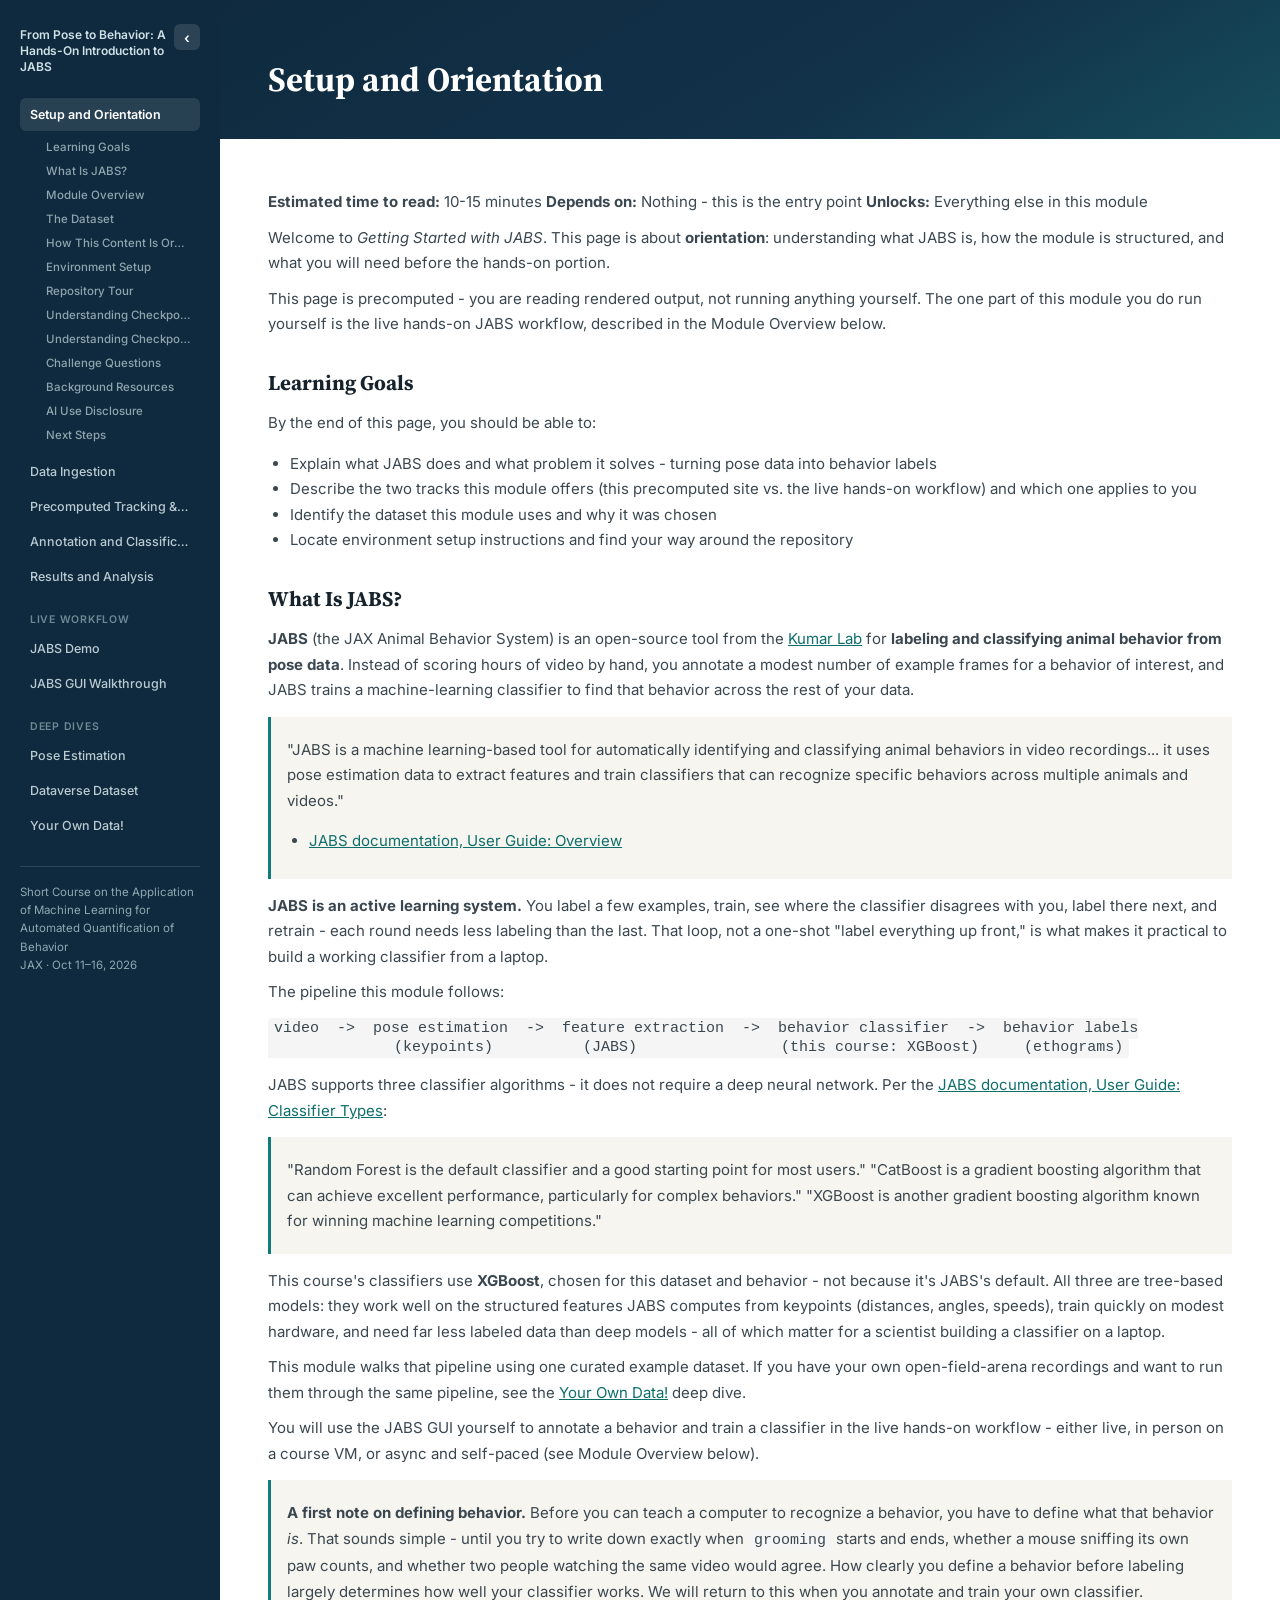
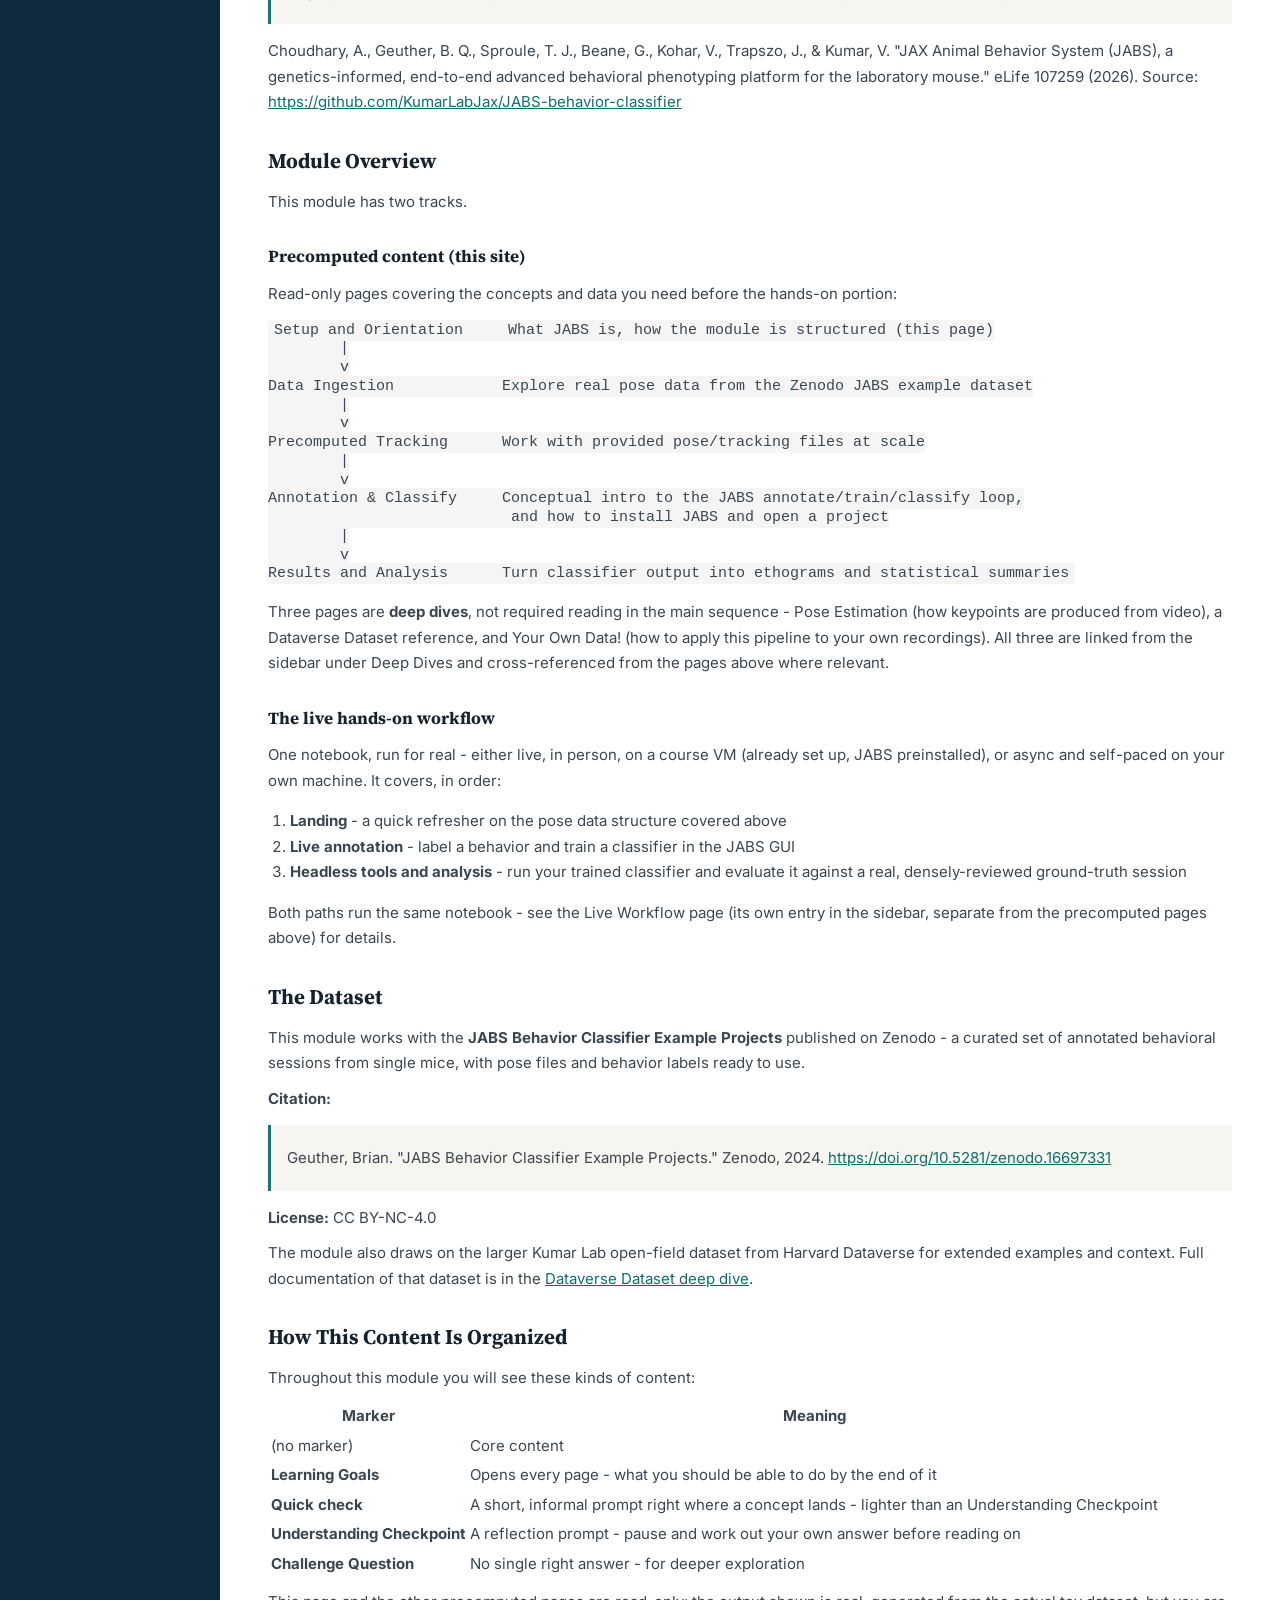
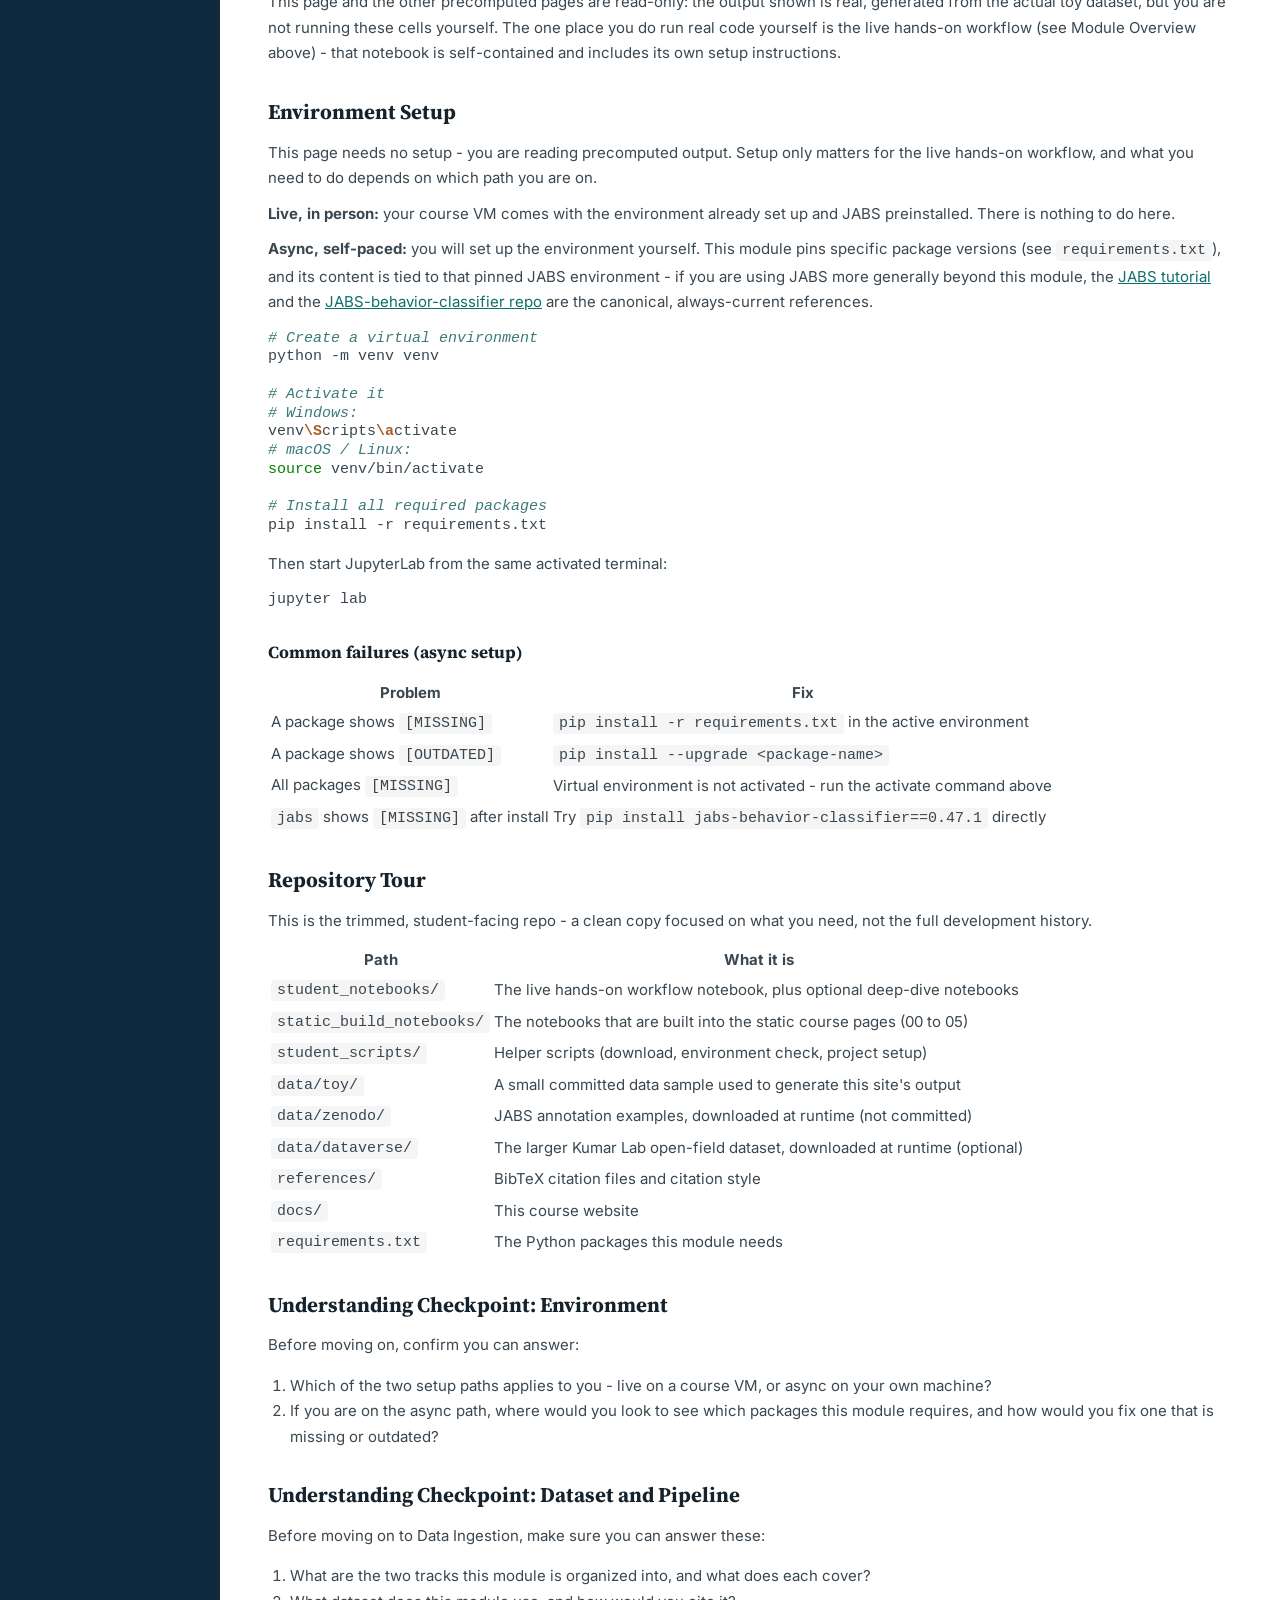
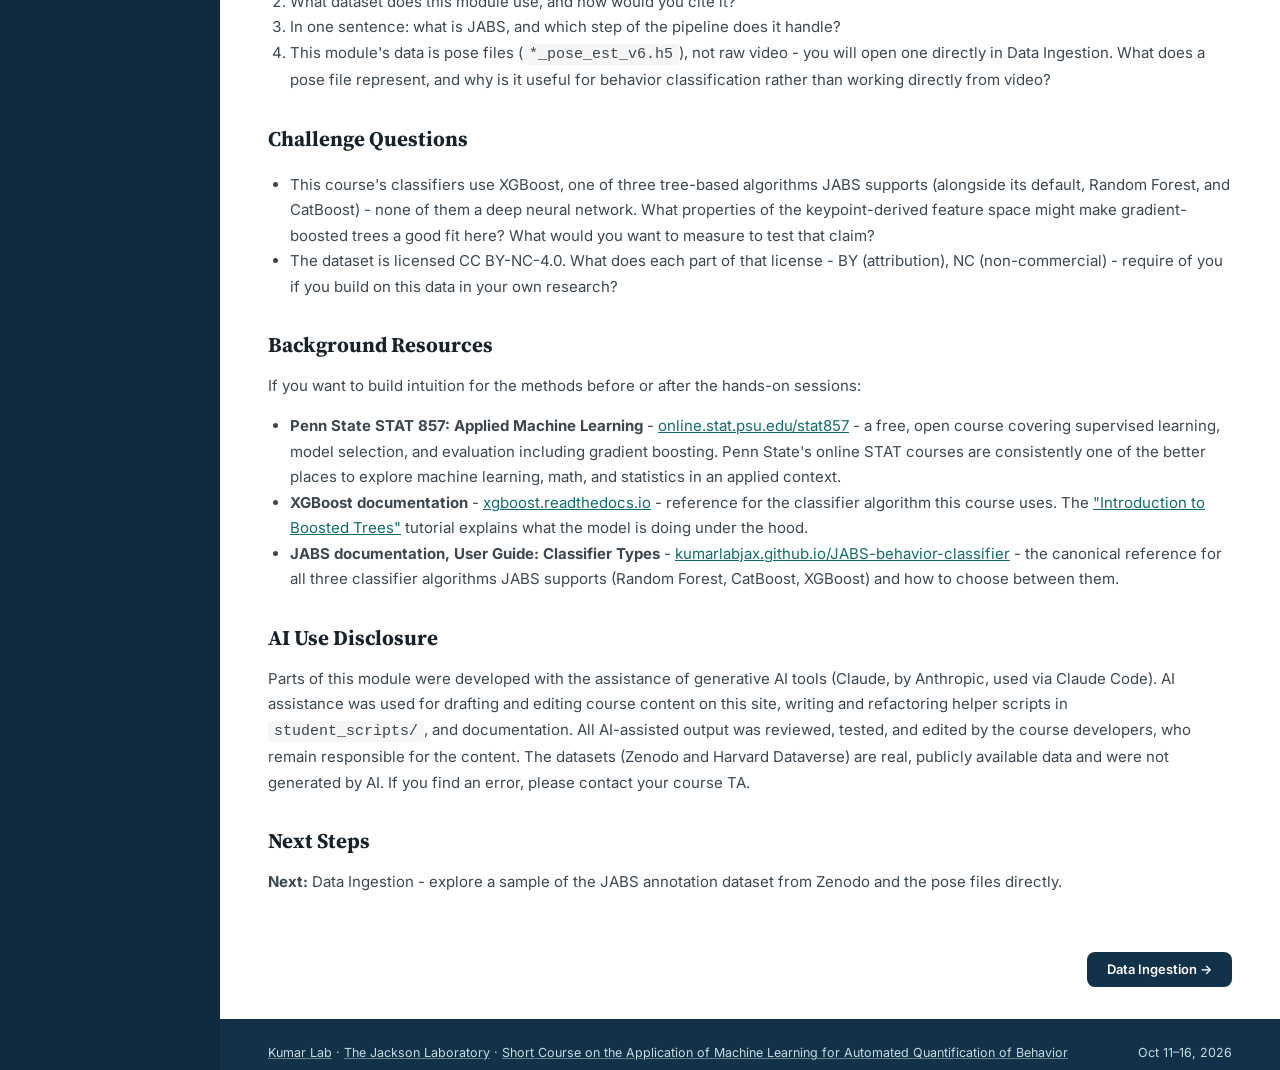
<file: docs/index.html>
<!DOCTYPE html>
<html lang="en">
<head>
<meta charset="UTF-8">
<meta http-equiv="refresh" content="0; url=00_setup_and_orientation.html">
<link rel="canonical" href="00_setup_and_orientation.html">
<title>Getting Started with JABS</title>
</head>
<body>
<p>Redirecting to <a href="00_setup_and_orientation.html">Setup and Orientation</a>...</p>
</body>
</html>
</file>
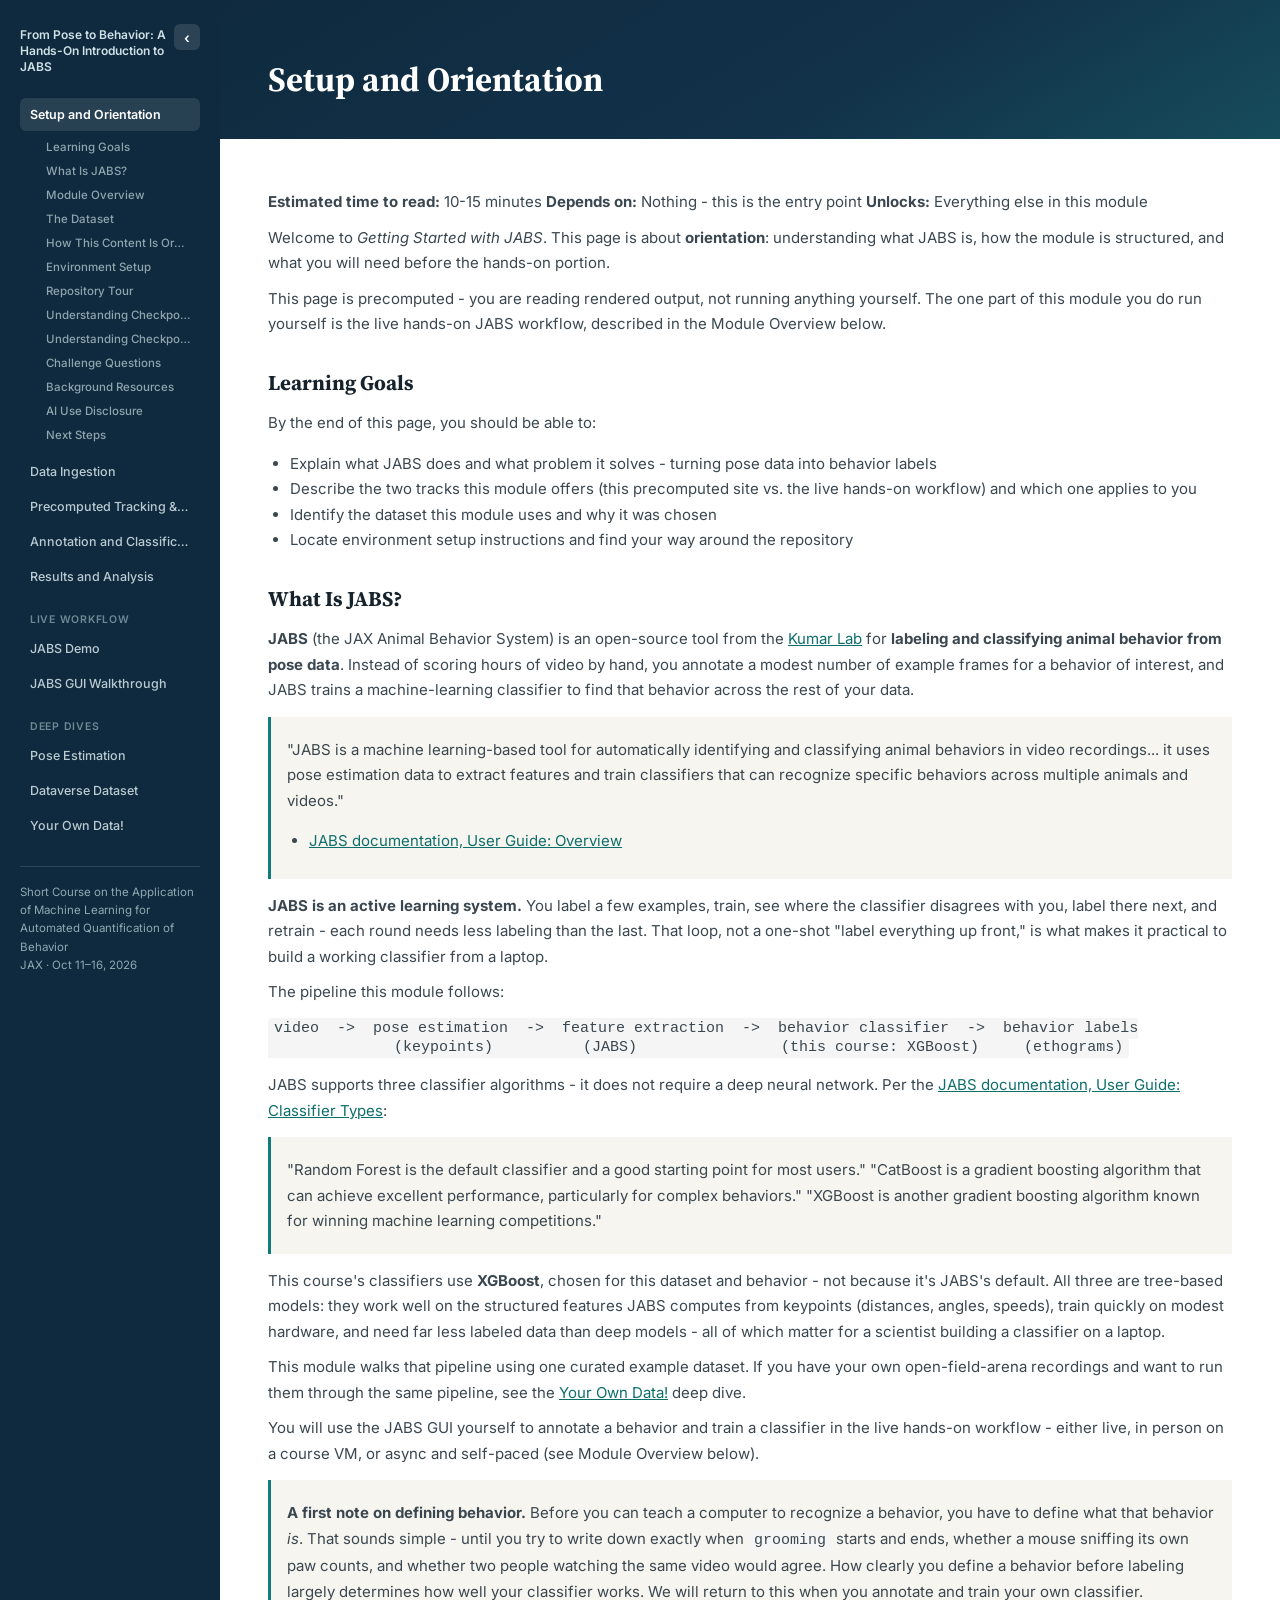
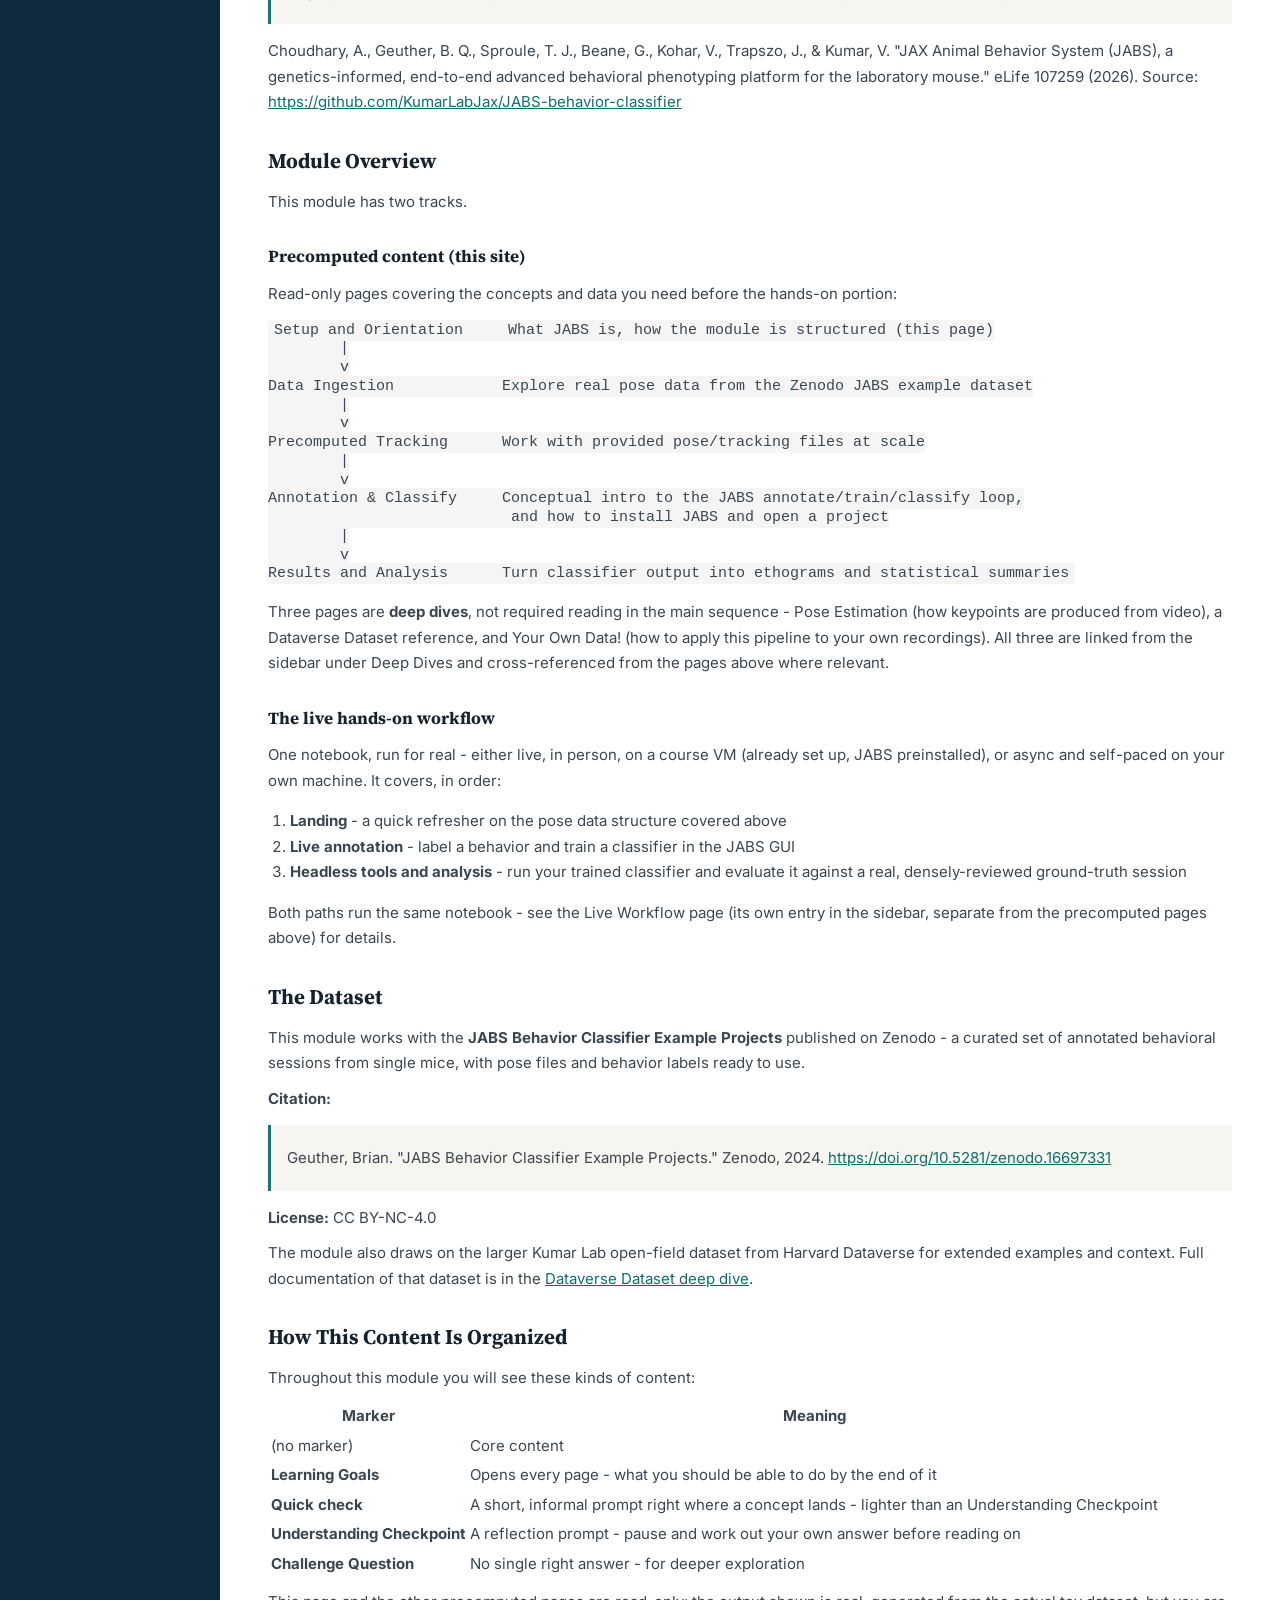
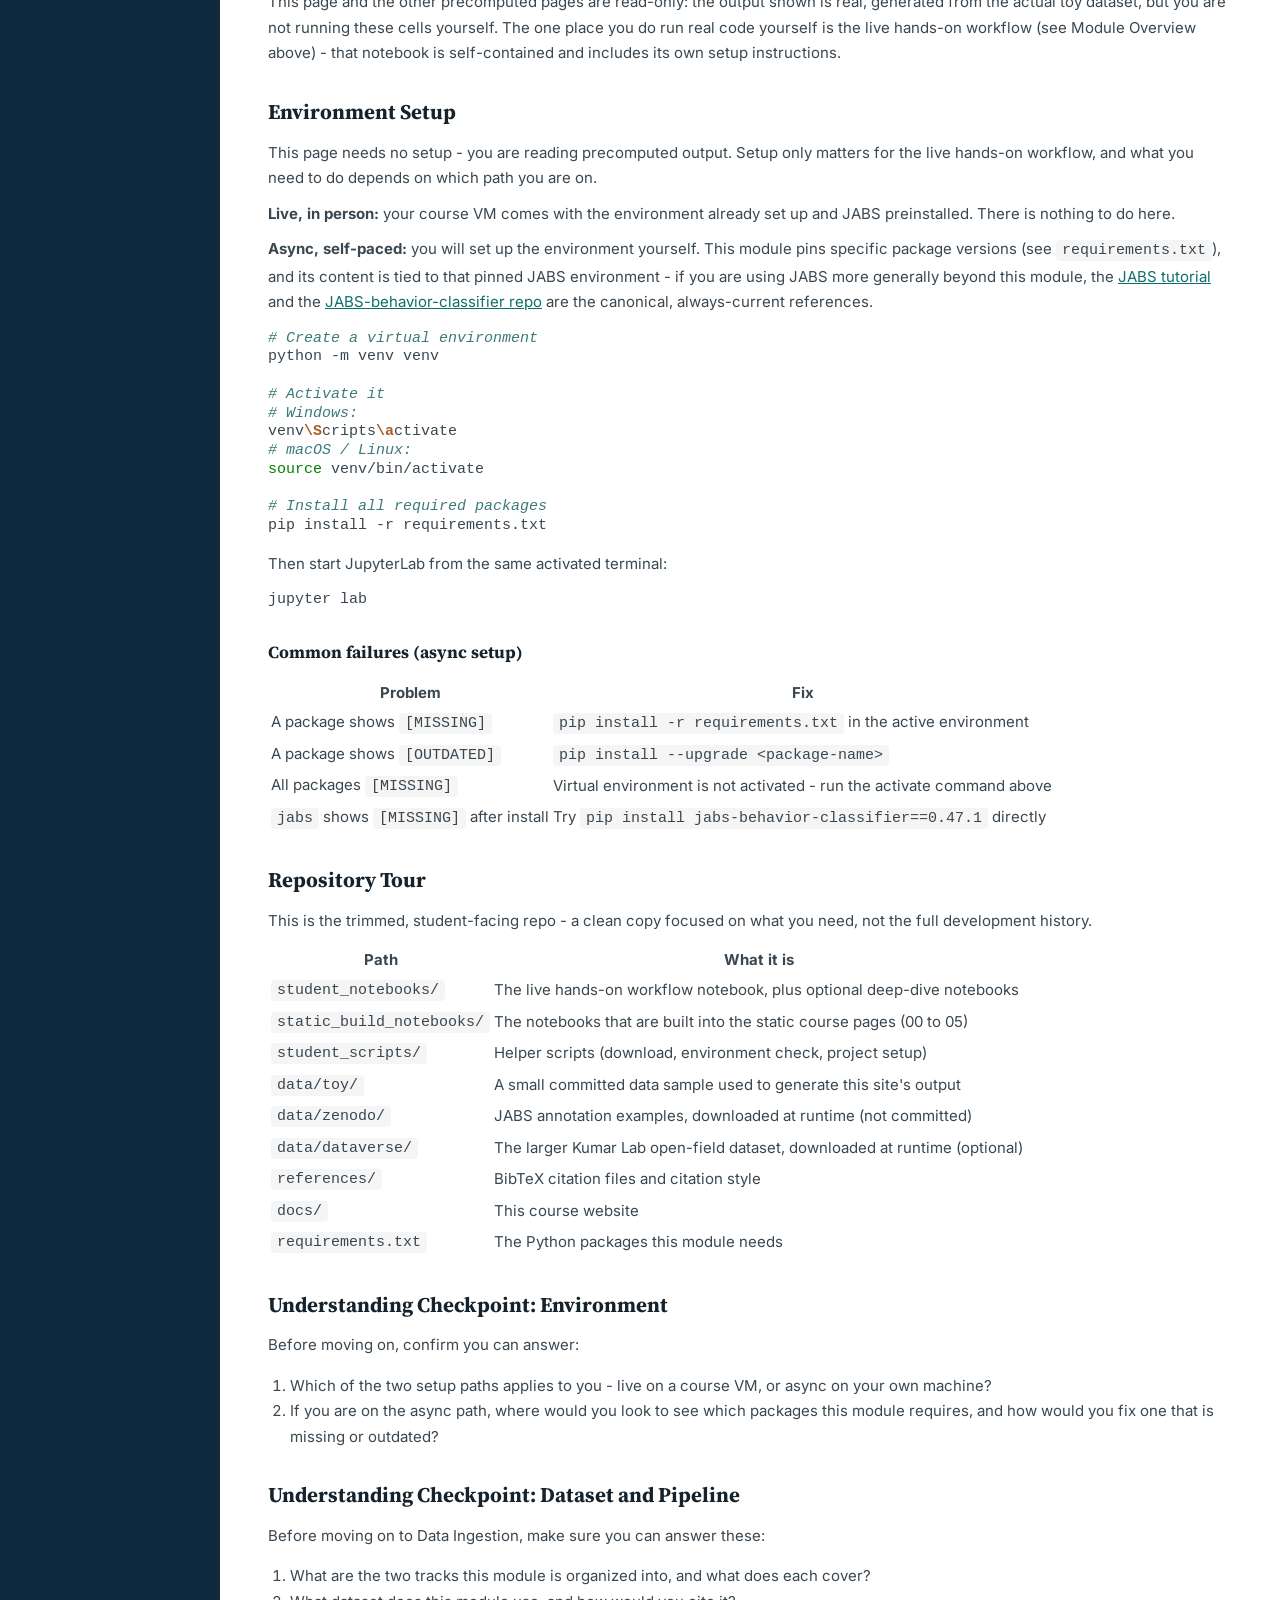
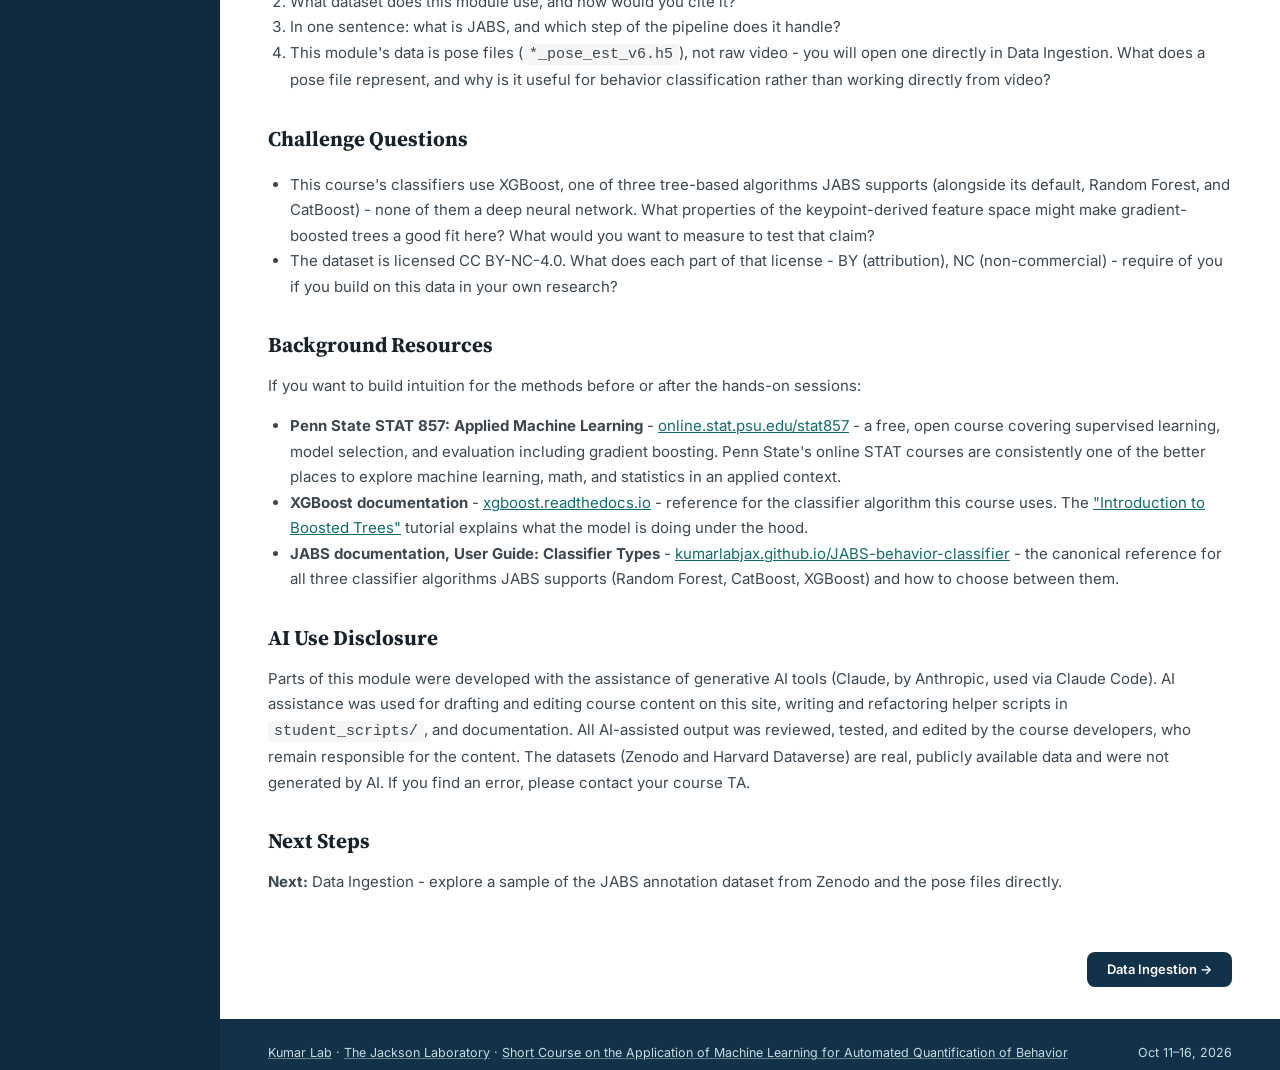
<file: docs/00_setup_and_orientation.html>
<!DOCTYPE html>
<html lang="en">
<head>
<meta charset="UTF-8">
<meta name="viewport" content="width=device-width, initial-scale=1">
<title>Setup and Orientation - Getting Started with JABS</title>
<link rel="preconnect" href="https://fonts.googleapis.com">
<link href="https://fonts.googleapis.com/css2?family=Inter:wght@400;500;600;700;800&family=Source+Serif+4:opsz,wght@8..60,600;8..60,700&display=swap" rel="stylesheet">
<link rel="stylesheet" href="_shared/design-system.css">
<link rel="stylesheet" href="_shared/pygments.css">
</head>
<body>

<div class="page">

  <aside class="sidebar" id="sidebar">
    <div class="sidebar-head">
      <span class="sidebar-brand sidebar-label">From Pose to Behavior: A Hands-On Introduction to JABS</span>
      <button class="sidebar-toggle" id="sidebarToggle" aria-label="Toggle sidebar">&lsaquo;</button>
    </div>
    <nav class="sidebar-nav">
      <a href="00_setup_and_orientation.html" class="active sidebar-label">Setup and Orientation</a>
      <ul class="sidebar-toc sidebar-label">
        <li><a href="#Learning-Goals">Learning Goals</a></li>
        <li><a href="#What-Is-JABS?">What Is JABS?</a></li>
        <li><a href="#Module-Overview">Module Overview</a></li>
        <li><a href="#The-Dataset">The Dataset</a></li>
        <li><a href="#How-This-Content-Is-Organized">How This Content Is Organized</a></li>
        <li><a href="#Environment-Setup">Environment Setup</a></li>
        <li><a href="#Repository-Tour">Repository Tour</a></li>
        <li><a href="#Understanding-Checkpoint:-Environment">Understanding Checkpoint: Environment</a></li>
        <li><a href="#Understanding-Checkpoint:-Dataset-and-Pipeline">Understanding Checkpoint: Dataset and Pipeline</a></li>
        <li><a href="#Challenge-Questions">Challenge Questions</a></li>
        <li><a href="#Background-Resources">Background Resources</a></li>
        <li><a href="#AI-Use-Disclosure">AI Use Disclosure</a></li>
        <li><a href="#Next-Steps">Next Steps</a></li>
      </ul>
      <a href="01_data_ingestion.html" class="sidebar-label">Data Ingestion</a>
      <a href="03_precomputed_tracking.html" class="sidebar-label">Precomputed Tracking & QC</a>
      <a href="04_jabs_classification.html" class="sidebar-label">Annotation and Classification with JABS</a>
      <a href="05_results_and_analysis.html" class="sidebar-label">Results and Analysis</a>
      <div class="sidebar-heading sidebar-label">Live Workflow</div>
      <a href="live_demo.html" class="sidebar-label">JABS Demo</a>
      <a href="live_demo_jabs_gui_walkthrough.html" class="sidebar-label">JABS GUI Walkthrough</a>
      <div class="sidebar-heading sidebar-label">Deep Dives</div>
      <a href="02_pose_estimation.html" class="sidebar-label">Pose Estimation</a>
      <a href="deep_dive_dataverse.html" class="sidebar-label">Dataverse Dataset</a>
      <a href="deep_dive_your_data.html" class="sidebar-label">Your Own Data!</a>
    </nav>
    <div class="sidebar-footer sidebar-label">Short Course on the Application of Machine Learning for Automated Quantification of Behavior<br>JAX &middot; Oct 11&ndash;16, 2026</div>
  </aside>

  <div class="main">

    <div class="hero">
      <h1>Setup and Orientation</h1>
    </div>

    <section>
      <div class="nb-body">
<div class="cell border-box-sizing text_cell rendered" id="cell-id=0"><div class="prompt input_prompt">
</div><div class="inner_cell">
<div class="text_cell_render border-box-sizing rendered_html">
<p><strong>Estimated time to read:</strong> 10-15 minutes
<strong>Depends on:</strong> Nothing - this is the entry point
<strong>Unlocks:</strong> Everything else in this module</p>
<p>Welcome to <em>Getting Started with JABS</em>. This page is about <strong>orientation</strong>: understanding what JABS is, how the module is structured, and what you will need before the hands-on portion.</p>
<p>This page is precomputed - you are reading rendered output, not running anything yourself. The one part of this module you do run yourself is the live hands-on JABS workflow, described in the Module Overview below.</p>
</div>
</div>
</div>
<div class="cell border-box-sizing text_cell rendered" id="cell-id=1"><div class="prompt input_prompt">
</div><div class="inner_cell">
<div class="text_cell_render border-box-sizing rendered_html">
<h2 id="Learning-Goals">Learning Goals<a class="anchor-link" href="#Learning-Goals">¶</a></h2><p>By the end of this page, you should be able to:</p>
<ul>
<li>Explain what JABS does and what problem it solves - turning pose data into behavior labels</li>
<li>Describe the two tracks this module offers (this precomputed site vs. the live hands-on workflow) and which one applies to you</li>
<li>Identify the dataset this module uses and why it was chosen</li>
<li>Locate environment setup instructions and find your way around the repository</li>
</ul>
</div>
</div>
</div>
<div class="cell border-box-sizing text_cell rendered" id="cell-id=2"><div class="prompt input_prompt">
</div><div class="inner_cell">
<div class="text_cell_render border-box-sizing rendered_html">
<h2 id="What-Is-JABS?">What Is JABS?<a class="anchor-link" href="#What-Is-JABS?">¶</a></h2><p><strong>JABS</strong> (the JAX Animal Behavior System) is an open-source tool from the <a href="https://www.kumarlab.org/">Kumar Lab</a> for <strong>labeling and classifying animal behavior from pose data</strong>. Instead of scoring hours of video by hand, you annotate a modest number of example frames for a behavior of interest, and JABS trains a machine-learning classifier to find that behavior across the rest of your data.</p>
<blockquote>
<p>"JABS is a machine learning-based tool for automatically identifying and classifying animal behaviors in video recordings... it uses pose estimation data to extract features and train classifiers that can recognize specific behaviors across multiple animals and videos."</p>
<ul>
<li><a href="https://kumarlabjax.github.io/JABS-behavior-classifier/user-guide/overview/">JABS documentation, User Guide: Overview</a></li>
</ul>
</blockquote>
<p><strong>JABS is an active learning system.</strong> You label a few examples, train, see where the classifier disagrees with you, label there next, and retrain - each round needs less labeling than the last. That loop, not a one-shot "label everything up front," is what makes it practical to build a working classifier from a laptop.</p>
<p>The pipeline this module follows:</p>
<pre><code>video  -&gt;  pose estimation  -&gt;  feature extraction  -&gt;  behavior classifier  -&gt;  behavior labels
              (keypoints)          (JABS)                (this course: XGBoost)     (ethograms)
</code></pre>
<p>JABS supports three classifier algorithms - it does not require a deep neural network. Per the <a href="https://kumarlabjax.github.io/JABS-behavior-classifier/user-guide/classifier-types/">JABS documentation, User Guide: Classifier Types</a>:</p>
<blockquote>
<p>"Random Forest is the default classifier and a good starting point for most users."
"CatBoost is a gradient boosting algorithm that can achieve excellent performance, particularly for complex behaviors."
"XGBoost is another gradient boosting algorithm known for winning machine learning competitions."</p>
</blockquote>
<p>This course's classifiers use <strong>XGBoost</strong>, chosen for this dataset and behavior - not because it's JABS's default. All three are tree-based models: they work well on the structured features JABS computes from keypoints (distances, angles, speeds), train quickly on modest hardware, and need far less labeled data than deep models - all of which matter for a scientist building a classifier on a laptop.</p>
<p>This module walks that pipeline using one curated example dataset. If you have your own open-field-arena recordings and want to run them through the same pipeline, see the <a href="deep_dive_your_data.html">Your Own Data!</a> deep dive.</p>
<p>You will use the JABS GUI yourself to annotate a behavior and train a classifier in the live hands-on workflow - either live, in person on a course VM, or async and self-paced (see Module Overview below).</p>
<blockquote>
<p><strong>A first note on defining behavior.</strong> Before you can teach a computer to recognize a behavior, you have to define what that behavior <em>is</em>. That sounds simple - until you try to write down exactly when <code>grooming</code> starts and ends, whether a mouse sniffing its own paw counts, and whether two people watching the same video would agree. How clearly you define a behavior before labeling largely determines how well your classifier works. We will return to this when you annotate and train your own classifier.</p>
</blockquote>
<p>Choudhary, A., Geuther, B. Q., Sproule, T. J., Beane, G., Kohar, V., Trapszo, J., &amp; Kumar, V. "JAX Animal Behavior System (JABS), a genetics-informed, end-to-end advanced behavioral phenotyping platform for the laboratory mouse." eLife 107259 (2026). Source: <a href="https://github.com/KumarLabJax/JABS-behavior-classifier">https://github.com/KumarLabJax/JABS-behavior-classifier</a></p>
</div>
</div>
</div>
<div class="cell border-box-sizing text_cell rendered" id="cell-id=3"><div class="prompt input_prompt">
</div><div class="inner_cell">
<div class="text_cell_render border-box-sizing rendered_html">
<h2 id="Module-Overview">Module Overview<a class="anchor-link" href="#Module-Overview">¶</a></h2><p>This module has two tracks.</p>
<h3 id="Precomputed-content-(this-site)">Precomputed content (this site)<a class="anchor-link" href="#Precomputed-content-(this-site)">¶</a></h3><p>Read-only pages covering the concepts and data you need before the hands-on portion:</p>
<pre><code>Setup and Orientation     What JABS is, how the module is structured (this page)
        |
        v
Data Ingestion            Explore real pose data from the Zenodo JABS example dataset
        |
        v
Precomputed Tracking      Work with provided pose/tracking files at scale
        |
        v
Annotation &amp; Classify     Conceptual intro to the JABS annotate/train/classify loop,
                           and how to install JABS and open a project
        |
        v
Results and Analysis      Turn classifier output into ethograms and statistical summaries
</code></pre>
<p>Three pages are <strong>deep dives</strong>, not required reading in the main sequence - Pose Estimation
(how keypoints are produced from video), a Dataverse Dataset reference, and Your Own Data! (how to
apply this pipeline to your own recordings). All three are linked from the sidebar under Deep
Dives and cross-referenced from the pages above where relevant.</p>
<h3 id="The-live-hands-on-workflow">The live hands-on workflow<a class="anchor-link" href="#The-live-hands-on-workflow">¶</a></h3><p>One notebook, run for real - either live, in person, on a course VM (already set up, JABS
preinstalled), or async and self-paced on your own machine. It covers, in order:</p>
<ol>
<li><strong>Landing</strong> - a quick refresher on the pose data structure covered above</li>
<li><strong>Live annotation</strong> - label a behavior and train a classifier in the JABS GUI</li>
<li><strong>Headless tools and analysis</strong> - run your trained classifier and evaluate it against a
real, densely-reviewed ground-truth session</li>
</ol>
<p>Both paths run the same notebook - see the Live Workflow page (its own entry in the
sidebar, separate from the precomputed pages above) for details.</p>
</div>
</div>
</div>
<div class="cell border-box-sizing text_cell rendered" id="cell-id=4"><div class="prompt input_prompt">
</div><div class="inner_cell">
<div class="text_cell_render border-box-sizing rendered_html">
<h2 id="The-Dataset">The Dataset<a class="anchor-link" href="#The-Dataset">¶</a></h2><p>This module works with the <strong>JABS Behavior Classifier Example Projects</strong> published on Zenodo - a curated set of annotated behavioral sessions from single mice, with pose files and behavior labels ready to use.</p>
<p><strong>Citation:</strong></p>
<blockquote>
<p>Geuther, Brian. "JABS Behavior Classifier Example Projects." Zenodo, 2024. <a href="https://doi.org/10.5281/zenodo.16697331">https://doi.org/10.5281/zenodo.16697331</a></p>
</blockquote>
<p><strong>License:</strong> CC BY-NC-4.0</p>
<p>The module also draws on the larger Kumar Lab open-field dataset from Harvard Dataverse for extended examples and context. Full documentation of that dataset is in the <a href="deep_dive_dataverse.html">Dataverse Dataset deep dive</a>.</p>
</div>
</div>
</div>
<div class="cell border-box-sizing text_cell rendered" id="cell-id=5"><div class="prompt input_prompt">
</div><div class="inner_cell">
<div class="text_cell_render border-box-sizing rendered_html">
<h2 id="How-This-Content-Is-Organized">How This Content Is Organized<a class="anchor-link" href="#How-This-Content-Is-Organized">¶</a></h2><p>Throughout this module you will see these kinds of content:</p>
<table>
<thead>
<tr>
<th>Marker</th>
<th>Meaning</th>
</tr>
</thead>
<tbody>
<tr>
<td>(no marker)</td>
<td>Core content</td>
</tr>
<tr>
<td><strong>Learning Goals</strong></td>
<td>Opens every page - what you should be able to do by the end of it</td>
</tr>
<tr>
<td><strong>Quick check</strong></td>
<td>A short, informal prompt right where a concept lands - lighter than an Understanding Checkpoint</td>
</tr>
<tr>
<td><strong>Understanding Checkpoint</strong></td>
<td>A reflection prompt - pause and work out your own answer before reading on</td>
</tr>
<tr>
<td><strong>Challenge Question</strong></td>
<td>No single right answer - for deeper exploration</td>
</tr>
</tbody>
</table>
<p>This page and the other precomputed pages are read-only: the output shown is real, generated
from the actual toy dataset, but you are not running these cells yourself. The one place you do
run real code yourself is the live hands-on workflow (see Module Overview above) - that notebook
is self-contained and includes its own setup instructions.</p>
</div>
</div>
</div>
<div class="cell border-box-sizing text_cell rendered" id="cell-id=6"><div class="prompt input_prompt">
</div><div class="inner_cell">
<div class="text_cell_render border-box-sizing rendered_html">
<h2 id="Environment-Setup">Environment Setup<a class="anchor-link" href="#Environment-Setup">¶</a></h2><p>This page needs no setup - you are reading precomputed output. Setup only matters for the live
hands-on workflow, and what you need to do depends on which path you are on.</p>
<p><strong>Live, in person:</strong> your course VM comes with the environment already set up and JABS
preinstalled. There is nothing to do here.</p>
<p><strong>Async, self-paced:</strong> you will set up the environment yourself. This module pins specific
package versions (see <code>requirements.txt</code>), and its content is tied to that pinned JABS
environment - if you are using JABS more generally beyond this module, the
<a href="https://jabs-tutorial.readthedocs.io/en/latest/">JABS tutorial</a> and the
<a href="https://github.com/KumarLabJax/JABS-behavior-classifier">JABS-behavior-classifier repo</a> are the
canonical, always-current references.</p>
<div class="highlight"><pre><span></span><span class="c1"># Create a virtual environment</span>
python<span class="w"> </span>-m<span class="w"> </span>venv<span class="w"> </span>venv

<span class="c1"># Activate it</span>
<span class="c1"># Windows:</span>
venv<span class="se">\S</span>cripts<span class="se">\a</span>ctivate
<span class="c1"># macOS / Linux:</span>
<span class="nb">source</span><span class="w"> </span>venv/bin/activate

<span class="c1"># Install all required packages</span>
pip<span class="w"> </span>install<span class="w"> </span>-r<span class="w"> </span>requirements.txt
</pre></div>
<p>Then start JupyterLab from the same activated terminal:</p>
<div class="highlight"><pre><span></span>jupyter<span class="w"> </span>lab
</pre></div>
<h3 id="Common-failures-(async-setup)">Common failures (async setup)<a class="anchor-link" href="#Common-failures-(async-setup)">¶</a></h3><table>
<thead>
<tr>
<th>Problem</th>
<th>Fix</th>
</tr>
</thead>
<tbody>
<tr>
<td>A package shows <code>[MISSING]</code></td>
<td><code>pip install -r requirements.txt</code> in the active environment</td>
</tr>
<tr>
<td>A package shows <code>[OUTDATED]</code></td>
<td><code>pip install --upgrade &lt;package-name&gt;</code></td>
</tr>
<tr>
<td>All packages <code>[MISSING]</code></td>
<td>Virtual environment is not activated - run the activate command above</td>
</tr>
<tr>
<td><code>jabs</code> shows <code>[MISSING]</code> after install</td>
<td>Try <code>pip install jabs-behavior-classifier==0.47.1</code> directly</td>
</tr>
</tbody>
</table>
</div>
</div>
</div>
<div class="cell border-box-sizing text_cell rendered" id="cell-id=7"><div class="prompt input_prompt">
</div><div class="inner_cell">
<div class="text_cell_render border-box-sizing rendered_html">
<h2 id="Repository-Tour">Repository Tour<a class="anchor-link" href="#Repository-Tour">¶</a></h2><p>This is the trimmed, student-facing repo - a clean copy focused on what you need, not the full
development history.</p>
<table>
<thead>
<tr>
<th>Path</th>
<th>What it is</th>
</tr>
</thead>
<tbody>
<tr>
<td><code>student_notebooks/</code></td>
<td>The live hands-on workflow notebook, plus optional deep-dive notebooks</td>
</tr>
<tr>
<td><code>static_build_notebooks/</code></td>
<td>The notebooks that are built into the static course pages (00 to 05)</td>
</tr>
<tr>
<td><code>student_scripts/</code></td>
<td>Helper scripts (download, environment check, project setup)</td>
</tr>
<tr>
<td><code>data/toy/</code></td>
<td>A small committed data sample used to generate this site's output</td>
</tr>
<tr>
<td><code>data/zenodo/</code></td>
<td>JABS annotation examples, downloaded at runtime (not committed)</td>
</tr>
<tr>
<td><code>data/dataverse/</code></td>
<td>The larger Kumar Lab open-field dataset, downloaded at runtime (optional)</td>
</tr>
<tr>
<td><code>references/</code></td>
<td>BibTeX citation files and citation style</td>
</tr>
<tr>
<td><code>docs/</code></td>
<td>This course website</td>
</tr>
<tr>
<td><code>requirements.txt</code></td>
<td>The Python packages this module needs</td>
</tr>
</tbody>
</table>
</div>
</div>
</div>
<div class="cell border-box-sizing text_cell rendered" id="cell-id=8"><div class="prompt input_prompt">
</div><div class="inner_cell">
<div class="text_cell_render border-box-sizing rendered_html">
<h2 id="Understanding-Checkpoint:-Environment">Understanding Checkpoint: Environment<a class="anchor-link" href="#Understanding-Checkpoint:-Environment">¶</a></h2><p>Before moving on, confirm you can answer:</p>
<ol>
<li>Which of the two setup paths applies to you - live on a course VM, or async on your own
machine?</li>
<li>If you are on the async path, where would you look to see which packages this module
requires, and how would you fix one that is missing or outdated?</li>
</ol>
</div>
</div>
</div>
<div class="cell border-box-sizing text_cell rendered" id="cell-id=9"><div class="prompt input_prompt">
</div><div class="inner_cell">
<div class="text_cell_render border-box-sizing rendered_html">
<h2 id="Understanding-Checkpoint:-Dataset-and-Pipeline">Understanding Checkpoint: Dataset and Pipeline<a class="anchor-link" href="#Understanding-Checkpoint:-Dataset-and-Pipeline">¶</a></h2><p>Before moving on to Data Ingestion, make sure you can answer these:</p>
<ol>
<li>What are the two tracks this module is organized into, and what does each cover?</li>
<li>What dataset does this module use, and how would you cite it?</li>
<li>In one sentence: what is JABS, and which step of the pipeline does it handle?</li>
<li>This module's data is pose files (<code>*_pose_est_v6.h5</code>), not raw video - you will open one
directly in Data Ingestion. What does a pose file represent, and why is it useful for
behavior classification rather than working directly from video?</li>
</ol>
</div>
</div>
</div>
<div class="cell border-box-sizing text_cell rendered" id="cell-id=10"><div class="prompt input_prompt">
</div><div class="inner_cell">
<div class="text_cell_render border-box-sizing rendered_html">
<h2 id="Challenge-Questions">Challenge Questions<a class="anchor-link" href="#Challenge-Questions">¶</a></h2><ul>
<li>This course's classifiers use XGBoost, one of three tree-based algorithms JABS supports (alongside its default, Random Forest, and CatBoost) - none of them a deep neural network. What properties of the keypoint-derived feature space might make gradient-boosted trees a good fit here? What would you want to measure to test that claim?</li>
<li>The dataset is licensed CC BY-NC-4.0. What does each part of that license - BY (attribution), NC (non-commercial) - require of you if you build on this data in your own research?</li>
</ul>
</div>
</div>
</div>
<div class="cell border-box-sizing text_cell rendered" id="cell-id=11"><div class="prompt input_prompt">
</div><div class="inner_cell">
<div class="text_cell_render border-box-sizing rendered_html">
<h2 id="Background-Resources">Background Resources<a class="anchor-link" href="#Background-Resources">¶</a></h2><p>If you want to build intuition for the methods before or after the hands-on sessions:</p>
<ul>
<li><strong>Penn State STAT 857: Applied Machine Learning</strong> - <a href="https://online.stat.psu.edu/stat857/intro/">online.stat.psu.edu/stat857</a> - a free, open course covering supervised learning, model selection, and evaluation including gradient boosting. Penn State's online STAT courses are consistently one of the better places to explore machine learning, math, and statistics in an applied context.</li>
<li><strong>XGBoost documentation</strong> - <a href="https://xgboost.readthedocs.io/en/stable/">xgboost.readthedocs.io</a> - reference for the classifier algorithm this course uses. The <a href="https://xgboost.readthedocs.io/en/stable/tutorials/model.html">"Introduction to Boosted Trees"</a> tutorial explains what the model is doing under the hood.</li>
<li><strong>JABS documentation, User Guide: Classifier Types</strong> - <a href="https://kumarlabjax.github.io/JABS-behavior-classifier/user-guide/classifier-types/">kumarlabjax.github.io/JABS-behavior-classifier</a> - the canonical reference for all three classifier algorithms JABS supports (Random Forest, CatBoost, XGBoost) and how to choose between them.</li>
</ul>
</div>
</div>
</div>
<div class="cell border-box-sizing text_cell rendered" id="cell-id=11b"><div class="prompt input_prompt">
</div><div class="inner_cell">
<div class="text_cell_render border-box-sizing rendered_html">
<h2 id="AI-Use-Disclosure">AI Use Disclosure<a class="anchor-link" href="#AI-Use-Disclosure">¶</a></h2><p>Parts of this module were developed with the assistance of generative AI tools (Claude, by Anthropic, used via Claude Code). AI assistance was used for drafting and editing course content on this site, writing and refactoring helper scripts in <code>student_scripts/</code>, and documentation. All AI-assisted output was reviewed, tested, and edited by the course developers, who remain responsible for the content. The datasets (Zenodo and Harvard Dataverse) are real, publicly available data and were not generated by AI. If you find an error, please contact your course TA.</p>
</div>
</div>
</div>
<div class="cell border-box-sizing text_cell rendered" id="cell-id=12"><div class="prompt input_prompt">
</div><div class="inner_cell">
<div class="text_cell_render border-box-sizing rendered_html">
<h2 id="Next-Steps">Next Steps<a class="anchor-link" href="#Next-Steps">¶</a></h2><p><strong>Next:</strong> Data Ingestion - explore a sample of the JABS annotation dataset from Zenodo and the
pose files directly.</p>
</div>
</div>
</div>

      </div>
    </section>
    <div class="page-next">
      <a class="btn-primary" href="01_data_ingestion.html">Data Ingestion &rarr;</a>
    </div>


    <div class="page-footer">
      <span><a href="https://www.kumarlab.org/">Kumar Lab</a> &middot; <a href="https://www.jax.org/">The Jackson Laboratory</a> &middot; <a href="https://www.jax.org/education-and-learning/education-calendar/2026/10-october/machine-learning-for-automated-quantification-of-behavior-short-course">Short Course on the Application of Machine Learning for Automated Quantification of Behavior</a></span>
      <span>Oct 11&ndash;16, 2026</span>
    </div>

  </div>
</div>

<script src="_shared/site.js"></script>
<script>
  JabsSite.initSidebarToggle();
  JabsSite.initScrollToTop();
</script>

</body>
</html>
</file>
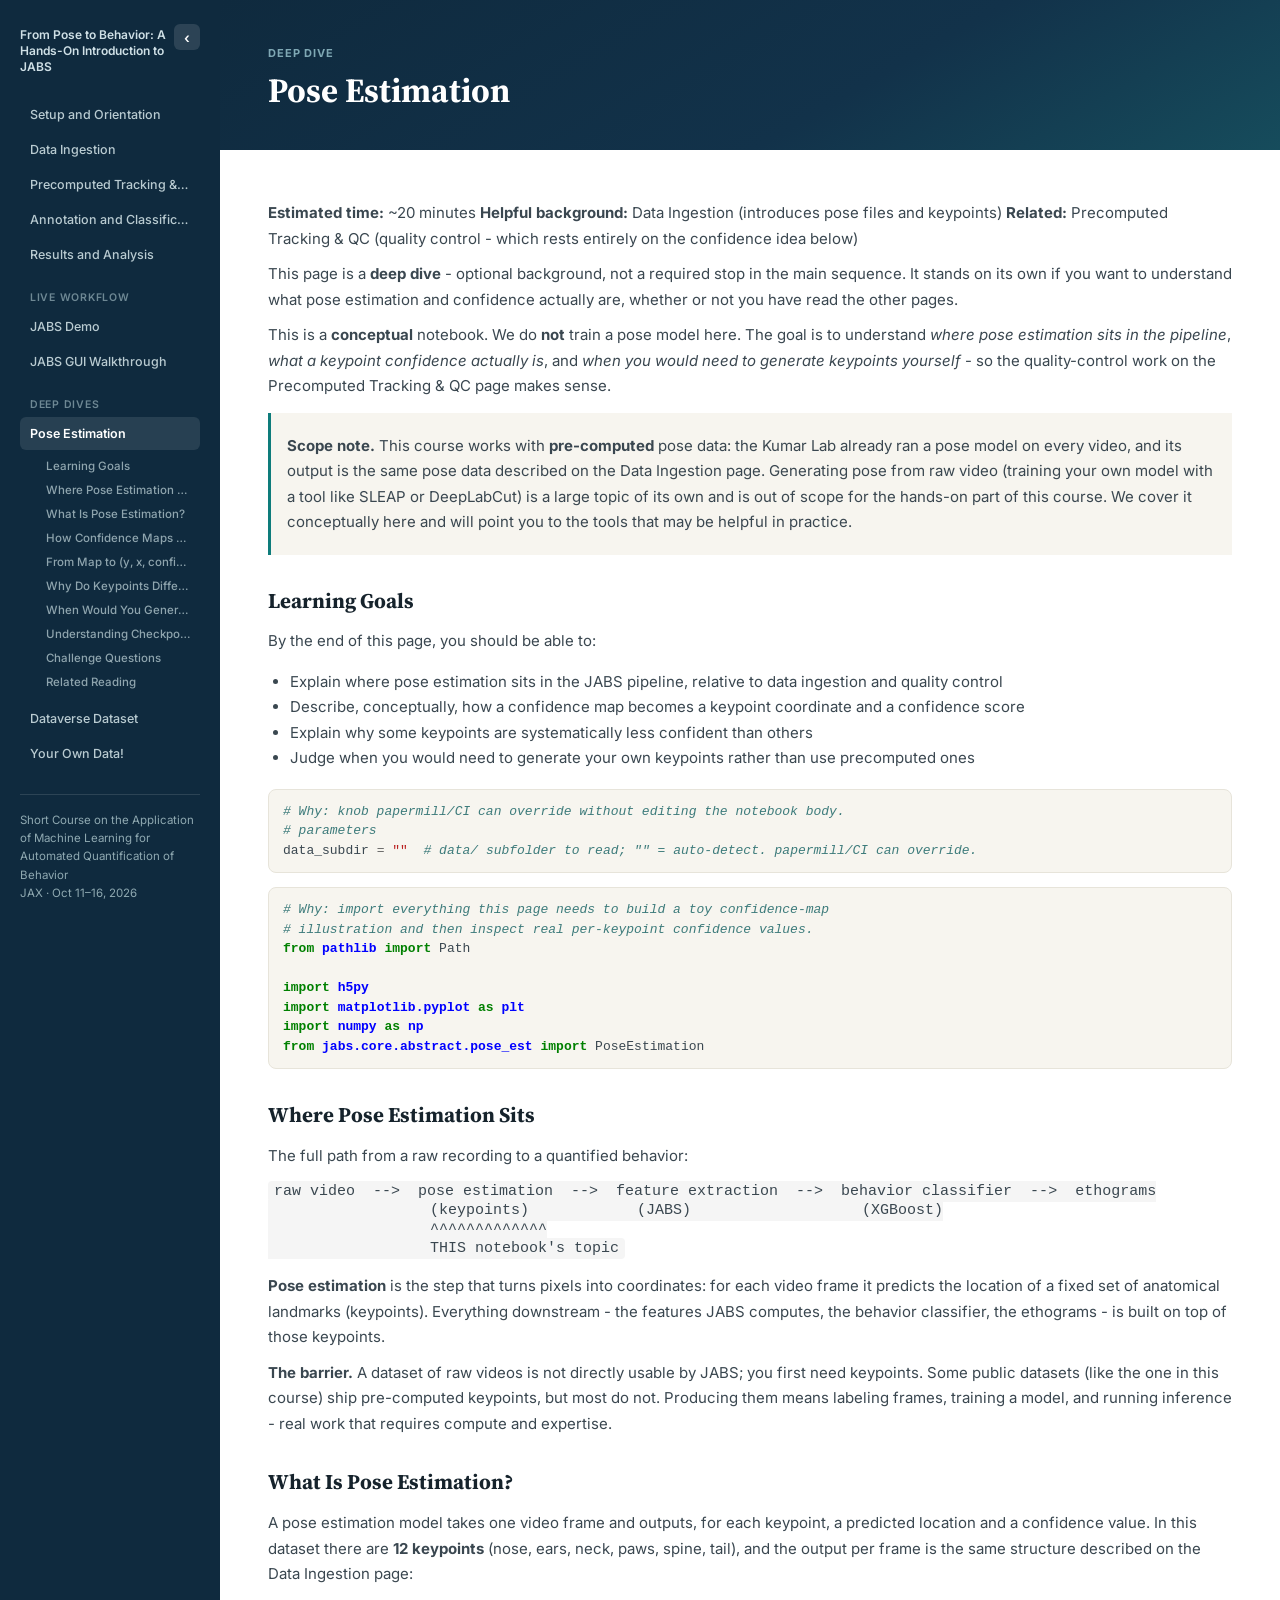
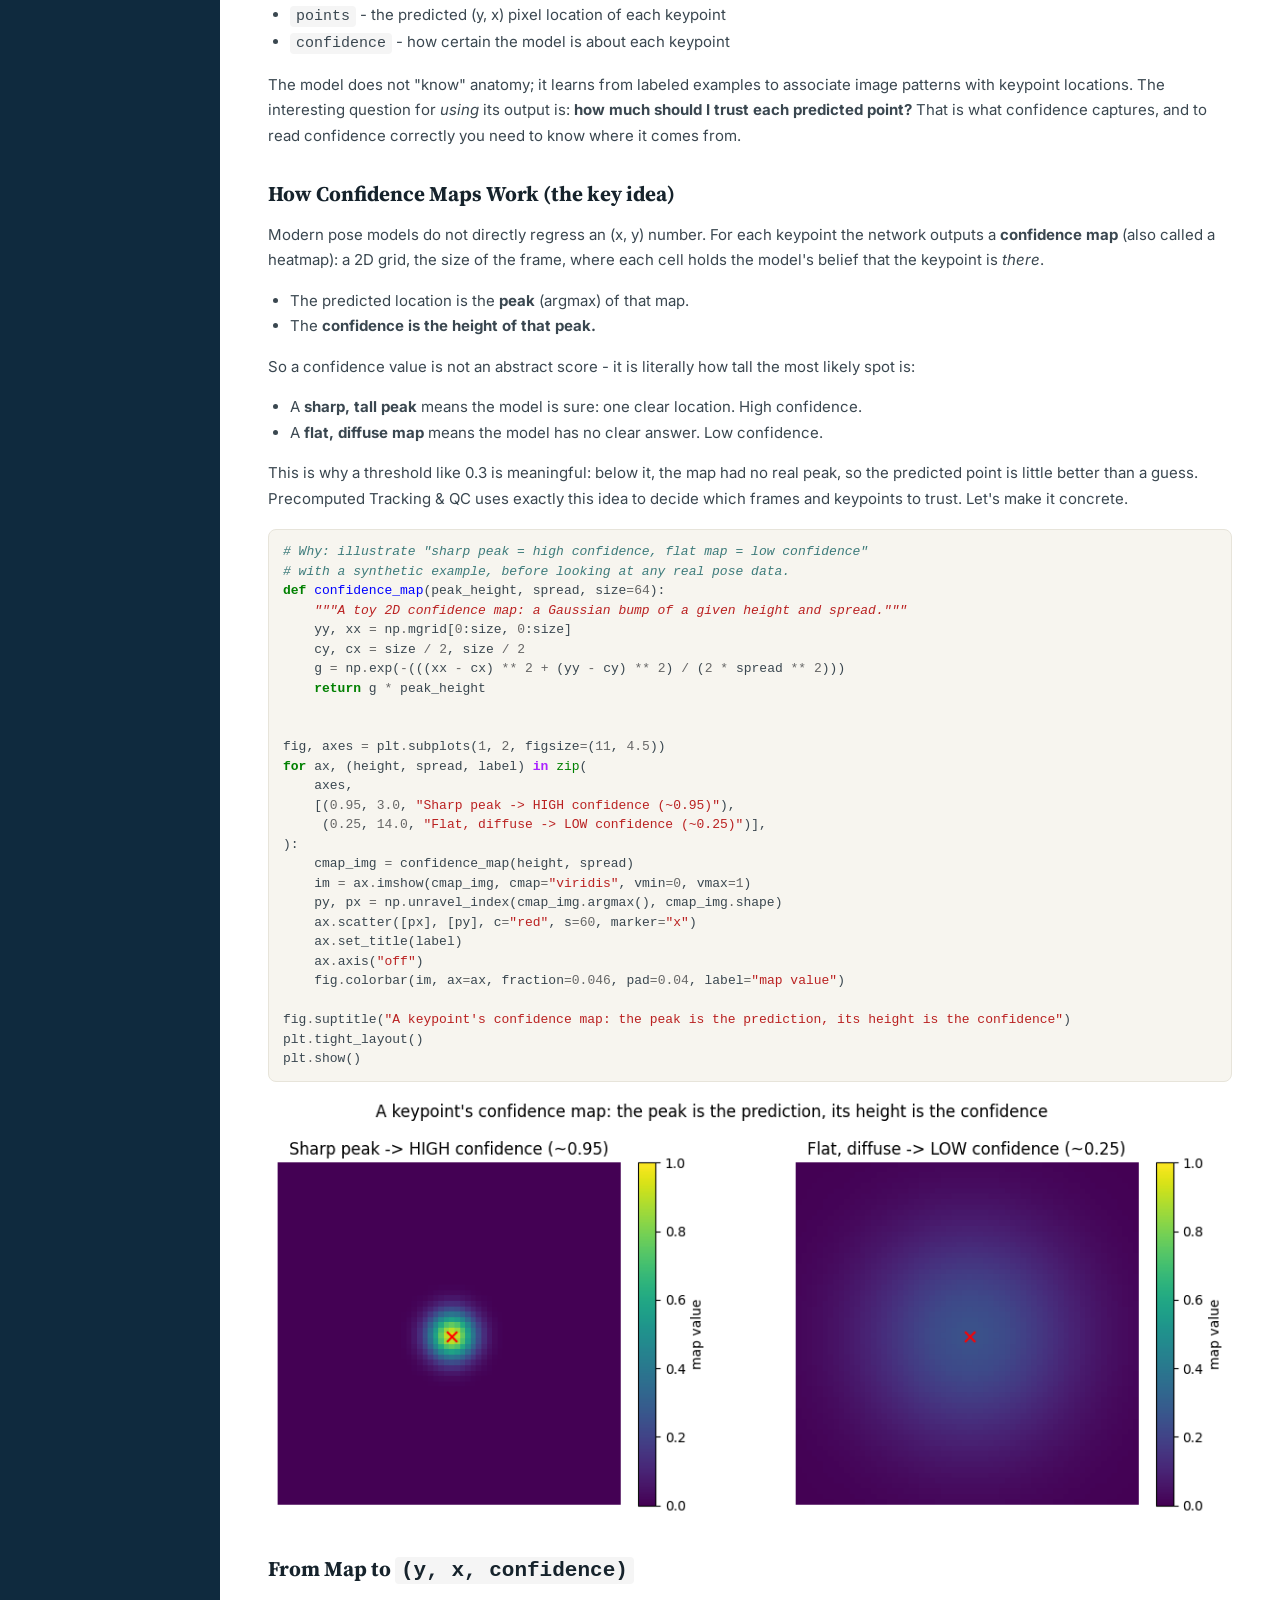
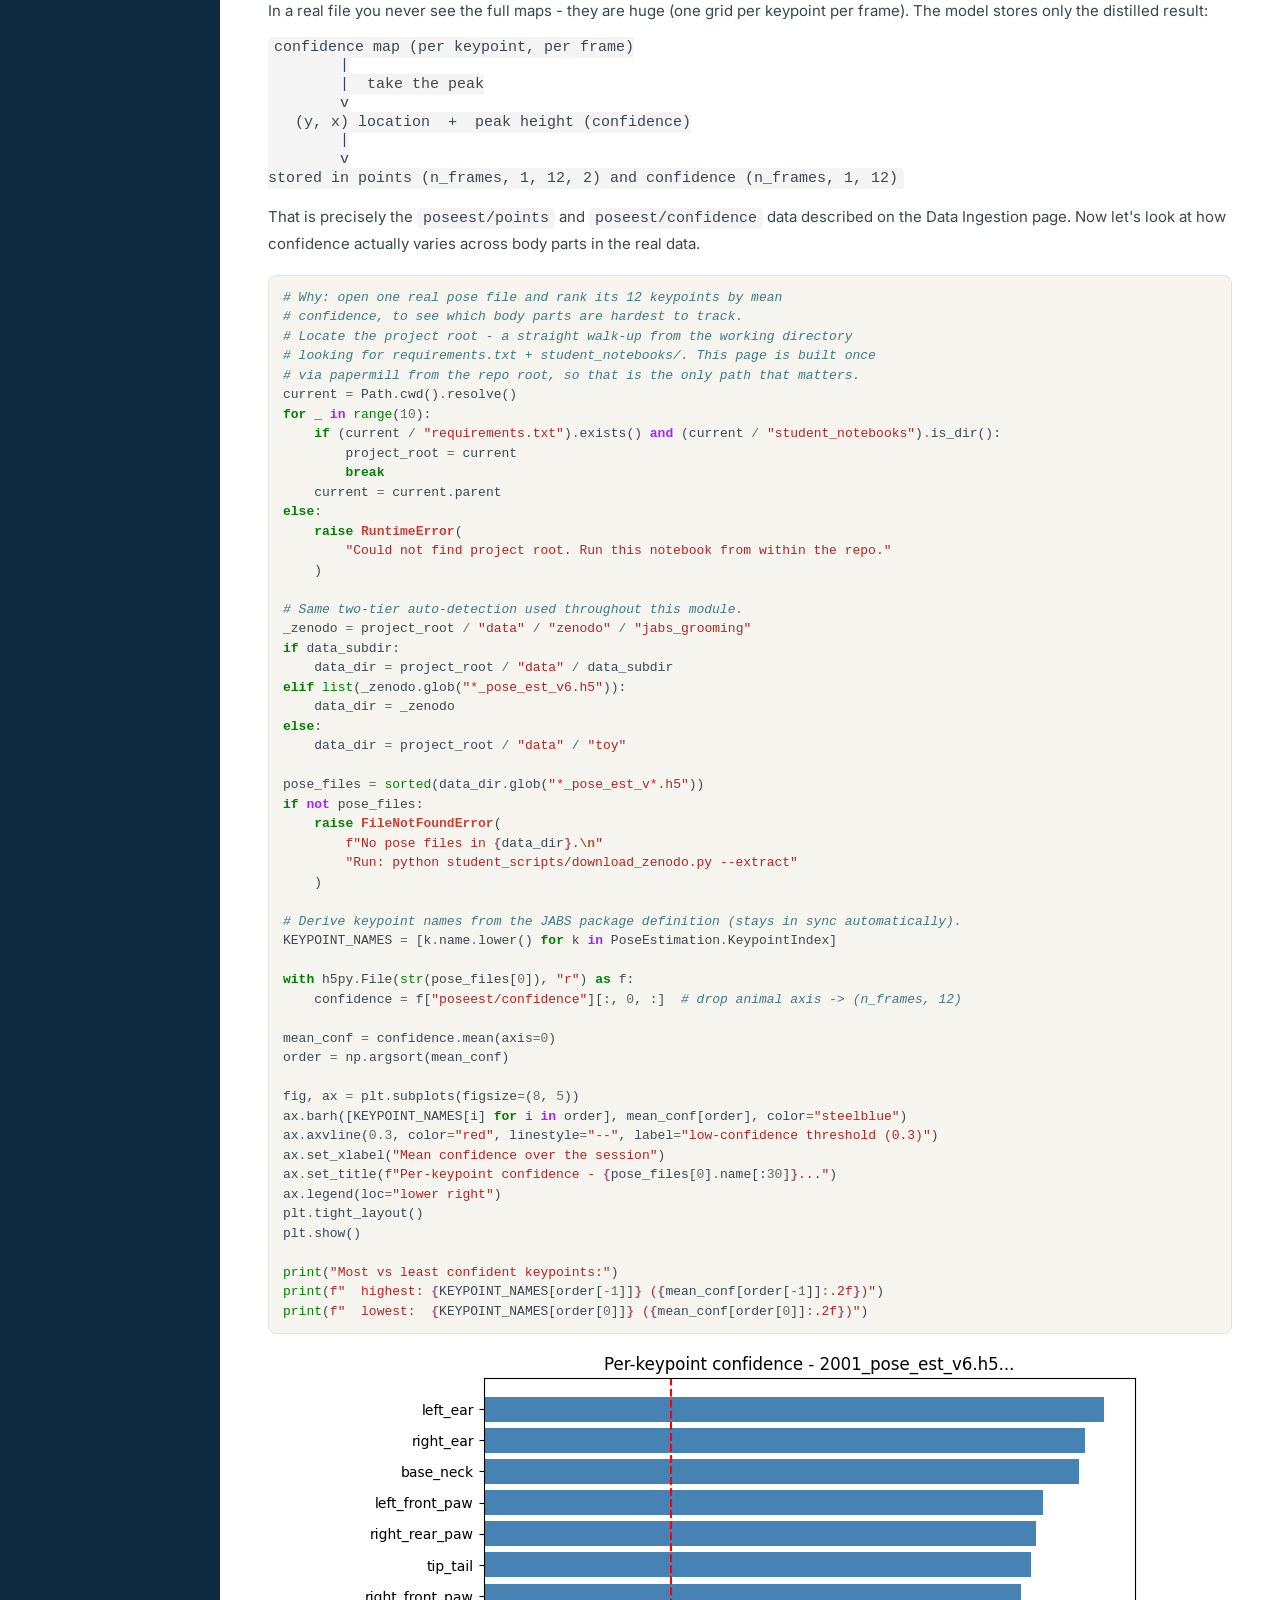
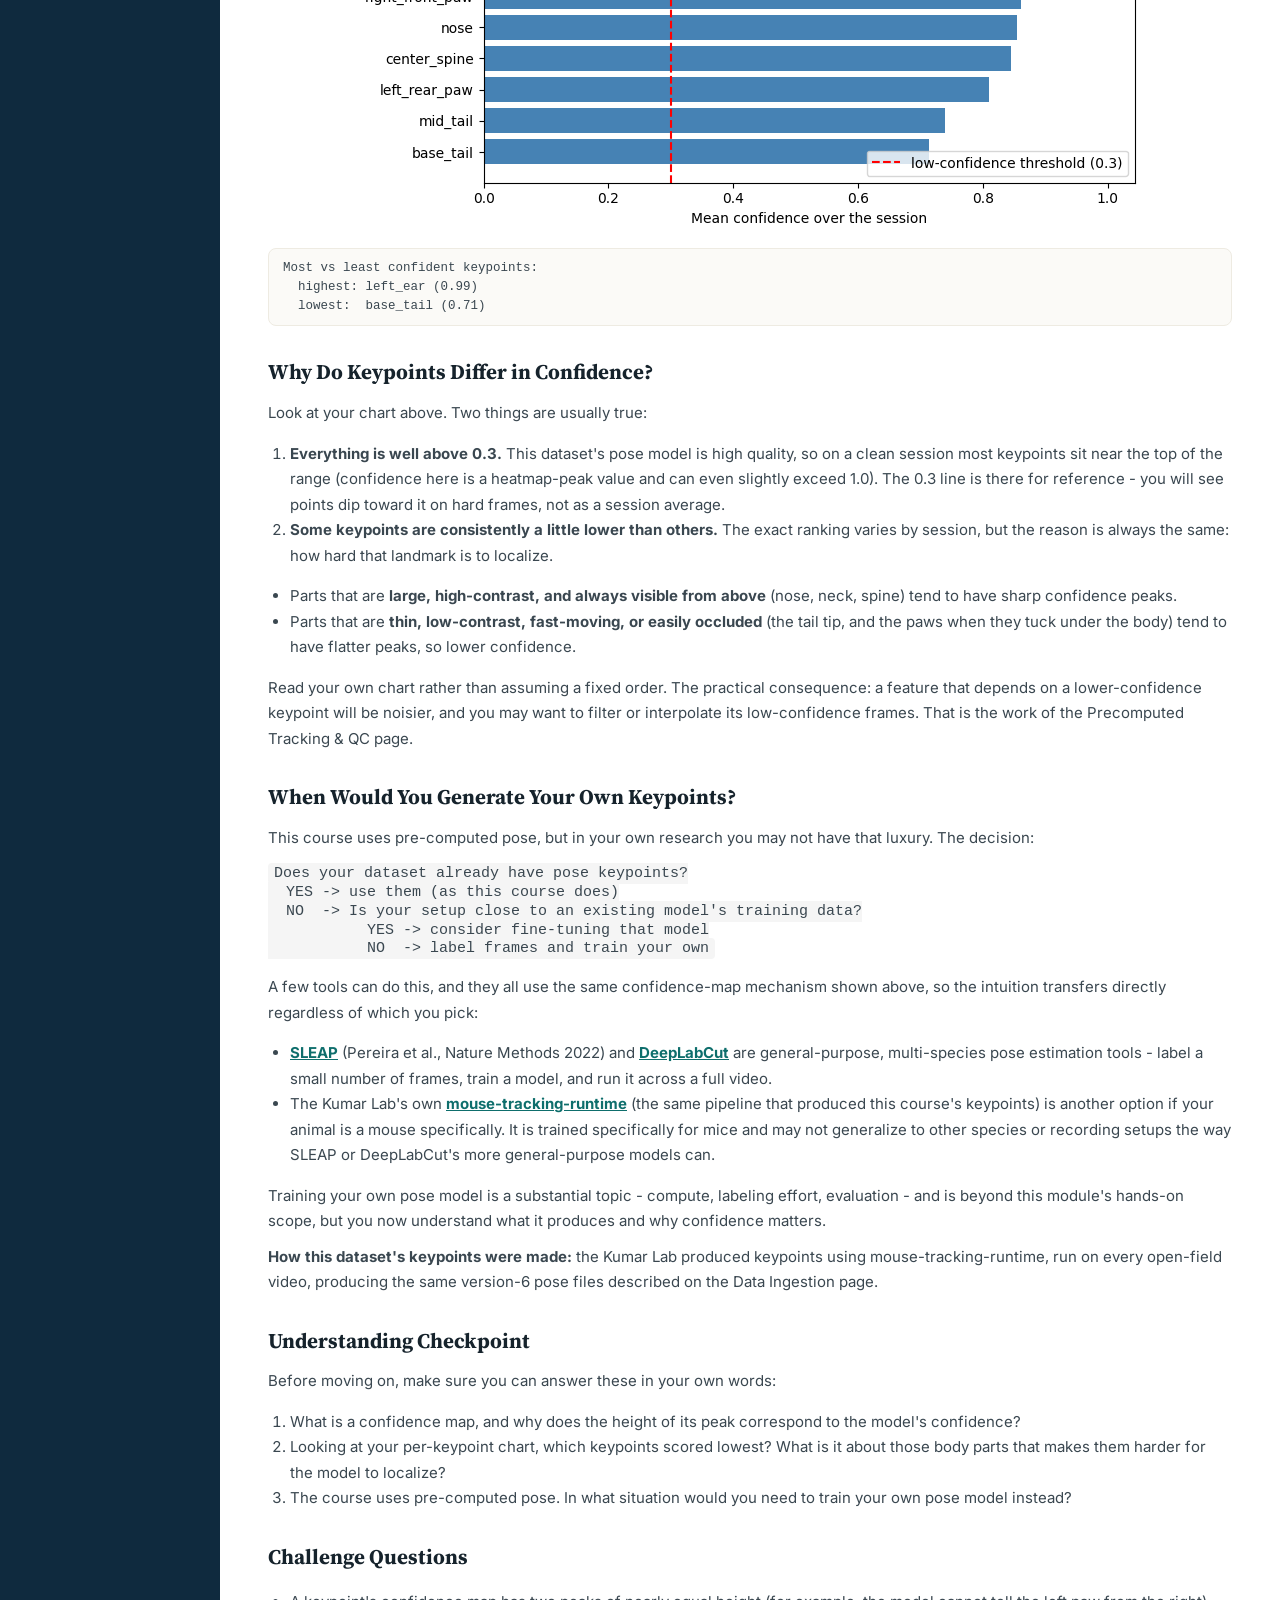
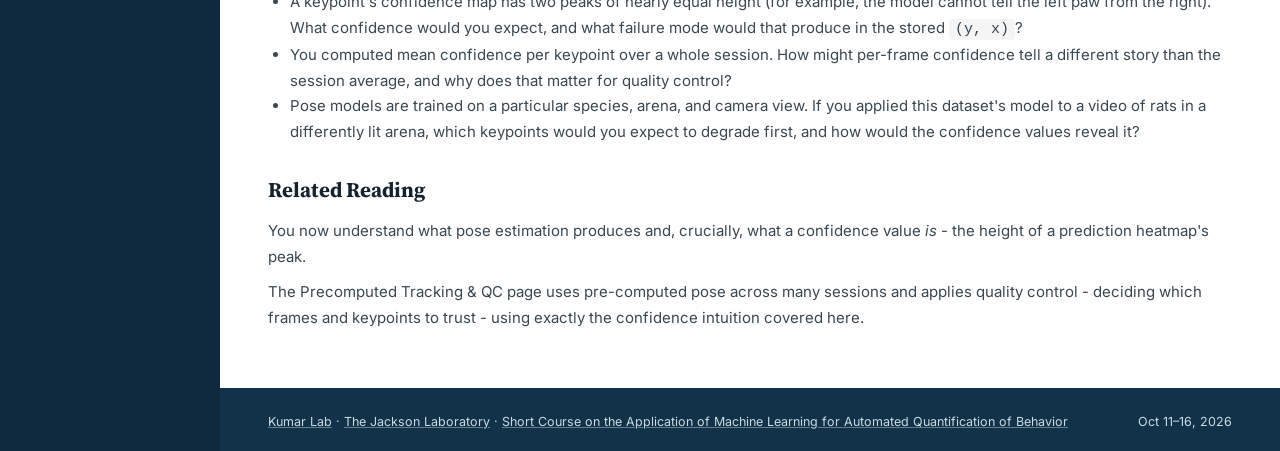
<file: docs/02_pose_estimation.html>
<!DOCTYPE html>
<html lang="en">
<head>
<meta charset="UTF-8">
<meta name="viewport" content="width=device-width, initial-scale=1">
<title>Pose Estimation - Getting Started with JABS</title>
<link rel="preconnect" href="https://fonts.googleapis.com">
<link href="https://fonts.googleapis.com/css2?family=Inter:wght@400;500;600;700;800&family=Source+Serif+4:opsz,wght@8..60,600;8..60,700&display=swap" rel="stylesheet">
<link rel="stylesheet" href="_shared/design-system.css">
<link rel="stylesheet" href="_shared/pygments.css">
</head>
<body>

<div class="page">

  <aside class="sidebar" id="sidebar">
    <div class="sidebar-head">
      <span class="sidebar-brand sidebar-label">From Pose to Behavior: A Hands-On Introduction to JABS</span>
      <button class="sidebar-toggle" id="sidebarToggle" aria-label="Toggle sidebar">&lsaquo;</button>
    </div>
    <nav class="sidebar-nav">
      <a href="00_setup_and_orientation.html" class="sidebar-label">Setup and Orientation</a>
      <a href="01_data_ingestion.html" class="sidebar-label">Data Ingestion</a>
      <a href="03_precomputed_tracking.html" class="sidebar-label">Precomputed Tracking & QC</a>
      <a href="04_jabs_classification.html" class="sidebar-label">Annotation and Classification with JABS</a>
      <a href="05_results_and_analysis.html" class="sidebar-label">Results and Analysis</a>
      <div class="sidebar-heading sidebar-label">Live Workflow</div>
      <a href="live_demo.html" class="sidebar-label">JABS Demo</a>
      <a href="live_demo_jabs_gui_walkthrough.html" class="sidebar-label">JABS GUI Walkthrough</a>
      <div class="sidebar-heading sidebar-label">Deep Dives</div>
      <a href="02_pose_estimation.html" class="active sidebar-label">Pose Estimation</a>
      <ul class="sidebar-toc sidebar-label">
        <li><a href="#Learning-Goals">Learning Goals</a></li>
        <li><a href="#Where-Pose-Estimation-Sits">Where Pose Estimation Sits</a></li>
        <li><a href="#What-Is-Pose-Estimation?">What Is Pose Estimation?</a></li>
        <li><a href="#How-Confidence-Maps-Work-(the-key-idea)">How Confidence Maps Work (the key idea)</a></li>
        <li><a href="#From-Map-to-(y,-x,-confidence)">From Map to (y, x, confidence)</a></li>
        <li><a href="#Why-Do-Keypoints-Differ-in-Confidence?">Why Do Keypoints Differ in Confidence?</a></li>
        <li><a href="#When-Would-You-Generate-Your-Own-Keypoints?">When Would You Generate Your Own Keypoints?</a></li>
        <li><a href="#Understanding-Checkpoint">Understanding Checkpoint</a></li>
        <li><a href="#Challenge-Questions">Challenge Questions</a></li>
        <li><a href="#Related-Reading">Related Reading</a></li>
      </ul>
      <a href="deep_dive_dataverse.html" class="sidebar-label">Dataverse Dataset</a>
      <a href="deep_dive_your_data.html" class="sidebar-label">Your Own Data!</a>
    </nav>
    <div class="sidebar-footer sidebar-label">Short Course on the Application of Machine Learning for Automated Quantification of Behavior<br>JAX &middot; Oct 11&ndash;16, 2026</div>
  </aside>

  <div class="main">

    <div class="hero">
      <div class="eyebrow">Deep Dive</div>
      <h1>Pose Estimation</h1>
    </div>

    <section>
      <div class="nb-body">
<div class="cell border-box-sizing text_cell rendered" id="cell-id=0"><div class="prompt input_prompt">
</div><div class="inner_cell">
<div class="text_cell_render border-box-sizing rendered_html">
<p><strong>Estimated time:</strong> ~20 minutes
<strong>Helpful background:</strong> Data Ingestion (introduces pose files and keypoints)
<strong>Related:</strong> Precomputed Tracking &amp; QC (quality control - which rests entirely on the confidence idea below)</p>
<p>This page is a <strong>deep dive</strong> - optional background, not a required stop in the main sequence. It stands on its own if you want to understand what pose estimation and confidence actually are, whether or not you have read the other pages.</p>
<p>This is a <strong>conceptual</strong> notebook. We do <strong>not</strong> train a pose model here. The goal is to understand <em>where pose estimation sits in the pipeline</em>, <em>what a keypoint confidence actually is</em>, and <em>when you would need to generate keypoints yourself</em> - so the quality-control work on the Precomputed Tracking &amp; QC page makes sense.</p>
<blockquote>
<p><strong>Scope note.</strong> This course works with <strong>pre-computed</strong> pose data: the Kumar Lab already ran a pose model on every video, and its output is the same pose data described on the Data Ingestion page. Generating pose from raw video (training your own model with a tool like SLEAP or DeepLabCut) is a large topic of its own and is out of scope for the hands-on part of this course. We cover it conceptually here and will point you to the tools that may be helpful in practice.</p>
</blockquote>
</div>
</div>
</div>
<div class="cell border-box-sizing text_cell rendered" id="cell-id=1"><div class="prompt input_prompt">
</div><div class="inner_cell">
<div class="text_cell_render border-box-sizing rendered_html">
<h2 id="Learning-Goals">Learning Goals<a class="anchor-link" href="#Learning-Goals">¶</a></h2><p>By the end of this page, you should be able to:</p>
<ul>
<li>Explain where pose estimation sits in the JABS pipeline, relative to data ingestion and quality control</li>
<li>Describe, conceptually, how a confidence map becomes a keypoint coordinate and a confidence score</li>
<li>Explain why some keypoints are systematically less confident than others</li>
<li>Judge when you would need to generate your own keypoints rather than use precomputed ones</li>
</ul>
</div>
</div>
</div>
<div class="cell border-box-sizing code_cell rendered" id="cell-id=2">
<div class="input">
<div class="prompt input_prompt">In [1]:</div>
<div class="inner_cell">
<div class="input_area">
<div class="highlight hl-ipython3"><pre><span></span><span class="c1"># Why: knob papermill/CI can override without editing the notebook body.</span>
<span class="c1"># parameters</span>
<span class="n">data_subdir</span> <span class="o">=</span> <span class="s2">""</span>  <span class="c1"># data/ subfolder to read; "" = auto-detect. papermill/CI can override.</span>
</pre></div>
</div>
</div>
</div>
</div>
<div class="cell border-box-sizing code_cell rendered" id="cell-id=3">
<div class="input">
<div class="prompt input_prompt">In [2]:</div>
<div class="inner_cell">
<div class="input_area">
<div class="highlight hl-ipython3"><pre><span></span><span class="c1"># Why: import everything this page needs to build a toy confidence-map</span>
<span class="c1"># illustration and then inspect real per-keypoint confidence values.</span>
<span class="kn">from</span><span class="w"> </span><span class="nn">pathlib</span><span class="w"> </span><span class="kn">import</span> <span class="n">Path</span>

<span class="kn">import</span><span class="w"> </span><span class="nn">h5py</span>
<span class="kn">import</span><span class="w"> </span><span class="nn">matplotlib.pyplot</span><span class="w"> </span><span class="k">as</span><span class="w"> </span><span class="nn">plt</span>
<span class="kn">import</span><span class="w"> </span><span class="nn">numpy</span><span class="w"> </span><span class="k">as</span><span class="w"> </span><span class="nn">np</span>
<span class="kn">from</span><span class="w"> </span><span class="nn">jabs.core.abstract.pose_est</span><span class="w"> </span><span class="kn">import</span> <span class="n">PoseEstimation</span>
</pre></div>
</div>
</div>
</div>
</div>
<div class="cell border-box-sizing text_cell rendered" id="cell-id=4"><div class="prompt input_prompt">
</div><div class="inner_cell">
<div class="text_cell_render border-box-sizing rendered_html">
<h2 id="Where-Pose-Estimation-Sits">Where Pose Estimation Sits<a class="anchor-link" href="#Where-Pose-Estimation-Sits">¶</a></h2><p>The full path from a raw recording to a quantified behavior:</p>
<pre><code>raw video  --&gt;  pose estimation  --&gt;  feature extraction  --&gt;  behavior classifier  --&gt;  ethograms
                  (keypoints)            (JABS)                   (XGBoost)
                  ^^^^^^^^^^^^^
                  THIS notebook's topic
</code></pre>
<p><strong>Pose estimation</strong> is the step that turns pixels into coordinates: for each video frame it predicts the location of a fixed set of anatomical landmarks (keypoints). Everything downstream - the features JABS computes, the behavior classifier, the ethograms - is built on top of those keypoints.</p>
<p><strong>The barrier.</strong> A dataset of raw videos is not directly usable by JABS; you first need keypoints. Some public datasets (like the one in this course) ship pre-computed keypoints, but most do not. Producing them means labeling frames, training a model, and running inference - real work that requires compute and expertise.</p>
</div>
</div>
</div>
<div class="cell border-box-sizing text_cell rendered" id="cell-id=5"><div class="prompt input_prompt">
</div><div class="inner_cell">
<div class="text_cell_render border-box-sizing rendered_html">
<h2 id="What-Is-Pose-Estimation?">What Is Pose Estimation?<a class="anchor-link" href="#What-Is-Pose-Estimation?">¶</a></h2><p>A pose estimation model takes one video frame and outputs, for each keypoint, a predicted location and a confidence value. In this dataset there are <strong>12 keypoints</strong> (nose, ears, neck, paws, spine, tail), and the output per frame is the same structure described on the Data Ingestion page:</p>
<ul>
<li><code>points</code> - the predicted (y, x) pixel location of each keypoint</li>
<li><code>confidence</code> - how certain the model is about each keypoint</li>
</ul>
<p>The model does not "know" anatomy; it learns from labeled examples to associate image patterns with keypoint locations. The interesting question for <em>using</em> its output is: <strong>how much should I trust each predicted point?</strong> That is what confidence captures, and to read confidence correctly you need to know where it comes from.</p>
</div>
</div>
</div>
<div class="cell border-box-sizing text_cell rendered" id="cell-id=6"><div class="prompt input_prompt">
</div><div class="inner_cell">
<div class="text_cell_render border-box-sizing rendered_html">
<h2 id="How-Confidence-Maps-Work-(the-key-idea)">How Confidence Maps Work (the key idea)<a class="anchor-link" href="#How-Confidence-Maps-Work-(the-key-idea)">¶</a></h2><p>Modern pose models do not directly regress an (x, y) number. For each keypoint the network outputs a <strong>confidence map</strong> (also called a heatmap): a 2D grid, the size of the frame, where each cell holds the model's belief that the keypoint is <em>there</em>.</p>
<ul>
<li>The predicted location is the <strong>peak</strong> (argmax) of that map.</li>
<li>The <strong>confidence is the height of that peak.</strong></li>
</ul>
<p>So a confidence value is not an abstract score - it is literally how tall the most likely spot is:</p>
<ul>
<li>A <strong>sharp, tall peak</strong> means the model is sure: one clear location. High confidence.</li>
<li>A <strong>flat, diffuse map</strong> means the model has no clear answer. Low confidence.</li>
</ul>
<p>This is why a threshold like 0.3 is meaningful: below it, the map had no real peak, so the predicted point is little better than a guess. Precomputed Tracking &amp; QC uses exactly this idea to decide which frames and keypoints to trust. Let's make it concrete.</p>
</div>
</div>
</div>
<div class="cell border-box-sizing code_cell rendered" id="cell-id=7">
<div class="input">
<div class="prompt input_prompt">In [3]:</div>
<div class="inner_cell">
<div class="input_area">
<div class="highlight hl-ipython3"><pre><span></span><span class="c1"># Why: illustrate "sharp peak = high confidence, flat map = low confidence"</span>
<span class="c1"># with a synthetic example, before looking at any real pose data.</span>
<span class="k">def</span><span class="w"> </span><span class="nf">confidence_map</span><span class="p">(</span><span class="n">peak_height</span><span class="p">,</span> <span class="n">spread</span><span class="p">,</span> <span class="n">size</span><span class="o">=</span><span class="mi">64</span><span class="p">):</span>
<span class="w">    </span><span class="sd">"""A toy 2D confidence map: a Gaussian bump of a given height and spread."""</span>
    <span class="n">yy</span><span class="p">,</span> <span class="n">xx</span> <span class="o">=</span> <span class="n">np</span><span class="o">.</span><span class="n">mgrid</span><span class="p">[</span><span class="mi">0</span><span class="p">:</span><span class="n">size</span><span class="p">,</span> <span class="mi">0</span><span class="p">:</span><span class="n">size</span><span class="p">]</span>
    <span class="n">cy</span><span class="p">,</span> <span class="n">cx</span> <span class="o">=</span> <span class="n">size</span> <span class="o">/</span> <span class="mi">2</span><span class="p">,</span> <span class="n">size</span> <span class="o">/</span> <span class="mi">2</span>
    <span class="n">g</span> <span class="o">=</span> <span class="n">np</span><span class="o">.</span><span class="n">exp</span><span class="p">(</span><span class="o">-</span><span class="p">(((</span><span class="n">xx</span> <span class="o">-</span> <span class="n">cx</span><span class="p">)</span> <span class="o">**</span> <span class="mi">2</span> <span class="o">+</span> <span class="p">(</span><span class="n">yy</span> <span class="o">-</span> <span class="n">cy</span><span class="p">)</span> <span class="o">**</span> <span class="mi">2</span><span class="p">)</span> <span class="o">/</span> <span class="p">(</span><span class="mi">2</span> <span class="o">*</span> <span class="n">spread</span> <span class="o">**</span> <span class="mi">2</span><span class="p">)))</span>
    <span class="k">return</span> <span class="n">g</span> <span class="o">*</span> <span class="n">peak_height</span>


<span class="n">fig</span><span class="p">,</span> <span class="n">axes</span> <span class="o">=</span> <span class="n">plt</span><span class="o">.</span><span class="n">subplots</span><span class="p">(</span><span class="mi">1</span><span class="p">,</span> <span class="mi">2</span><span class="p">,</span> <span class="n">figsize</span><span class="o">=</span><span class="p">(</span><span class="mi">11</span><span class="p">,</span> <span class="mf">4.5</span><span class="p">))</span>
<span class="k">for</span> <span class="n">ax</span><span class="p">,</span> <span class="p">(</span><span class="n">height</span><span class="p">,</span> <span class="n">spread</span><span class="p">,</span> <span class="n">label</span><span class="p">)</span> <span class="ow">in</span> <span class="nb">zip</span><span class="p">(</span>
    <span class="n">axes</span><span class="p">,</span>
    <span class="p">[(</span><span class="mf">0.95</span><span class="p">,</span> <span class="mf">3.0</span><span class="p">,</span> <span class="s2">"Sharp peak -&gt; HIGH confidence (~0.95)"</span><span class="p">),</span>
     <span class="p">(</span><span class="mf">0.25</span><span class="p">,</span> <span class="mf">14.0</span><span class="p">,</span> <span class="s2">"Flat, diffuse -&gt; LOW confidence (~0.25)"</span><span class="p">)],</span>
<span class="p">):</span>
    <span class="n">cmap_img</span> <span class="o">=</span> <span class="n">confidence_map</span><span class="p">(</span><span class="n">height</span><span class="p">,</span> <span class="n">spread</span><span class="p">)</span>
    <span class="n">im</span> <span class="o">=</span> <span class="n">ax</span><span class="o">.</span><span class="n">imshow</span><span class="p">(</span><span class="n">cmap_img</span><span class="p">,</span> <span class="n">cmap</span><span class="o">=</span><span class="s2">"viridis"</span><span class="p">,</span> <span class="n">vmin</span><span class="o">=</span><span class="mi">0</span><span class="p">,</span> <span class="n">vmax</span><span class="o">=</span><span class="mi">1</span><span class="p">)</span>
    <span class="n">py</span><span class="p">,</span> <span class="n">px</span> <span class="o">=</span> <span class="n">np</span><span class="o">.</span><span class="n">unravel_index</span><span class="p">(</span><span class="n">cmap_img</span><span class="o">.</span><span class="n">argmax</span><span class="p">(),</span> <span class="n">cmap_img</span><span class="o">.</span><span class="n">shape</span><span class="p">)</span>
    <span class="n">ax</span><span class="o">.</span><span class="n">scatter</span><span class="p">([</span><span class="n">px</span><span class="p">],</span> <span class="p">[</span><span class="n">py</span><span class="p">],</span> <span class="n">c</span><span class="o">=</span><span class="s2">"red"</span><span class="p">,</span> <span class="n">s</span><span class="o">=</span><span class="mi">60</span><span class="p">,</span> <span class="n">marker</span><span class="o">=</span><span class="s2">"x"</span><span class="p">)</span>
    <span class="n">ax</span><span class="o">.</span><span class="n">set_title</span><span class="p">(</span><span class="n">label</span><span class="p">)</span>
    <span class="n">ax</span><span class="o">.</span><span class="n">axis</span><span class="p">(</span><span class="s2">"off"</span><span class="p">)</span>
    <span class="n">fig</span><span class="o">.</span><span class="n">colorbar</span><span class="p">(</span><span class="n">im</span><span class="p">,</span> <span class="n">ax</span><span class="o">=</span><span class="n">ax</span><span class="p">,</span> <span class="n">fraction</span><span class="o">=</span><span class="mf">0.046</span><span class="p">,</span> <span class="n">pad</span><span class="o">=</span><span class="mf">0.04</span><span class="p">,</span> <span class="n">label</span><span class="o">=</span><span class="s2">"map value"</span><span class="p">)</span>

<span class="n">fig</span><span class="o">.</span><span class="n">suptitle</span><span class="p">(</span><span class="s2">"A keypoint's confidence map: the peak is the prediction, its height is the confidence"</span><span class="p">)</span>
<span class="n">plt</span><span class="o">.</span><span class="n">tight_layout</span><span class="p">()</span>
<span class="n">plt</span><span class="o">.</span><span class="n">show</span><span class="p">()</span>
</pre></div>
</div>
</div>
</div>
<div class="output_wrapper">
<div class="output">
<div class="output_area">
<div class="prompt"></div>
<div class="output_png output_subarea">
<img alt="No description has been provided for this image" src="[data-uri]"/>
</div>
</div>
</div>
</div>
</div>
<div class="cell border-box-sizing text_cell rendered" id="cell-id=8"><div class="prompt input_prompt">
</div><div class="inner_cell">
<div class="text_cell_render border-box-sizing rendered_html">
<h2 id="From-Map-to-(y,-x,-confidence)">From Map to <code>(y, x, confidence)</code><a class="anchor-link" href="#From-Map-to-(y,-x,-confidence)">¶</a></h2><p>In a real file you never see the full maps - they are huge (one grid per keypoint per frame). The model stores only the distilled result:</p>
<pre><code>confidence map (per keypoint, per frame)
        |
        |  take the peak
        v
   (y, x) location  +  peak height (confidence)
        |
        v
stored in points (n_frames, 1, 12, 2) and confidence (n_frames, 1, 12)
</code></pre>
<p>That is precisely the <code>poseest/points</code> and <code>poseest/confidence</code> data described on the Data Ingestion page. Now let's look at how confidence actually varies across body parts in the real data.</p>
</div>
</div>
</div>
<div class="cell border-box-sizing code_cell rendered" id="cell-id=9">
<div class="input">
<div class="prompt input_prompt">In [4]:</div>
<div class="inner_cell">
<div class="input_area">
<div class="highlight hl-ipython3"><pre><span></span><span class="c1"># Why: open one real pose file and rank its 12 keypoints by mean</span>
<span class="c1"># confidence, to see which body parts are hardest to track.</span>
<span class="c1"># Locate the project root - a straight walk-up from the working directory</span>
<span class="c1"># looking for requirements.txt + student_notebooks/. This page is built once</span>
<span class="c1"># via papermill from the repo root, so that is the only path that matters.</span>
<span class="n">current</span> <span class="o">=</span> <span class="n">Path</span><span class="o">.</span><span class="n">cwd</span><span class="p">()</span><span class="o">.</span><span class="n">resolve</span><span class="p">()</span>
<span class="k">for</span> <span class="n">_</span> <span class="ow">in</span> <span class="nb">range</span><span class="p">(</span><span class="mi">10</span><span class="p">):</span>
    <span class="k">if</span> <span class="p">(</span><span class="n">current</span> <span class="o">/</span> <span class="s2">"requirements.txt"</span><span class="p">)</span><span class="o">.</span><span class="n">exists</span><span class="p">()</span> <span class="ow">and</span> <span class="p">(</span><span class="n">current</span> <span class="o">/</span> <span class="s2">"student_notebooks"</span><span class="p">)</span><span class="o">.</span><span class="n">is_dir</span><span class="p">():</span>
        <span class="n">project_root</span> <span class="o">=</span> <span class="n">current</span>
        <span class="k">break</span>
    <span class="n">current</span> <span class="o">=</span> <span class="n">current</span><span class="o">.</span><span class="n">parent</span>
<span class="k">else</span><span class="p">:</span>
    <span class="k">raise</span> <span class="ne">RuntimeError</span><span class="p">(</span>
        <span class="s2">"Could not find project root. Run this notebook from within the repo."</span>
    <span class="p">)</span>

<span class="c1"># Same two-tier auto-detection used throughout this module.</span>
<span class="n">_zenodo</span> <span class="o">=</span> <span class="n">project_root</span> <span class="o">/</span> <span class="s2">"data"</span> <span class="o">/</span> <span class="s2">"zenodo"</span> <span class="o">/</span> <span class="s2">"jabs_grooming"</span>
<span class="k">if</span> <span class="n">data_subdir</span><span class="p">:</span>
    <span class="n">data_dir</span> <span class="o">=</span> <span class="n">project_root</span> <span class="o">/</span> <span class="s2">"data"</span> <span class="o">/</span> <span class="n">data_subdir</span>
<span class="k">elif</span> <span class="nb">list</span><span class="p">(</span><span class="n">_zenodo</span><span class="o">.</span><span class="n">glob</span><span class="p">(</span><span class="s2">"*_pose_est_v6.h5"</span><span class="p">)):</span>
    <span class="n">data_dir</span> <span class="o">=</span> <span class="n">_zenodo</span>
<span class="k">else</span><span class="p">:</span>
    <span class="n">data_dir</span> <span class="o">=</span> <span class="n">project_root</span> <span class="o">/</span> <span class="s2">"data"</span> <span class="o">/</span> <span class="s2">"toy"</span>

<span class="n">pose_files</span> <span class="o">=</span> <span class="nb">sorted</span><span class="p">(</span><span class="n">data_dir</span><span class="o">.</span><span class="n">glob</span><span class="p">(</span><span class="s2">"*_pose_est_v*.h5"</span><span class="p">))</span>
<span class="k">if</span> <span class="ow">not</span> <span class="n">pose_files</span><span class="p">:</span>
    <span class="k">raise</span> <span class="ne">FileNotFoundError</span><span class="p">(</span>
        <span class="sa">f</span><span class="s2">"No pose files in </span><span class="si">{</span><span class="n">data_dir</span><span class="si">}</span><span class="s2">.</span><span class="se">\n</span><span class="s2">"</span>
        <span class="s2">"Run: python student_scripts/download_zenodo.py --extract"</span>
    <span class="p">)</span>

<span class="c1"># Derive keypoint names from the JABS package definition (stays in sync automatically).</span>
<span class="n">KEYPOINT_NAMES</span> <span class="o">=</span> <span class="p">[</span><span class="n">k</span><span class="o">.</span><span class="n">name</span><span class="o">.</span><span class="n">lower</span><span class="p">()</span> <span class="k">for</span> <span class="n">k</span> <span class="ow">in</span> <span class="n">PoseEstimation</span><span class="o">.</span><span class="n">KeypointIndex</span><span class="p">]</span>

<span class="k">with</span> <span class="n">h5py</span><span class="o">.</span><span class="n">File</span><span class="p">(</span><span class="nb">str</span><span class="p">(</span><span class="n">pose_files</span><span class="p">[</span><span class="mi">0</span><span class="p">]),</span> <span class="s2">"r"</span><span class="p">)</span> <span class="k">as</span> <span class="n">f</span><span class="p">:</span>
    <span class="n">confidence</span> <span class="o">=</span> <span class="n">f</span><span class="p">[</span><span class="s2">"poseest/confidence"</span><span class="p">][:,</span> <span class="mi">0</span><span class="p">,</span> <span class="p">:]</span>  <span class="c1"># drop animal axis -&gt; (n_frames, 12)</span>

<span class="n">mean_conf</span> <span class="o">=</span> <span class="n">confidence</span><span class="o">.</span><span class="n">mean</span><span class="p">(</span><span class="n">axis</span><span class="o">=</span><span class="mi">0</span><span class="p">)</span>
<span class="n">order</span> <span class="o">=</span> <span class="n">np</span><span class="o">.</span><span class="n">argsort</span><span class="p">(</span><span class="n">mean_conf</span><span class="p">)</span>

<span class="n">fig</span><span class="p">,</span> <span class="n">ax</span> <span class="o">=</span> <span class="n">plt</span><span class="o">.</span><span class="n">subplots</span><span class="p">(</span><span class="n">figsize</span><span class="o">=</span><span class="p">(</span><span class="mi">8</span><span class="p">,</span> <span class="mi">5</span><span class="p">))</span>
<span class="n">ax</span><span class="o">.</span><span class="n">barh</span><span class="p">([</span><span class="n">KEYPOINT_NAMES</span><span class="p">[</span><span class="n">i</span><span class="p">]</span> <span class="k">for</span> <span class="n">i</span> <span class="ow">in</span> <span class="n">order</span><span class="p">],</span> <span class="n">mean_conf</span><span class="p">[</span><span class="n">order</span><span class="p">],</span> <span class="n">color</span><span class="o">=</span><span class="s2">"steelblue"</span><span class="p">)</span>
<span class="n">ax</span><span class="o">.</span><span class="n">axvline</span><span class="p">(</span><span class="mf">0.3</span><span class="p">,</span> <span class="n">color</span><span class="o">=</span><span class="s2">"red"</span><span class="p">,</span> <span class="n">linestyle</span><span class="o">=</span><span class="s2">"--"</span><span class="p">,</span> <span class="n">label</span><span class="o">=</span><span class="s2">"low-confidence threshold (0.3)"</span><span class="p">)</span>
<span class="n">ax</span><span class="o">.</span><span class="n">set_xlabel</span><span class="p">(</span><span class="s2">"Mean confidence over the session"</span><span class="p">)</span>
<span class="n">ax</span><span class="o">.</span><span class="n">set_title</span><span class="p">(</span><span class="sa">f</span><span class="s2">"Per-keypoint confidence - </span><span class="si">{</span><span class="n">pose_files</span><span class="p">[</span><span class="mi">0</span><span class="p">]</span><span class="o">.</span><span class="n">name</span><span class="p">[:</span><span class="mi">30</span><span class="p">]</span><span class="si">}</span><span class="s2">..."</span><span class="p">)</span>
<span class="n">ax</span><span class="o">.</span><span class="n">legend</span><span class="p">(</span><span class="n">loc</span><span class="o">=</span><span class="s2">"lower right"</span><span class="p">)</span>
<span class="n">plt</span><span class="o">.</span><span class="n">tight_layout</span><span class="p">()</span>
<span class="n">plt</span><span class="o">.</span><span class="n">show</span><span class="p">()</span>

<span class="nb">print</span><span class="p">(</span><span class="s2">"Most vs least confident keypoints:"</span><span class="p">)</span>
<span class="nb">print</span><span class="p">(</span><span class="sa">f</span><span class="s2">"  highest: </span><span class="si">{</span><span class="n">KEYPOINT_NAMES</span><span class="p">[</span><span class="n">order</span><span class="p">[</span><span class="o">-</span><span class="mi">1</span><span class="p">]]</span><span class="si">}</span><span class="s2"> (</span><span class="si">{</span><span class="n">mean_conf</span><span class="p">[</span><span class="n">order</span><span class="p">[</span><span class="o">-</span><span class="mi">1</span><span class="p">]]</span><span class="si">:</span><span class="s2">.2f</span><span class="si">}</span><span class="s2">)"</span><span class="p">)</span>
<span class="nb">print</span><span class="p">(</span><span class="sa">f</span><span class="s2">"  lowest:  </span><span class="si">{</span><span class="n">KEYPOINT_NAMES</span><span class="p">[</span><span class="n">order</span><span class="p">[</span><span class="mi">0</span><span class="p">]]</span><span class="si">}</span><span class="s2"> (</span><span class="si">{</span><span class="n">mean_conf</span><span class="p">[</span><span class="n">order</span><span class="p">[</span><span class="mi">0</span><span class="p">]]</span><span class="si">:</span><span class="s2">.2f</span><span class="si">}</span><span class="s2">)"</span><span class="p">)</span>
</pre></div>
</div>
</div>
</div>
<div class="output_wrapper">
<div class="output">
<div class="output_area">
<div class="prompt"></div>
<div class="output_png output_subarea">
<img alt="No description has been provided for this image" src="[data-uri]"/>
</div>
</div>
<div class="output_area">
<div class="prompt"></div>
<div class="output_subarea output_stream output_stdout output_text">
<pre>Most vs least confident keypoints:
  highest: left_ear (0.99)
  lowest:  base_tail (0.71)
</pre>
</div>
</div>
</div>
</div>
</div>
<div class="cell border-box-sizing text_cell rendered" id="cell-id=10"><div class="prompt input_prompt">
</div><div class="inner_cell">
<div class="text_cell_render border-box-sizing rendered_html">
<h2 id="Why-Do-Keypoints-Differ-in-Confidence?">Why Do Keypoints Differ in Confidence?<a class="anchor-link" href="#Why-Do-Keypoints-Differ-in-Confidence?">¶</a></h2><p>Look at your chart above. Two things are usually true:</p>
<ol>
<li><strong>Everything is well above 0.3.</strong> This dataset's pose model is high quality, so on a clean session most keypoints sit near the top of the range (confidence here is a heatmap-peak value and can even slightly exceed 1.0). The 0.3 line is there for reference - you will see points dip toward it on hard frames, not as a session average.</li>
<li><strong>Some keypoints are consistently a little lower than others.</strong> The exact ranking varies by session, but the reason is always the same: how hard that landmark is to localize.</li>
</ol>
<ul>
<li>Parts that are <strong>large, high-contrast, and always visible from above</strong> (nose, neck, spine) tend to have sharp confidence peaks.</li>
<li>Parts that are <strong>thin, low-contrast, fast-moving, or easily occluded</strong> (the tail tip, and the paws when they tuck under the body) tend to have flatter peaks, so lower confidence.</li>
</ul>
<p>Read your own chart rather than assuming a fixed order. The practical consequence: a feature that depends on a lower-confidence keypoint will be noisier, and you may want to filter or interpolate its low-confidence frames. That is the work of the Precomputed Tracking &amp; QC page.</p>
</div>
</div>
</div>
<div class="cell border-box-sizing text_cell rendered" id="cell-id=11"><div class="prompt input_prompt">
</div><div class="inner_cell">
<div class="text_cell_render border-box-sizing rendered_html">
<h2 id="When-Would-You-Generate-Your-Own-Keypoints?">When Would You Generate Your Own Keypoints?<a class="anchor-link" href="#When-Would-You-Generate-Your-Own-Keypoints?">¶</a></h2><p>This course uses pre-computed pose, but in your own research you may not have that luxury. The decision:</p>
<pre><code>Does your dataset already have pose keypoints?
  YES -&gt; use them (as this course does)
  NO  -&gt; Is your setup close to an existing model's training data?
           YES -&gt; consider fine-tuning that model
           NO  -&gt; label frames and train your own
</code></pre>
<p>A few tools can do this, and they all use the same confidence-map mechanism shown above, so the intuition transfers directly regardless of which you pick:</p>
<ul>
<li><strong><a href="https://sleap.ai/">SLEAP</a></strong> (Pereira et al., Nature Methods 2022) and <strong><a href="https://deeplabcut.github.io/DeepLabCut/README.html">DeepLabCut</a></strong> are general-purpose, multi-species pose estimation tools - label a small number of frames, train a model, and run it across a full video.</li>
<li>The Kumar Lab's own <strong><a href="https://github.com/KumarLabJax/mouse-tracking-runtime">mouse-tracking-runtime</a></strong> (the same pipeline that produced this course's keypoints) is another option if your animal is a mouse specifically. It is trained specifically for mice and may not generalize to other species or recording setups the way SLEAP or DeepLabCut's more general-purpose models can.</li>
</ul>
<p>Training your own pose model is a substantial topic - compute, labeling effort, evaluation - and is beyond this module's hands-on scope, but you now understand what it produces and why confidence matters.</p>
<p><strong>How this dataset's keypoints were made:</strong> the Kumar Lab produced keypoints using mouse-tracking-runtime, run on every open-field video, producing the same version-6 pose files described on the Data Ingestion page.</p>
</div>
</div>
</div>
<div class="cell border-box-sizing text_cell rendered" id="cell-id=12"><div class="prompt input_prompt">
</div><div class="inner_cell">
<div class="text_cell_render border-box-sizing rendered_html">
<h2 id="Understanding-Checkpoint">Understanding Checkpoint<a class="anchor-link" href="#Understanding-Checkpoint">¶</a></h2><p>Before moving on, make sure you can answer these in your own words:</p>
<ol>
<li>What is a confidence map, and why does the height of its peak correspond to the model's confidence?</li>
<li>Looking at your per-keypoint chart, which keypoints scored lowest? What is it about those body parts that makes them harder for the model to localize?</li>
<li>The course uses pre-computed pose. In what situation would you need to train your own pose model instead?</li>
</ol>
</div>
</div>
</div>
<div class="cell border-box-sizing text_cell rendered" id="cell-id=13"><div class="prompt input_prompt">
</div><div class="inner_cell">
<div class="text_cell_render border-box-sizing rendered_html">
<h2 id="Challenge-Questions">Challenge Questions<a class="anchor-link" href="#Challenge-Questions">¶</a></h2><ul>
<li>A keypoint's confidence map has two peaks of nearly equal height (for example, the model cannot tell the left paw from the right). What confidence would you expect, and what failure mode would that produce in the stored <code>(y, x)</code>?</li>
<li>You computed mean confidence per keypoint over a whole session. How might per-frame confidence tell a different story than the session average, and why does that matter for quality control?</li>
<li>Pose models are trained on a particular species, arena, and camera view. If you applied this dataset's model to a video of rats in a differently lit arena, which keypoints would you expect to degrade first, and how would the confidence values reveal it?</li>
</ul>
</div>
</div>
</div>
<div class="cell border-box-sizing text_cell rendered" id="cell-id=14"><div class="prompt input_prompt">
</div><div class="inner_cell">
<div class="text_cell_render border-box-sizing rendered_html">
<h2 id="Related-Reading">Related Reading<a class="anchor-link" href="#Related-Reading">¶</a></h2><p>You now understand what pose estimation produces and, crucially, what a confidence value <em>is</em> - the height of a prediction heatmap's peak.</p>
<p>The Precomputed Tracking &amp; QC page uses pre-computed pose across many sessions and applies quality control - deciding which frames and keypoints to trust - using exactly the confidence intuition covered here.</p>
</div>
</div>
</div>

      </div>
    </section>

    <div class="page-footer">
      <span><a href="https://www.kumarlab.org/">Kumar Lab</a> &middot; <a href="https://www.jax.org/">The Jackson Laboratory</a> &middot; <a href="https://www.jax.org/education-and-learning/education-calendar/2026/10-october/machine-learning-for-automated-quantification-of-behavior-short-course">Short Course on the Application of Machine Learning for Automated Quantification of Behavior</a></span>
      <span>Oct 11&ndash;16, 2026</span>
    </div>

  </div>
</div>

<script src="_shared/site.js"></script>
<script>
  JabsSite.initSidebarToggle();
  JabsSite.initScrollToTop();
</script>

</body>
</html>
</file>
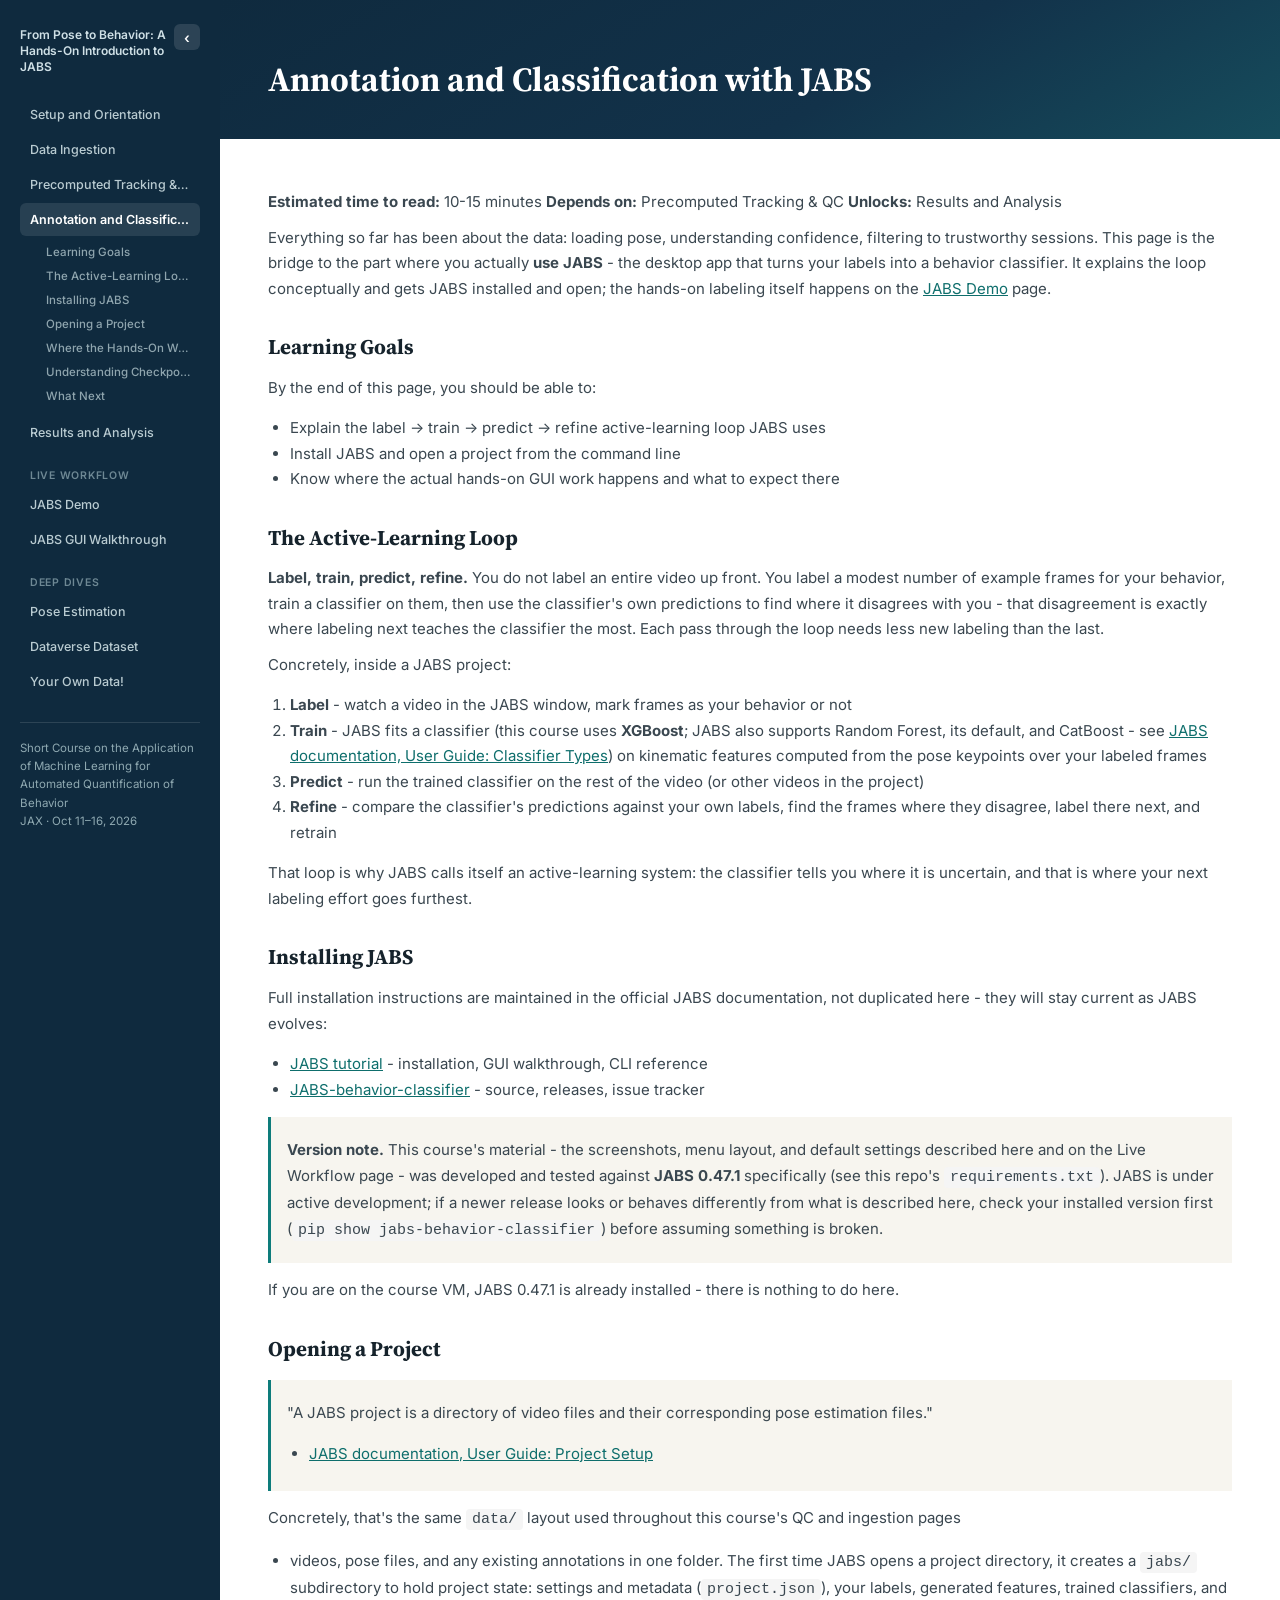
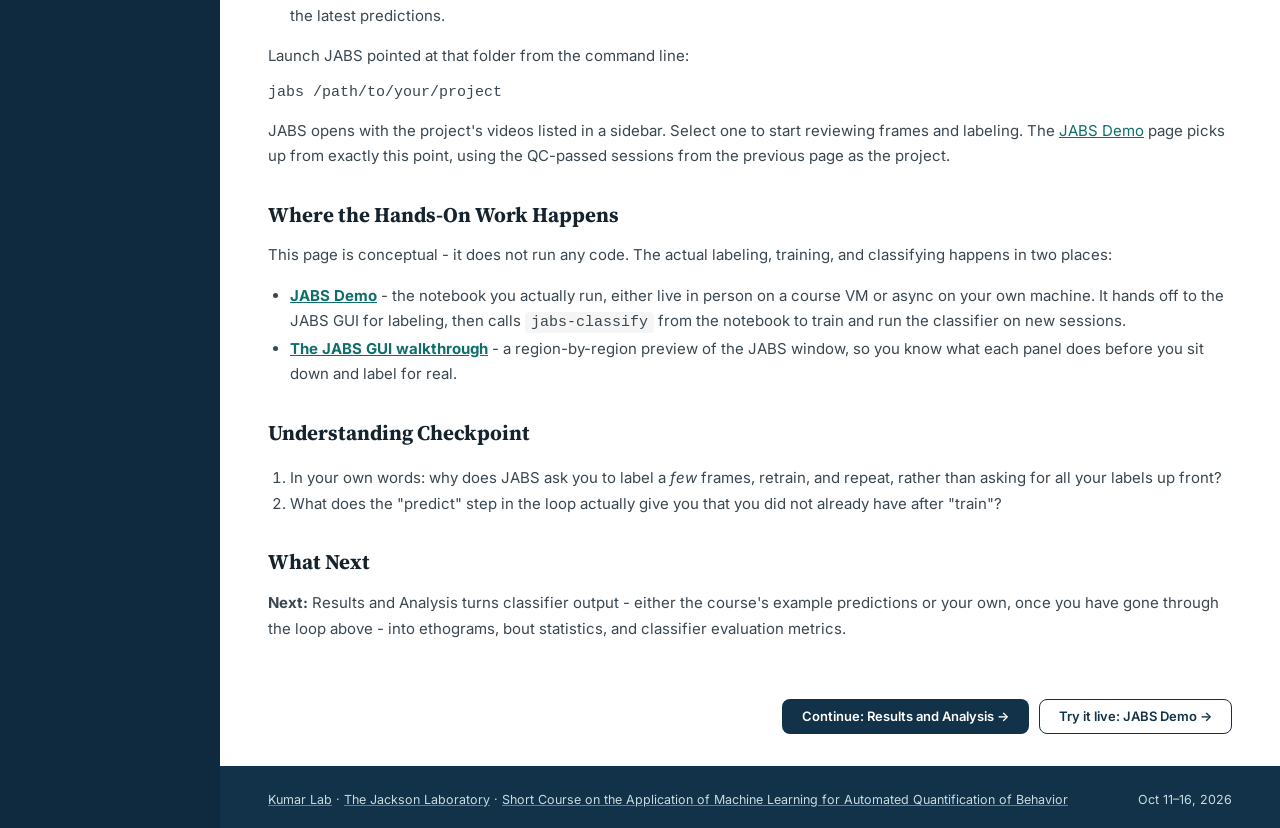
<file: docs/04_jabs_classification.html>
<!DOCTYPE html>
<html lang="en">
<head>
<meta charset="UTF-8">
<meta name="viewport" content="width=device-width, initial-scale=1">
<title>Annotation and Classification with JABS - Getting Started with JABS</title>
<link rel="preconnect" href="https://fonts.googleapis.com">
<link href="https://fonts.googleapis.com/css2?family=Inter:wght@400;500;600;700;800&family=Source+Serif+4:opsz,wght@8..60,600;8..60,700&display=swap" rel="stylesheet">
<link rel="stylesheet" href="_shared/design-system.css">
<link rel="stylesheet" href="_shared/pygments.css">
</head>
<body>

<div class="page">

  <aside class="sidebar" id="sidebar">
    <div class="sidebar-head">
      <span class="sidebar-brand sidebar-label">From Pose to Behavior: A Hands-On Introduction to JABS</span>
      <button class="sidebar-toggle" id="sidebarToggle" aria-label="Toggle sidebar">&lsaquo;</button>
    </div>
    <nav class="sidebar-nav">
      <a href="00_setup_and_orientation.html" class="sidebar-label">Setup and Orientation</a>
      <a href="01_data_ingestion.html" class="sidebar-label">Data Ingestion</a>
      <a href="03_precomputed_tracking.html" class="sidebar-label">Precomputed Tracking & QC</a>
      <a href="04_jabs_classification.html" class="active sidebar-label">Annotation and Classification with JABS</a>
      <ul class="sidebar-toc sidebar-label">
        <li><a href="#Learning-Goals">Learning Goals</a></li>
        <li><a href="#The-Active-Learning-Loop">The Active-Learning Loop</a></li>
        <li><a href="#Installing-JABS">Installing JABS</a></li>
        <li><a href="#Opening-a-Project">Opening a Project</a></li>
        <li><a href="#Where-the-Hands-On-Work-Happens">Where the Hands-On Work Happens</a></li>
        <li><a href="#Understanding-Checkpoint">Understanding Checkpoint</a></li>
        <li><a href="#What-Next">What Next</a></li>
      </ul>
      <a href="05_results_and_analysis.html" class="sidebar-label">Results and Analysis</a>
      <div class="sidebar-heading sidebar-label">Live Workflow</div>
      <a href="live_demo.html" class="sidebar-label">JABS Demo</a>
      <a href="live_demo_jabs_gui_walkthrough.html" class="sidebar-label">JABS GUI Walkthrough</a>
      <div class="sidebar-heading sidebar-label">Deep Dives</div>
      <a href="02_pose_estimation.html" class="sidebar-label">Pose Estimation</a>
      <a href="deep_dive_dataverse.html" class="sidebar-label">Dataverse Dataset</a>
      <a href="deep_dive_your_data.html" class="sidebar-label">Your Own Data!</a>
    </nav>
    <div class="sidebar-footer sidebar-label">Short Course on the Application of Machine Learning for Automated Quantification of Behavior<br>JAX &middot; Oct 11&ndash;16, 2026</div>
  </aside>

  <div class="main">

    <div class="hero">
      <h1>Annotation and Classification with JABS</h1>
    </div>

    <section>
      <div class="nb-body">
<div class="cell border-box-sizing text_cell rendered" id="cell-id=0"><div class="prompt input_prompt">
</div><div class="inner_cell">
<div class="text_cell_render border-box-sizing rendered_html">
<p><strong>Estimated time to read:</strong> 10-15 minutes
<strong>Depends on:</strong> Precomputed Tracking &amp; QC
<strong>Unlocks:</strong> Results and Analysis</p>
<p>Everything so far has been about the data: loading pose, understanding confidence, filtering to
trustworthy sessions. This page is the bridge to the part where you actually <strong>use JABS</strong> - the
desktop app that turns your labels into a behavior classifier. It explains the loop conceptually
and gets JABS installed and open; the hands-on labeling itself happens on the
<a href="live_demo.html">JABS Demo</a> page.</p>
</div>
</div>
</div>
<div class="cell border-box-sizing text_cell rendered" id="cell-id=1"><div class="prompt input_prompt">
</div><div class="inner_cell">
<div class="text_cell_render border-box-sizing rendered_html">
<h2 id="Learning-Goals">Learning Goals<a class="anchor-link" href="#Learning-Goals">¶</a></h2><p>By the end of this page, you should be able to:</p>
<ul>
<li>Explain the label -&gt; train -&gt; predict -&gt; refine active-learning loop JABS uses</li>
<li>Install JABS and open a project from the command line</li>
<li>Know where the actual hands-on GUI work happens and what to expect there</li>
</ul>
</div>
</div>
</div>
<div class="cell border-box-sizing text_cell rendered" id="cell-id=2"><div class="prompt input_prompt">
</div><div class="inner_cell">
<div class="text_cell_render border-box-sizing rendered_html">
<h2 id="The-Active-Learning-Loop">The Active-Learning Loop<a class="anchor-link" href="#The-Active-Learning-Loop">¶</a></h2><p><strong>Label, train, predict, refine.</strong> You do not label an entire video up front. You label a
modest number of example frames for your behavior, train a classifier on them, then use the
classifier's own predictions to find where it disagrees with you - that disagreement is exactly
where labeling next teaches the classifier the most. Each pass through the loop needs less new
labeling than the last.</p>
<p>Concretely, inside a JABS project:</p>
<ol>
<li><strong>Label</strong> - watch a video in the JABS window, mark frames as your behavior or not</li>
<li><strong>Train</strong> - JABS fits a classifier (this course uses <strong>XGBoost</strong>; JABS also supports Random
Forest, its default, and CatBoost - see <a href="https://kumarlabjax.github.io/JABS-behavior-classifier/user-guide/classifier-types/">JABS documentation, User Guide: Classifier
Types</a>)
on kinematic features computed from the pose keypoints over your labeled frames</li>
<li><strong>Predict</strong> - run the trained classifier on the rest of the video (or other videos in the
project)</li>
<li><strong>Refine</strong> - compare the classifier's predictions against your own labels, find the frames
where they disagree, label there next, and retrain</li>
</ol>
<p>That loop is why JABS calls itself an active-learning system: the classifier tells you where it
is uncertain, and that is where your next labeling effort goes furthest.</p>
</div>
</div>
</div>
<div class="cell border-box-sizing text_cell rendered" id="cell-id=3"><div class="prompt input_prompt">
</div><div class="inner_cell">
<div class="text_cell_render border-box-sizing rendered_html">
<h2 id="Installing-JABS">Installing JABS<a class="anchor-link" href="#Installing-JABS">¶</a></h2><p>Full installation instructions are maintained in the official JABS documentation, not
duplicated here - they will stay current as JABS evolves:</p>
<ul>
<li><a href="https://jabs-tutorial.readthedocs.io/en/latest/">JABS tutorial</a> - installation, GUI walkthrough, CLI reference</li>
<li><a href="https://github.com/KumarLabJax/JABS-behavior-classifier">JABS-behavior-classifier</a> - source, releases, issue tracker</li>
</ul>
<blockquote>
<p><strong>Version note.</strong> This course's material - the screenshots, menu layout, and default settings
described here and on the Live Workflow page - was developed and tested against
<strong>JABS 0.47.1</strong> specifically (see this repo's <code>requirements.txt</code>). JABS is under active
development; if a newer release looks or behaves differently from what is described here,
check your installed version first (<code>pip show jabs-behavior-classifier</code>) before assuming
something is broken.</p>
</blockquote>
<p>If you are on the course VM, JABS 0.47.1 is already installed - there is nothing to do here.</p>
</div>
</div>
</div>
<div class="cell border-box-sizing text_cell rendered" id="cell-id=4"><div class="prompt input_prompt">
</div><div class="inner_cell">
<div class="text_cell_render border-box-sizing rendered_html">
<h2 id="Opening-a-Project">Opening a Project<a class="anchor-link" href="#Opening-a-Project">¶</a></h2><blockquote>
<p>"A JABS project is a directory of video files and their corresponding pose estimation files."</p>
<ul>
<li><a href="https://kumarlabjax.github.io/JABS-behavior-classifier/user-guide/project-setup/">JABS documentation, User Guide: Project Setup</a></li>
</ul>
</blockquote>
<p>Concretely, that's the same <code>data/</code> layout used throughout this course's QC and ingestion pages</p>
<ul>
<li>videos, pose files, and any existing annotations in one folder. The first time JABS opens a
project directory, it creates a <code>jabs/</code> subdirectory to hold project state: settings and
metadata (<code>project.json</code>), your labels, generated features, trained classifiers, and the latest
predictions.</li>
</ul>
<p>Launch JABS pointed at that folder from the command line:</p>
<div class="highlight"><pre><span></span>jabs<span class="w"> </span>/path/to/your/project
</pre></div>
<p>JABS opens with the project's videos listed in a sidebar. Select one to start reviewing frames
and labeling. The <a href="live_demo.html">JABS Demo</a> page picks up from exactly this
point, using the QC-passed sessions from the previous page as the project.</p>
</div>
</div>
</div>
<div class="cell border-box-sizing text_cell rendered" id="cell-id=5"><div class="prompt input_prompt">
</div><div class="inner_cell">
<div class="text_cell_render border-box-sizing rendered_html">
<h2 id="Where-the-Hands-On-Work-Happens">Where the Hands-On Work Happens<a class="anchor-link" href="#Where-the-Hands-On-Work-Happens">¶</a></h2><p>This page is conceptual - it does not run any code. The actual labeling, training, and
classifying happens in two places:</p>
<ul>
<li><strong><a href="live_demo.html">JABS Demo</a></strong> - the notebook you actually run, either live
in person on a course VM or async on your own machine. It hands off to the JABS GUI for
labeling, then calls <code>jabs-classify</code> from the notebook to train and run the classifier on new
sessions.</li>
<li><strong><a href="live_demo_jabs_gui_walkthrough.html">The JABS GUI walkthrough</a></strong> - a region-by-region
preview of the JABS window, so you know what each panel does before you sit down and label
for real.</li>
</ul>
</div>
</div>
</div>
<div class="cell border-box-sizing text_cell rendered" id="cell-id=6"><div class="prompt input_prompt">
</div><div class="inner_cell">
<div class="text_cell_render border-box-sizing rendered_html">
<h2 id="Understanding-Checkpoint">Understanding Checkpoint<a class="anchor-link" href="#Understanding-Checkpoint">¶</a></h2><ol>
<li>In your own words: why does JABS ask you to label a <em>few</em> frames, retrain, and repeat, rather
than asking for all your labels up front?</li>
<li>What does the "predict" step in the loop actually give you that you did not already have
after "train"?</li>
</ol>
</div>
</div>
</div>
<div class="cell border-box-sizing text_cell rendered" id="cell-id=7"><div class="prompt input_prompt">
</div><div class="inner_cell">
<div class="text_cell_render border-box-sizing rendered_html">
<h2 id="What-Next">What Next<a class="anchor-link" href="#What-Next">¶</a></h2><p><strong>Next:</strong> Results and Analysis turns classifier output - either the course's example
predictions or your own, once you have gone through the loop above - into ethograms, bout
statistics, and classifier evaluation metrics.</p>
</div>
</div>
</div>

      </div>
    </section>
    <div class="page-next">
      <a class="btn-primary" href="05_results_and_analysis.html">Continue: Results and Analysis &rarr;</a>
      <a class="btn-secondary" href="live_demo.html">Try it live: JABS Demo &rarr;</a>
    </div>


    <div class="page-footer">
      <span><a href="https://www.kumarlab.org/">Kumar Lab</a> &middot; <a href="https://www.jax.org/">The Jackson Laboratory</a> &middot; <a href="https://www.jax.org/education-and-learning/education-calendar/2026/10-october/machine-learning-for-automated-quantification-of-behavior-short-course">Short Course on the Application of Machine Learning for Automated Quantification of Behavior</a></span>
      <span>Oct 11&ndash;16, 2026</span>
    </div>

  </div>
</div>

<script src="_shared/site.js"></script>
<script>
  JabsSite.initSidebarToggle();
  JabsSite.initScrollToTop();
</script>

</body>
</html>
</file>
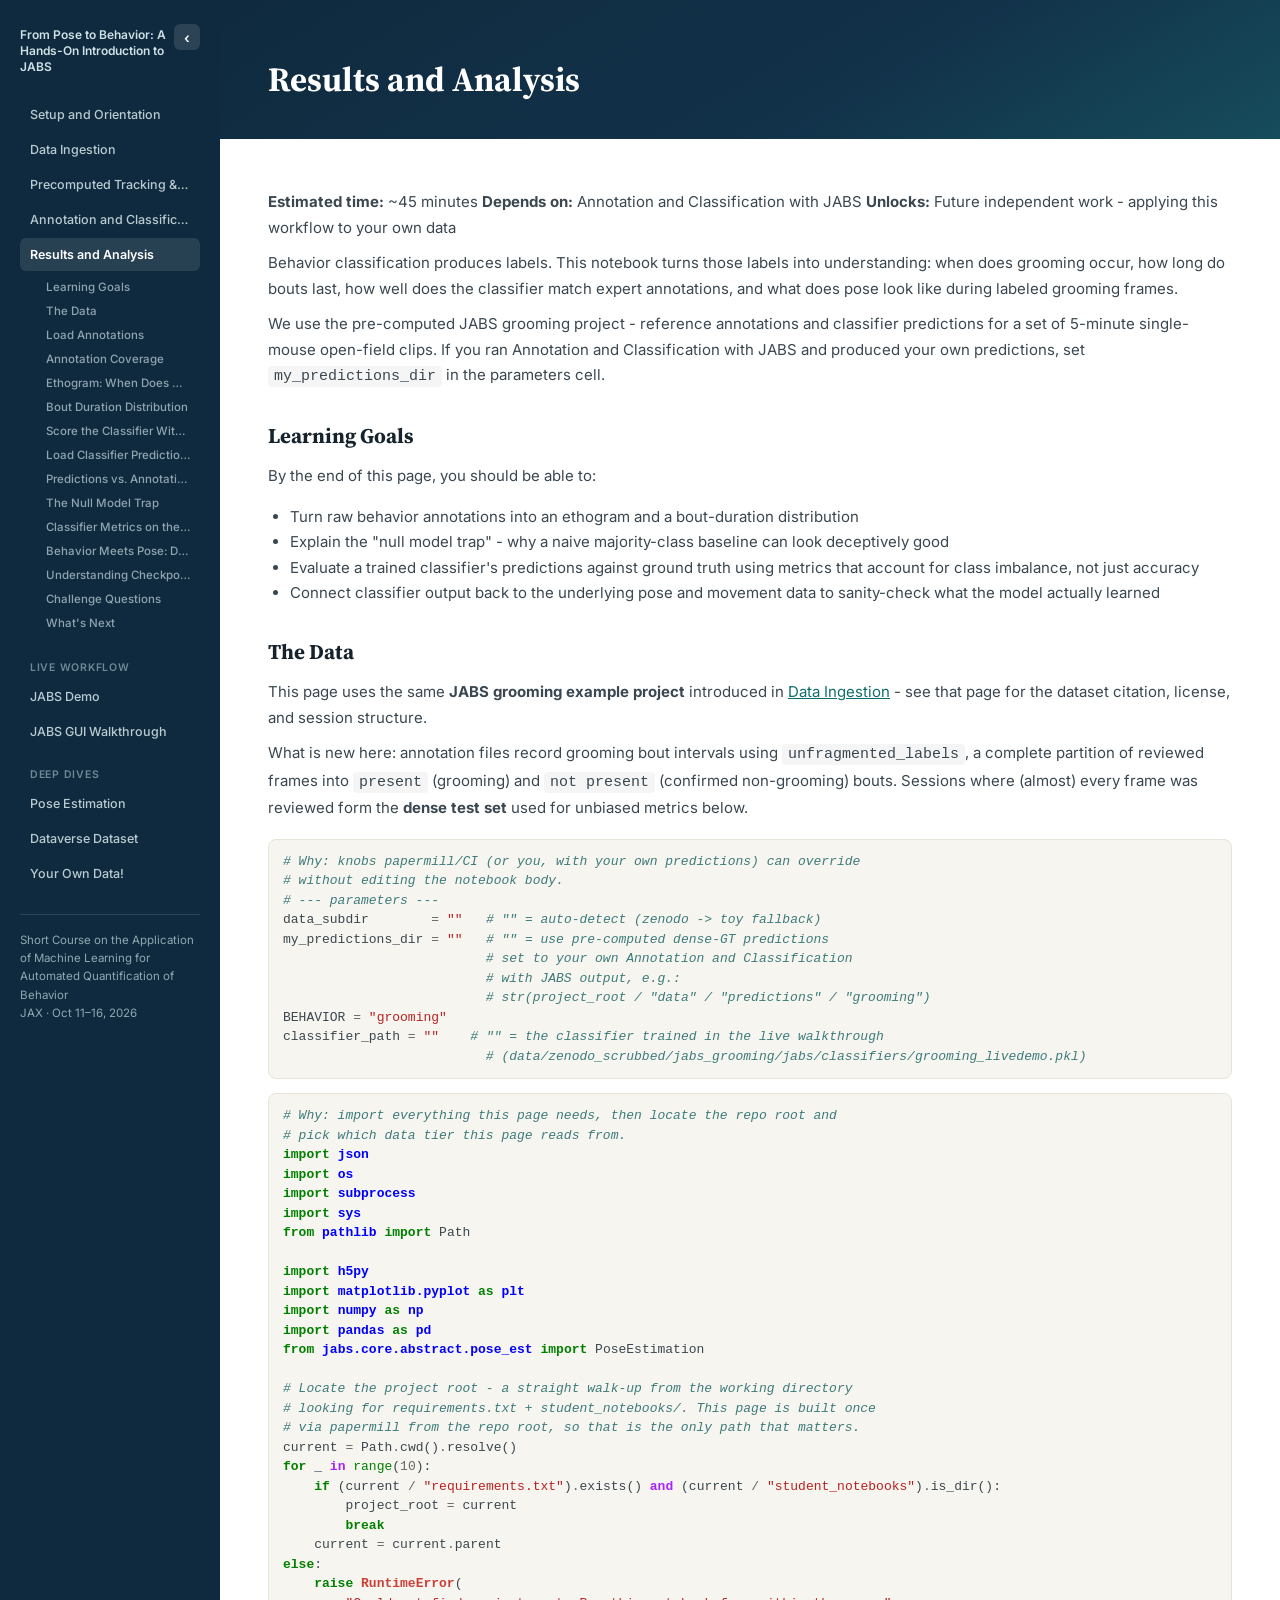
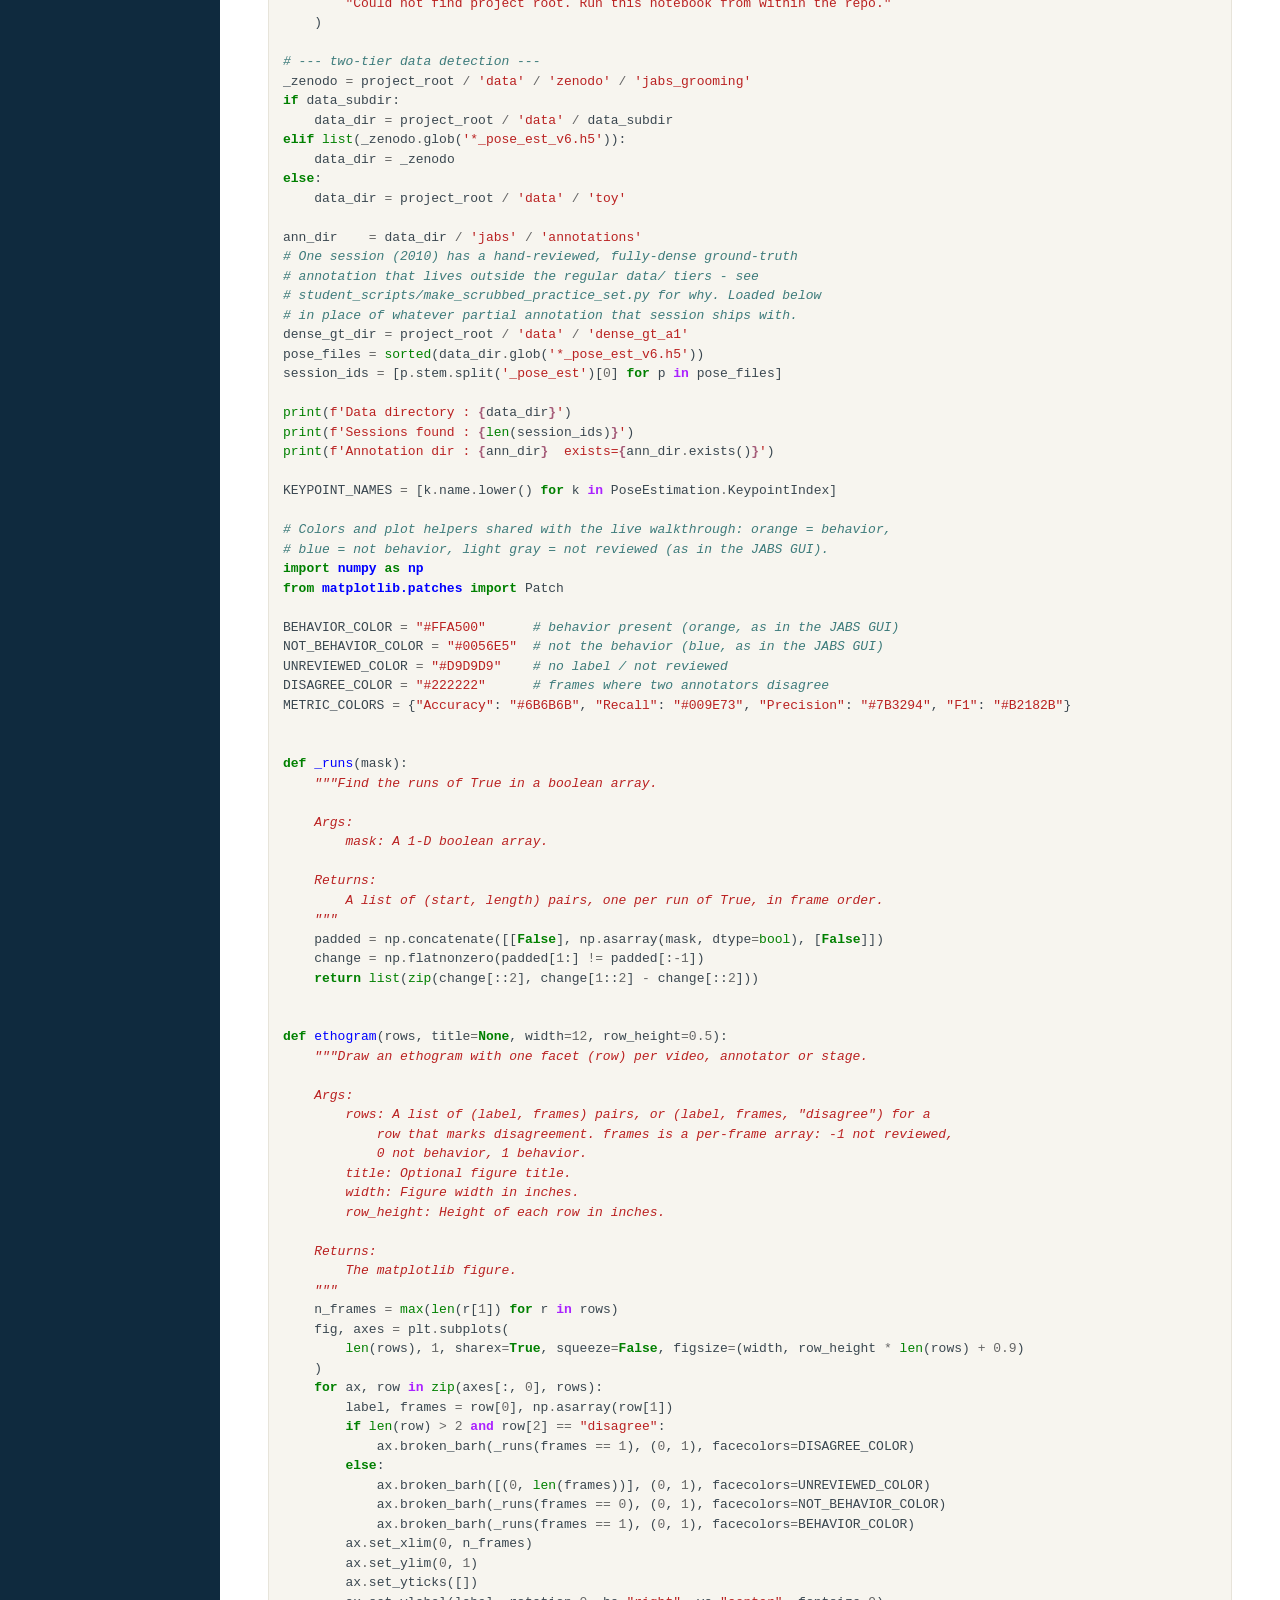
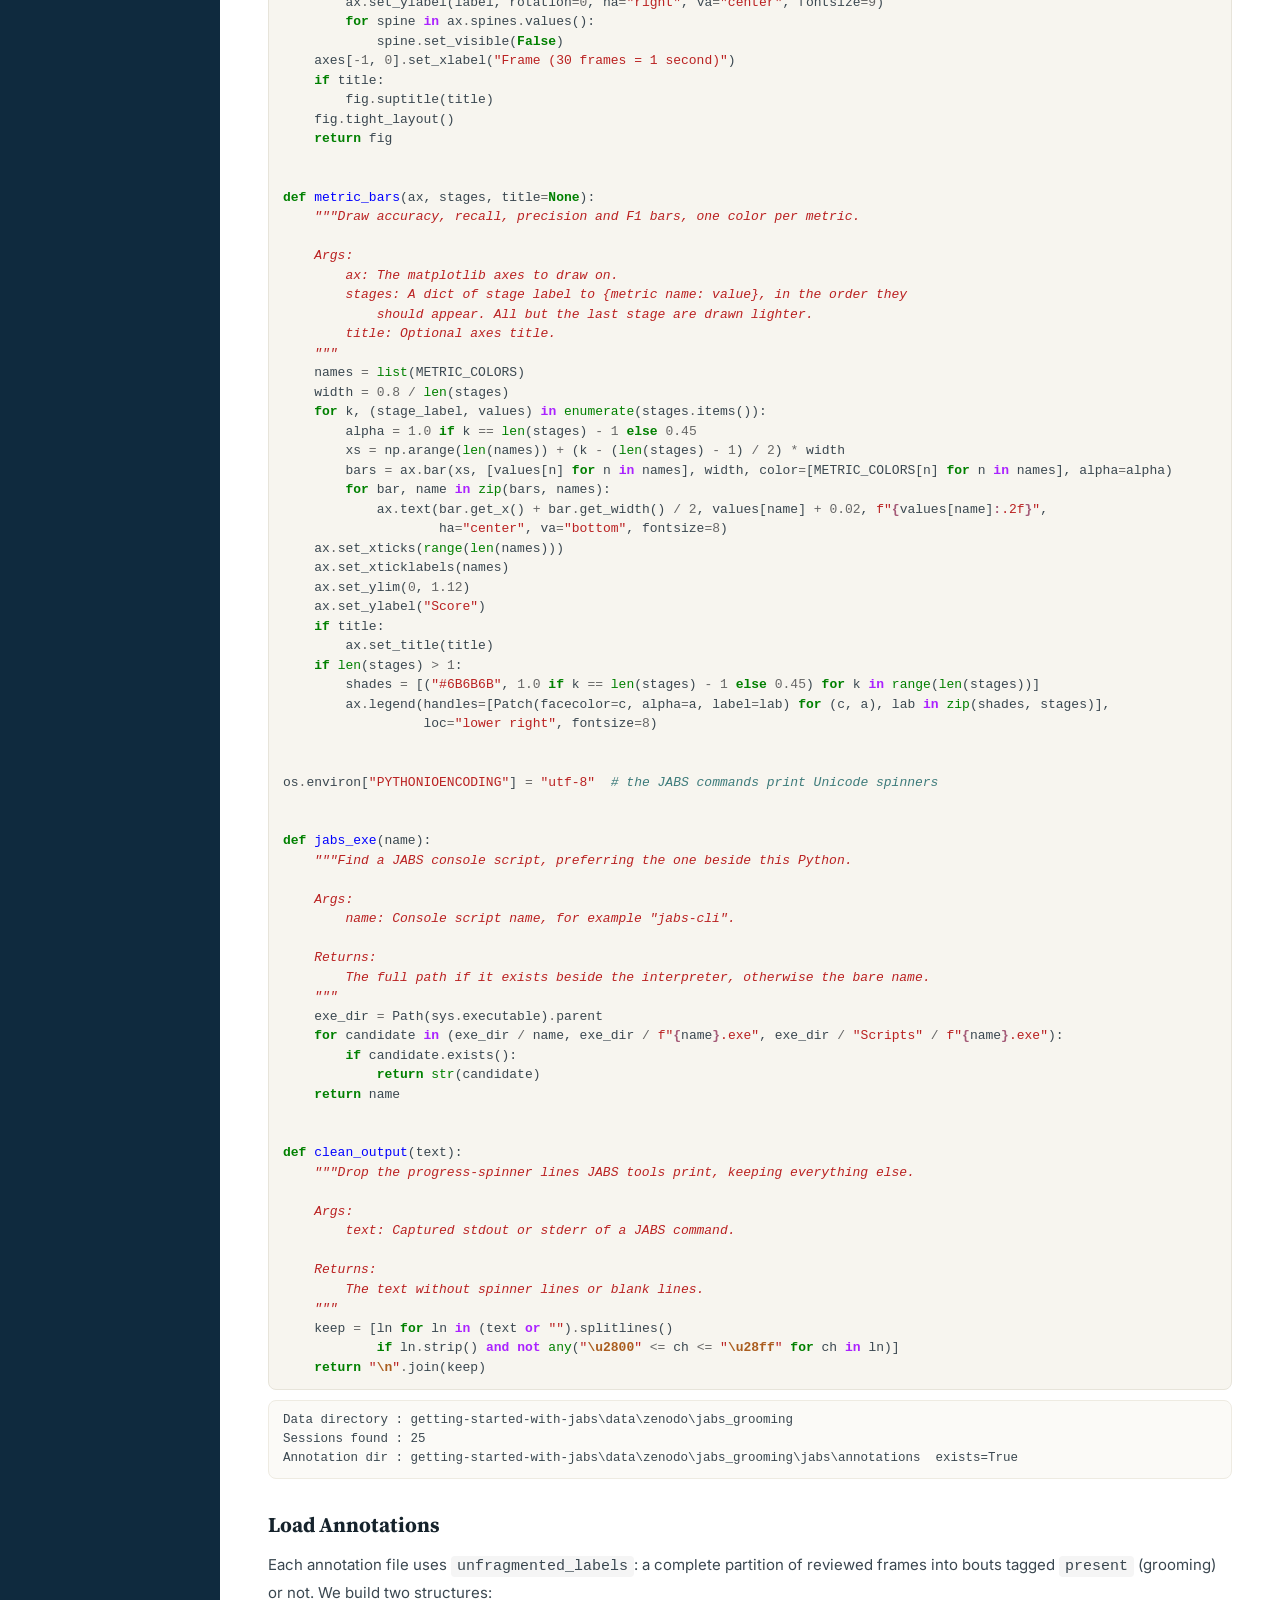
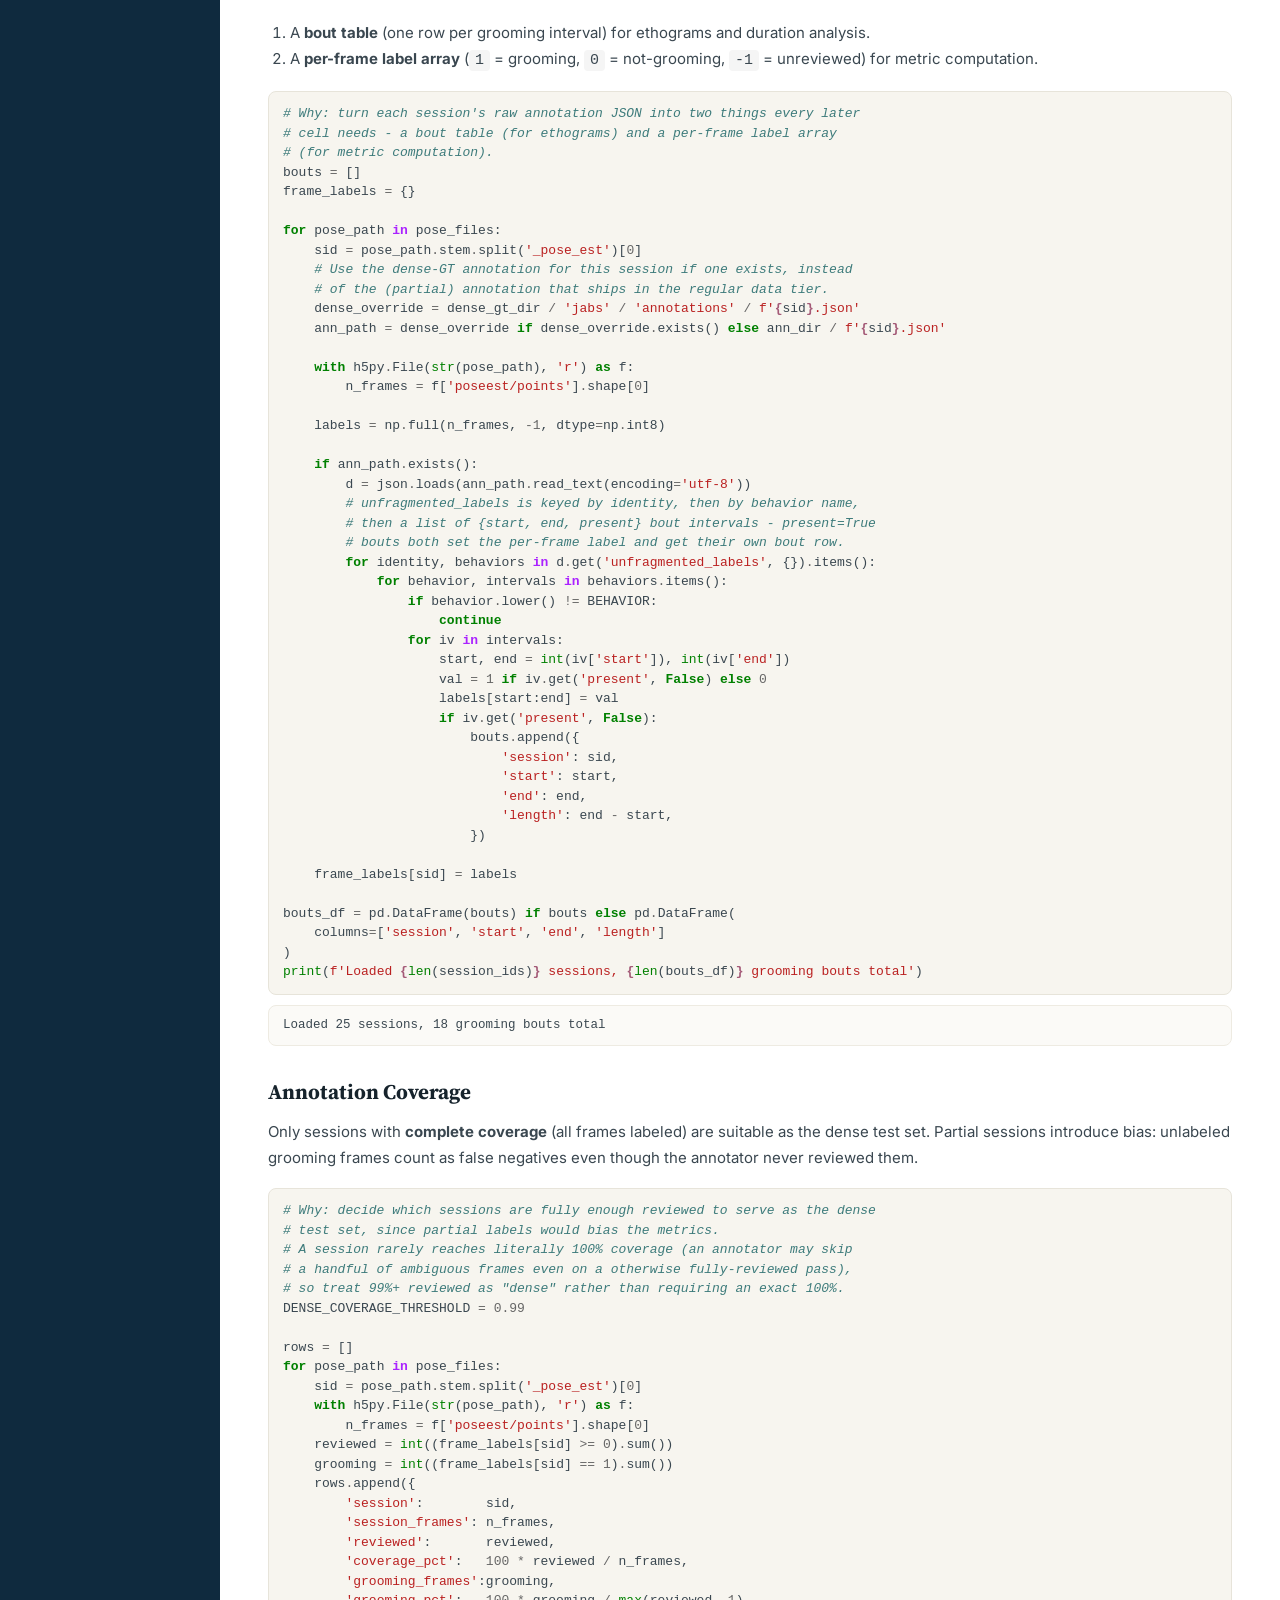
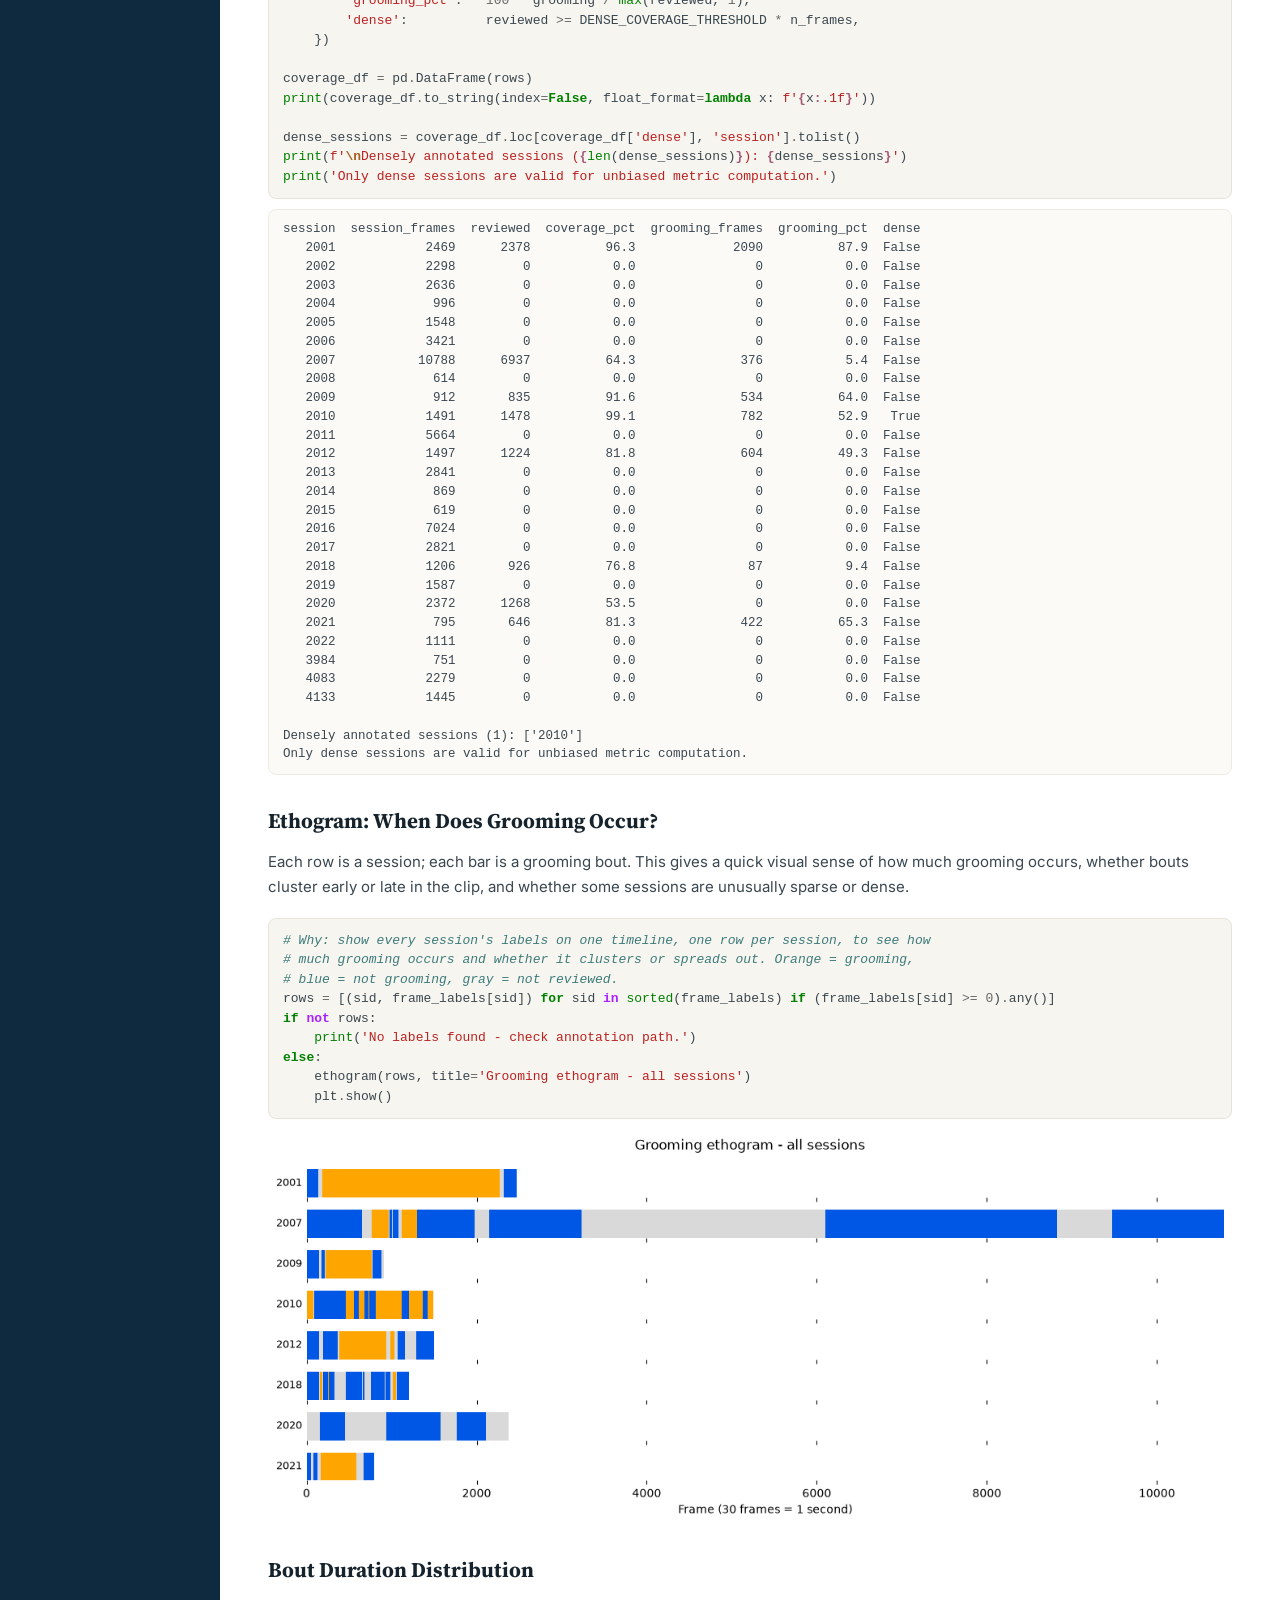
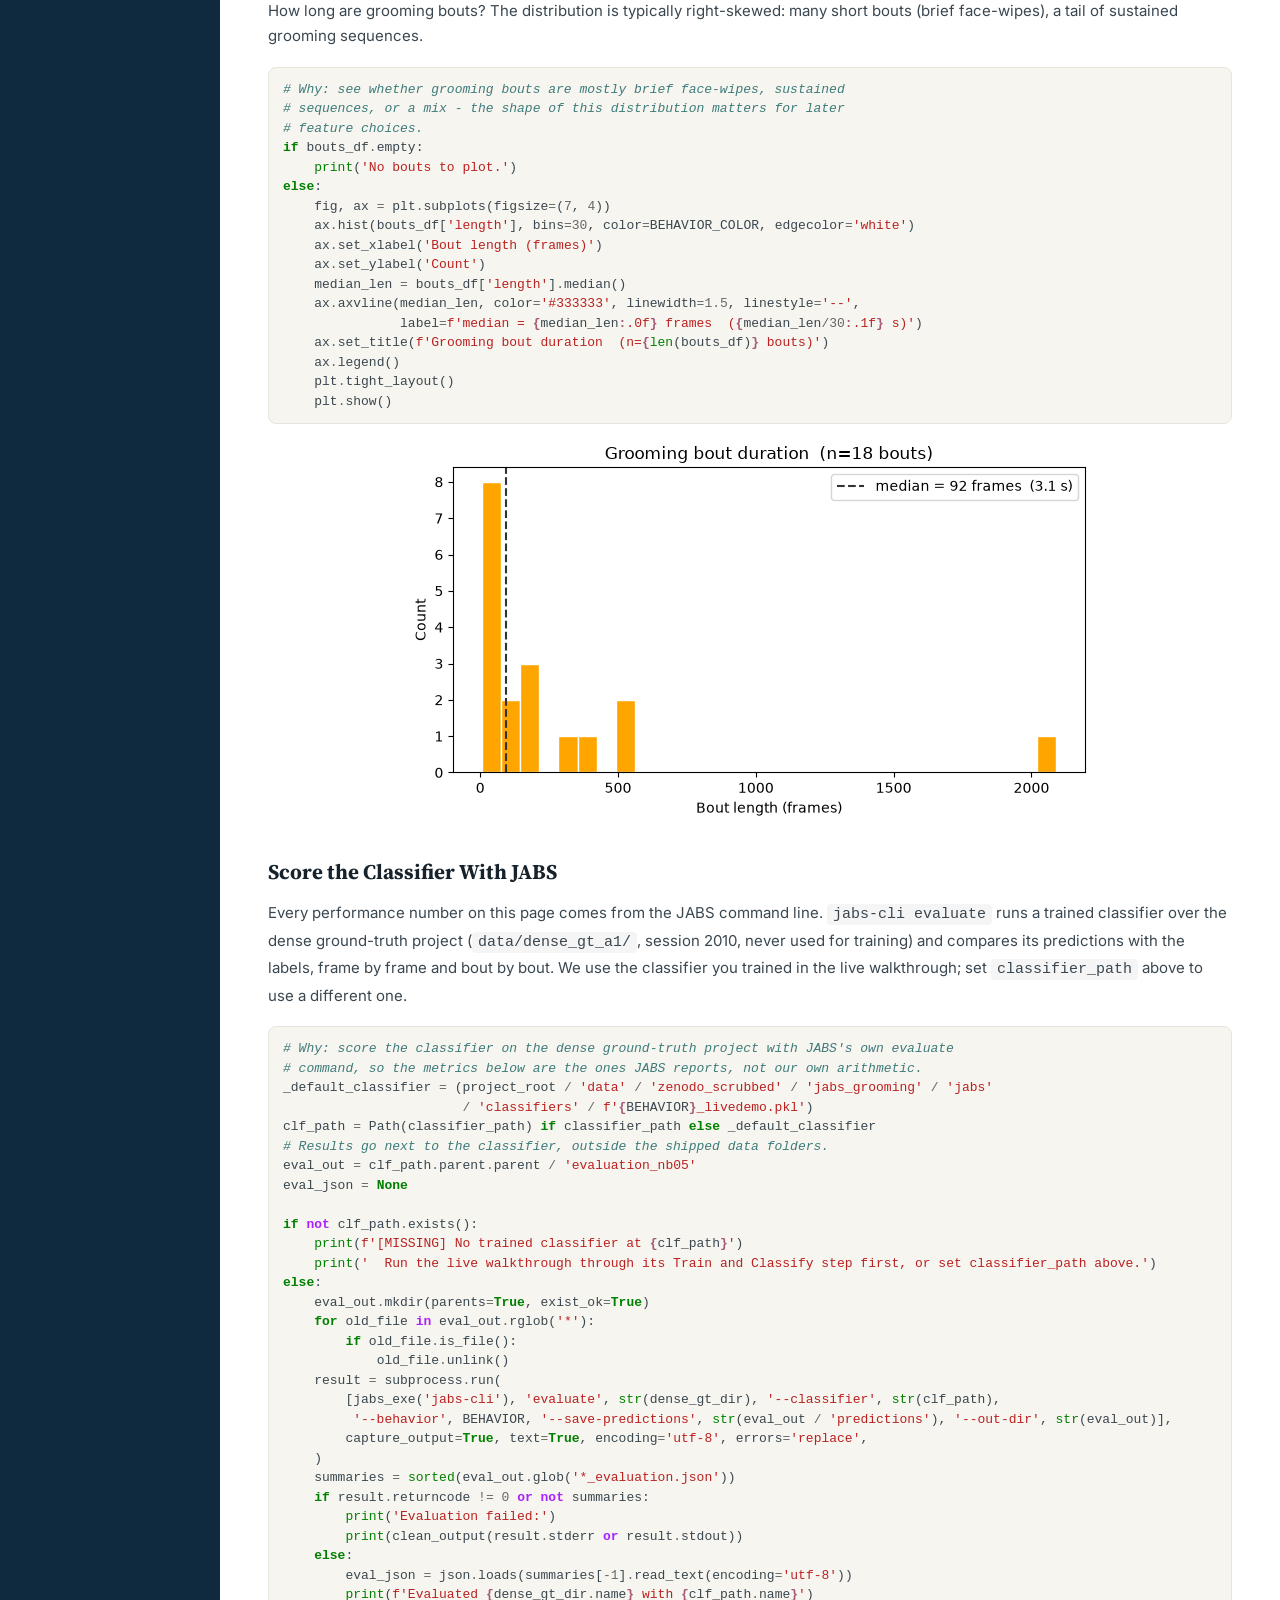
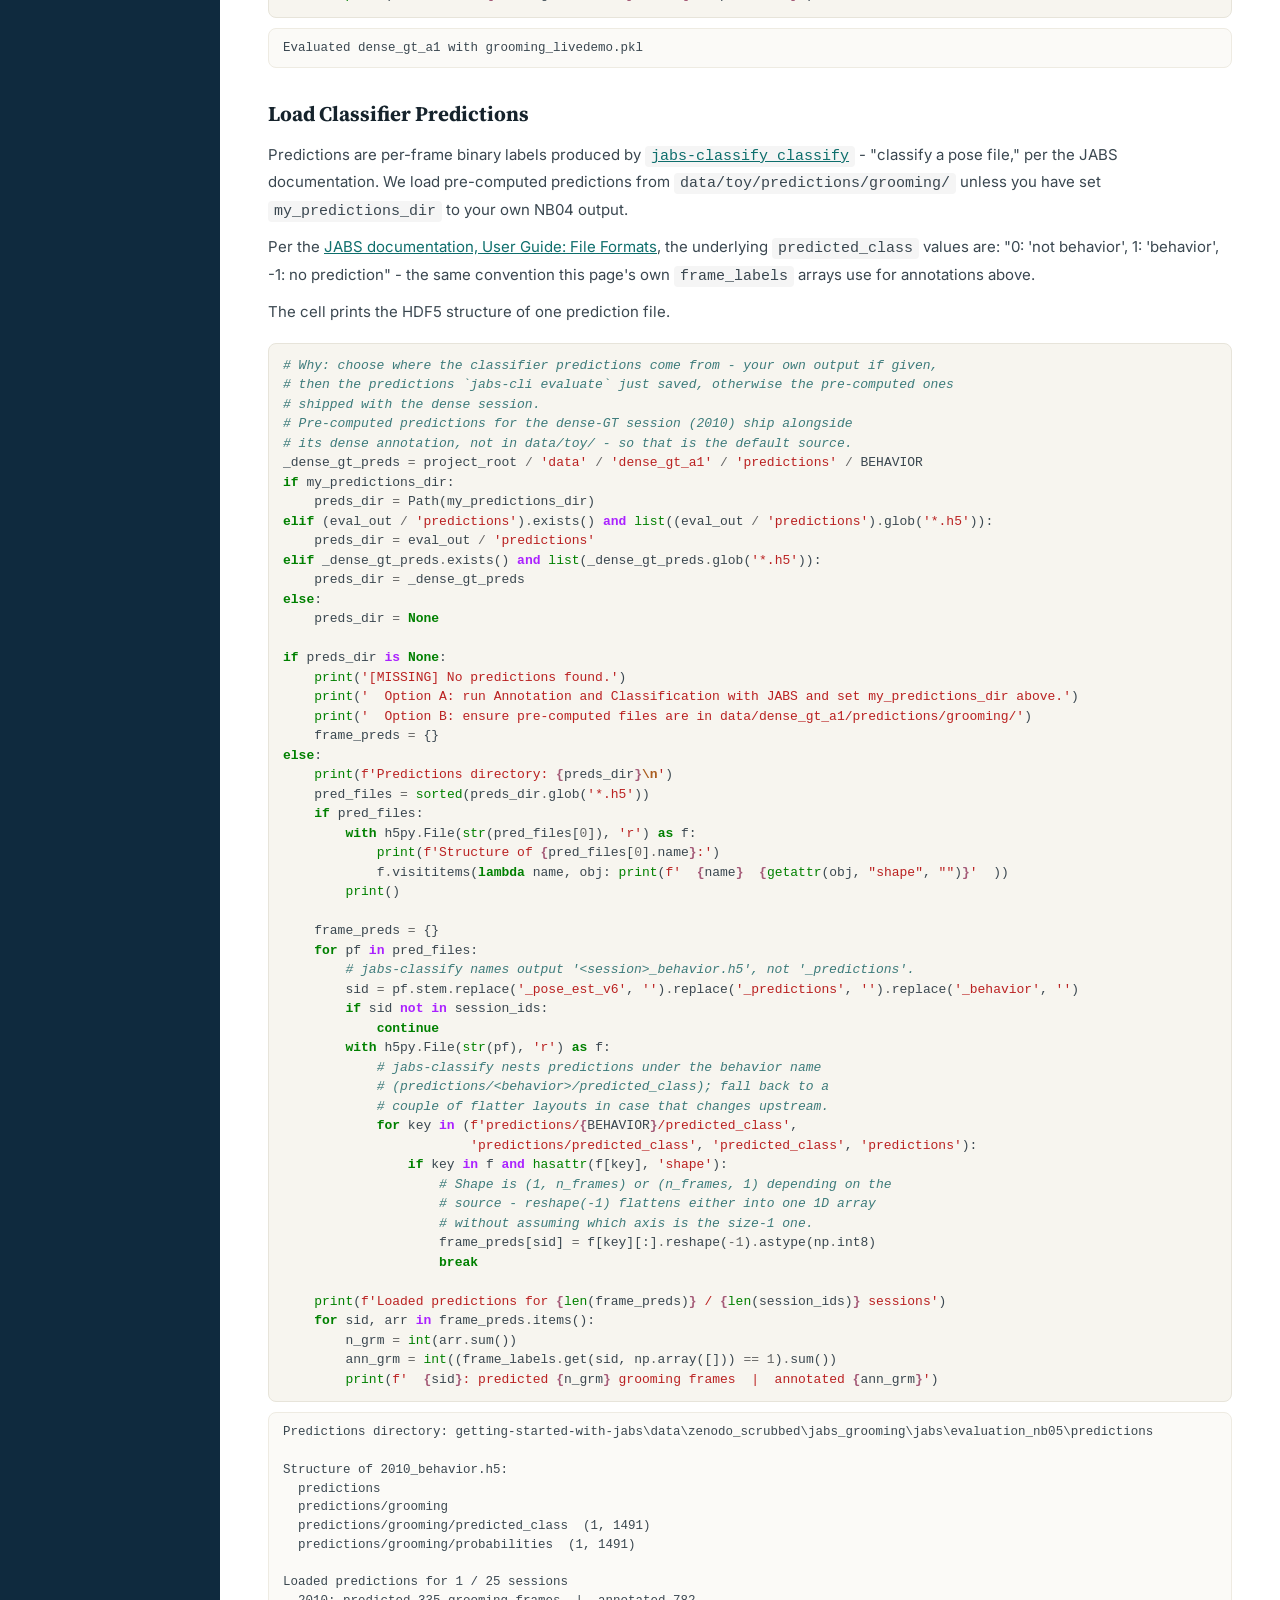
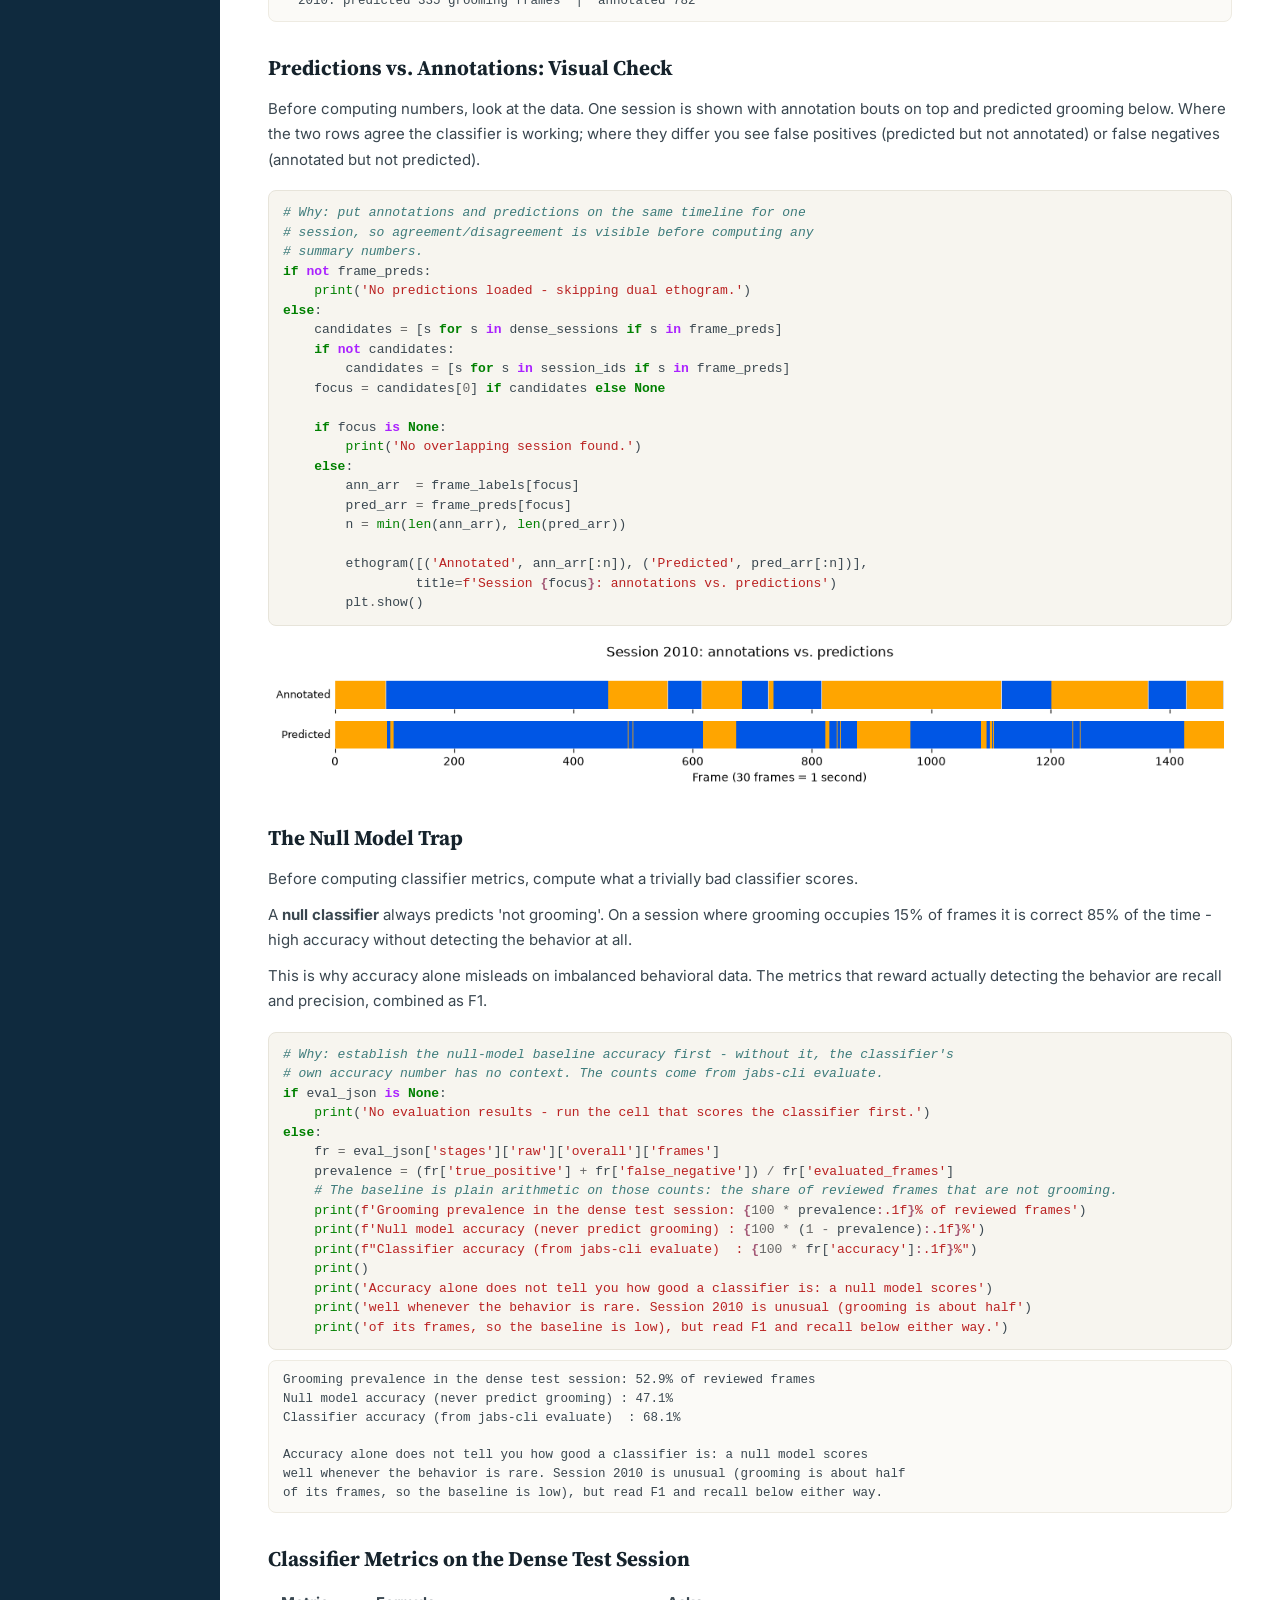
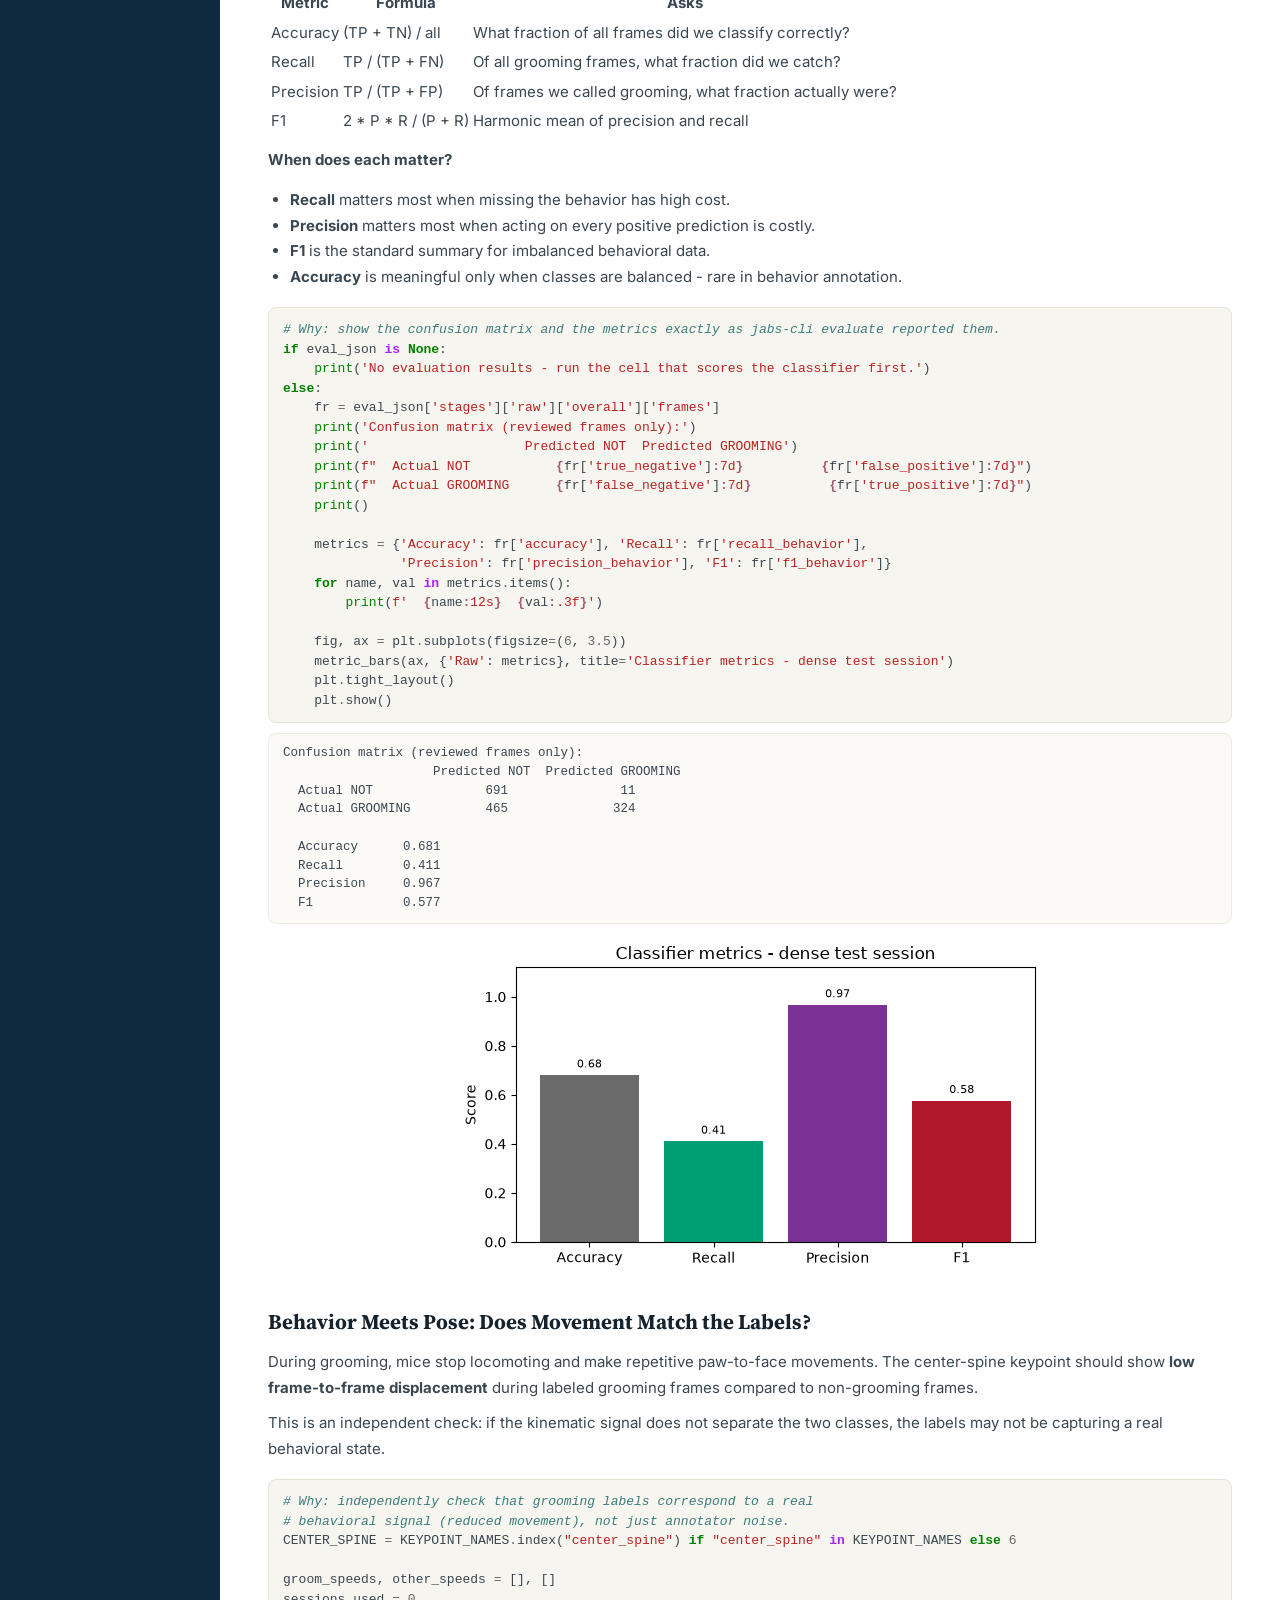
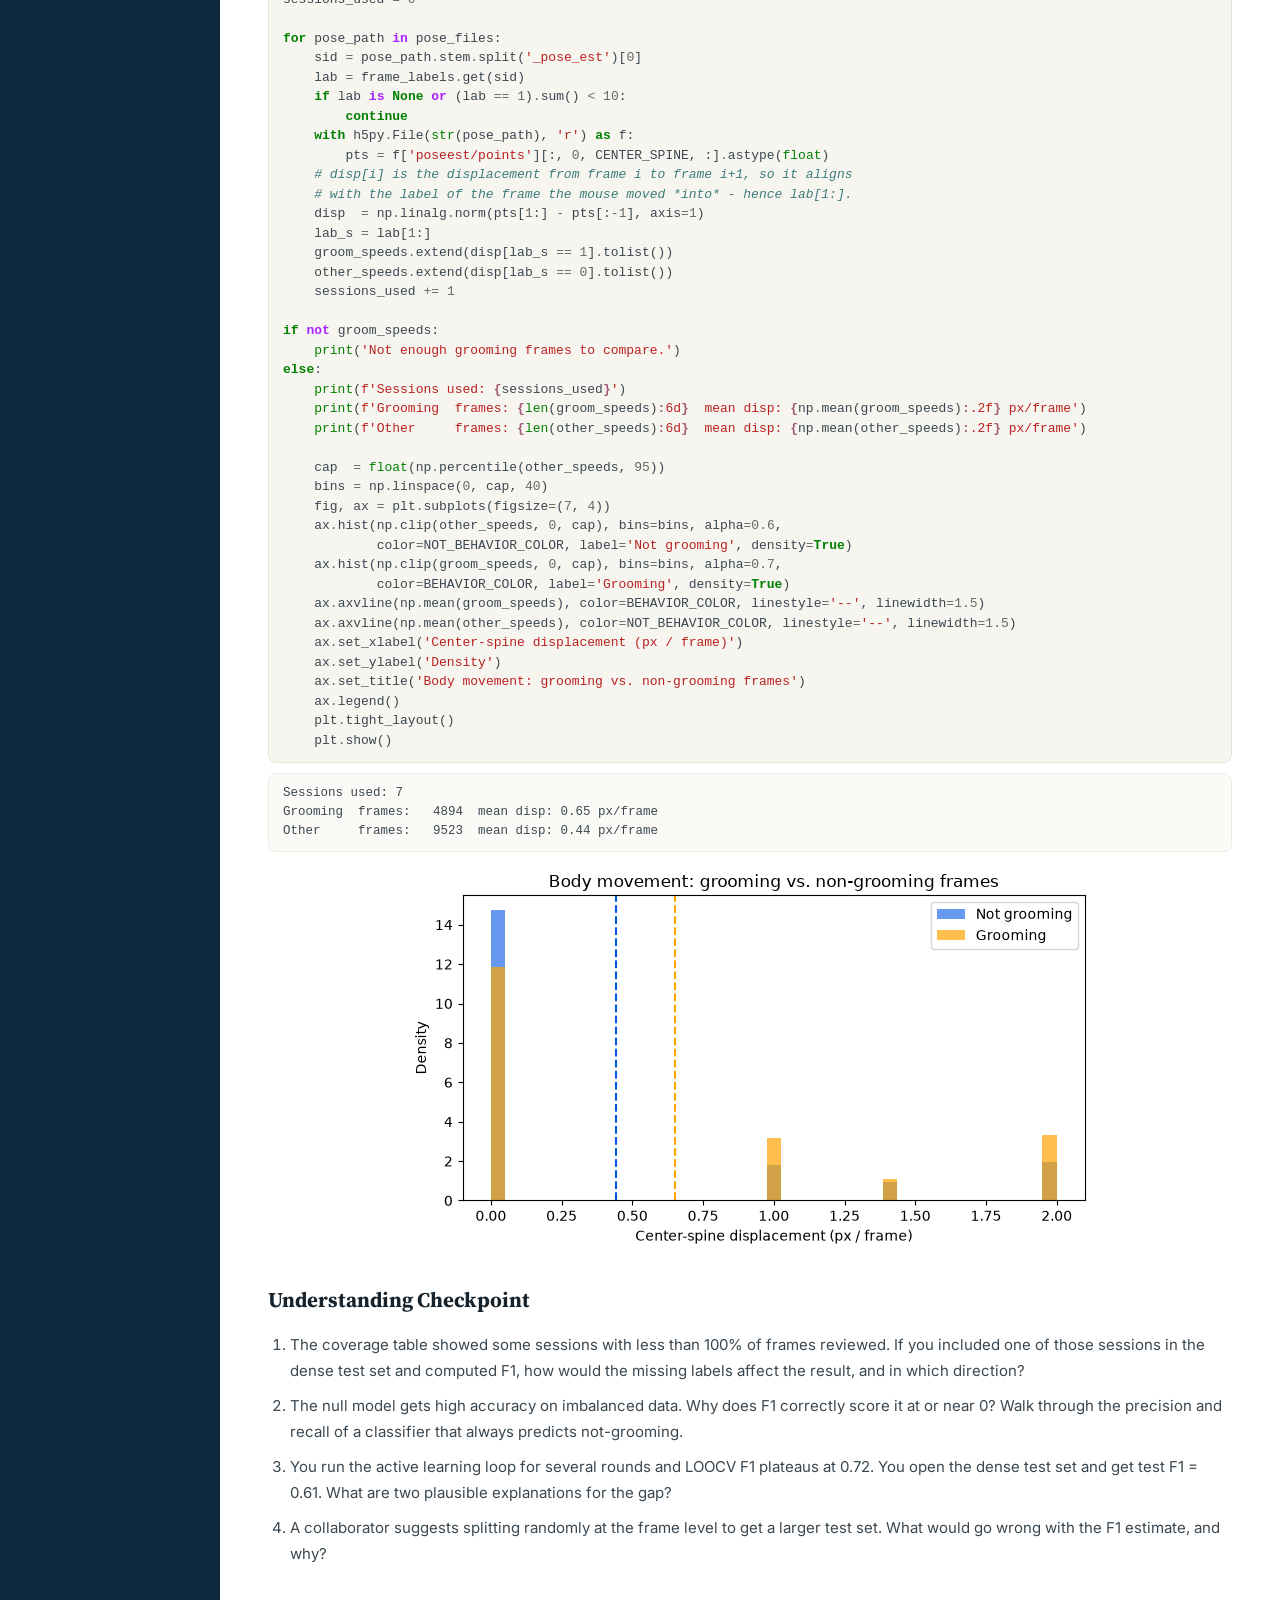
<file: docs/05_results_and_analysis.html>
<!DOCTYPE html>
<html lang="en">
<head>
<meta charset="UTF-8">
<meta name="viewport" content="width=device-width, initial-scale=1">
<title>Results and Analysis - Getting Started with JABS</title>
<link rel="preconnect" href="https://fonts.googleapis.com">
<link href="https://fonts.googleapis.com/css2?family=Inter:wght@400;500;600;700;800&family=Source+Serif+4:opsz,wght@8..60,600;8..60,700&display=swap" rel="stylesheet">
<link rel="stylesheet" href="_shared/design-system.css">
<link rel="stylesheet" href="_shared/pygments.css">
</head>
<body>

<div class="page">

  <aside class="sidebar" id="sidebar">
    <div class="sidebar-head">
      <span class="sidebar-brand sidebar-label">From Pose to Behavior: A Hands-On Introduction to JABS</span>
      <button class="sidebar-toggle" id="sidebarToggle" aria-label="Toggle sidebar">&lsaquo;</button>
    </div>
    <nav class="sidebar-nav">
      <a href="00_setup_and_orientation.html" class="sidebar-label">Setup and Orientation</a>
      <a href="01_data_ingestion.html" class="sidebar-label">Data Ingestion</a>
      <a href="03_precomputed_tracking.html" class="sidebar-label">Precomputed Tracking & QC</a>
      <a href="04_jabs_classification.html" class="sidebar-label">Annotation and Classification with JABS</a>
      <a href="05_results_and_analysis.html" class="active sidebar-label">Results and Analysis</a>
      <ul class="sidebar-toc sidebar-label">
        <li><a href="#Learning-Goals">Learning Goals</a></li>
        <li><a href="#The-Data">The Data</a></li>
        <li><a href="#Load-Annotations">Load Annotations</a></li>
        <li><a href="#Annotation-Coverage">Annotation Coverage</a></li>
        <li><a href="#Ethogram:-When-Does-Grooming-Occur?">Ethogram: When Does Grooming Occur?</a></li>
        <li><a href="#Bout-Duration-Distribution">Bout Duration Distribution</a></li>
        <li><a href="#Score-the-Classifier-With-JABS">Score the Classifier With JABS</a></li>
        <li><a href="#Load-Classifier-Predictions">Load Classifier Predictions</a></li>
        <li><a href="#Predictions-vs.-Annotations:-Visual-Check">Predictions vs. Annotations: Visual Check</a></li>
        <li><a href="#The-Null-Model-Trap">The Null Model Trap</a></li>
        <li><a href="#Classifier-Metrics-on-the-Dense-Test-Session">Classifier Metrics on the Dense Test Session</a></li>
        <li><a href="#Behavior-Meets-Pose:-Does-Movement-Match-the-Labels?">Behavior Meets Pose: Does Movement Match the Labels?</a></li>
        <li><a href="#Understanding-Checkpoint">Understanding Checkpoint</a></li>
        <li><a href="#Challenge-Questions">Challenge Questions</a></li>
        <li><a href="#What's-Next">What's Next</a></li>
      </ul>
      <div class="sidebar-heading sidebar-label">Live Workflow</div>
      <a href="live_demo.html" class="sidebar-label">JABS Demo</a>
      <a href="live_demo_jabs_gui_walkthrough.html" class="sidebar-label">JABS GUI Walkthrough</a>
      <div class="sidebar-heading sidebar-label">Deep Dives</div>
      <a href="02_pose_estimation.html" class="sidebar-label">Pose Estimation</a>
      <a href="deep_dive_dataverse.html" class="sidebar-label">Dataverse Dataset</a>
      <a href="deep_dive_your_data.html" class="sidebar-label">Your Own Data!</a>
    </nav>
    <div class="sidebar-footer sidebar-label">Short Course on the Application of Machine Learning for Automated Quantification of Behavior<br>JAX &middot; Oct 11&ndash;16, 2026</div>
  </aside>

  <div class="main">

    <div class="hero">
      <h1>Results and Analysis</h1>
    </div>

    <section>
      <div class="nb-body">
<div class="cell border-box-sizing text_cell rendered" id="cell-id=0"><div class="prompt input_prompt">
</div><div class="inner_cell">
<div class="text_cell_render border-box-sizing rendered_html">
<p><strong>Estimated time:</strong> ~45 minutes
<strong>Depends on:</strong> Annotation and Classification with JABS
<strong>Unlocks:</strong> Future independent work - applying this workflow to your own data</p>
<p>Behavior classification produces labels. This notebook turns those labels into understanding: when does grooming occur, how long do bouts last, how well does the classifier match expert annotations, and what does pose look like during labeled grooming frames.</p>
<p>We use the pre-computed JABS grooming project - reference annotations and classifier predictions for a set of 5-minute single-mouse open-field clips. If you ran Annotation and Classification with JABS and produced your own predictions, set <code>my_predictions_dir</code> in the parameters cell.</p>
</div>
</div>
</div>
<div class="cell border-box-sizing text_cell rendered" id="cell-id=1"><div class="prompt input_prompt">
</div><div class="inner_cell">
<div class="text_cell_render border-box-sizing rendered_html">
<h2 id="Learning-Goals">Learning Goals<a class="anchor-link" href="#Learning-Goals">¶</a></h2><p>By the end of this page, you should be able to:</p>
<ul>
<li>Turn raw behavior annotations into an ethogram and a bout-duration distribution</li>
<li>Explain the "null model trap" - why a naive majority-class baseline can look deceptively good</li>
<li>Evaluate a trained classifier's predictions against ground truth using metrics that account for class imbalance, not just accuracy</li>
<li>Connect classifier output back to the underlying pose and movement data to sanity-check what the model actually learned</li>
</ul>
</div>
</div>
</div>
<div class="cell border-box-sizing text_cell rendered" id="cell-id=2"><div class="prompt input_prompt">
</div><div class="inner_cell">
<div class="text_cell_render border-box-sizing rendered_html">
<h2 id="The-Data">The Data<a class="anchor-link" href="#The-Data">¶</a></h2><p>This page uses the same <strong>JABS grooming example project</strong> introduced in <a href="01_data_ingestion.html">Data Ingestion</a> - see that page for the dataset citation, license, and session structure.</p>
<p>What is new here: annotation files record grooming bout intervals using <code>unfragmented_labels</code>, a complete partition of reviewed frames into <code>present</code> (grooming) and <code>not present</code> (confirmed non-grooming) bouts. Sessions where (almost) every frame was reviewed form the <strong>dense test set</strong> used for unbiased metrics below.</p>
</div>
</div>
</div>
<div class="cell border-box-sizing code_cell rendered" id="cell-id=3">
<div class="input">
<div class="prompt input_prompt">In [1]:</div>
<div class="inner_cell">
<div class="input_area">
<div class="highlight hl-ipython3"><pre><span></span><span class="c1"># Why: knobs papermill/CI (or you, with your own predictions) can override</span>
<span class="c1"># without editing the notebook body.</span>
<span class="c1"># --- parameters ---</span>
<span class="n">data_subdir</span>        <span class="o">=</span> <span class="s2">""</span>   <span class="c1"># "" = auto-detect (zenodo -&gt; toy fallback)</span>
<span class="n">my_predictions_dir</span> <span class="o">=</span> <span class="s2">""</span>   <span class="c1"># "" = use pre-computed dense-GT predictions</span>
                          <span class="c1"># set to your own Annotation and Classification</span>
                          <span class="c1"># with JABS output, e.g.:</span>
                          <span class="c1"># str(project_root / "data" / "predictions" / "grooming")</span>
<span class="n">BEHAVIOR</span> <span class="o">=</span> <span class="s2">"grooming"</span>
<span class="n">classifier_path</span> <span class="o">=</span> <span class="s2">""</span>    <span class="c1"># "" = the classifier trained in the live walkthrough</span>
                          <span class="c1"># (data/zenodo_scrubbed/jabs_grooming/jabs/classifiers/grooming_livedemo.pkl)</span>
</pre></div>
</div>
</div>
</div>
</div>
<div class="cell border-box-sizing code_cell rendered" id="cell-id=4">
<div class="input">
<div class="prompt input_prompt">In [2]:</div>
<div class="inner_cell">
<div class="input_area">
<div class="highlight hl-ipython3"><pre><span></span><span class="c1"># Why: import everything this page needs, then locate the repo root and</span>
<span class="c1"># pick which data tier this page reads from.</span>
<span class="kn">import</span><span class="w"> </span><span class="nn">json</span>
<span class="kn">import</span><span class="w"> </span><span class="nn">os</span>
<span class="kn">import</span><span class="w"> </span><span class="nn">subprocess</span>
<span class="kn">import</span><span class="w"> </span><span class="nn">sys</span>
<span class="kn">from</span><span class="w"> </span><span class="nn">pathlib</span><span class="w"> </span><span class="kn">import</span> <span class="n">Path</span>

<span class="kn">import</span><span class="w"> </span><span class="nn">h5py</span>
<span class="kn">import</span><span class="w"> </span><span class="nn">matplotlib.pyplot</span><span class="w"> </span><span class="k">as</span><span class="w"> </span><span class="nn">plt</span>
<span class="kn">import</span><span class="w"> </span><span class="nn">numpy</span><span class="w"> </span><span class="k">as</span><span class="w"> </span><span class="nn">np</span>
<span class="kn">import</span><span class="w"> </span><span class="nn">pandas</span><span class="w"> </span><span class="k">as</span><span class="w"> </span><span class="nn">pd</span>
<span class="kn">from</span><span class="w"> </span><span class="nn">jabs.core.abstract.pose_est</span><span class="w"> </span><span class="kn">import</span> <span class="n">PoseEstimation</span>

<span class="c1"># Locate the project root - a straight walk-up from the working directory</span>
<span class="c1"># looking for requirements.txt + student_notebooks/. This page is built once</span>
<span class="c1"># via papermill from the repo root, so that is the only path that matters.</span>
<span class="n">current</span> <span class="o">=</span> <span class="n">Path</span><span class="o">.</span><span class="n">cwd</span><span class="p">()</span><span class="o">.</span><span class="n">resolve</span><span class="p">()</span>
<span class="k">for</span> <span class="n">_</span> <span class="ow">in</span> <span class="nb">range</span><span class="p">(</span><span class="mi">10</span><span class="p">):</span>
    <span class="k">if</span> <span class="p">(</span><span class="n">current</span> <span class="o">/</span> <span class="s2">"requirements.txt"</span><span class="p">)</span><span class="o">.</span><span class="n">exists</span><span class="p">()</span> <span class="ow">and</span> <span class="p">(</span><span class="n">current</span> <span class="o">/</span> <span class="s2">"student_notebooks"</span><span class="p">)</span><span class="o">.</span><span class="n">is_dir</span><span class="p">():</span>
        <span class="n">project_root</span> <span class="o">=</span> <span class="n">current</span>
        <span class="k">break</span>
    <span class="n">current</span> <span class="o">=</span> <span class="n">current</span><span class="o">.</span><span class="n">parent</span>
<span class="k">else</span><span class="p">:</span>
    <span class="k">raise</span> <span class="ne">RuntimeError</span><span class="p">(</span>
        <span class="s2">"Could not find project root. Run this notebook from within the repo."</span>
    <span class="p">)</span>

<span class="c1"># --- two-tier data detection ---</span>
<span class="n">_zenodo</span> <span class="o">=</span> <span class="n">project_root</span> <span class="o">/</span> <span class="s1">'data'</span> <span class="o">/</span> <span class="s1">'zenodo'</span> <span class="o">/</span> <span class="s1">'jabs_grooming'</span>
<span class="k">if</span> <span class="n">data_subdir</span><span class="p">:</span>
    <span class="n">data_dir</span> <span class="o">=</span> <span class="n">project_root</span> <span class="o">/</span> <span class="s1">'data'</span> <span class="o">/</span> <span class="n">data_subdir</span>
<span class="k">elif</span> <span class="nb">list</span><span class="p">(</span><span class="n">_zenodo</span><span class="o">.</span><span class="n">glob</span><span class="p">(</span><span class="s1">'*_pose_est_v6.h5'</span><span class="p">)):</span>
    <span class="n">data_dir</span> <span class="o">=</span> <span class="n">_zenodo</span>
<span class="k">else</span><span class="p">:</span>
    <span class="n">data_dir</span> <span class="o">=</span> <span class="n">project_root</span> <span class="o">/</span> <span class="s1">'data'</span> <span class="o">/</span> <span class="s1">'toy'</span>

<span class="n">ann_dir</span>    <span class="o">=</span> <span class="n">data_dir</span> <span class="o">/</span> <span class="s1">'jabs'</span> <span class="o">/</span> <span class="s1">'annotations'</span>
<span class="c1"># One session (2010) has a hand-reviewed, fully-dense ground-truth</span>
<span class="c1"># annotation that lives outside the regular data/ tiers - see</span>
<span class="c1"># student_scripts/make_scrubbed_practice_set.py for why. Loaded below</span>
<span class="c1"># in place of whatever partial annotation that session ships with.</span>
<span class="n">dense_gt_dir</span> <span class="o">=</span> <span class="n">project_root</span> <span class="o">/</span> <span class="s1">'data'</span> <span class="o">/</span> <span class="s1">'dense_gt_a1'</span>
<span class="n">pose_files</span> <span class="o">=</span> <span class="nb">sorted</span><span class="p">(</span><span class="n">data_dir</span><span class="o">.</span><span class="n">glob</span><span class="p">(</span><span class="s1">'*_pose_est_v6.h5'</span><span class="p">))</span>
<span class="n">session_ids</span> <span class="o">=</span> <span class="p">[</span><span class="n">p</span><span class="o">.</span><span class="n">stem</span><span class="o">.</span><span class="n">split</span><span class="p">(</span><span class="s1">'_pose_est'</span><span class="p">)[</span><span class="mi">0</span><span class="p">]</span> <span class="k">for</span> <span class="n">p</span> <span class="ow">in</span> <span class="n">pose_files</span><span class="p">]</span>

<span class="nb">print</span><span class="p">(</span><span class="sa">f</span><span class="s1">'Data directory : </span><span class="si">{</span><span class="n">data_dir</span><span class="si">}</span><span class="s1">'</span><span class="p">)</span>
<span class="nb">print</span><span class="p">(</span><span class="sa">f</span><span class="s1">'Sessions found : </span><span class="si">{</span><span class="nb">len</span><span class="p">(</span><span class="n">session_ids</span><span class="p">)</span><span class="si">}</span><span class="s1">'</span><span class="p">)</span>
<span class="nb">print</span><span class="p">(</span><span class="sa">f</span><span class="s1">'Annotation dir : </span><span class="si">{</span><span class="n">ann_dir</span><span class="si">}</span><span class="s1">  exists=</span><span class="si">{</span><span class="n">ann_dir</span><span class="o">.</span><span class="n">exists</span><span class="p">()</span><span class="si">}</span><span class="s1">'</span><span class="p">)</span>

<span class="n">KEYPOINT_NAMES</span> <span class="o">=</span> <span class="p">[</span><span class="n">k</span><span class="o">.</span><span class="n">name</span><span class="o">.</span><span class="n">lower</span><span class="p">()</span> <span class="k">for</span> <span class="n">k</span> <span class="ow">in</span> <span class="n">PoseEstimation</span><span class="o">.</span><span class="n">KeypointIndex</span><span class="p">]</span>

<span class="c1"># Colors and plot helpers shared with the live walkthrough: orange = behavior,</span>
<span class="c1"># blue = not behavior, light gray = not reviewed (as in the JABS GUI).</span>
<span class="kn">import</span><span class="w"> </span><span class="nn">numpy</span><span class="w"> </span><span class="k">as</span><span class="w"> </span><span class="nn">np</span>
<span class="kn">from</span><span class="w"> </span><span class="nn">matplotlib.patches</span><span class="w"> </span><span class="kn">import</span> <span class="n">Patch</span>

<span class="n">BEHAVIOR_COLOR</span> <span class="o">=</span> <span class="s2">"#FFA500"</span>      <span class="c1"># behavior present (orange, as in the JABS GUI)</span>
<span class="n">NOT_BEHAVIOR_COLOR</span> <span class="o">=</span> <span class="s2">"#0056E5"</span>  <span class="c1"># not the behavior (blue, as in the JABS GUI)</span>
<span class="n">UNREVIEWED_COLOR</span> <span class="o">=</span> <span class="s2">"#D9D9D9"</span>    <span class="c1"># no label / not reviewed</span>
<span class="n">DISAGREE_COLOR</span> <span class="o">=</span> <span class="s2">"#222222"</span>      <span class="c1"># frames where two annotators disagree</span>
<span class="n">METRIC_COLORS</span> <span class="o">=</span> <span class="p">{</span><span class="s2">"Accuracy"</span><span class="p">:</span> <span class="s2">"#6B6B6B"</span><span class="p">,</span> <span class="s2">"Recall"</span><span class="p">:</span> <span class="s2">"#009E73"</span><span class="p">,</span> <span class="s2">"Precision"</span><span class="p">:</span> <span class="s2">"#7B3294"</span><span class="p">,</span> <span class="s2">"F1"</span><span class="p">:</span> <span class="s2">"#B2182B"</span><span class="p">}</span>


<span class="k">def</span><span class="w"> </span><span class="nf">_runs</span><span class="p">(</span><span class="n">mask</span><span class="p">):</span>
<span class="w">    </span><span class="sd">"""Find the runs of True in a boolean array.</span>

<span class="sd">    Args:</span>
<span class="sd">        mask: A 1-D boolean array.</span>

<span class="sd">    Returns:</span>
<span class="sd">        A list of (start, length) pairs, one per run of True, in frame order.</span>
<span class="sd">    """</span>
    <span class="n">padded</span> <span class="o">=</span> <span class="n">np</span><span class="o">.</span><span class="n">concatenate</span><span class="p">([[</span><span class="kc">False</span><span class="p">],</span> <span class="n">np</span><span class="o">.</span><span class="n">asarray</span><span class="p">(</span><span class="n">mask</span><span class="p">,</span> <span class="n">dtype</span><span class="o">=</span><span class="nb">bool</span><span class="p">),</span> <span class="p">[</span><span class="kc">False</span><span class="p">]])</span>
    <span class="n">change</span> <span class="o">=</span> <span class="n">np</span><span class="o">.</span><span class="n">flatnonzero</span><span class="p">(</span><span class="n">padded</span><span class="p">[</span><span class="mi">1</span><span class="p">:]</span> <span class="o">!=</span> <span class="n">padded</span><span class="p">[:</span><span class="o">-</span><span class="mi">1</span><span class="p">])</span>
    <span class="k">return</span> <span class="nb">list</span><span class="p">(</span><span class="nb">zip</span><span class="p">(</span><span class="n">change</span><span class="p">[::</span><span class="mi">2</span><span class="p">],</span> <span class="n">change</span><span class="p">[</span><span class="mi">1</span><span class="p">::</span><span class="mi">2</span><span class="p">]</span> <span class="o">-</span> <span class="n">change</span><span class="p">[::</span><span class="mi">2</span><span class="p">]))</span>


<span class="k">def</span><span class="w"> </span><span class="nf">ethogram</span><span class="p">(</span><span class="n">rows</span><span class="p">,</span> <span class="n">title</span><span class="o">=</span><span class="kc">None</span><span class="p">,</span> <span class="n">width</span><span class="o">=</span><span class="mi">12</span><span class="p">,</span> <span class="n">row_height</span><span class="o">=</span><span class="mf">0.5</span><span class="p">):</span>
<span class="w">    </span><span class="sd">"""Draw an ethogram with one facet (row) per video, annotator or stage.</span>

<span class="sd">    Args:</span>
<span class="sd">        rows: A list of (label, frames) pairs, or (label, frames, "disagree") for a</span>
<span class="sd">            row that marks disagreement. frames is a per-frame array: -1 not reviewed,</span>
<span class="sd">            0 not behavior, 1 behavior.</span>
<span class="sd">        title: Optional figure title.</span>
<span class="sd">        width: Figure width in inches.</span>
<span class="sd">        row_height: Height of each row in inches.</span>

<span class="sd">    Returns:</span>
<span class="sd">        The matplotlib figure.</span>
<span class="sd">    """</span>
    <span class="n">n_frames</span> <span class="o">=</span> <span class="nb">max</span><span class="p">(</span><span class="nb">len</span><span class="p">(</span><span class="n">r</span><span class="p">[</span><span class="mi">1</span><span class="p">])</span> <span class="k">for</span> <span class="n">r</span> <span class="ow">in</span> <span class="n">rows</span><span class="p">)</span>
    <span class="n">fig</span><span class="p">,</span> <span class="n">axes</span> <span class="o">=</span> <span class="n">plt</span><span class="o">.</span><span class="n">subplots</span><span class="p">(</span>
        <span class="nb">len</span><span class="p">(</span><span class="n">rows</span><span class="p">),</span> <span class="mi">1</span><span class="p">,</span> <span class="n">sharex</span><span class="o">=</span><span class="kc">True</span><span class="p">,</span> <span class="n">squeeze</span><span class="o">=</span><span class="kc">False</span><span class="p">,</span> <span class="n">figsize</span><span class="o">=</span><span class="p">(</span><span class="n">width</span><span class="p">,</span> <span class="n">row_height</span> <span class="o">*</span> <span class="nb">len</span><span class="p">(</span><span class="n">rows</span><span class="p">)</span> <span class="o">+</span> <span class="mf">0.9</span><span class="p">)</span>
    <span class="p">)</span>
    <span class="k">for</span> <span class="n">ax</span><span class="p">,</span> <span class="n">row</span> <span class="ow">in</span> <span class="nb">zip</span><span class="p">(</span><span class="n">axes</span><span class="p">[:,</span> <span class="mi">0</span><span class="p">],</span> <span class="n">rows</span><span class="p">):</span>
        <span class="n">label</span><span class="p">,</span> <span class="n">frames</span> <span class="o">=</span> <span class="n">row</span><span class="p">[</span><span class="mi">0</span><span class="p">],</span> <span class="n">np</span><span class="o">.</span><span class="n">asarray</span><span class="p">(</span><span class="n">row</span><span class="p">[</span><span class="mi">1</span><span class="p">])</span>
        <span class="k">if</span> <span class="nb">len</span><span class="p">(</span><span class="n">row</span><span class="p">)</span> <span class="o">&gt;</span> <span class="mi">2</span> <span class="ow">and</span> <span class="n">row</span><span class="p">[</span><span class="mi">2</span><span class="p">]</span> <span class="o">==</span> <span class="s2">"disagree"</span><span class="p">:</span>
            <span class="n">ax</span><span class="o">.</span><span class="n">broken_barh</span><span class="p">(</span><span class="n">_runs</span><span class="p">(</span><span class="n">frames</span> <span class="o">==</span> <span class="mi">1</span><span class="p">),</span> <span class="p">(</span><span class="mi">0</span><span class="p">,</span> <span class="mi">1</span><span class="p">),</span> <span class="n">facecolors</span><span class="o">=</span><span class="n">DISAGREE_COLOR</span><span class="p">)</span>
        <span class="k">else</span><span class="p">:</span>
            <span class="n">ax</span><span class="o">.</span><span class="n">broken_barh</span><span class="p">([(</span><span class="mi">0</span><span class="p">,</span> <span class="nb">len</span><span class="p">(</span><span class="n">frames</span><span class="p">))],</span> <span class="p">(</span><span class="mi">0</span><span class="p">,</span> <span class="mi">1</span><span class="p">),</span> <span class="n">facecolors</span><span class="o">=</span><span class="n">UNREVIEWED_COLOR</span><span class="p">)</span>
            <span class="n">ax</span><span class="o">.</span><span class="n">broken_barh</span><span class="p">(</span><span class="n">_runs</span><span class="p">(</span><span class="n">frames</span> <span class="o">==</span> <span class="mi">0</span><span class="p">),</span> <span class="p">(</span><span class="mi">0</span><span class="p">,</span> <span class="mi">1</span><span class="p">),</span> <span class="n">facecolors</span><span class="o">=</span><span class="n">NOT_BEHAVIOR_COLOR</span><span class="p">)</span>
            <span class="n">ax</span><span class="o">.</span><span class="n">broken_barh</span><span class="p">(</span><span class="n">_runs</span><span class="p">(</span><span class="n">frames</span> <span class="o">==</span> <span class="mi">1</span><span class="p">),</span> <span class="p">(</span><span class="mi">0</span><span class="p">,</span> <span class="mi">1</span><span class="p">),</span> <span class="n">facecolors</span><span class="o">=</span><span class="n">BEHAVIOR_COLOR</span><span class="p">)</span>
        <span class="n">ax</span><span class="o">.</span><span class="n">set_xlim</span><span class="p">(</span><span class="mi">0</span><span class="p">,</span> <span class="n">n_frames</span><span class="p">)</span>
        <span class="n">ax</span><span class="o">.</span><span class="n">set_ylim</span><span class="p">(</span><span class="mi">0</span><span class="p">,</span> <span class="mi">1</span><span class="p">)</span>
        <span class="n">ax</span><span class="o">.</span><span class="n">set_yticks</span><span class="p">([])</span>
        <span class="n">ax</span><span class="o">.</span><span class="n">set_ylabel</span><span class="p">(</span><span class="n">label</span><span class="p">,</span> <span class="n">rotation</span><span class="o">=</span><span class="mi">0</span><span class="p">,</span> <span class="n">ha</span><span class="o">=</span><span class="s2">"right"</span><span class="p">,</span> <span class="n">va</span><span class="o">=</span><span class="s2">"center"</span><span class="p">,</span> <span class="n">fontsize</span><span class="o">=</span><span class="mi">9</span><span class="p">)</span>
        <span class="k">for</span> <span class="n">spine</span> <span class="ow">in</span> <span class="n">ax</span><span class="o">.</span><span class="n">spines</span><span class="o">.</span><span class="n">values</span><span class="p">():</span>
            <span class="n">spine</span><span class="o">.</span><span class="n">set_visible</span><span class="p">(</span><span class="kc">False</span><span class="p">)</span>
    <span class="n">axes</span><span class="p">[</span><span class="o">-</span><span class="mi">1</span><span class="p">,</span> <span class="mi">0</span><span class="p">]</span><span class="o">.</span><span class="n">set_xlabel</span><span class="p">(</span><span class="s2">"Frame (30 frames = 1 second)"</span><span class="p">)</span>
    <span class="k">if</span> <span class="n">title</span><span class="p">:</span>
        <span class="n">fig</span><span class="o">.</span><span class="n">suptitle</span><span class="p">(</span><span class="n">title</span><span class="p">)</span>
    <span class="n">fig</span><span class="o">.</span><span class="n">tight_layout</span><span class="p">()</span>
    <span class="k">return</span> <span class="n">fig</span>


<span class="k">def</span><span class="w"> </span><span class="nf">metric_bars</span><span class="p">(</span><span class="n">ax</span><span class="p">,</span> <span class="n">stages</span><span class="p">,</span> <span class="n">title</span><span class="o">=</span><span class="kc">None</span><span class="p">):</span>
<span class="w">    </span><span class="sd">"""Draw accuracy, recall, precision and F1 bars, one color per metric.</span>

<span class="sd">    Args:</span>
<span class="sd">        ax: The matplotlib axes to draw on.</span>
<span class="sd">        stages: A dict of stage label to {metric name: value}, in the order they</span>
<span class="sd">            should appear. All but the last stage are drawn lighter.</span>
<span class="sd">        title: Optional axes title.</span>
<span class="sd">    """</span>
    <span class="n">names</span> <span class="o">=</span> <span class="nb">list</span><span class="p">(</span><span class="n">METRIC_COLORS</span><span class="p">)</span>
    <span class="n">width</span> <span class="o">=</span> <span class="mf">0.8</span> <span class="o">/</span> <span class="nb">len</span><span class="p">(</span><span class="n">stages</span><span class="p">)</span>
    <span class="k">for</span> <span class="n">k</span><span class="p">,</span> <span class="p">(</span><span class="n">stage_label</span><span class="p">,</span> <span class="n">values</span><span class="p">)</span> <span class="ow">in</span> <span class="nb">enumerate</span><span class="p">(</span><span class="n">stages</span><span class="o">.</span><span class="n">items</span><span class="p">()):</span>
        <span class="n">alpha</span> <span class="o">=</span> <span class="mf">1.0</span> <span class="k">if</span> <span class="n">k</span> <span class="o">==</span> <span class="nb">len</span><span class="p">(</span><span class="n">stages</span><span class="p">)</span> <span class="o">-</span> <span class="mi">1</span> <span class="k">else</span> <span class="mf">0.45</span>
        <span class="n">xs</span> <span class="o">=</span> <span class="n">np</span><span class="o">.</span><span class="n">arange</span><span class="p">(</span><span class="nb">len</span><span class="p">(</span><span class="n">names</span><span class="p">))</span> <span class="o">+</span> <span class="p">(</span><span class="n">k</span> <span class="o">-</span> <span class="p">(</span><span class="nb">len</span><span class="p">(</span><span class="n">stages</span><span class="p">)</span> <span class="o">-</span> <span class="mi">1</span><span class="p">)</span> <span class="o">/</span> <span class="mi">2</span><span class="p">)</span> <span class="o">*</span> <span class="n">width</span>
        <span class="n">bars</span> <span class="o">=</span> <span class="n">ax</span><span class="o">.</span><span class="n">bar</span><span class="p">(</span><span class="n">xs</span><span class="p">,</span> <span class="p">[</span><span class="n">values</span><span class="p">[</span><span class="n">n</span><span class="p">]</span> <span class="k">for</span> <span class="n">n</span> <span class="ow">in</span> <span class="n">names</span><span class="p">],</span> <span class="n">width</span><span class="p">,</span> <span class="n">color</span><span class="o">=</span><span class="p">[</span><span class="n">METRIC_COLORS</span><span class="p">[</span><span class="n">n</span><span class="p">]</span> <span class="k">for</span> <span class="n">n</span> <span class="ow">in</span> <span class="n">names</span><span class="p">],</span> <span class="n">alpha</span><span class="o">=</span><span class="n">alpha</span><span class="p">)</span>
        <span class="k">for</span> <span class="n">bar</span><span class="p">,</span> <span class="n">name</span> <span class="ow">in</span> <span class="nb">zip</span><span class="p">(</span><span class="n">bars</span><span class="p">,</span> <span class="n">names</span><span class="p">):</span>
            <span class="n">ax</span><span class="o">.</span><span class="n">text</span><span class="p">(</span><span class="n">bar</span><span class="o">.</span><span class="n">get_x</span><span class="p">()</span> <span class="o">+</span> <span class="n">bar</span><span class="o">.</span><span class="n">get_width</span><span class="p">()</span> <span class="o">/</span> <span class="mi">2</span><span class="p">,</span> <span class="n">values</span><span class="p">[</span><span class="n">name</span><span class="p">]</span> <span class="o">+</span> <span class="mf">0.02</span><span class="p">,</span> <span class="sa">f</span><span class="s2">"</span><span class="si">{</span><span class="n">values</span><span class="p">[</span><span class="n">name</span><span class="p">]</span><span class="si">:</span><span class="s2">.2f</span><span class="si">}</span><span class="s2">"</span><span class="p">,</span>
                    <span class="n">ha</span><span class="o">=</span><span class="s2">"center"</span><span class="p">,</span> <span class="n">va</span><span class="o">=</span><span class="s2">"bottom"</span><span class="p">,</span> <span class="n">fontsize</span><span class="o">=</span><span class="mi">8</span><span class="p">)</span>
    <span class="n">ax</span><span class="o">.</span><span class="n">set_xticks</span><span class="p">(</span><span class="nb">range</span><span class="p">(</span><span class="nb">len</span><span class="p">(</span><span class="n">names</span><span class="p">)))</span>
    <span class="n">ax</span><span class="o">.</span><span class="n">set_xticklabels</span><span class="p">(</span><span class="n">names</span><span class="p">)</span>
    <span class="n">ax</span><span class="o">.</span><span class="n">set_ylim</span><span class="p">(</span><span class="mi">0</span><span class="p">,</span> <span class="mf">1.12</span><span class="p">)</span>
    <span class="n">ax</span><span class="o">.</span><span class="n">set_ylabel</span><span class="p">(</span><span class="s2">"Score"</span><span class="p">)</span>
    <span class="k">if</span> <span class="n">title</span><span class="p">:</span>
        <span class="n">ax</span><span class="o">.</span><span class="n">set_title</span><span class="p">(</span><span class="n">title</span><span class="p">)</span>
    <span class="k">if</span> <span class="nb">len</span><span class="p">(</span><span class="n">stages</span><span class="p">)</span> <span class="o">&gt;</span> <span class="mi">1</span><span class="p">:</span>
        <span class="n">shades</span> <span class="o">=</span> <span class="p">[(</span><span class="s2">"#6B6B6B"</span><span class="p">,</span> <span class="mf">1.0</span> <span class="k">if</span> <span class="n">k</span> <span class="o">==</span> <span class="nb">len</span><span class="p">(</span><span class="n">stages</span><span class="p">)</span> <span class="o">-</span> <span class="mi">1</span> <span class="k">else</span> <span class="mf">0.45</span><span class="p">)</span> <span class="k">for</span> <span class="n">k</span> <span class="ow">in</span> <span class="nb">range</span><span class="p">(</span><span class="nb">len</span><span class="p">(</span><span class="n">stages</span><span class="p">))]</span>
        <span class="n">ax</span><span class="o">.</span><span class="n">legend</span><span class="p">(</span><span class="n">handles</span><span class="o">=</span><span class="p">[</span><span class="n">Patch</span><span class="p">(</span><span class="n">facecolor</span><span class="o">=</span><span class="n">c</span><span class="p">,</span> <span class="n">alpha</span><span class="o">=</span><span class="n">a</span><span class="p">,</span> <span class="n">label</span><span class="o">=</span><span class="n">lab</span><span class="p">)</span> <span class="k">for</span> <span class="p">(</span><span class="n">c</span><span class="p">,</span> <span class="n">a</span><span class="p">),</span> <span class="n">lab</span> <span class="ow">in</span> <span class="nb">zip</span><span class="p">(</span><span class="n">shades</span><span class="p">,</span> <span class="n">stages</span><span class="p">)],</span>
                  <span class="n">loc</span><span class="o">=</span><span class="s2">"lower right"</span><span class="p">,</span> <span class="n">fontsize</span><span class="o">=</span><span class="mi">8</span><span class="p">)</span>


<span class="n">os</span><span class="o">.</span><span class="n">environ</span><span class="p">[</span><span class="s2">"PYTHONIOENCODING"</span><span class="p">]</span> <span class="o">=</span> <span class="s2">"utf-8"</span>  <span class="c1"># the JABS commands print Unicode spinners</span>


<span class="k">def</span><span class="w"> </span><span class="nf">jabs_exe</span><span class="p">(</span><span class="n">name</span><span class="p">):</span>
<span class="w">    </span><span class="sd">"""Find a JABS console script, preferring the one beside this Python.</span>

<span class="sd">    Args:</span>
<span class="sd">        name: Console script name, for example "jabs-cli".</span>

<span class="sd">    Returns:</span>
<span class="sd">        The full path if it exists beside the interpreter, otherwise the bare name.</span>
<span class="sd">    """</span>
    <span class="n">exe_dir</span> <span class="o">=</span> <span class="n">Path</span><span class="p">(</span><span class="n">sys</span><span class="o">.</span><span class="n">executable</span><span class="p">)</span><span class="o">.</span><span class="n">parent</span>
    <span class="k">for</span> <span class="n">candidate</span> <span class="ow">in</span> <span class="p">(</span><span class="n">exe_dir</span> <span class="o">/</span> <span class="n">name</span><span class="p">,</span> <span class="n">exe_dir</span> <span class="o">/</span> <span class="sa">f</span><span class="s2">"</span><span class="si">{</span><span class="n">name</span><span class="si">}</span><span class="s2">.exe"</span><span class="p">,</span> <span class="n">exe_dir</span> <span class="o">/</span> <span class="s2">"Scripts"</span> <span class="o">/</span> <span class="sa">f</span><span class="s2">"</span><span class="si">{</span><span class="n">name</span><span class="si">}</span><span class="s2">.exe"</span><span class="p">):</span>
        <span class="k">if</span> <span class="n">candidate</span><span class="o">.</span><span class="n">exists</span><span class="p">():</span>
            <span class="k">return</span> <span class="nb">str</span><span class="p">(</span><span class="n">candidate</span><span class="p">)</span>
    <span class="k">return</span> <span class="n">name</span>


<span class="k">def</span><span class="w"> </span><span class="nf">clean_output</span><span class="p">(</span><span class="n">text</span><span class="p">):</span>
<span class="w">    </span><span class="sd">"""Drop the progress-spinner lines JABS tools print, keeping everything else.</span>

<span class="sd">    Args:</span>
<span class="sd">        text: Captured stdout or stderr of a JABS command.</span>

<span class="sd">    Returns:</span>
<span class="sd">        The text without spinner lines or blank lines.</span>
<span class="sd">    """</span>
    <span class="n">keep</span> <span class="o">=</span> <span class="p">[</span><span class="n">ln</span> <span class="k">for</span> <span class="n">ln</span> <span class="ow">in</span> <span class="p">(</span><span class="n">text</span> <span class="ow">or</span> <span class="s2">""</span><span class="p">)</span><span class="o">.</span><span class="n">splitlines</span><span class="p">()</span>
            <span class="k">if</span> <span class="n">ln</span><span class="o">.</span><span class="n">strip</span><span class="p">()</span> <span class="ow">and</span> <span class="ow">not</span> <span class="nb">any</span><span class="p">(</span><span class="s2">"</span><span class="se">\u2800</span><span class="s2">"</span> <span class="o">&lt;=</span> <span class="n">ch</span> <span class="o">&lt;=</span> <span class="s2">"</span><span class="se">\u28ff</span><span class="s2">"</span> <span class="k">for</span> <span class="n">ch</span> <span class="ow">in</span> <span class="n">ln</span><span class="p">)]</span>
    <span class="k">return</span> <span class="s2">"</span><span class="se">\n</span><span class="s2">"</span><span class="o">.</span><span class="n">join</span><span class="p">(</span><span class="n">keep</span><span class="p">)</span>
</pre></div>
</div>
</div>
</div>
<div class="output_wrapper">
<div class="output">
<div class="output_area">
<div class="prompt"></div>
<div class="output_subarea output_stream output_stdout output_text">
<pre>Data directory : getting-started-with-jabs\data\zenodo\jabs_grooming
Sessions found : 25
Annotation dir : getting-started-with-jabs\data\zenodo\jabs_grooming\jabs\annotations  exists=True
</pre>
</div>
</div>
</div>
</div>
</div>
<div class="cell border-box-sizing text_cell rendered" id="cell-id=5"><div class="prompt input_prompt">
</div><div class="inner_cell">
<div class="text_cell_render border-box-sizing rendered_html">
<h2 id="Load-Annotations">Load Annotations<a class="anchor-link" href="#Load-Annotations">¶</a></h2><p>Each annotation file uses <code>unfragmented_labels</code>: a complete partition of reviewed frames into bouts tagged <code>present</code> (grooming) or not. We build two structures:</p>
<ol>
<li>A <strong>bout table</strong> (one row per grooming interval) for ethograms and duration analysis.</li>
<li>A <strong>per-frame label array</strong> (<code>1</code> = grooming, <code>0</code> = not-grooming, <code>-1</code> = unreviewed) for metric computation.</li>
</ol>
</div>
</div>
</div>
<div class="cell border-box-sizing code_cell rendered" id="cell-id=6">
<div class="input">
<div class="prompt input_prompt">In [3]:</div>
<div class="inner_cell">
<div class="input_area">
<div class="highlight hl-ipython3"><pre><span></span><span class="c1"># Why: turn each session's raw annotation JSON into two things every later</span>
<span class="c1"># cell needs - a bout table (for ethograms) and a per-frame label array</span>
<span class="c1"># (for metric computation).</span>
<span class="n">bouts</span> <span class="o">=</span> <span class="p">[]</span>
<span class="n">frame_labels</span> <span class="o">=</span> <span class="p">{}</span>

<span class="k">for</span> <span class="n">pose_path</span> <span class="ow">in</span> <span class="n">pose_files</span><span class="p">:</span>
    <span class="n">sid</span> <span class="o">=</span> <span class="n">pose_path</span><span class="o">.</span><span class="n">stem</span><span class="o">.</span><span class="n">split</span><span class="p">(</span><span class="s1">'_pose_est'</span><span class="p">)[</span><span class="mi">0</span><span class="p">]</span>
    <span class="c1"># Use the dense-GT annotation for this session if one exists, instead</span>
    <span class="c1"># of the (partial) annotation that ships in the regular data tier.</span>
    <span class="n">dense_override</span> <span class="o">=</span> <span class="n">dense_gt_dir</span> <span class="o">/</span> <span class="s1">'jabs'</span> <span class="o">/</span> <span class="s1">'annotations'</span> <span class="o">/</span> <span class="sa">f</span><span class="s1">'</span><span class="si">{</span><span class="n">sid</span><span class="si">}</span><span class="s1">.json'</span>
    <span class="n">ann_path</span> <span class="o">=</span> <span class="n">dense_override</span> <span class="k">if</span> <span class="n">dense_override</span><span class="o">.</span><span class="n">exists</span><span class="p">()</span> <span class="k">else</span> <span class="n">ann_dir</span> <span class="o">/</span> <span class="sa">f</span><span class="s1">'</span><span class="si">{</span><span class="n">sid</span><span class="si">}</span><span class="s1">.json'</span>

    <span class="k">with</span> <span class="n">h5py</span><span class="o">.</span><span class="n">File</span><span class="p">(</span><span class="nb">str</span><span class="p">(</span><span class="n">pose_path</span><span class="p">),</span> <span class="s1">'r'</span><span class="p">)</span> <span class="k">as</span> <span class="n">f</span><span class="p">:</span>
        <span class="n">n_frames</span> <span class="o">=</span> <span class="n">f</span><span class="p">[</span><span class="s1">'poseest/points'</span><span class="p">]</span><span class="o">.</span><span class="n">shape</span><span class="p">[</span><span class="mi">0</span><span class="p">]</span>

    <span class="n">labels</span> <span class="o">=</span> <span class="n">np</span><span class="o">.</span><span class="n">full</span><span class="p">(</span><span class="n">n_frames</span><span class="p">,</span> <span class="o">-</span><span class="mi">1</span><span class="p">,</span> <span class="n">dtype</span><span class="o">=</span><span class="n">np</span><span class="o">.</span><span class="n">int8</span><span class="p">)</span>

    <span class="k">if</span> <span class="n">ann_path</span><span class="o">.</span><span class="n">exists</span><span class="p">():</span>
        <span class="n">d</span> <span class="o">=</span> <span class="n">json</span><span class="o">.</span><span class="n">loads</span><span class="p">(</span><span class="n">ann_path</span><span class="o">.</span><span class="n">read_text</span><span class="p">(</span><span class="n">encoding</span><span class="o">=</span><span class="s1">'utf-8'</span><span class="p">))</span>
        <span class="c1"># unfragmented_labels is keyed by identity, then by behavior name,</span>
        <span class="c1"># then a list of {start, end, present} bout intervals - present=True</span>
        <span class="c1"># bouts both set the per-frame label and get their own bout row.</span>
        <span class="k">for</span> <span class="n">identity</span><span class="p">,</span> <span class="n">behaviors</span> <span class="ow">in</span> <span class="n">d</span><span class="o">.</span><span class="n">get</span><span class="p">(</span><span class="s1">'unfragmented_labels'</span><span class="p">,</span> <span class="p">{})</span><span class="o">.</span><span class="n">items</span><span class="p">():</span>
            <span class="k">for</span> <span class="n">behavior</span><span class="p">,</span> <span class="n">intervals</span> <span class="ow">in</span> <span class="n">behaviors</span><span class="o">.</span><span class="n">items</span><span class="p">():</span>
                <span class="k">if</span> <span class="n">behavior</span><span class="o">.</span><span class="n">lower</span><span class="p">()</span> <span class="o">!=</span> <span class="n">BEHAVIOR</span><span class="p">:</span>
                    <span class="k">continue</span>
                <span class="k">for</span> <span class="n">iv</span> <span class="ow">in</span> <span class="n">intervals</span><span class="p">:</span>
                    <span class="n">start</span><span class="p">,</span> <span class="n">end</span> <span class="o">=</span> <span class="nb">int</span><span class="p">(</span><span class="n">iv</span><span class="p">[</span><span class="s1">'start'</span><span class="p">]),</span> <span class="nb">int</span><span class="p">(</span><span class="n">iv</span><span class="p">[</span><span class="s1">'end'</span><span class="p">])</span>
                    <span class="n">val</span> <span class="o">=</span> <span class="mi">1</span> <span class="k">if</span> <span class="n">iv</span><span class="o">.</span><span class="n">get</span><span class="p">(</span><span class="s1">'present'</span><span class="p">,</span> <span class="kc">False</span><span class="p">)</span> <span class="k">else</span> <span class="mi">0</span>
                    <span class="n">labels</span><span class="p">[</span><span class="n">start</span><span class="p">:</span><span class="n">end</span><span class="p">]</span> <span class="o">=</span> <span class="n">val</span>
                    <span class="k">if</span> <span class="n">iv</span><span class="o">.</span><span class="n">get</span><span class="p">(</span><span class="s1">'present'</span><span class="p">,</span> <span class="kc">False</span><span class="p">):</span>
                        <span class="n">bouts</span><span class="o">.</span><span class="n">append</span><span class="p">({</span>
                            <span class="s1">'session'</span><span class="p">:</span> <span class="n">sid</span><span class="p">,</span>
                            <span class="s1">'start'</span><span class="p">:</span> <span class="n">start</span><span class="p">,</span>
                            <span class="s1">'end'</span><span class="p">:</span> <span class="n">end</span><span class="p">,</span>
                            <span class="s1">'length'</span><span class="p">:</span> <span class="n">end</span> <span class="o">-</span> <span class="n">start</span><span class="p">,</span>
                        <span class="p">})</span>

    <span class="n">frame_labels</span><span class="p">[</span><span class="n">sid</span><span class="p">]</span> <span class="o">=</span> <span class="n">labels</span>

<span class="n">bouts_df</span> <span class="o">=</span> <span class="n">pd</span><span class="o">.</span><span class="n">DataFrame</span><span class="p">(</span><span class="n">bouts</span><span class="p">)</span> <span class="k">if</span> <span class="n">bouts</span> <span class="k">else</span> <span class="n">pd</span><span class="o">.</span><span class="n">DataFrame</span><span class="p">(</span>
    <span class="n">columns</span><span class="o">=</span><span class="p">[</span><span class="s1">'session'</span><span class="p">,</span> <span class="s1">'start'</span><span class="p">,</span> <span class="s1">'end'</span><span class="p">,</span> <span class="s1">'length'</span><span class="p">]</span>
<span class="p">)</span>
<span class="nb">print</span><span class="p">(</span><span class="sa">f</span><span class="s1">'Loaded </span><span class="si">{</span><span class="nb">len</span><span class="p">(</span><span class="n">session_ids</span><span class="p">)</span><span class="si">}</span><span class="s1"> sessions, </span><span class="si">{</span><span class="nb">len</span><span class="p">(</span><span class="n">bouts_df</span><span class="p">)</span><span class="si">}</span><span class="s1"> grooming bouts total'</span><span class="p">)</span>
</pre></div>
</div>
</div>
</div>
<div class="output_wrapper">
<div class="output">
<div class="output_area">
<div class="prompt"></div>
<div class="output_subarea output_stream output_stdout output_text">
<pre>Loaded 25 sessions, 18 grooming bouts total
</pre>
</div>
</div>
</div>
</div>
</div>
<div class="cell border-box-sizing text_cell rendered" id="cell-id=7"><div class="prompt input_prompt">
</div><div class="inner_cell">
<div class="text_cell_render border-box-sizing rendered_html">
<h2 id="Annotation-Coverage">Annotation Coverage<a class="anchor-link" href="#Annotation-Coverage">¶</a></h2><p>Only sessions with <strong>complete coverage</strong> (all frames labeled) are suitable as the dense test set. Partial sessions introduce bias: unlabeled grooming frames count as false negatives even though the annotator never reviewed them.</p>
</div>
</div>
</div>
<div class="cell border-box-sizing code_cell rendered" id="cell-id=8">
<div class="input">
<div class="prompt input_prompt">In [4]:</div>
<div class="inner_cell">
<div class="input_area">
<div class="highlight hl-ipython3"><pre><span></span><span class="c1"># Why: decide which sessions are fully enough reviewed to serve as the dense</span>
<span class="c1"># test set, since partial labels would bias the metrics.</span>
<span class="c1"># A session rarely reaches literally 100% coverage (an annotator may skip</span>
<span class="c1"># a handful of ambiguous frames even on a otherwise fully-reviewed pass),</span>
<span class="c1"># so treat 99%+ reviewed as "dense" rather than requiring an exact 100%.</span>
<span class="n">DENSE_COVERAGE_THRESHOLD</span> <span class="o">=</span> <span class="mf">0.99</span>

<span class="n">rows</span> <span class="o">=</span> <span class="p">[]</span>
<span class="k">for</span> <span class="n">pose_path</span> <span class="ow">in</span> <span class="n">pose_files</span><span class="p">:</span>
    <span class="n">sid</span> <span class="o">=</span> <span class="n">pose_path</span><span class="o">.</span><span class="n">stem</span><span class="o">.</span><span class="n">split</span><span class="p">(</span><span class="s1">'_pose_est'</span><span class="p">)[</span><span class="mi">0</span><span class="p">]</span>
    <span class="k">with</span> <span class="n">h5py</span><span class="o">.</span><span class="n">File</span><span class="p">(</span><span class="nb">str</span><span class="p">(</span><span class="n">pose_path</span><span class="p">),</span> <span class="s1">'r'</span><span class="p">)</span> <span class="k">as</span> <span class="n">f</span><span class="p">:</span>
        <span class="n">n_frames</span> <span class="o">=</span> <span class="n">f</span><span class="p">[</span><span class="s1">'poseest/points'</span><span class="p">]</span><span class="o">.</span><span class="n">shape</span><span class="p">[</span><span class="mi">0</span><span class="p">]</span>
    <span class="n">reviewed</span> <span class="o">=</span> <span class="nb">int</span><span class="p">((</span><span class="n">frame_labels</span><span class="p">[</span><span class="n">sid</span><span class="p">]</span> <span class="o">&gt;=</span> <span class="mi">0</span><span class="p">)</span><span class="o">.</span><span class="n">sum</span><span class="p">())</span>
    <span class="n">grooming</span> <span class="o">=</span> <span class="nb">int</span><span class="p">((</span><span class="n">frame_labels</span><span class="p">[</span><span class="n">sid</span><span class="p">]</span> <span class="o">==</span> <span class="mi">1</span><span class="p">)</span><span class="o">.</span><span class="n">sum</span><span class="p">())</span>
    <span class="n">rows</span><span class="o">.</span><span class="n">append</span><span class="p">({</span>
        <span class="s1">'session'</span><span class="p">:</span>        <span class="n">sid</span><span class="p">,</span>
        <span class="s1">'session_frames'</span><span class="p">:</span> <span class="n">n_frames</span><span class="p">,</span>
        <span class="s1">'reviewed'</span><span class="p">:</span>       <span class="n">reviewed</span><span class="p">,</span>
        <span class="s1">'coverage_pct'</span><span class="p">:</span>   <span class="mi">100</span> <span class="o">*</span> <span class="n">reviewed</span> <span class="o">/</span> <span class="n">n_frames</span><span class="p">,</span>
        <span class="s1">'grooming_frames'</span><span class="p">:</span><span class="n">grooming</span><span class="p">,</span>
        <span class="s1">'grooming_pct'</span><span class="p">:</span>   <span class="mi">100</span> <span class="o">*</span> <span class="n">grooming</span> <span class="o">/</span> <span class="nb">max</span><span class="p">(</span><span class="n">reviewed</span><span class="p">,</span> <span class="mi">1</span><span class="p">),</span>
        <span class="s1">'dense'</span><span class="p">:</span>          <span class="n">reviewed</span> <span class="o">&gt;=</span> <span class="n">DENSE_COVERAGE_THRESHOLD</span> <span class="o">*</span> <span class="n">n_frames</span><span class="p">,</span>
    <span class="p">})</span>

<span class="n">coverage_df</span> <span class="o">=</span> <span class="n">pd</span><span class="o">.</span><span class="n">DataFrame</span><span class="p">(</span><span class="n">rows</span><span class="p">)</span>
<span class="nb">print</span><span class="p">(</span><span class="n">coverage_df</span><span class="o">.</span><span class="n">to_string</span><span class="p">(</span><span class="n">index</span><span class="o">=</span><span class="kc">False</span><span class="p">,</span> <span class="n">float_format</span><span class="o">=</span><span class="k">lambda</span> <span class="n">x</span><span class="p">:</span> <span class="sa">f</span><span class="s1">'</span><span class="si">{</span><span class="n">x</span><span class="si">:</span><span class="s1">.1f</span><span class="si">}</span><span class="s1">'</span><span class="p">))</span>

<span class="n">dense_sessions</span> <span class="o">=</span> <span class="n">coverage_df</span><span class="o">.</span><span class="n">loc</span><span class="p">[</span><span class="n">coverage_df</span><span class="p">[</span><span class="s1">'dense'</span><span class="p">],</span> <span class="s1">'session'</span><span class="p">]</span><span class="o">.</span><span class="n">tolist</span><span class="p">()</span>
<span class="nb">print</span><span class="p">(</span><span class="sa">f</span><span class="s1">'</span><span class="se">\n</span><span class="s1">Densely annotated sessions (</span><span class="si">{</span><span class="nb">len</span><span class="p">(</span><span class="n">dense_sessions</span><span class="p">)</span><span class="si">}</span><span class="s1">): </span><span class="si">{</span><span class="n">dense_sessions</span><span class="si">}</span><span class="s1">'</span><span class="p">)</span>
<span class="nb">print</span><span class="p">(</span><span class="s1">'Only dense sessions are valid for unbiased metric computation.'</span><span class="p">)</span>
</pre></div>
</div>
</div>
</div>
<div class="output_wrapper">
<div class="output">
<div class="output_area">
<div class="prompt"></div>
<div class="output_subarea output_stream output_stdout output_text">
<pre>session  session_frames  reviewed  coverage_pct  grooming_frames  grooming_pct  dense
   2001            2469      2378          96.3             2090          87.9  False
   2002            2298         0           0.0                0           0.0  False
   2003            2636         0           0.0                0           0.0  False
   2004             996         0           0.0                0           0.0  False
   2005            1548         0           0.0                0           0.0  False
   2006            3421         0           0.0                0           0.0  False
   2007           10788      6937          64.3              376           5.4  False
   2008             614         0           0.0                0           0.0  False
   2009             912       835          91.6              534          64.0  False
   2010            1491      1478          99.1              782          52.9   True
   2011            5664         0           0.0                0           0.0  False
   2012            1497      1224          81.8              604          49.3  False
   2013            2841         0           0.0                0           0.0  False
   2014             869         0           0.0                0           0.0  False
   2015             619         0           0.0                0           0.0  False
   2016            7024         0           0.0                0           0.0  False
   2017            2821         0           0.0                0           0.0  False
   2018            1206       926          76.8               87           9.4  False
   2019            1587         0           0.0                0           0.0  False
   2020            2372      1268          53.5                0           0.0  False
   2021             795       646          81.3              422          65.3  False
   2022            1111         0           0.0                0           0.0  False
   3984             751         0           0.0                0           0.0  False
   4083            2279         0           0.0                0           0.0  False
   4133            1445         0           0.0                0           0.0  False

Densely annotated sessions (1): ['2010']
Only dense sessions are valid for unbiased metric computation.
</pre>
</div>
</div>
</div>
</div>
</div>
<div class="cell border-box-sizing text_cell rendered" id="cell-id=9"><div class="prompt input_prompt">
</div><div class="inner_cell">
<div class="text_cell_render border-box-sizing rendered_html">
<h2 id="Ethogram:-When-Does-Grooming-Occur?">Ethogram: When Does Grooming Occur?<a class="anchor-link" href="#Ethogram:-When-Does-Grooming-Occur?">¶</a></h2><p>Each row is a session; each bar is a grooming bout. This gives a quick visual sense of how much grooming occurs, whether bouts cluster early or late in the clip, and whether some sessions are unusually sparse or dense.</p>
</div>
</div>
</div>
<div class="cell border-box-sizing code_cell rendered" id="cell-id=10">
<div class="input">
<div class="prompt input_prompt">In [5]:</div>
<div class="inner_cell">
<div class="input_area">
<div class="highlight hl-ipython3"><pre><span></span><span class="c1"># Why: show every session's labels on one timeline, one row per session, to see how</span>
<span class="c1"># much grooming occurs and whether it clusters or spreads out. Orange = grooming,</span>
<span class="c1"># blue = not grooming, gray = not reviewed.</span>
<span class="n">rows</span> <span class="o">=</span> <span class="p">[(</span><span class="n">sid</span><span class="p">,</span> <span class="n">frame_labels</span><span class="p">[</span><span class="n">sid</span><span class="p">])</span> <span class="k">for</span> <span class="n">sid</span> <span class="ow">in</span> <span class="nb">sorted</span><span class="p">(</span><span class="n">frame_labels</span><span class="p">)</span> <span class="k">if</span> <span class="p">(</span><span class="n">frame_labels</span><span class="p">[</span><span class="n">sid</span><span class="p">]</span> <span class="o">&gt;=</span> <span class="mi">0</span><span class="p">)</span><span class="o">.</span><span class="n">any</span><span class="p">()]</span>
<span class="k">if</span> <span class="ow">not</span> <span class="n">rows</span><span class="p">:</span>
    <span class="nb">print</span><span class="p">(</span><span class="s1">'No labels found - check annotation path.'</span><span class="p">)</span>
<span class="k">else</span><span class="p">:</span>
    <span class="n">ethogram</span><span class="p">(</span><span class="n">rows</span><span class="p">,</span> <span class="n">title</span><span class="o">=</span><span class="s1">'Grooming ethogram - all sessions'</span><span class="p">)</span>
    <span class="n">plt</span><span class="o">.</span><span class="n">show</span><span class="p">()</span>
</pre></div>
</div>
</div>
</div>
<div class="output_wrapper">
<div class="output">
<div class="output_area">
<div class="prompt"></div>
<div class="output_png output_subarea">
<img alt="No description has been provided for this image" src="[data-uri]"/>
</div>
</div>
</div>
</div>
</div>
<div class="cell border-box-sizing text_cell rendered" id="cell-id=11"><div class="prompt input_prompt">
</div><div class="inner_cell">
<div class="text_cell_render border-box-sizing rendered_html">
<h2 id="Bout-Duration-Distribution">Bout Duration Distribution<a class="anchor-link" href="#Bout-Duration-Distribution">¶</a></h2><p>How long are grooming bouts? The distribution is typically right-skewed: many short bouts (brief face-wipes), a tail of sustained grooming sequences.</p>
</div>
</div>
</div>
<div class="cell border-box-sizing code_cell rendered" id="cell-id=12">
<div class="input">
<div class="prompt input_prompt">In [6]:</div>
<div class="inner_cell">
<div class="input_area">
<div class="highlight hl-ipython3"><pre><span></span><span class="c1"># Why: see whether grooming bouts are mostly brief face-wipes, sustained</span>
<span class="c1"># sequences, or a mix - the shape of this distribution matters for later</span>
<span class="c1"># feature choices.</span>
<span class="k">if</span> <span class="n">bouts_df</span><span class="o">.</span><span class="n">empty</span><span class="p">:</span>
    <span class="nb">print</span><span class="p">(</span><span class="s1">'No bouts to plot.'</span><span class="p">)</span>
<span class="k">else</span><span class="p">:</span>
    <span class="n">fig</span><span class="p">,</span> <span class="n">ax</span> <span class="o">=</span> <span class="n">plt</span><span class="o">.</span><span class="n">subplots</span><span class="p">(</span><span class="n">figsize</span><span class="o">=</span><span class="p">(</span><span class="mi">7</span><span class="p">,</span> <span class="mi">4</span><span class="p">))</span>
    <span class="n">ax</span><span class="o">.</span><span class="n">hist</span><span class="p">(</span><span class="n">bouts_df</span><span class="p">[</span><span class="s1">'length'</span><span class="p">],</span> <span class="n">bins</span><span class="o">=</span><span class="mi">30</span><span class="p">,</span> <span class="n">color</span><span class="o">=</span><span class="n">BEHAVIOR_COLOR</span><span class="p">,</span> <span class="n">edgecolor</span><span class="o">=</span><span class="s1">'white'</span><span class="p">)</span>
    <span class="n">ax</span><span class="o">.</span><span class="n">set_xlabel</span><span class="p">(</span><span class="s1">'Bout length (frames)'</span><span class="p">)</span>
    <span class="n">ax</span><span class="o">.</span><span class="n">set_ylabel</span><span class="p">(</span><span class="s1">'Count'</span><span class="p">)</span>
    <span class="n">median_len</span> <span class="o">=</span> <span class="n">bouts_df</span><span class="p">[</span><span class="s1">'length'</span><span class="p">]</span><span class="o">.</span><span class="n">median</span><span class="p">()</span>
    <span class="n">ax</span><span class="o">.</span><span class="n">axvline</span><span class="p">(</span><span class="n">median_len</span><span class="p">,</span> <span class="n">color</span><span class="o">=</span><span class="s1">'#333333'</span><span class="p">,</span> <span class="n">linewidth</span><span class="o">=</span><span class="mf">1.5</span><span class="p">,</span> <span class="n">linestyle</span><span class="o">=</span><span class="s1">'--'</span><span class="p">,</span>
               <span class="n">label</span><span class="o">=</span><span class="sa">f</span><span class="s1">'median = </span><span class="si">{</span><span class="n">median_len</span><span class="si">:</span><span class="s1">.0f</span><span class="si">}</span><span class="s1"> frames  (</span><span class="si">{</span><span class="n">median_len</span><span class="o">/</span><span class="mi">30</span><span class="si">:</span><span class="s1">.1f</span><span class="si">}</span><span class="s1"> s)'</span><span class="p">)</span>
    <span class="n">ax</span><span class="o">.</span><span class="n">set_title</span><span class="p">(</span><span class="sa">f</span><span class="s1">'Grooming bout duration  (n=</span><span class="si">{</span><span class="nb">len</span><span class="p">(</span><span class="n">bouts_df</span><span class="p">)</span><span class="si">}</span><span class="s1"> bouts)'</span><span class="p">)</span>
    <span class="n">ax</span><span class="o">.</span><span class="n">legend</span><span class="p">()</span>
    <span class="n">plt</span><span class="o">.</span><span class="n">tight_layout</span><span class="p">()</span>
    <span class="n">plt</span><span class="o">.</span><span class="n">show</span><span class="p">()</span>
</pre></div>
</div>
</div>
</div>
<div class="output_wrapper">
<div class="output">
<div class="output_area">
<div class="prompt"></div>
<div class="output_png output_subarea">
<img alt="No description has been provided for this image" src="[data-uri]"/>
</div>
</div>
</div>
</div>
</div>
<div class="cell border-box-sizing text_cell rendered" id="cell-id=b0a26e06"><div class="prompt input_prompt">
</div><div class="inner_cell">
<div class="text_cell_render border-box-sizing rendered_html">
<h2 id="Score-the-Classifier-With-JABS">Score the Classifier With JABS<a class="anchor-link" href="#Score-the-Classifier-With-JABS">¶</a></h2><p>Every performance number on this page comes from the JABS command line. <code>jabs-cli evaluate</code> runs a trained classifier over the dense ground-truth project (<code>data/dense_gt_a1/</code>, session 2010, never used for training) and compares its predictions with the labels, frame by frame and bout by bout. We use the classifier you trained in the live walkthrough; set <code>classifier_path</code> above to use a different one.</p>
</div>
</div>
</div>
<div class="cell border-box-sizing code_cell rendered" id="cell-id=1f51c35c">
<div class="input">
<div class="prompt input_prompt">In [7]:</div>
<div class="inner_cell">
<div class="input_area">
<div class="highlight hl-ipython3"><pre><span></span><span class="c1"># Why: score the classifier on the dense ground-truth project with JABS's own evaluate</span>
<span class="c1"># command, so the metrics below are the ones JABS reports, not our own arithmetic.</span>
<span class="n">_default_classifier</span> <span class="o">=</span> <span class="p">(</span><span class="n">project_root</span> <span class="o">/</span> <span class="s1">'data'</span> <span class="o">/</span> <span class="s1">'zenodo_scrubbed'</span> <span class="o">/</span> <span class="s1">'jabs_grooming'</span> <span class="o">/</span> <span class="s1">'jabs'</span>
                       <span class="o">/</span> <span class="s1">'classifiers'</span> <span class="o">/</span> <span class="sa">f</span><span class="s1">'</span><span class="si">{</span><span class="n">BEHAVIOR</span><span class="si">}</span><span class="s1">_livedemo.pkl'</span><span class="p">)</span>
<span class="n">clf_path</span> <span class="o">=</span> <span class="n">Path</span><span class="p">(</span><span class="n">classifier_path</span><span class="p">)</span> <span class="k">if</span> <span class="n">classifier_path</span> <span class="k">else</span> <span class="n">_default_classifier</span>
<span class="c1"># Results go next to the classifier, outside the shipped data folders.</span>
<span class="n">eval_out</span> <span class="o">=</span> <span class="n">clf_path</span><span class="o">.</span><span class="n">parent</span><span class="o">.</span><span class="n">parent</span> <span class="o">/</span> <span class="s1">'evaluation_nb05'</span>
<span class="n">eval_json</span> <span class="o">=</span> <span class="kc">None</span>

<span class="k">if</span> <span class="ow">not</span> <span class="n">clf_path</span><span class="o">.</span><span class="n">exists</span><span class="p">():</span>
    <span class="nb">print</span><span class="p">(</span><span class="sa">f</span><span class="s1">'[MISSING] No trained classifier at </span><span class="si">{</span><span class="n">clf_path</span><span class="si">}</span><span class="s1">'</span><span class="p">)</span>
    <span class="nb">print</span><span class="p">(</span><span class="s1">'  Run the live walkthrough through its Train and Classify step first, or set classifier_path above.'</span><span class="p">)</span>
<span class="k">else</span><span class="p">:</span>
    <span class="n">eval_out</span><span class="o">.</span><span class="n">mkdir</span><span class="p">(</span><span class="n">parents</span><span class="o">=</span><span class="kc">True</span><span class="p">,</span> <span class="n">exist_ok</span><span class="o">=</span><span class="kc">True</span><span class="p">)</span>
    <span class="k">for</span> <span class="n">old_file</span> <span class="ow">in</span> <span class="n">eval_out</span><span class="o">.</span><span class="n">rglob</span><span class="p">(</span><span class="s1">'*'</span><span class="p">):</span>
        <span class="k">if</span> <span class="n">old_file</span><span class="o">.</span><span class="n">is_file</span><span class="p">():</span>
            <span class="n">old_file</span><span class="o">.</span><span class="n">unlink</span><span class="p">()</span>
    <span class="n">result</span> <span class="o">=</span> <span class="n">subprocess</span><span class="o">.</span><span class="n">run</span><span class="p">(</span>
        <span class="p">[</span><span class="n">jabs_exe</span><span class="p">(</span><span class="s1">'jabs-cli'</span><span class="p">),</span> <span class="s1">'evaluate'</span><span class="p">,</span> <span class="nb">str</span><span class="p">(</span><span class="n">dense_gt_dir</span><span class="p">),</span> <span class="s1">'--classifier'</span><span class="p">,</span> <span class="nb">str</span><span class="p">(</span><span class="n">clf_path</span><span class="p">),</span>
         <span class="s1">'--behavior'</span><span class="p">,</span> <span class="n">BEHAVIOR</span><span class="p">,</span> <span class="s1">'--save-predictions'</span><span class="p">,</span> <span class="nb">str</span><span class="p">(</span><span class="n">eval_out</span> <span class="o">/</span> <span class="s1">'predictions'</span><span class="p">),</span> <span class="s1">'--out-dir'</span><span class="p">,</span> <span class="nb">str</span><span class="p">(</span><span class="n">eval_out</span><span class="p">)],</span>
        <span class="n">capture_output</span><span class="o">=</span><span class="kc">True</span><span class="p">,</span> <span class="n">text</span><span class="o">=</span><span class="kc">True</span><span class="p">,</span> <span class="n">encoding</span><span class="o">=</span><span class="s1">'utf-8'</span><span class="p">,</span> <span class="n">errors</span><span class="o">=</span><span class="s1">'replace'</span><span class="p">,</span>
    <span class="p">)</span>
    <span class="n">summaries</span> <span class="o">=</span> <span class="nb">sorted</span><span class="p">(</span><span class="n">eval_out</span><span class="o">.</span><span class="n">glob</span><span class="p">(</span><span class="s1">'*_evaluation.json'</span><span class="p">))</span>
    <span class="k">if</span> <span class="n">result</span><span class="o">.</span><span class="n">returncode</span> <span class="o">!=</span> <span class="mi">0</span> <span class="ow">or</span> <span class="ow">not</span> <span class="n">summaries</span><span class="p">:</span>
        <span class="nb">print</span><span class="p">(</span><span class="s1">'Evaluation failed:'</span><span class="p">)</span>
        <span class="nb">print</span><span class="p">(</span><span class="n">clean_output</span><span class="p">(</span><span class="n">result</span><span class="o">.</span><span class="n">stderr</span> <span class="ow">or</span> <span class="n">result</span><span class="o">.</span><span class="n">stdout</span><span class="p">))</span>
    <span class="k">else</span><span class="p">:</span>
        <span class="n">eval_json</span> <span class="o">=</span> <span class="n">json</span><span class="o">.</span><span class="n">loads</span><span class="p">(</span><span class="n">summaries</span><span class="p">[</span><span class="o">-</span><span class="mi">1</span><span class="p">]</span><span class="o">.</span><span class="n">read_text</span><span class="p">(</span><span class="n">encoding</span><span class="o">=</span><span class="s1">'utf-8'</span><span class="p">))</span>
        <span class="nb">print</span><span class="p">(</span><span class="sa">f</span><span class="s1">'Evaluated </span><span class="si">{</span><span class="n">dense_gt_dir</span><span class="o">.</span><span class="n">name</span><span class="si">}</span><span class="s1"> with </span><span class="si">{</span><span class="n">clf_path</span><span class="o">.</span><span class="n">name</span><span class="si">}</span><span class="s1">'</span><span class="p">)</span>
</pre></div>
</div>
</div>
</div>
<div class="output_wrapper">
<div class="output">
<div class="output_area">
<div class="prompt"></div>
<div class="output_subarea output_stream output_stdout output_text">
<pre>Evaluated dense_gt_a1 with grooming_livedemo.pkl
</pre>
</div>
</div>
</div>
</div>
</div>
<div class="cell border-box-sizing text_cell rendered" id="cell-id=13"><div class="prompt input_prompt">
</div><div class="inner_cell">
<div class="text_cell_render border-box-sizing rendered_html">
<h2 id="Load-Classifier-Predictions">Load Classifier Predictions<a class="anchor-link" href="#Load-Classifier-Predictions">¶</a></h2><p>Predictions are per-frame binary labels produced by <a href="https://kumarlabjax.github.io/JABS-behavior-classifier/user-guide/cli-tools/"><code>jabs-classify classify</code></a> - "classify a pose file," per the JABS documentation. We load pre-computed predictions from <code>data/toy/predictions/grooming/</code> unless you have set <code>my_predictions_dir</code> to your own NB04 output.</p>
<p>Per the <a href="https://kumarlabjax.github.io/JABS-behavior-classifier/user-guide/file-formats/">JABS documentation, User Guide: File Formats</a>, the underlying <code>predicted_class</code> values are: "0: 'not behavior', 1: 'behavior', -1: no prediction" - the same convention this page's own <code>frame_labels</code> arrays use for annotations above.</p>
<p>The cell prints the HDF5 structure of one prediction file.</p>
</div>
</div>
</div>
<div class="cell border-box-sizing code_cell rendered" id="cell-id=14">
<div class="input">
<div class="prompt input_prompt">In [8]:</div>
<div class="inner_cell">
<div class="input_area">
<div class="highlight hl-ipython3"><pre><span></span><span class="c1"># Why: choose where the classifier predictions come from - your own output if given,</span>
<span class="c1"># then the predictions `jabs-cli evaluate` just saved, otherwise the pre-computed ones</span>
<span class="c1"># shipped with the dense session.</span>
<span class="c1"># Pre-computed predictions for the dense-GT session (2010) ship alongside</span>
<span class="c1"># its dense annotation, not in data/toy/ - so that is the default source.</span>
<span class="n">_dense_gt_preds</span> <span class="o">=</span> <span class="n">project_root</span> <span class="o">/</span> <span class="s1">'data'</span> <span class="o">/</span> <span class="s1">'dense_gt_a1'</span> <span class="o">/</span> <span class="s1">'predictions'</span> <span class="o">/</span> <span class="n">BEHAVIOR</span>
<span class="k">if</span> <span class="n">my_predictions_dir</span><span class="p">:</span>
    <span class="n">preds_dir</span> <span class="o">=</span> <span class="n">Path</span><span class="p">(</span><span class="n">my_predictions_dir</span><span class="p">)</span>
<span class="k">elif</span> <span class="p">(</span><span class="n">eval_out</span> <span class="o">/</span> <span class="s1">'predictions'</span><span class="p">)</span><span class="o">.</span><span class="n">exists</span><span class="p">()</span> <span class="ow">and</span> <span class="nb">list</span><span class="p">((</span><span class="n">eval_out</span> <span class="o">/</span> <span class="s1">'predictions'</span><span class="p">)</span><span class="o">.</span><span class="n">glob</span><span class="p">(</span><span class="s1">'*.h5'</span><span class="p">)):</span>
    <span class="n">preds_dir</span> <span class="o">=</span> <span class="n">eval_out</span> <span class="o">/</span> <span class="s1">'predictions'</span>
<span class="k">elif</span> <span class="n">_dense_gt_preds</span><span class="o">.</span><span class="n">exists</span><span class="p">()</span> <span class="ow">and</span> <span class="nb">list</span><span class="p">(</span><span class="n">_dense_gt_preds</span><span class="o">.</span><span class="n">glob</span><span class="p">(</span><span class="s1">'*.h5'</span><span class="p">)):</span>
    <span class="n">preds_dir</span> <span class="o">=</span> <span class="n">_dense_gt_preds</span>
<span class="k">else</span><span class="p">:</span>
    <span class="n">preds_dir</span> <span class="o">=</span> <span class="kc">None</span>

<span class="k">if</span> <span class="n">preds_dir</span> <span class="ow">is</span> <span class="kc">None</span><span class="p">:</span>
    <span class="nb">print</span><span class="p">(</span><span class="s1">'[MISSING] No predictions found.'</span><span class="p">)</span>
    <span class="nb">print</span><span class="p">(</span><span class="s1">'  Option A: run Annotation and Classification with JABS and set my_predictions_dir above.'</span><span class="p">)</span>
    <span class="nb">print</span><span class="p">(</span><span class="s1">'  Option B: ensure pre-computed files are in data/dense_gt_a1/predictions/grooming/'</span><span class="p">)</span>
    <span class="n">frame_preds</span> <span class="o">=</span> <span class="p">{}</span>
<span class="k">else</span><span class="p">:</span>
    <span class="nb">print</span><span class="p">(</span><span class="sa">f</span><span class="s1">'Predictions directory: </span><span class="si">{</span><span class="n">preds_dir</span><span class="si">}</span><span class="se">\n</span><span class="s1">'</span><span class="p">)</span>
    <span class="n">pred_files</span> <span class="o">=</span> <span class="nb">sorted</span><span class="p">(</span><span class="n">preds_dir</span><span class="o">.</span><span class="n">glob</span><span class="p">(</span><span class="s1">'*.h5'</span><span class="p">))</span>
    <span class="k">if</span> <span class="n">pred_files</span><span class="p">:</span>
        <span class="k">with</span> <span class="n">h5py</span><span class="o">.</span><span class="n">File</span><span class="p">(</span><span class="nb">str</span><span class="p">(</span><span class="n">pred_files</span><span class="p">[</span><span class="mi">0</span><span class="p">]),</span> <span class="s1">'r'</span><span class="p">)</span> <span class="k">as</span> <span class="n">f</span><span class="p">:</span>
            <span class="nb">print</span><span class="p">(</span><span class="sa">f</span><span class="s1">'Structure of </span><span class="si">{</span><span class="n">pred_files</span><span class="p">[</span><span class="mi">0</span><span class="p">]</span><span class="o">.</span><span class="n">name</span><span class="si">}</span><span class="s1">:'</span><span class="p">)</span>
            <span class="n">f</span><span class="o">.</span><span class="n">visititems</span><span class="p">(</span><span class="k">lambda</span> <span class="n">name</span><span class="p">,</span> <span class="n">obj</span><span class="p">:</span> <span class="nb">print</span><span class="p">(</span><span class="sa">f</span><span class="s1">'  </span><span class="si">{</span><span class="n">name</span><span class="si">}</span><span class="s1">  </span><span class="si">{</span><span class="nb">getattr</span><span class="p">(</span><span class="n">obj</span><span class="p">,</span><span class="w"> </span><span class="s2">"shape"</span><span class="p">,</span><span class="w"> </span><span class="s2">""</span><span class="p">)</span><span class="si">}</span><span class="s1">'</span>  <span class="p">))</span>
        <span class="nb">print</span><span class="p">()</span>

    <span class="n">frame_preds</span> <span class="o">=</span> <span class="p">{}</span>
    <span class="k">for</span> <span class="n">pf</span> <span class="ow">in</span> <span class="n">pred_files</span><span class="p">:</span>
        <span class="c1"># jabs-classify names output '&lt;session&gt;_behavior.h5', not '_predictions'.</span>
        <span class="n">sid</span> <span class="o">=</span> <span class="n">pf</span><span class="o">.</span><span class="n">stem</span><span class="o">.</span><span class="n">replace</span><span class="p">(</span><span class="s1">'_pose_est_v6'</span><span class="p">,</span> <span class="s1">''</span><span class="p">)</span><span class="o">.</span><span class="n">replace</span><span class="p">(</span><span class="s1">'_predictions'</span><span class="p">,</span> <span class="s1">''</span><span class="p">)</span><span class="o">.</span><span class="n">replace</span><span class="p">(</span><span class="s1">'_behavior'</span><span class="p">,</span> <span class="s1">''</span><span class="p">)</span>
        <span class="k">if</span> <span class="n">sid</span> <span class="ow">not</span> <span class="ow">in</span> <span class="n">session_ids</span><span class="p">:</span>
            <span class="k">continue</span>
        <span class="k">with</span> <span class="n">h5py</span><span class="o">.</span><span class="n">File</span><span class="p">(</span><span class="nb">str</span><span class="p">(</span><span class="n">pf</span><span class="p">),</span> <span class="s1">'r'</span><span class="p">)</span> <span class="k">as</span> <span class="n">f</span><span class="p">:</span>
            <span class="c1"># jabs-classify nests predictions under the behavior name</span>
            <span class="c1"># (predictions/&lt;behavior&gt;/predicted_class); fall back to a</span>
            <span class="c1"># couple of flatter layouts in case that changes upstream.</span>
            <span class="k">for</span> <span class="n">key</span> <span class="ow">in</span> <span class="p">(</span><span class="sa">f</span><span class="s1">'predictions/</span><span class="si">{</span><span class="n">BEHAVIOR</span><span class="si">}</span><span class="s1">/predicted_class'</span><span class="p">,</span>
                        <span class="s1">'predictions/predicted_class'</span><span class="p">,</span> <span class="s1">'predicted_class'</span><span class="p">,</span> <span class="s1">'predictions'</span><span class="p">):</span>
                <span class="k">if</span> <span class="n">key</span> <span class="ow">in</span> <span class="n">f</span> <span class="ow">and</span> <span class="nb">hasattr</span><span class="p">(</span><span class="n">f</span><span class="p">[</span><span class="n">key</span><span class="p">],</span> <span class="s1">'shape'</span><span class="p">):</span>
                    <span class="c1"># Shape is (1, n_frames) or (n_frames, 1) depending on the</span>
                    <span class="c1"># source - reshape(-1) flattens either into one 1D array</span>
                    <span class="c1"># without assuming which axis is the size-1 one.</span>
                    <span class="n">frame_preds</span><span class="p">[</span><span class="n">sid</span><span class="p">]</span> <span class="o">=</span> <span class="n">f</span><span class="p">[</span><span class="n">key</span><span class="p">][:]</span><span class="o">.</span><span class="n">reshape</span><span class="p">(</span><span class="o">-</span><span class="mi">1</span><span class="p">)</span><span class="o">.</span><span class="n">astype</span><span class="p">(</span><span class="n">np</span><span class="o">.</span><span class="n">int8</span><span class="p">)</span>
                    <span class="k">break</span>

    <span class="nb">print</span><span class="p">(</span><span class="sa">f</span><span class="s1">'Loaded predictions for </span><span class="si">{</span><span class="nb">len</span><span class="p">(</span><span class="n">frame_preds</span><span class="p">)</span><span class="si">}</span><span class="s1"> / </span><span class="si">{</span><span class="nb">len</span><span class="p">(</span><span class="n">session_ids</span><span class="p">)</span><span class="si">}</span><span class="s1"> sessions'</span><span class="p">)</span>
    <span class="k">for</span> <span class="n">sid</span><span class="p">,</span> <span class="n">arr</span> <span class="ow">in</span> <span class="n">frame_preds</span><span class="o">.</span><span class="n">items</span><span class="p">():</span>
        <span class="n">n_grm</span> <span class="o">=</span> <span class="nb">int</span><span class="p">(</span><span class="n">arr</span><span class="o">.</span><span class="n">sum</span><span class="p">())</span>
        <span class="n">ann_grm</span> <span class="o">=</span> <span class="nb">int</span><span class="p">((</span><span class="n">frame_labels</span><span class="o">.</span><span class="n">get</span><span class="p">(</span><span class="n">sid</span><span class="p">,</span> <span class="n">np</span><span class="o">.</span><span class="n">array</span><span class="p">([]))</span> <span class="o">==</span> <span class="mi">1</span><span class="p">)</span><span class="o">.</span><span class="n">sum</span><span class="p">())</span>
        <span class="nb">print</span><span class="p">(</span><span class="sa">f</span><span class="s1">'  </span><span class="si">{</span><span class="n">sid</span><span class="si">}</span><span class="s1">: predicted </span><span class="si">{</span><span class="n">n_grm</span><span class="si">}</span><span class="s1"> grooming frames  |  annotated </span><span class="si">{</span><span class="n">ann_grm</span><span class="si">}</span><span class="s1">'</span><span class="p">)</span>
</pre></div>
</div>
</div>
</div>
<div class="output_wrapper">
<div class="output">
<div class="output_area">
<div class="prompt"></div>
<div class="output_subarea output_stream output_stdout output_text">
<pre>Predictions directory: getting-started-with-jabs\data\zenodo_scrubbed\jabs_grooming\jabs\evaluation_nb05\predictions

Structure of 2010_behavior.h5:
  predictions  
  predictions/grooming  
  predictions/grooming/predicted_class  (1, 1491)
  predictions/grooming/probabilities  (1, 1491)

Loaded predictions for 1 / 25 sessions
  2010: predicted 335 grooming frames  |  annotated 782
</pre>
</div>
</div>
</div>
</div>
</div>
<div class="cell border-box-sizing text_cell rendered" id="cell-id=15"><div class="prompt input_prompt">
</div><div class="inner_cell">
<div class="text_cell_render border-box-sizing rendered_html">
<h2 id="Predictions-vs.-Annotations:-Visual-Check">Predictions vs. Annotations: Visual Check<a class="anchor-link" href="#Predictions-vs.-Annotations:-Visual-Check">¶</a></h2><p>Before computing numbers, look at the data. One session is shown with annotation bouts on top and predicted grooming below. Where the two rows agree the classifier is working; where they differ you see false positives (predicted but not annotated) or false negatives (annotated but not predicted).</p>
</div>
</div>
</div>
<div class="cell border-box-sizing code_cell rendered" id="cell-id=16">
<div class="input">
<div class="prompt input_prompt">In [9]:</div>
<div class="inner_cell">
<div class="input_area">
<div class="highlight hl-ipython3"><pre><span></span><span class="c1"># Why: put annotations and predictions on the same timeline for one</span>
<span class="c1"># session, so agreement/disagreement is visible before computing any</span>
<span class="c1"># summary numbers.</span>
<span class="k">if</span> <span class="ow">not</span> <span class="n">frame_preds</span><span class="p">:</span>
    <span class="nb">print</span><span class="p">(</span><span class="s1">'No predictions loaded - skipping dual ethogram.'</span><span class="p">)</span>
<span class="k">else</span><span class="p">:</span>
    <span class="n">candidates</span> <span class="o">=</span> <span class="p">[</span><span class="n">s</span> <span class="k">for</span> <span class="n">s</span> <span class="ow">in</span> <span class="n">dense_sessions</span> <span class="k">if</span> <span class="n">s</span> <span class="ow">in</span> <span class="n">frame_preds</span><span class="p">]</span>
    <span class="k">if</span> <span class="ow">not</span> <span class="n">candidates</span><span class="p">:</span>
        <span class="n">candidates</span> <span class="o">=</span> <span class="p">[</span><span class="n">s</span> <span class="k">for</span> <span class="n">s</span> <span class="ow">in</span> <span class="n">session_ids</span> <span class="k">if</span> <span class="n">s</span> <span class="ow">in</span> <span class="n">frame_preds</span><span class="p">]</span>
    <span class="n">focus</span> <span class="o">=</span> <span class="n">candidates</span><span class="p">[</span><span class="mi">0</span><span class="p">]</span> <span class="k">if</span> <span class="n">candidates</span> <span class="k">else</span> <span class="kc">None</span>

    <span class="k">if</span> <span class="n">focus</span> <span class="ow">is</span> <span class="kc">None</span><span class="p">:</span>
        <span class="nb">print</span><span class="p">(</span><span class="s1">'No overlapping session found.'</span><span class="p">)</span>
    <span class="k">else</span><span class="p">:</span>
        <span class="n">ann_arr</span>  <span class="o">=</span> <span class="n">frame_labels</span><span class="p">[</span><span class="n">focus</span><span class="p">]</span>
        <span class="n">pred_arr</span> <span class="o">=</span> <span class="n">frame_preds</span><span class="p">[</span><span class="n">focus</span><span class="p">]</span>
        <span class="n">n</span> <span class="o">=</span> <span class="nb">min</span><span class="p">(</span><span class="nb">len</span><span class="p">(</span><span class="n">ann_arr</span><span class="p">),</span> <span class="nb">len</span><span class="p">(</span><span class="n">pred_arr</span><span class="p">))</span>

        <span class="n">ethogram</span><span class="p">([(</span><span class="s1">'Annotated'</span><span class="p">,</span> <span class="n">ann_arr</span><span class="p">[:</span><span class="n">n</span><span class="p">]),</span> <span class="p">(</span><span class="s1">'Predicted'</span><span class="p">,</span> <span class="n">pred_arr</span><span class="p">[:</span><span class="n">n</span><span class="p">])],</span>
                 <span class="n">title</span><span class="o">=</span><span class="sa">f</span><span class="s1">'Session </span><span class="si">{</span><span class="n">focus</span><span class="si">}</span><span class="s1">: annotations vs. predictions'</span><span class="p">)</span>
        <span class="n">plt</span><span class="o">.</span><span class="n">show</span><span class="p">()</span>
</pre></div>
</div>
</div>
</div>
<div class="output_wrapper">
<div class="output">
<div class="output_area">
<div class="prompt"></div>
<div class="output_png output_subarea">
<img alt="No description has been provided for this image" src="[data-uri]"/>
</div>
</div>
</div>
</div>
</div>
<div class="cell border-box-sizing text_cell rendered" id="cell-id=17"><div class="prompt input_prompt">
</div><div class="inner_cell">
<div class="text_cell_render border-box-sizing rendered_html">
<h2 id="The-Null-Model-Trap">The Null Model Trap<a class="anchor-link" href="#The-Null-Model-Trap">¶</a></h2><p>Before computing classifier metrics, compute what a trivially bad classifier scores.</p>
<p>A <strong>null classifier</strong> always predicts 'not grooming'. On a session where grooming occupies 15% of frames it is correct 85% of the time - high accuracy without detecting the behavior at all.</p>
<p>This is why accuracy alone misleads on imbalanced behavioral data. The metrics that reward actually detecting the behavior are recall and precision, combined as F1.</p>
</div>
</div>
</div>
<div class="cell border-box-sizing code_cell rendered" id="cell-id=18">
<div class="input">
<div class="prompt input_prompt">In [10]:</div>
<div class="inner_cell">
<div class="input_area">
<div class="highlight hl-ipython3"><pre><span></span><span class="c1"># Why: establish the null-model baseline accuracy first - without it, the classifier's</span>
<span class="c1"># own accuracy number has no context. The counts come from jabs-cli evaluate.</span>
<span class="k">if</span> <span class="n">eval_json</span> <span class="ow">is</span> <span class="kc">None</span><span class="p">:</span>
    <span class="nb">print</span><span class="p">(</span><span class="s1">'No evaluation results - run the cell that scores the classifier first.'</span><span class="p">)</span>
<span class="k">else</span><span class="p">:</span>
    <span class="n">fr</span> <span class="o">=</span> <span class="n">eval_json</span><span class="p">[</span><span class="s1">'stages'</span><span class="p">][</span><span class="s1">'raw'</span><span class="p">][</span><span class="s1">'overall'</span><span class="p">][</span><span class="s1">'frames'</span><span class="p">]</span>
    <span class="n">prevalence</span> <span class="o">=</span> <span class="p">(</span><span class="n">fr</span><span class="p">[</span><span class="s1">'true_positive'</span><span class="p">]</span> <span class="o">+</span> <span class="n">fr</span><span class="p">[</span><span class="s1">'false_negative'</span><span class="p">])</span> <span class="o">/</span> <span class="n">fr</span><span class="p">[</span><span class="s1">'evaluated_frames'</span><span class="p">]</span>
    <span class="c1"># The baseline is plain arithmetic on those counts: the share of reviewed frames that are not grooming.</span>
    <span class="nb">print</span><span class="p">(</span><span class="sa">f</span><span class="s1">'Grooming prevalence in the dense test session: </span><span class="si">{</span><span class="mi">100</span><span class="w"> </span><span class="o">*</span><span class="w"> </span><span class="n">prevalence</span><span class="si">:</span><span class="s1">.1f</span><span class="si">}</span><span class="s1">% of reviewed frames'</span><span class="p">)</span>
    <span class="nb">print</span><span class="p">(</span><span class="sa">f</span><span class="s1">'Null model accuracy (never predict grooming) : </span><span class="si">{</span><span class="mi">100</span><span class="w"> </span><span class="o">*</span><span class="w"> </span><span class="p">(</span><span class="mi">1</span><span class="w"> </span><span class="o">-</span><span class="w"> </span><span class="n">prevalence</span><span class="p">)</span><span class="si">:</span><span class="s1">.1f</span><span class="si">}</span><span class="s1">%'</span><span class="p">)</span>
    <span class="nb">print</span><span class="p">(</span><span class="sa">f</span><span class="s2">"Classifier accuracy (from jabs-cli evaluate)  : </span><span class="si">{</span><span class="mi">100</span><span class="w"> </span><span class="o">*</span><span class="w"> </span><span class="n">fr</span><span class="p">[</span><span class="s1">'accuracy'</span><span class="p">]</span><span class="si">:</span><span class="s2">.1f</span><span class="si">}</span><span class="s2">%"</span><span class="p">)</span>
    <span class="nb">print</span><span class="p">()</span>
    <span class="nb">print</span><span class="p">(</span><span class="s1">'Accuracy alone does not tell you how good a classifier is: a null model scores'</span><span class="p">)</span>
    <span class="nb">print</span><span class="p">(</span><span class="s1">'well whenever the behavior is rare. Session 2010 is unusual (grooming is about half'</span><span class="p">)</span>
    <span class="nb">print</span><span class="p">(</span><span class="s1">'of its frames, so the baseline is low), but read F1 and recall below either way.'</span><span class="p">)</span>
</pre></div>
</div>
</div>
</div>
<div class="output_wrapper">
<div class="output">
<div class="output_area">
<div class="prompt"></div>
<div class="output_subarea output_stream output_stdout output_text">
<pre>Grooming prevalence in the dense test session: 52.9% of reviewed frames
Null model accuracy (never predict grooming) : 47.1%
Classifier accuracy (from jabs-cli evaluate)  : 68.1%

Accuracy alone does not tell you how good a classifier is: a null model scores
well whenever the behavior is rare. Session 2010 is unusual (grooming is about half
of its frames, so the baseline is low), but read F1 and recall below either way.
</pre>
</div>
</div>
</div>
</div>
</div>
<div class="cell border-box-sizing text_cell rendered" id="cell-id=19"><div class="prompt input_prompt">
</div><div class="inner_cell">
<div class="text_cell_render border-box-sizing rendered_html">
<h2 id="Classifier-Metrics-on-the-Dense-Test-Session">Classifier Metrics on the Dense Test Session<a class="anchor-link" href="#Classifier-Metrics-on-the-Dense-Test-Session">¶</a></h2><table>
<thead>
<tr>
<th>Metric</th>
<th>Formula</th>
<th>Asks</th>
</tr>
</thead>
<tbody>
<tr>
<td>Accuracy</td>
<td>(TP + TN) / all</td>
<td>What fraction of all frames did we classify correctly?</td>
</tr>
<tr>
<td>Recall</td>
<td>TP / (TP + FN)</td>
<td>Of all grooming frames, what fraction did we catch?</td>
</tr>
<tr>
<td>Precision</td>
<td>TP / (TP + FP)</td>
<td>Of frames we called grooming, what fraction actually were?</td>
</tr>
<tr>
<td>F1</td>
<td>2 * P * R / (P + R)</td>
<td>Harmonic mean of precision and recall</td>
</tr>
</tbody>
</table>
<p><strong>When does each matter?</strong></p>
<ul>
<li><strong>Recall</strong> matters most when missing the behavior has high cost.</li>
<li><strong>Precision</strong> matters most when acting on every positive prediction is costly.</li>
<li><strong>F1</strong> is the standard summary for imbalanced behavioral data.</li>
<li><strong>Accuracy</strong> is meaningful only when classes are balanced - rare in behavior annotation.</li>
</ul>
</div>
</div>
</div>
<div class="cell border-box-sizing code_cell rendered" id="cell-id=20">
<div class="input">
<div class="prompt input_prompt">In [11]:</div>
<div class="inner_cell">
<div class="input_area">
<div class="highlight hl-ipython3"><pre><span></span><span class="c1"># Why: show the confusion matrix and the metrics exactly as jabs-cli evaluate reported them.</span>
<span class="k">if</span> <span class="n">eval_json</span> <span class="ow">is</span> <span class="kc">None</span><span class="p">:</span>
    <span class="nb">print</span><span class="p">(</span><span class="s1">'No evaluation results - run the cell that scores the classifier first.'</span><span class="p">)</span>
<span class="k">else</span><span class="p">:</span>
    <span class="n">fr</span> <span class="o">=</span> <span class="n">eval_json</span><span class="p">[</span><span class="s1">'stages'</span><span class="p">][</span><span class="s1">'raw'</span><span class="p">][</span><span class="s1">'overall'</span><span class="p">][</span><span class="s1">'frames'</span><span class="p">]</span>
    <span class="nb">print</span><span class="p">(</span><span class="s1">'Confusion matrix (reviewed frames only):'</span><span class="p">)</span>
    <span class="nb">print</span><span class="p">(</span><span class="s1">'                    Predicted NOT  Predicted GROOMING'</span><span class="p">)</span>
    <span class="nb">print</span><span class="p">(</span><span class="sa">f</span><span class="s2">"  Actual NOT           </span><span class="si">{</span><span class="n">fr</span><span class="p">[</span><span class="s1">'true_negative'</span><span class="p">]</span><span class="si">:</span><span class="s2">7d</span><span class="si">}</span><span class="s2">          </span><span class="si">{</span><span class="n">fr</span><span class="p">[</span><span class="s1">'false_positive'</span><span class="p">]</span><span class="si">:</span><span class="s2">7d</span><span class="si">}</span><span class="s2">"</span><span class="p">)</span>
    <span class="nb">print</span><span class="p">(</span><span class="sa">f</span><span class="s2">"  Actual GROOMING      </span><span class="si">{</span><span class="n">fr</span><span class="p">[</span><span class="s1">'false_negative'</span><span class="p">]</span><span class="si">:</span><span class="s2">7d</span><span class="si">}</span><span class="s2">          </span><span class="si">{</span><span class="n">fr</span><span class="p">[</span><span class="s1">'true_positive'</span><span class="p">]</span><span class="si">:</span><span class="s2">7d</span><span class="si">}</span><span class="s2">"</span><span class="p">)</span>
    <span class="nb">print</span><span class="p">()</span>

    <span class="n">metrics</span> <span class="o">=</span> <span class="p">{</span><span class="s1">'Accuracy'</span><span class="p">:</span> <span class="n">fr</span><span class="p">[</span><span class="s1">'accuracy'</span><span class="p">],</span> <span class="s1">'Recall'</span><span class="p">:</span> <span class="n">fr</span><span class="p">[</span><span class="s1">'recall_behavior'</span><span class="p">],</span>
               <span class="s1">'Precision'</span><span class="p">:</span> <span class="n">fr</span><span class="p">[</span><span class="s1">'precision_behavior'</span><span class="p">],</span> <span class="s1">'F1'</span><span class="p">:</span> <span class="n">fr</span><span class="p">[</span><span class="s1">'f1_behavior'</span><span class="p">]}</span>
    <span class="k">for</span> <span class="n">name</span><span class="p">,</span> <span class="n">val</span> <span class="ow">in</span> <span class="n">metrics</span><span class="o">.</span><span class="n">items</span><span class="p">():</span>
        <span class="nb">print</span><span class="p">(</span><span class="sa">f</span><span class="s1">'  </span><span class="si">{</span><span class="n">name</span><span class="si">:</span><span class="s1">12s</span><span class="si">}</span><span class="s1">  </span><span class="si">{</span><span class="n">val</span><span class="si">:</span><span class="s1">.3f</span><span class="si">}</span><span class="s1">'</span><span class="p">)</span>

    <span class="n">fig</span><span class="p">,</span> <span class="n">ax</span> <span class="o">=</span> <span class="n">plt</span><span class="o">.</span><span class="n">subplots</span><span class="p">(</span><span class="n">figsize</span><span class="o">=</span><span class="p">(</span><span class="mi">6</span><span class="p">,</span> <span class="mf">3.5</span><span class="p">))</span>
    <span class="n">metric_bars</span><span class="p">(</span><span class="n">ax</span><span class="p">,</span> <span class="p">{</span><span class="s1">'Raw'</span><span class="p">:</span> <span class="n">metrics</span><span class="p">},</span> <span class="n">title</span><span class="o">=</span><span class="s1">'Classifier metrics - dense test session'</span><span class="p">)</span>
    <span class="n">plt</span><span class="o">.</span><span class="n">tight_layout</span><span class="p">()</span>
    <span class="n">plt</span><span class="o">.</span><span class="n">show</span><span class="p">()</span>
</pre></div>
</div>
</div>
</div>
<div class="output_wrapper">
<div class="output">
<div class="output_area">
<div class="prompt"></div>
<div class="output_subarea output_stream output_stdout output_text">
<pre>Confusion matrix (reviewed frames only):
                    Predicted NOT  Predicted GROOMING
  Actual NOT               691               11
  Actual GROOMING          465              324

  Accuracy      0.681
  Recall        0.411
  Precision     0.967
  F1            0.577
</pre>
</div>
</div>
<div class="output_area">
<div class="prompt"></div>
<div class="output_png output_subarea">
<img alt="No description has been provided for this image" src="[data-uri]"/>
</div>
</div>
</div>
</div>
</div>
<div class="cell border-box-sizing text_cell rendered" id="cell-id=21"><div class="prompt input_prompt">
</div><div class="inner_cell">
<div class="text_cell_render border-box-sizing rendered_html">
<h2 id="Behavior-Meets-Pose:-Does-Movement-Match-the-Labels?">Behavior Meets Pose: Does Movement Match the Labels?<a class="anchor-link" href="#Behavior-Meets-Pose:-Does-Movement-Match-the-Labels?">¶</a></h2><p>During grooming, mice stop locomoting and make repetitive paw-to-face movements. The center-spine keypoint should show <strong>low frame-to-frame displacement</strong> during labeled grooming frames compared to non-grooming frames.</p>
<p>This is an independent check: if the kinematic signal does not separate the two classes, the labels may not be capturing a real behavioral state.</p>
</div>
</div>
</div>
<div class="cell border-box-sizing code_cell rendered" id="cell-id=22">
<div class="input">
<div class="prompt input_prompt">In [12]:</div>
<div class="inner_cell">
<div class="input_area">
<div class="highlight hl-ipython3"><pre><span></span><span class="c1"># Why: independently check that grooming labels correspond to a real</span>
<span class="c1"># behavioral signal (reduced movement), not just annotator noise.</span>
<span class="n">CENTER_SPINE</span> <span class="o">=</span> <span class="n">KEYPOINT_NAMES</span><span class="o">.</span><span class="n">index</span><span class="p">(</span><span class="s2">"center_spine"</span><span class="p">)</span> <span class="k">if</span> <span class="s2">"center_spine"</span> <span class="ow">in</span> <span class="n">KEYPOINT_NAMES</span> <span class="k">else</span> <span class="mi">6</span>

<span class="n">groom_speeds</span><span class="p">,</span> <span class="n">other_speeds</span> <span class="o">=</span> <span class="p">[],</span> <span class="p">[]</span>
<span class="n">sessions_used</span> <span class="o">=</span> <span class="mi">0</span>

<span class="k">for</span> <span class="n">pose_path</span> <span class="ow">in</span> <span class="n">pose_files</span><span class="p">:</span>
    <span class="n">sid</span> <span class="o">=</span> <span class="n">pose_path</span><span class="o">.</span><span class="n">stem</span><span class="o">.</span><span class="n">split</span><span class="p">(</span><span class="s1">'_pose_est'</span><span class="p">)[</span><span class="mi">0</span><span class="p">]</span>
    <span class="n">lab</span> <span class="o">=</span> <span class="n">frame_labels</span><span class="o">.</span><span class="n">get</span><span class="p">(</span><span class="n">sid</span><span class="p">)</span>
    <span class="k">if</span> <span class="n">lab</span> <span class="ow">is</span> <span class="kc">None</span> <span class="ow">or</span> <span class="p">(</span><span class="n">lab</span> <span class="o">==</span> <span class="mi">1</span><span class="p">)</span><span class="o">.</span><span class="n">sum</span><span class="p">()</span> <span class="o">&lt;</span> <span class="mi">10</span><span class="p">:</span>
        <span class="k">continue</span>
    <span class="k">with</span> <span class="n">h5py</span><span class="o">.</span><span class="n">File</span><span class="p">(</span><span class="nb">str</span><span class="p">(</span><span class="n">pose_path</span><span class="p">),</span> <span class="s1">'r'</span><span class="p">)</span> <span class="k">as</span> <span class="n">f</span><span class="p">:</span>
        <span class="n">pts</span> <span class="o">=</span> <span class="n">f</span><span class="p">[</span><span class="s1">'poseest/points'</span><span class="p">][:,</span> <span class="mi">0</span><span class="p">,</span> <span class="n">CENTER_SPINE</span><span class="p">,</span> <span class="p">:]</span><span class="o">.</span><span class="n">astype</span><span class="p">(</span><span class="nb">float</span><span class="p">)</span>
    <span class="c1"># disp[i] is the displacement from frame i to frame i+1, so it aligns</span>
    <span class="c1"># with the label of the frame the mouse moved *into* - hence lab[1:].</span>
    <span class="n">disp</span>  <span class="o">=</span> <span class="n">np</span><span class="o">.</span><span class="n">linalg</span><span class="o">.</span><span class="n">norm</span><span class="p">(</span><span class="n">pts</span><span class="p">[</span><span class="mi">1</span><span class="p">:]</span> <span class="o">-</span> <span class="n">pts</span><span class="p">[:</span><span class="o">-</span><span class="mi">1</span><span class="p">],</span> <span class="n">axis</span><span class="o">=</span><span class="mi">1</span><span class="p">)</span>
    <span class="n">lab_s</span> <span class="o">=</span> <span class="n">lab</span><span class="p">[</span><span class="mi">1</span><span class="p">:]</span>
    <span class="n">groom_speeds</span><span class="o">.</span><span class="n">extend</span><span class="p">(</span><span class="n">disp</span><span class="p">[</span><span class="n">lab_s</span> <span class="o">==</span> <span class="mi">1</span><span class="p">]</span><span class="o">.</span><span class="n">tolist</span><span class="p">())</span>
    <span class="n">other_speeds</span><span class="o">.</span><span class="n">extend</span><span class="p">(</span><span class="n">disp</span><span class="p">[</span><span class="n">lab_s</span> <span class="o">==</span> <span class="mi">0</span><span class="p">]</span><span class="o">.</span><span class="n">tolist</span><span class="p">())</span>
    <span class="n">sessions_used</span> <span class="o">+=</span> <span class="mi">1</span>

<span class="k">if</span> <span class="ow">not</span> <span class="n">groom_speeds</span><span class="p">:</span>
    <span class="nb">print</span><span class="p">(</span><span class="s1">'Not enough grooming frames to compare.'</span><span class="p">)</span>
<span class="k">else</span><span class="p">:</span>
    <span class="nb">print</span><span class="p">(</span><span class="sa">f</span><span class="s1">'Sessions used: </span><span class="si">{</span><span class="n">sessions_used</span><span class="si">}</span><span class="s1">'</span><span class="p">)</span>
    <span class="nb">print</span><span class="p">(</span><span class="sa">f</span><span class="s1">'Grooming  frames: </span><span class="si">{</span><span class="nb">len</span><span class="p">(</span><span class="n">groom_speeds</span><span class="p">)</span><span class="si">:</span><span class="s1">6d</span><span class="si">}</span><span class="s1">  mean disp: </span><span class="si">{</span><span class="n">np</span><span class="o">.</span><span class="n">mean</span><span class="p">(</span><span class="n">groom_speeds</span><span class="p">)</span><span class="si">:</span><span class="s1">.2f</span><span class="si">}</span><span class="s1"> px/frame'</span><span class="p">)</span>
    <span class="nb">print</span><span class="p">(</span><span class="sa">f</span><span class="s1">'Other     frames: </span><span class="si">{</span><span class="nb">len</span><span class="p">(</span><span class="n">other_speeds</span><span class="p">)</span><span class="si">:</span><span class="s1">6d</span><span class="si">}</span><span class="s1">  mean disp: </span><span class="si">{</span><span class="n">np</span><span class="o">.</span><span class="n">mean</span><span class="p">(</span><span class="n">other_speeds</span><span class="p">)</span><span class="si">:</span><span class="s1">.2f</span><span class="si">}</span><span class="s1"> px/frame'</span><span class="p">)</span>

    <span class="n">cap</span>  <span class="o">=</span> <span class="nb">float</span><span class="p">(</span><span class="n">np</span><span class="o">.</span><span class="n">percentile</span><span class="p">(</span><span class="n">other_speeds</span><span class="p">,</span> <span class="mi">95</span><span class="p">))</span>
    <span class="n">bins</span> <span class="o">=</span> <span class="n">np</span><span class="o">.</span><span class="n">linspace</span><span class="p">(</span><span class="mi">0</span><span class="p">,</span> <span class="n">cap</span><span class="p">,</span> <span class="mi">40</span><span class="p">)</span>
    <span class="n">fig</span><span class="p">,</span> <span class="n">ax</span> <span class="o">=</span> <span class="n">plt</span><span class="o">.</span><span class="n">subplots</span><span class="p">(</span><span class="n">figsize</span><span class="o">=</span><span class="p">(</span><span class="mi">7</span><span class="p">,</span> <span class="mi">4</span><span class="p">))</span>
    <span class="n">ax</span><span class="o">.</span><span class="n">hist</span><span class="p">(</span><span class="n">np</span><span class="o">.</span><span class="n">clip</span><span class="p">(</span><span class="n">other_speeds</span><span class="p">,</span> <span class="mi">0</span><span class="p">,</span> <span class="n">cap</span><span class="p">),</span> <span class="n">bins</span><span class="o">=</span><span class="n">bins</span><span class="p">,</span> <span class="n">alpha</span><span class="o">=</span><span class="mf">0.6</span><span class="p">,</span>
            <span class="n">color</span><span class="o">=</span><span class="n">NOT_BEHAVIOR_COLOR</span><span class="p">,</span> <span class="n">label</span><span class="o">=</span><span class="s1">'Not grooming'</span><span class="p">,</span> <span class="n">density</span><span class="o">=</span><span class="kc">True</span><span class="p">)</span>
    <span class="n">ax</span><span class="o">.</span><span class="n">hist</span><span class="p">(</span><span class="n">np</span><span class="o">.</span><span class="n">clip</span><span class="p">(</span><span class="n">groom_speeds</span><span class="p">,</span> <span class="mi">0</span><span class="p">,</span> <span class="n">cap</span><span class="p">),</span> <span class="n">bins</span><span class="o">=</span><span class="n">bins</span><span class="p">,</span> <span class="n">alpha</span><span class="o">=</span><span class="mf">0.7</span><span class="p">,</span>
            <span class="n">color</span><span class="o">=</span><span class="n">BEHAVIOR_COLOR</span><span class="p">,</span> <span class="n">label</span><span class="o">=</span><span class="s1">'Grooming'</span><span class="p">,</span> <span class="n">density</span><span class="o">=</span><span class="kc">True</span><span class="p">)</span>
    <span class="n">ax</span><span class="o">.</span><span class="n">axvline</span><span class="p">(</span><span class="n">np</span><span class="o">.</span><span class="n">mean</span><span class="p">(</span><span class="n">groom_speeds</span><span class="p">),</span> <span class="n">color</span><span class="o">=</span><span class="n">BEHAVIOR_COLOR</span><span class="p">,</span> <span class="n">linestyle</span><span class="o">=</span><span class="s1">'--'</span><span class="p">,</span> <span class="n">linewidth</span><span class="o">=</span><span class="mf">1.5</span><span class="p">)</span>
    <span class="n">ax</span><span class="o">.</span><span class="n">axvline</span><span class="p">(</span><span class="n">np</span><span class="o">.</span><span class="n">mean</span><span class="p">(</span><span class="n">other_speeds</span><span class="p">),</span> <span class="n">color</span><span class="o">=</span><span class="n">NOT_BEHAVIOR_COLOR</span><span class="p">,</span> <span class="n">linestyle</span><span class="o">=</span><span class="s1">'--'</span><span class="p">,</span> <span class="n">linewidth</span><span class="o">=</span><span class="mf">1.5</span><span class="p">)</span>
    <span class="n">ax</span><span class="o">.</span><span class="n">set_xlabel</span><span class="p">(</span><span class="s1">'Center-spine displacement (px / frame)'</span><span class="p">)</span>
    <span class="n">ax</span><span class="o">.</span><span class="n">set_ylabel</span><span class="p">(</span><span class="s1">'Density'</span><span class="p">)</span>
    <span class="n">ax</span><span class="o">.</span><span class="n">set_title</span><span class="p">(</span><span class="s1">'Body movement: grooming vs. non-grooming frames'</span><span class="p">)</span>
    <span class="n">ax</span><span class="o">.</span><span class="n">legend</span><span class="p">()</span>
    <span class="n">plt</span><span class="o">.</span><span class="n">tight_layout</span><span class="p">()</span>
    <span class="n">plt</span><span class="o">.</span><span class="n">show</span><span class="p">()</span>
</pre></div>
</div>
</div>
</div>
<div class="output_wrapper">
<div class="output">
<div class="output_area">
<div class="prompt"></div>
<div class="output_subarea output_stream output_stdout output_text">
<pre>Sessions used: 7
Grooming  frames:   4894  mean disp: 0.65 px/frame
Other     frames:   9523  mean disp: 0.44 px/frame
</pre>
</div>
</div>
<div class="output_area">
<div class="prompt"></div>
<div class="output_png output_subarea">
<img alt="No description has been provided for this image" src="[data-uri]"/>
</div>
</div>
</div>
</div>
</div>
<div class="cell border-box-sizing text_cell rendered" id="cell-id=23"><div class="prompt input_prompt">
</div><div class="inner_cell">
<div class="text_cell_render border-box-sizing rendered_html">
<h2 id="Understanding-Checkpoint">Understanding Checkpoint<a class="anchor-link" href="#Understanding-Checkpoint">¶</a></h2><ol>
<li><p>The coverage table showed some sessions with less than 100% of frames reviewed. If you included one of those sessions in the dense test set and computed F1, how would the missing labels affect the result, and in which direction?</p>
</li>
<li><p>The null model gets high accuracy on imbalanced data. Why does F1 correctly score it at or near 0? Walk through the precision and recall of a classifier that always predicts not-grooming.</p>
</li>
<li><p>You run the active learning loop for several rounds and LOOCV F1 plateaus at 0.72. You open the dense test set and get test F1 = 0.61. What are two plausible explanations for the gap?</p>
</li>
<li><p>A collaborator suggests splitting randomly at the frame level to get a larger test set. What would go wrong with the F1 estimate, and why?</p>
</li>
</ol>
</div>
</div>
</div>
<div class="cell border-box-sizing text_cell rendered" id="cell-id=24"><div class="prompt input_prompt">
</div><div class="inner_cell">
<div class="text_cell_render border-box-sizing rendered_html">
<h2 id="Challenge-Questions">Challenge Questions<a class="anchor-link" href="#Challenge-Questions">¶</a></h2><ul>
<li>Annotate the same 30-second clip independently with a partner. What fraction of frames do you agree on? How does inter-annotator disagreement set a ceiling on classifier F1?</li>
<li>Compute a second pose feature during grooming (e.g., nose-to-center-spine distance). Does it separate grooming from non-grooming? Do the two features carry the same information?</li>
<li>Inspect the session with the lowest per-session F1. Does it have fewer annotations, unusual grooming prevalence, or lower coverage? What does that suggest?</li>
</ul>
</div>
</div>
</div>
<div class="cell border-box-sizing text_cell rendered" id="cell-id=25"><div class="prompt input_prompt">
</div><div class="inner_cell">
<div class="text_cell_render border-box-sizing rendered_html">
<h2 id="What's-Next">What's Next<a class="anchor-link" href="#What's-Next">¶</a></h2><p>You have completed the full JABS workflow: loading and quality-checking pose data, annotating a behavior, training a classifier with LOOCV, and evaluating it against dense ground truth on a held-out test set.</p>
<p>Natural extensions:</p>
<ul>
<li><strong>Scale:</strong> apply the classifier to the full Harvard Dataverse dataset for cross-strain behavioral comparison.</li>
<li><strong>Multi-behavior:</strong> extend the annotation project with additional behaviors (rearing, social interaction) to build a behavioral fingerprint.</li>
<li><strong>Inter-annotator reliability:</strong> have two annotators label the same sessions and compute Cohen's kappa - this sets an upper bound on classifier performance.</li>
<li><strong>Feature importance:</strong> examine XGBoost feature importances to understand which kinematic features drive grooming classification.</li>
</ul>
</div>
</div>
</div>

      </div>
    </section>
    <div class="page-next">
      <a class="btn-primary" href="live_demo.html">Explore: JABS Demo (Live Workflow) &rarr;</a>
      <a class="btn-secondary" href="02_pose_estimation.html">Explore: Deep Dives &rarr;</a>
    </div>


    <div class="page-footer">
      <span><a href="https://www.kumarlab.org/">Kumar Lab</a> &middot; <a href="https://www.jax.org/">The Jackson Laboratory</a> &middot; <a href="https://www.jax.org/education-and-learning/education-calendar/2026/10-october/machine-learning-for-automated-quantification-of-behavior-short-course">Short Course on the Application of Machine Learning for Automated Quantification of Behavior</a></span>
      <span>Oct 11&ndash;16, 2026</span>
    </div>

  </div>
</div>

<script src="_shared/site.js"></script>
<script>
  JabsSite.initSidebarToggle();
  JabsSite.initScrollToTop();
</script>

</body>
</html>
</file>
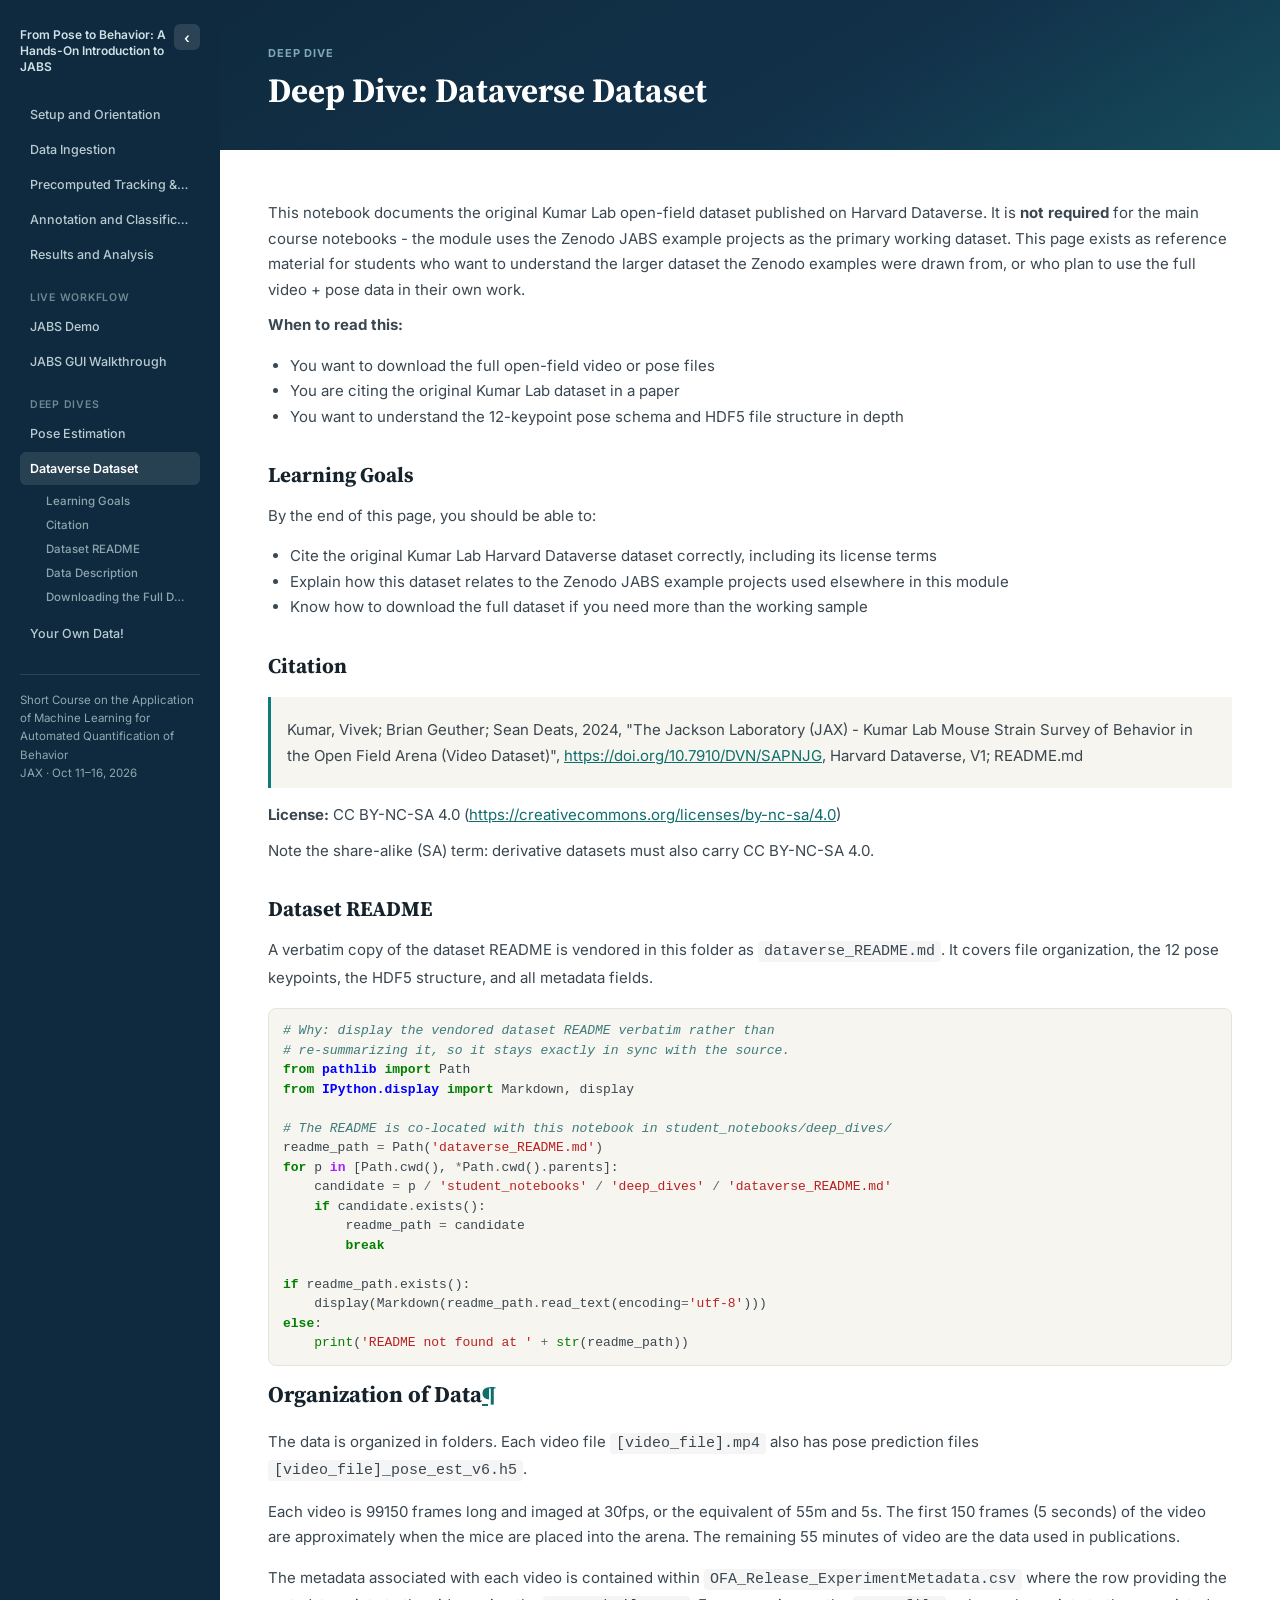
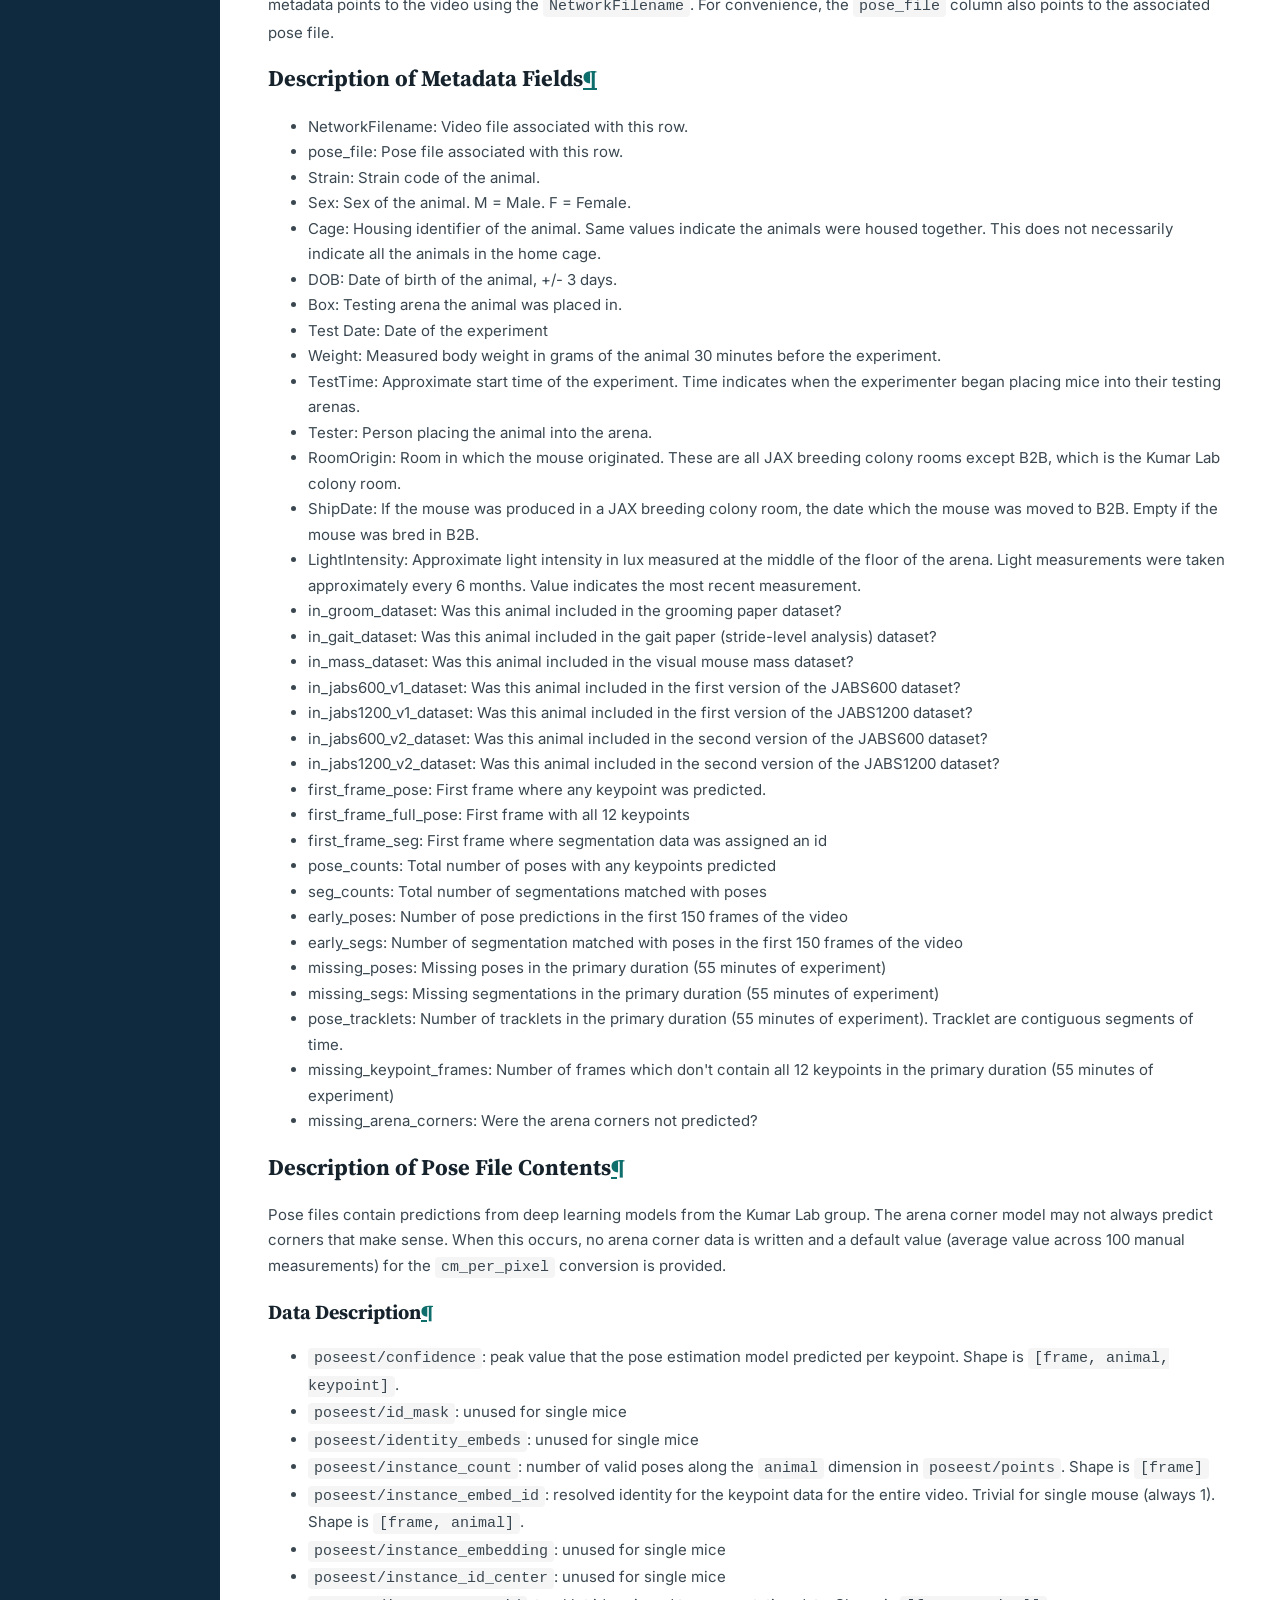
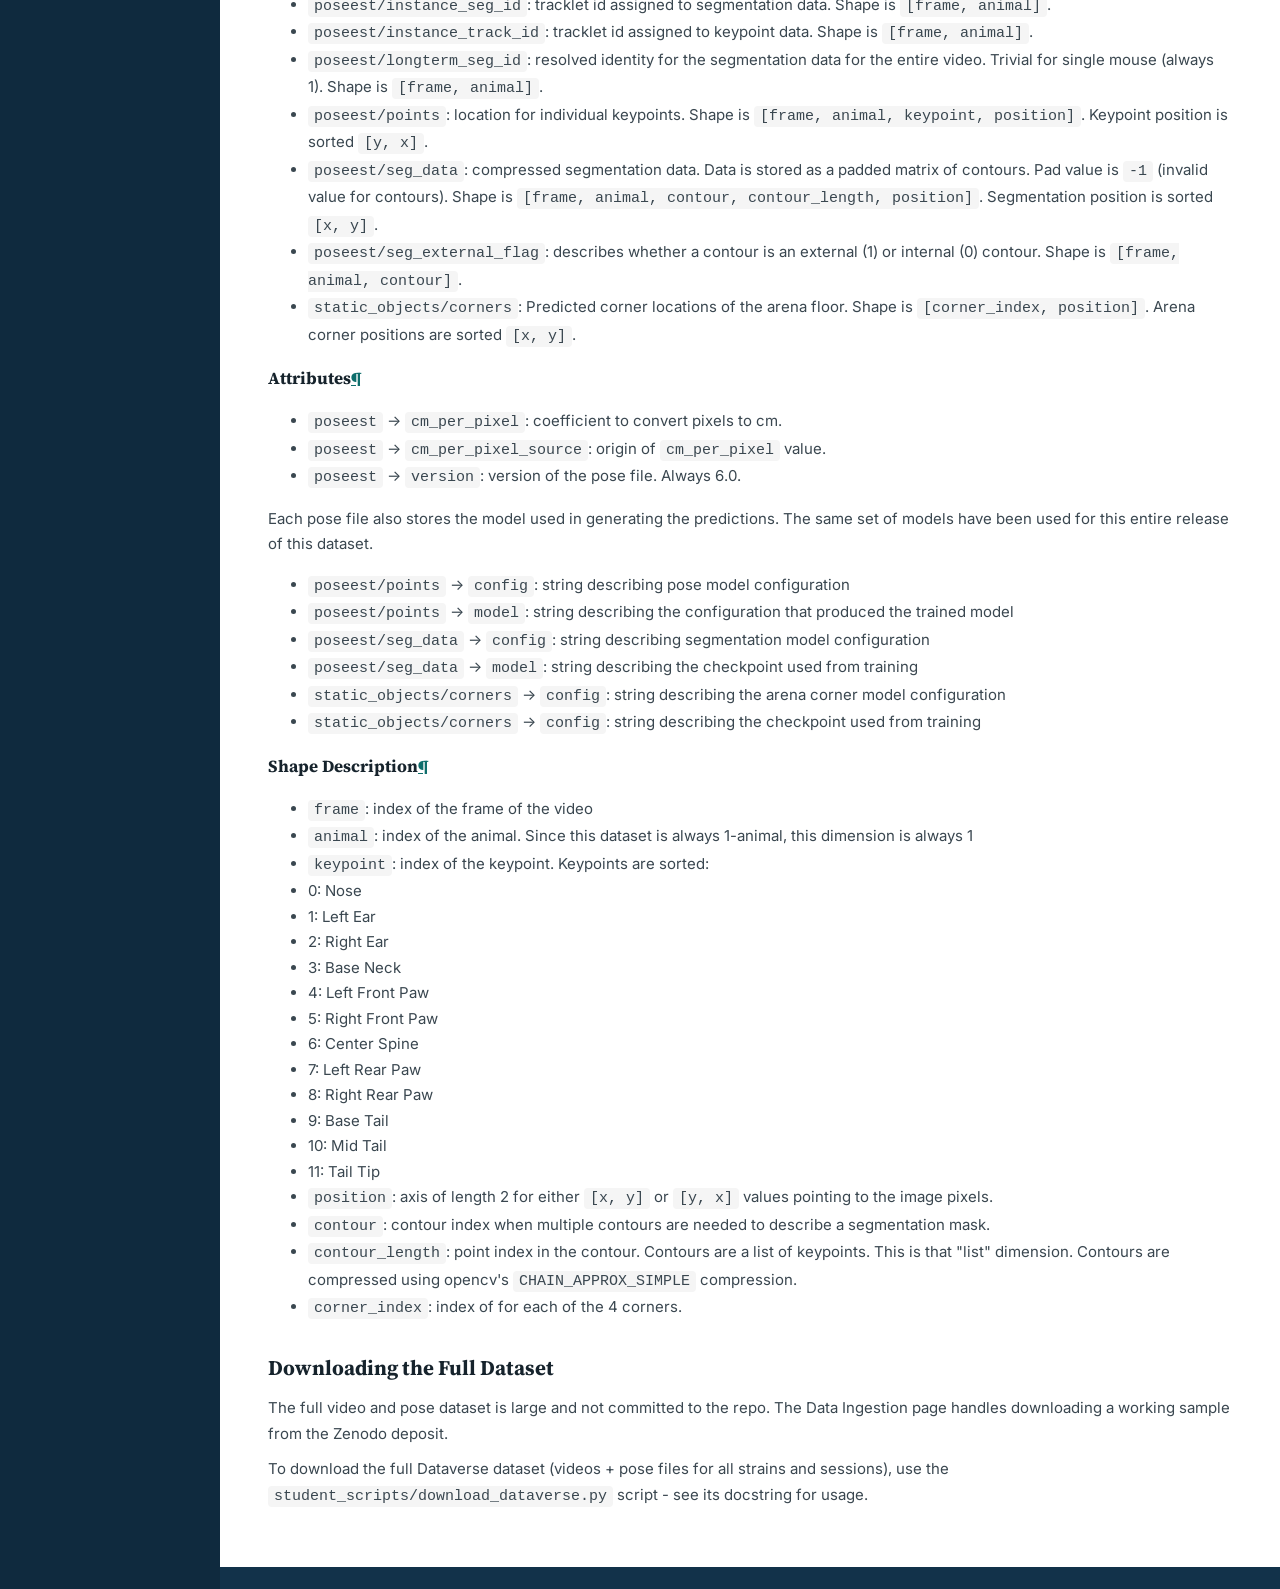
<file: docs/deep_dive_dataverse.html>
<!DOCTYPE html>
<html lang="en">
<head>
<meta charset="UTF-8">
<meta name="viewport" content="width=device-width, initial-scale=1">
<title>Deep Dive: Dataverse Dataset - Getting Started with JABS</title>
<link rel="preconnect" href="https://fonts.googleapis.com">
<link href="https://fonts.googleapis.com/css2?family=Inter:wght@400;500;600;700;800&family=Source+Serif+4:opsz,wght@8..60,600;8..60,700&display=swap" rel="stylesheet">
<link rel="stylesheet" href="_shared/design-system.css">
<link rel="stylesheet" href="_shared/pygments.css">
</head>
<body>

<div class="page">

  <aside class="sidebar" id="sidebar">
    <div class="sidebar-head">
      <span class="sidebar-brand sidebar-label">From Pose to Behavior: A Hands-On Introduction to JABS</span>
      <button class="sidebar-toggle" id="sidebarToggle" aria-label="Toggle sidebar">&lsaquo;</button>
    </div>
    <nav class="sidebar-nav">
      <a href="00_setup_and_orientation.html" class="sidebar-label">Setup and Orientation</a>
      <a href="01_data_ingestion.html" class="sidebar-label">Data Ingestion</a>
      <a href="03_precomputed_tracking.html" class="sidebar-label">Precomputed Tracking & QC</a>
      <a href="04_jabs_classification.html" class="sidebar-label">Annotation and Classification with JABS</a>
      <a href="05_results_and_analysis.html" class="sidebar-label">Results and Analysis</a>
      <div class="sidebar-heading sidebar-label">Live Workflow</div>
      <a href="live_demo.html" class="sidebar-label">JABS Demo</a>
      <a href="live_demo_jabs_gui_walkthrough.html" class="sidebar-label">JABS GUI Walkthrough</a>
      <div class="sidebar-heading sidebar-label">Deep Dives</div>
      <a href="02_pose_estimation.html" class="sidebar-label">Pose Estimation</a>
      <a href="deep_dive_dataverse.html" class="active sidebar-label">Dataverse Dataset</a>
      <ul class="sidebar-toc sidebar-label">
        <li><a href="#Learning-Goals">Learning Goals</a></li>
        <li><a href="#Citation">Citation</a></li>
        <li><a href="#Dataset-README">Dataset README</a></li>
        <li><a href="#Data-Description">Data Description</a></li>
        <li><a href="#Downloading-the-Full-Dataset">Downloading the Full Dataset</a></li>
      </ul>
      <a href="deep_dive_your_data.html" class="sidebar-label">Your Own Data!</a>
    </nav>
    <div class="sidebar-footer sidebar-label">Short Course on the Application of Machine Learning for Automated Quantification of Behavior<br>JAX &middot; Oct 11&ndash;16, 2026</div>
  </aside>

  <div class="main">

    <div class="hero">
      <div class="eyebrow">Deep Dive</div>
      <h1>Deep Dive: Dataverse Dataset</h1>
    </div>

    <section>
      <div class="nb-body">
<div class="cell border-box-sizing text_cell rendered" id="cell-id=0"><div class="prompt input_prompt">
</div><div class="inner_cell">
<div class="text_cell_render border-box-sizing rendered_html">
<p>This notebook documents the original Kumar Lab open-field dataset published on Harvard Dataverse. It is <strong>not required</strong> for the main course notebooks - the module uses the Zenodo JABS example projects as the primary working dataset. This page exists as reference material for students who want to understand the larger dataset the Zenodo examples were drawn from, or who plan to use the full video + pose data in their own work.</p>
<p><strong>When to read this:</strong></p>
<ul>
<li>You want to download the full open-field video or pose files</li>
<li>You are citing the original Kumar Lab dataset in a paper</li>
<li>You want to understand the 12-keypoint pose schema and HDF5 file structure in depth</li>
</ul>
</div>
</div>
</div>
<div class="cell border-box-sizing text_cell rendered" id="cell-id=1"><div class="prompt input_prompt">
</div><div class="inner_cell">
<div class="text_cell_render border-box-sizing rendered_html">
<h2 id="Learning-Goals">Learning Goals<a class="anchor-link" href="#Learning-Goals">¶</a></h2><p>By the end of this page, you should be able to:</p>
<ul>
<li>Cite the original Kumar Lab Harvard Dataverse dataset correctly, including its license terms</li>
<li>Explain how this dataset relates to the Zenodo JABS example projects used elsewhere in this module</li>
<li>Know how to download the full dataset if you need more than the working sample</li>
</ul>
</div>
</div>
</div>
<div class="cell border-box-sizing text_cell rendered" id="cell-id=2"><div class="prompt input_prompt">
</div><div class="inner_cell">
<div class="text_cell_render border-box-sizing rendered_html">
<h2 id="Citation">Citation<a class="anchor-link" href="#Citation">¶</a></h2><blockquote>
<p>Kumar, Vivek; Brian Geuther; Sean Deats, 2024, "The Jackson Laboratory (JAX) - Kumar Lab Mouse Strain Survey of Behavior in the Open Field Arena (Video Dataset)", <a href="https://doi.org/10.7910/DVN/SAPNJG">https://doi.org/10.7910/DVN/SAPNJG</a>, Harvard Dataverse, V1; README.md</p>
</blockquote>
<p><strong>License:</strong> CC BY-NC-SA 4.0 (<a href="https://creativecommons.org/licenses/by-nc-sa/4.0">https://creativecommons.org/licenses/by-nc-sa/4.0</a>)</p>
<p>Note the share-alike (SA) term: derivative datasets must also carry CC BY-NC-SA 4.0.</p>
</div>
</div>
</div>
<div class="cell border-box-sizing text_cell rendered" id="cell-id=3"><div class="prompt input_prompt">
</div><div class="inner_cell">
<div class="text_cell_render border-box-sizing rendered_html">
<h2 id="Dataset-README">Dataset README<a class="anchor-link" href="#Dataset-README">¶</a></h2><p>A verbatim copy of the dataset README is vendored in this folder as <code>dataverse_README.md</code>. It covers file organization, the 12 pose keypoints, the HDF5 structure, and all metadata fields.</p>
</div>
</div>
</div>
<div class="cell border-box-sizing code_cell rendered" id="cell-id=4">
<div class="input">
<div class="prompt input_prompt">In [1]:</div>
<div class="inner_cell">
<div class="input_area">
<div class="highlight hl-ipython3"><pre><span></span><span class="c1"># Why: display the vendored dataset README verbatim rather than</span>
<span class="c1"># re-summarizing it, so it stays exactly in sync with the source.</span>
<span class="kn">from</span><span class="w"> </span><span class="nn">pathlib</span><span class="w"> </span><span class="kn">import</span> <span class="n">Path</span>
<span class="kn">from</span><span class="w"> </span><span class="nn">IPython.display</span><span class="w"> </span><span class="kn">import</span> <span class="n">Markdown</span><span class="p">,</span> <span class="n">display</span>

<span class="c1"># The README is co-located with this notebook in student_notebooks/deep_dives/</span>
<span class="n">readme_path</span> <span class="o">=</span> <span class="n">Path</span><span class="p">(</span><span class="s1">'dataverse_README.md'</span><span class="p">)</span>
<span class="k">for</span> <span class="n">p</span> <span class="ow">in</span> <span class="p">[</span><span class="n">Path</span><span class="o">.</span><span class="n">cwd</span><span class="p">(),</span> <span class="o">*</span><span class="n">Path</span><span class="o">.</span><span class="n">cwd</span><span class="p">()</span><span class="o">.</span><span class="n">parents</span><span class="p">]:</span>
    <span class="n">candidate</span> <span class="o">=</span> <span class="n">p</span> <span class="o">/</span> <span class="s1">'student_notebooks'</span> <span class="o">/</span> <span class="s1">'deep_dives'</span> <span class="o">/</span> <span class="s1">'dataverse_README.md'</span>
    <span class="k">if</span> <span class="n">candidate</span><span class="o">.</span><span class="n">exists</span><span class="p">():</span>
        <span class="n">readme_path</span> <span class="o">=</span> <span class="n">candidate</span>
        <span class="k">break</span>

<span class="k">if</span> <span class="n">readme_path</span><span class="o">.</span><span class="n">exists</span><span class="p">():</span>
    <span class="n">display</span><span class="p">(</span><span class="n">Markdown</span><span class="p">(</span><span class="n">readme_path</span><span class="o">.</span><span class="n">read_text</span><span class="p">(</span><span class="n">encoding</span><span class="o">=</span><span class="s1">'utf-8'</span><span class="p">)))</span>
<span class="k">else</span><span class="p">:</span>
    <span class="nb">print</span><span class="p">(</span><span class="s1">'README not found at '</span> <span class="o">+</span> <span class="nb">str</span><span class="p">(</span><span class="n">readme_path</span><span class="p">))</span>
</pre></div>
</div>
</div>
</div>
<div class="output_wrapper">
<div class="output">
<div class="output_area">
<div class="prompt"></div>
<div class="output_markdown rendered_html output_subarea">
<!--
PROVENANCE / ATTRIBUTION
========================
This file is a verbatim copy of the README.md distributed with the source dataset,
vendored into this repository for offline reference and version stability.

Citation:
  Kumar, Vivek; Brian Geuther; Sean Deats, 2024,
  "The Jackson Laboratory (JAX) - Kumar Lab Mouse Strain Survey of Behavior
  in the Open Field Arena (Video Dataset)",
  https://doi.org/10.7910/DVN/SAPNJG, Harvard Dataverse, V1; README.md

License: CC BY-NC-SA 4.0 (http://creativecommons.org/licenses/by-nc-sa/4.0)
Retrieved from Harvard Dataverse datafile id 10174762.

Only this provenance header has been added; the dataset README content below
is unchanged from the source.
-->
<h1 id="Organization-of-Data">Organization of Data<a class="anchor-link" href="#Organization-of-Data">¶</a></h1><p>The data is organized in folders. Each video file <code>[video_file].mp4</code> also has pose prediction files <code>[video_file]_pose_est_v6.h5</code>.</p>
<p>Each video is 99150 frames long and imaged at 30fps, or the equivalent of 55m and 5s. The first 150 frames (5 seconds) of the video are approximately when the mice are placed into the arena. The remaining 55 minutes of video are the data used in publications.</p>
<p>The metadata associated with each video is contained within <code>	 OFA_Release_ExperimentMetadata.csv</code> where the row providing the metadata points to the video using the <code>NetworkFilename</code>. For convenience, the <code>pose_file</code> column also points to the associated pose file.</p>
<h1 id="Description-of-Metadata-Fields">Description of Metadata Fields<a class="anchor-link" href="#Description-of-Metadata-Fields">¶</a></h1><ul>
<li>NetworkFilename: Video file associated with this row.</li>
<li>pose_file: Pose file associated with this row.</li>
<li>Strain: Strain code of the animal.</li>
<li>Sex: Sex of the animal. M = Male. F = Female.</li>
<li>Cage: Housing identifier of the animal. Same values indicate the animals were housed together. This does not necessarily indicate all the animals in the home cage.</li>
<li>DOB: Date of birth of the animal, +/- 3 days.</li>
<li>Box: Testing arena the animal was placed in.</li>
<li>Test Date: Date of the experiment</li>
<li>Weight: Measured body weight in grams of the animal 30 minutes before the experiment.</li>
<li>TestTime: Approximate start time of the experiment. Time indicates when the experimenter began placing mice into their testing arenas.</li>
<li>Tester: Person placing the animal into the arena.</li>
<li>RoomOrigin: Room in which the mouse originated. These are all JAX breeding colony rooms except B2B, which is the Kumar Lab colony room.</li>
<li>ShipDate: If the mouse was produced in a JAX breeding colony room, the date which the mouse was moved to B2B. Empty if the mouse was bred in B2B.</li>
<li>LightIntensity: Approximate light intensity in lux measured at the middle of the floor of the arena. Light measurements were taken approximately every 6 months. Value indicates the most recent measurement.</li>
<li>in_groom_dataset: Was this animal included in the grooming paper dataset?</li>
<li>in_gait_dataset: Was this animal included in the gait paper (stride-level analysis) dataset?</li>
<li>in_mass_dataset: Was this animal included in the visual mouse mass dataset?</li>
<li>in_jabs600_v1_dataset: Was this animal included in the first version of the JABS600 dataset?</li>
<li>in_jabs1200_v1_dataset: Was this animal included in the first version of the JABS1200 dataset?</li>
<li>in_jabs600_v2_dataset: Was this animal included in the second version of the JABS600 dataset?</li>
<li>in_jabs1200_v2_dataset: Was this animal included in the second version of the JABS1200 dataset?</li>
<li>first_frame_pose: First frame where any keypoint was predicted.</li>
<li>first_frame_full_pose: First frame with all 12 keypoints</li>
<li>first_frame_seg: First frame where segmentation data was assigned an id</li>
<li>pose_counts: Total number of poses with any keypoints predicted</li>
<li>seg_counts: Total number of segmentations matched with poses</li>
<li>early_poses: Number of pose predictions in the first 150 frames of the video</li>
<li>early_segs: Number of segmentation matched with poses in the first 150 frames of the video</li>
<li>missing_poses: Missing poses in the primary duration  (55 minutes of experiment)</li>
<li>missing_segs: Missing segmentations in the primary duration  (55 minutes of experiment)</li>
<li>pose_tracklets: Number of tracklets in the primary duration (55 minutes of experiment). Tracklet are contiguous segments of time.</li>
<li>missing_keypoint_frames: Number of frames which don't contain all 12 keypoints in the primary duration (55 minutes of experiment)</li>
<li>missing_arena_corners: Were the arena corners not predicted?</li>
</ul>
<h1 id="Description-of-Pose-File-Contents">Description of Pose File Contents<a class="anchor-link" href="#Description-of-Pose-File-Contents">¶</a></h1><p>Pose files contain predictions from deep learning models from the Kumar Lab group.
The arena corner model may not always predict corners that make sense. When this occurs, no arena corner data is written and a default value (average value across 100 manual measurements) for the <code>cm_per_pixel</code> conversion is provided.</p>
<h2 id="Data-Description">Data Description<a class="anchor-link" href="#Data-Description">¶</a></h2><ul>
<li><code>poseest/confidence</code>: peak value that the pose estimation model predicted per keypoint. Shape is <code>[frame, animal, keypoint]</code>.</li>
<li><code>poseest/id_mask</code>: unused for single mice</li>
<li><code>poseest/identity_embeds</code>: unused for single mice</li>
<li><code>poseest/instance_count</code>: number of valid poses along the <code>animal</code> dimension in <code>poseest/points</code>. Shape is <code>[frame]</code></li>
<li><code>poseest/instance_embed_id</code>: resolved identity for the keypoint data for the entire video. Trivial for single mouse (always 1). Shape is <code>[frame, animal]</code>.</li>
<li><code>poseest/instance_embedding</code>: unused for single mice</li>
<li><code>poseest/instance_id_center</code>: unused for single mice</li>
<li><code>poseest/instance_seg_id</code>: tracklet id assigned to segmentation data. Shape is <code>[frame, animal]</code>.</li>
<li><code>poseest/instance_track_id</code>: tracklet id assigned to keypoint data. Shape is <code>[frame, animal]</code>.</li>
<li><code>poseest/longterm_seg_id</code>: resolved identity for the segmentation data for the entire video. Trivial for single mouse (always 1). Shape is <code>[frame, animal]</code>.</li>
<li><code>poseest/points</code>: location for individual keypoints. Shape is <code>[frame, animal, keypoint, position]</code>. Keypoint position is sorted <code>[y, x]</code>.</li>
<li><code>poseest/seg_data</code>: compressed segmentation data. Data is stored as a padded matrix of contours. Pad value is <code>-1</code> (invalid value for contours). Shape is <code>[frame, animal, contour, contour_length, position]</code>. Segmentation position is sorted <code>[x, y]</code>.</li>
<li><code>poseest/seg_external_flag</code>: describes whether a contour is an external (1) or internal (0) contour. Shape is <code>[frame, animal, contour]</code>.</li>
<li><code>static_objects/corners</code>: Predicted corner locations of the arena floor. Shape is <code>[corner_index, position]</code>. Arena corner positions are sorted <code>[x, y]</code>.</li>
</ul>
<h3 id="Attributes">Attributes<a class="anchor-link" href="#Attributes">¶</a></h3><ul>
<li><code>poseest</code> -&gt; <code>cm_per_pixel</code>: coefficient to convert pixels to cm.</li>
<li><code>poseest</code> -&gt; <code>cm_per_pixel_source</code>: origin of <code>cm_per_pixel</code> value.</li>
<li><code>poseest</code> -&gt; <code>version</code>: version of the pose file. Always 6.0.</li>
</ul>
<p>Each pose file also stores the model used in generating the predictions. The same set of models have been used for this entire release of this dataset.</p>
<ul>
<li><code>poseest/points</code> -&gt; <code>config</code>: string describing pose model configuration</li>
<li><code>poseest/points</code> -&gt; <code>model</code>: string describing the configuration that produced the trained model</li>
<li><code>poseest/seg_data</code> -&gt; <code>config</code>: string describing segmentation model configuration</li>
<li><code>poseest/seg_data</code> -&gt; <code>model</code>: string describing the checkpoint used from training</li>
<li><code>static_objects/corners</code> -&gt; <code>config</code>: string describing the arena corner model configuration</li>
<li><code>static_objects/corners</code> -&gt; <code>config</code>: string describing the checkpoint used from training</li>
</ul>
<h3 id="Shape-Description">Shape Description<a class="anchor-link" href="#Shape-Description">¶</a></h3><ul>
<li><code>frame</code>: index of the frame of the video</li>
<li><code>animal</code>: index of the animal. Since this dataset is always 1-animal, this dimension is always 1</li>
<li><code>keypoint</code>: index of the keypoint. Keypoints are sorted:</li>
<li>0: Nose</li>
<li>1: Left Ear</li>
<li>2: Right Ear</li>
<li>3: Base Neck</li>
<li>4: Left Front Paw</li>
<li>5: Right Front Paw</li>
<li>6: Center Spine</li>
<li>7: Left Rear Paw</li>
<li>8: Right Rear Paw</li>
<li>9: Base Tail</li>
<li>10: Mid Tail</li>
<li>11: Tail Tip</li>
<li><code>position</code>: axis of length 2 for either <code>[x, y]</code> or <code>[y, x]</code> values pointing to the image pixels.</li>
<li><code>contour</code>: contour index when multiple contours are needed to describe a segmentation mask.</li>
<li><code>contour_length</code>: point index in the contour. Contours are a list of keypoints. This is that "list" dimension. Contours are compressed using opencv's <code>CHAIN_APPROX_SIMPLE</code> compression.</li>
<li><code>corner_index</code>: index of for each of the 4 corners.</li>
</ul>
</div>
</div>
</div>
</div>
</div>
<div class="cell border-box-sizing text_cell rendered" id="cell-id=5"><div class="prompt input_prompt">
</div><div class="inner_cell">
<div class="text_cell_render border-box-sizing rendered_html">
<h2 id="Downloading-the-Full-Dataset">Downloading the Full Dataset<a class="anchor-link" href="#Downloading-the-Full-Dataset">¶</a></h2><p>The full video and pose dataset is large and not committed to the repo. The Data Ingestion page handles downloading a working sample from the Zenodo deposit.</p>
<p>To download the full Dataverse dataset (videos + pose files for all strains and sessions), use the <code>student_scripts/download_dataverse.py</code> script - see its docstring for usage.</p>
</div>
</div>
</div>

      </div>
    </section>

    <div class="page-footer">
      <span><a href="https://www.kumarlab.org/">Kumar Lab</a> &middot; <a href="https://www.jax.org/">The Jackson Laboratory</a> &middot; <a href="https://www.jax.org/education-and-learning/education-calendar/2026/10-october/machine-learning-for-automated-quantification-of-behavior-short-course">Short Course on the Application of Machine Learning for Automated Quantification of Behavior</a></span>
      <span>Oct 11&ndash;16, 2026</span>
    </div>

  </div>
</div>

<script src="_shared/site.js"></script>
<script>
  JabsSite.initSidebarToggle();
  JabsSite.initScrollToTop();
</script>

</body>
</html>
</file>
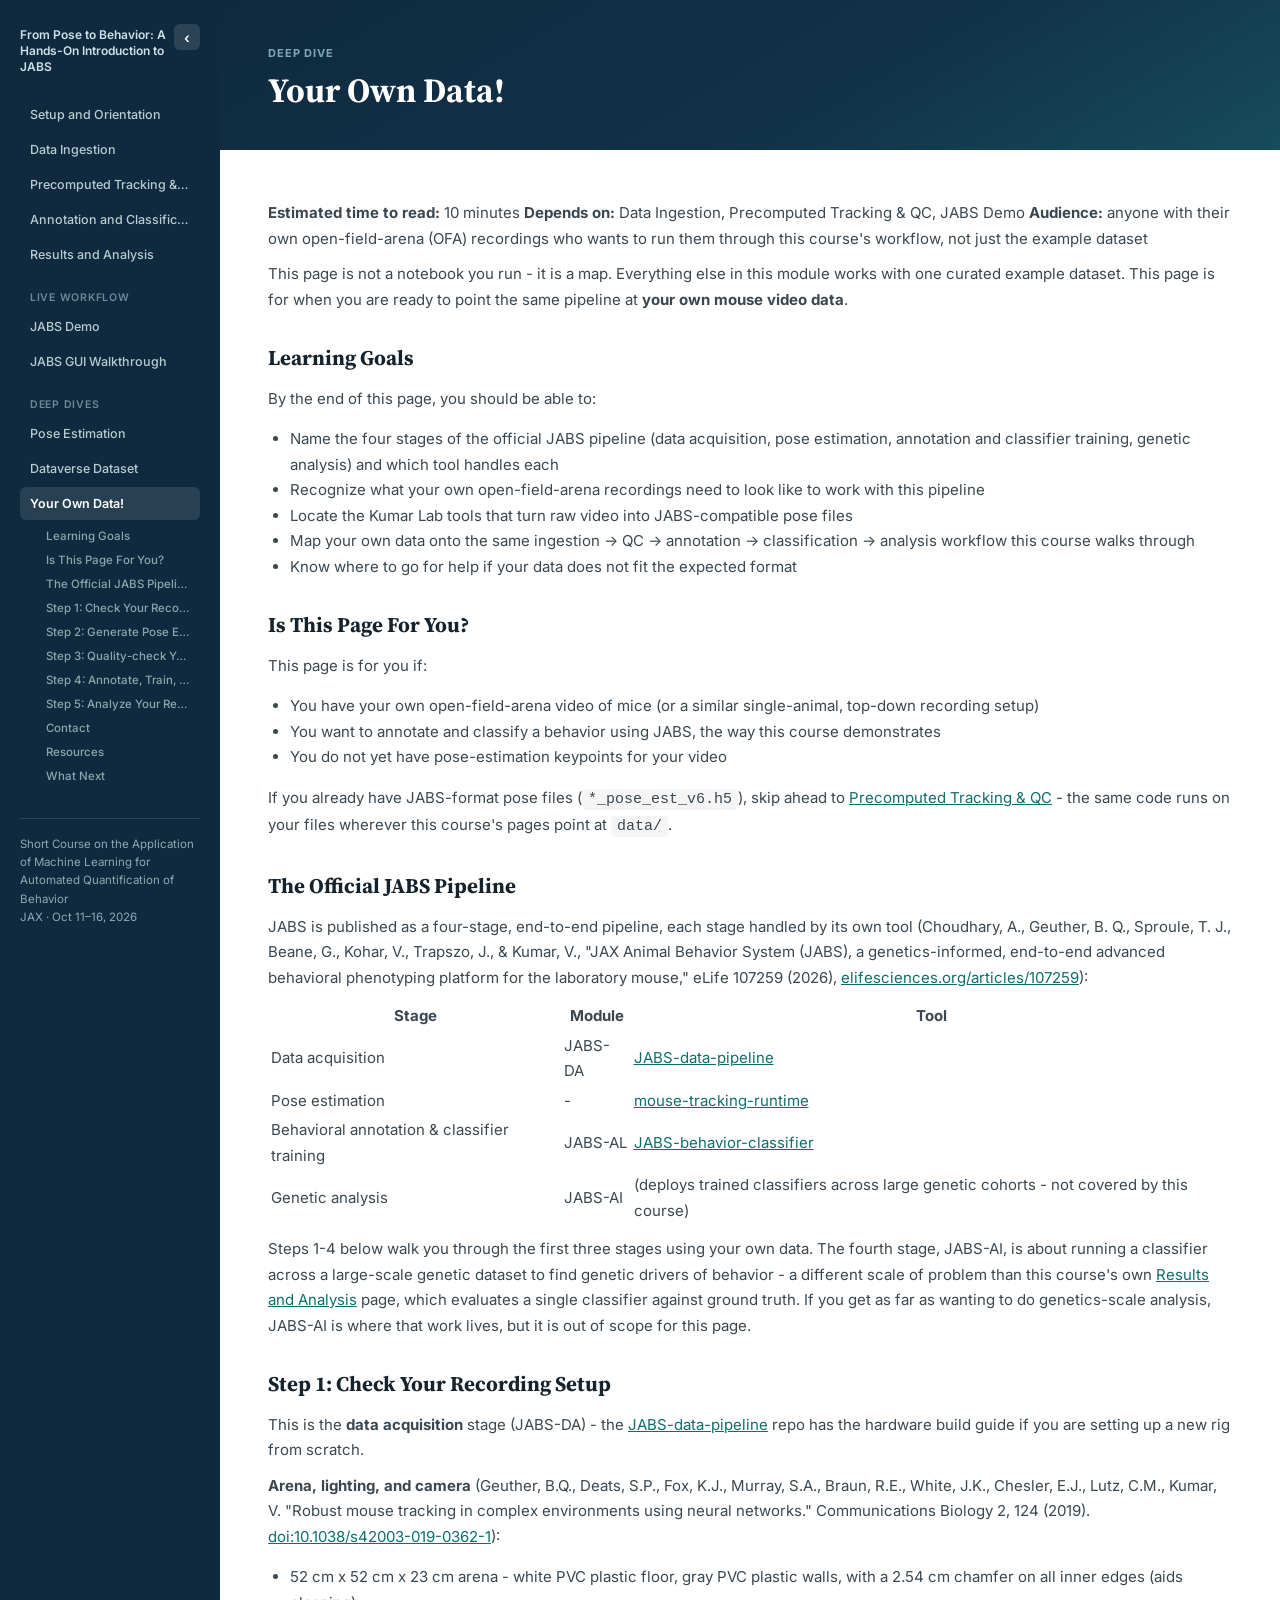
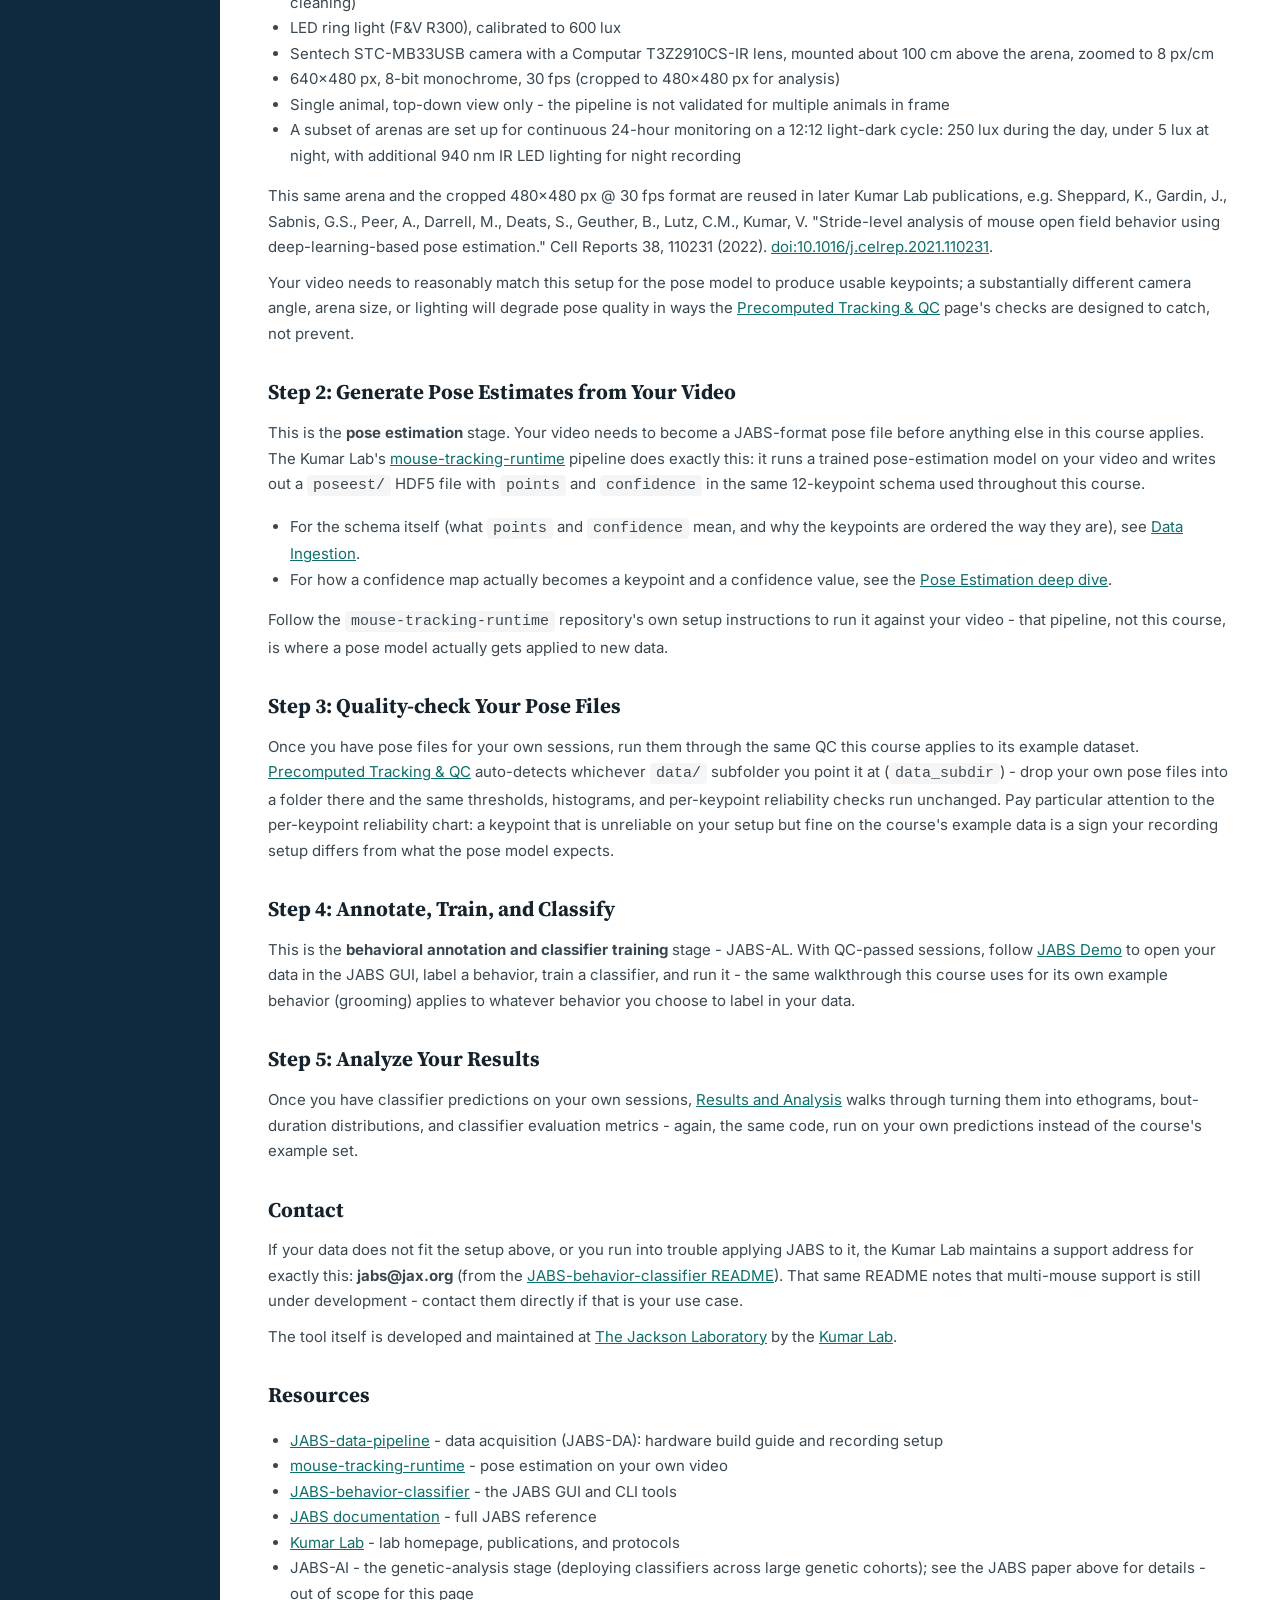
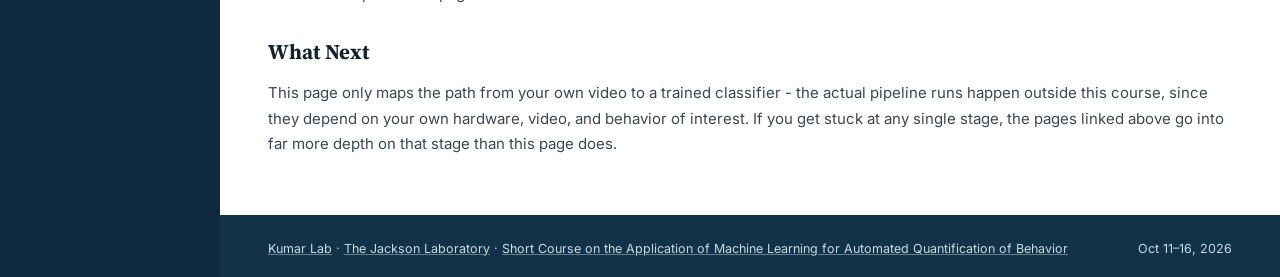
<file: docs/deep_dive_your_data.html>
<!DOCTYPE html>
<html lang="en">
<head>
<meta charset="UTF-8">
<meta name="viewport" content="width=device-width, initial-scale=1">
<title>Your Own Data! - Getting Started with JABS</title>
<link rel="preconnect" href="https://fonts.googleapis.com">
<link href="https://fonts.googleapis.com/css2?family=Inter:wght@400;500;600;700;800&family=Source+Serif+4:opsz,wght@8..60,600;8..60,700&display=swap" rel="stylesheet">
<link rel="stylesheet" href="_shared/design-system.css">
<link rel="stylesheet" href="_shared/pygments.css">
</head>
<body>

<div class="page">

  <aside class="sidebar" id="sidebar">
    <div class="sidebar-head">
      <span class="sidebar-brand sidebar-label">From Pose to Behavior: A Hands-On Introduction to JABS</span>
      <button class="sidebar-toggle" id="sidebarToggle" aria-label="Toggle sidebar">&lsaquo;</button>
    </div>
    <nav class="sidebar-nav">
      <a href="00_setup_and_orientation.html" class="sidebar-label">Setup and Orientation</a>
      <a href="01_data_ingestion.html" class="sidebar-label">Data Ingestion</a>
      <a href="03_precomputed_tracking.html" class="sidebar-label">Precomputed Tracking & QC</a>
      <a href="04_jabs_classification.html" class="sidebar-label">Annotation and Classification with JABS</a>
      <a href="05_results_and_analysis.html" class="sidebar-label">Results and Analysis</a>
      <div class="sidebar-heading sidebar-label">Live Workflow</div>
      <a href="live_demo.html" class="sidebar-label">JABS Demo</a>
      <a href="live_demo_jabs_gui_walkthrough.html" class="sidebar-label">JABS GUI Walkthrough</a>
      <div class="sidebar-heading sidebar-label">Deep Dives</div>
      <a href="02_pose_estimation.html" class="sidebar-label">Pose Estimation</a>
      <a href="deep_dive_dataverse.html" class="sidebar-label">Dataverse Dataset</a>
      <a href="deep_dive_your_data.html" class="active sidebar-label">Your Own Data!</a>
      <ul class="sidebar-toc sidebar-label">
        <li><a href="#Learning-Goals">Learning Goals</a></li>
        <li><a href="#Is-This-Page-For-You?">Is This Page For You?</a></li>
        <li><a href="#The-Official-JABS-Pipeline">The Official JABS Pipeline</a></li>
        <li><a href="#Step-1:-Check-Your-Recording-Setup">Step 1: Check Your Recording Setup</a></li>
        <li><a href="#Step-2:-Generate-Pose-Estimates-from-Your-Video">Step 2: Generate Pose Estimates from Your Video</a></li>
        <li><a href="#Step-3:-Quality-check-Your-Pose-Files">Step 3: Quality-check Your Pose Files</a></li>
        <li><a href="#Step-4:-Annotate,-Train,-and-Classify">Step 4: Annotate, Train, and Classify</a></li>
        <li><a href="#Step-5:-Analyze-Your-Results">Step 5: Analyze Your Results</a></li>
        <li><a href="#Contact">Contact</a></li>
        <li><a href="#Resources">Resources</a></li>
        <li><a href="#What-Next">What Next</a></li>
      </ul>
    </nav>
    <div class="sidebar-footer sidebar-label">Short Course on the Application of Machine Learning for Automated Quantification of Behavior<br>JAX &middot; Oct 11&ndash;16, 2026</div>
  </aside>

  <div class="main">

    <div class="hero">
      <div class="eyebrow">Deep Dive</div>
      <h1>Your Own Data!</h1>
    </div>

    <section>
      <div class="nb-body">
<div class="cell border-box-sizing text_cell rendered" id="cell-id=0"><div class="prompt input_prompt">
</div><div class="inner_cell">
<div class="text_cell_render border-box-sizing rendered_html">
<p><strong>Estimated time to read:</strong> 10 minutes
<strong>Depends on:</strong> Data Ingestion, Precomputed Tracking &amp; QC, JABS Demo
<strong>Audience:</strong> anyone with their own open-field-arena (OFA) recordings who wants to run them through this course's workflow, not just the example dataset</p>
<p>This page is not a notebook you run - it is a map. Everything else in this module works with
one curated example dataset. This page is for when you are ready to point the same pipeline at <strong>your own mouse
video data</strong>.</p>
</div>
</div>
</div>
<div class="cell border-box-sizing text_cell rendered" id="cell-id=1"><div class="prompt input_prompt">
</div><div class="inner_cell">
<div class="text_cell_render border-box-sizing rendered_html">
<h2 id="Learning-Goals">Learning Goals<a class="anchor-link" href="#Learning-Goals">¶</a></h2><p>By the end of this page, you should be able to:</p>
<ul>
<li>Name the four stages of the official JABS pipeline (data acquisition, pose estimation,
annotation and classifier training, genetic analysis) and which tool handles each</li>
<li>Recognize what your own open-field-arena recordings need to look like to work with this pipeline</li>
<li>Locate the Kumar Lab tools that turn raw video into JABS-compatible pose files</li>
<li>Map your own data onto the same ingestion -&gt; QC -&gt; annotation -&gt; classification -&gt; analysis
workflow this course walks through</li>
<li>Know where to go for help if your data does not fit the expected format</li>
</ul>
</div>
</div>
</div>
<div class="cell border-box-sizing text_cell rendered" id="cell-id=2"><div class="prompt input_prompt">
</div><div class="inner_cell">
<div class="text_cell_render border-box-sizing rendered_html">
<h2 id="Is-This-Page-For-You?">Is This Page For You?<a class="anchor-link" href="#Is-This-Page-For-You?">¶</a></h2><p>This page is for you if:</p>
<ul>
<li>You have your own open-field-arena video of mice (or a similar single-animal, top-down
recording setup)</li>
<li>You want to annotate and classify a behavior using JABS, the way this course demonstrates</li>
<li>You do not yet have pose-estimation keypoints for your video</li>
</ul>
<p>If you already have JABS-format pose files (<code>*_pose_est_v6.h5</code>), skip ahead to
<a href="03_precomputed_tracking.html">Precomputed Tracking &amp; QC</a> - the same code runs on your files
wherever this course's pages point at <code>data/</code>.</p>
</div>
</div>
</div>
<div class="cell border-box-sizing text_cell rendered" id="cell-id=3"><div class="prompt input_prompt">
</div><div class="inner_cell">
<div class="text_cell_render border-box-sizing rendered_html">
<h2 id="The-Official-JABS-Pipeline">The Official JABS Pipeline<a class="anchor-link" href="#The-Official-JABS-Pipeline">¶</a></h2><p>JABS is published as a four-stage, end-to-end pipeline, each stage handled by its own tool
(Choudhary, A., Geuther, B. Q., Sproule, T. J., Beane, G., Kohar, V., Trapszo, J., &amp; Kumar, V., "JAX Animal Behavior System (JABS), a genetics-informed, end-to-end advanced
behavioral phenotyping platform for the laboratory mouse," eLife 107259 (2026),
<a href="https://elifesciences.org/articles/107259">elifesciences.org/articles/107259</a>):</p>
<table>
<thead>
<tr>
<th>Stage</th>
<th>Module</th>
<th>Tool</th>
</tr>
</thead>
<tbody>
<tr>
<td>Data acquisition</td>
<td>JABS-DA</td>
<td><a href="https://github.com/KumarLabJax/JABS-data-pipeline">JABS-data-pipeline</a></td>
</tr>
<tr>
<td>Pose estimation</td>
<td>-</td>
<td><a href="https://github.com/KumarLabJax/mouse-tracking-runtime">mouse-tracking-runtime</a></td>
</tr>
<tr>
<td>Behavioral annotation &amp; classifier training</td>
<td>JABS-AL</td>
<td><a href="https://github.com/KumarLabJax/JABS-behavior-classifier">JABS-behavior-classifier</a></td>
</tr>
<tr>
<td>Genetic analysis</td>
<td>JABS-AI</td>
<td>(deploys trained classifiers across large genetic cohorts - not covered by this course)</td>
</tr>
</tbody>
</table>
<p>Steps 1-4 below walk you through the first three stages using your own data. The fourth stage,
JABS-AI, is about running a classifier across a large-scale genetic dataset to find genetic
drivers of behavior - a different scale of problem than this course's own
<a href="05_results_and_analysis.html">Results and Analysis</a> page, which evaluates a single classifier
against ground truth. If you get as far as wanting to do genetics-scale analysis, JABS-AI is
where that work lives, but it is out of scope for this page.</p>
</div>
</div>
</div>
<div class="cell border-box-sizing text_cell rendered" id="cell-id=4"><div class="prompt input_prompt">
</div><div class="inner_cell">
<div class="text_cell_render border-box-sizing rendered_html">
<h2 id="Step-1:-Check-Your-Recording-Setup">Step 1: Check Your Recording Setup<a class="anchor-link" href="#Step-1:-Check-Your-Recording-Setup">¶</a></h2><p>This is the <strong>data acquisition</strong> stage (JABS-DA) - the <a href="https://github.com/KumarLabJax/JABS-data-pipeline">JABS-data-pipeline</a> repo has the hardware build guide if you are setting up a new rig from scratch.</p>
<p><strong>Arena, lighting, and camera</strong> (Geuther, B.Q., Deats, S.P., Fox, K.J., Murray, S.A., Braun, R.E.,
White, J.K., Chesler, E.J., Lutz, C.M., Kumar, V. "Robust mouse tracking in complex environments
using neural networks." Communications Biology 2, 124 (2019).
<a href="https://doi.org/10.1038/s42003-019-0362-1">doi:10.1038/s42003-019-0362-1</a>):</p>
<ul>
<li>52 cm x 52 cm x 23 cm arena - white PVC plastic floor, gray PVC plastic walls, with a 2.54 cm
chamfer on all inner edges (aids cleaning)</li>
<li>LED ring light (F&amp;V R300), calibrated to 600 lux</li>
<li>Sentech STC-MB33USB camera with a Computar T3Z2910CS-IR lens, mounted about 100 cm above the
arena, zoomed to 8 px/cm</li>
<li>640x480 px, 8-bit monochrome, 30 fps (cropped to 480x480 px for analysis)</li>
<li>Single animal, top-down view only - the pipeline is not validated for multiple animals in
frame</li>
<li>A subset of arenas are set up for continuous 24-hour monitoring on a 12:12 light-dark cycle:
250 lux during the day, under 5 lux at night, with additional 940 nm IR LED lighting for night
recording</li>
</ul>
<p>This same arena and the cropped 480x480 px @ 30 fps format are reused in later Kumar Lab
publications, e.g. Sheppard, K., Gardin, J., Sabnis, G.S., Peer, A., Darrell, M., Deats, S.,
Geuther, B., Lutz, C.M., Kumar, V. "Stride-level analysis of mouse open field behavior using
deep-learning-based pose estimation." Cell Reports 38, 110231 (2022).
<a href="https://doi.org/10.1016/j.celrep.2021.110231">doi:10.1016/j.celrep.2021.110231</a>.</p>
<p>Your video needs to reasonably match this setup for the pose model to produce usable keypoints;
a substantially different camera angle, arena size, or lighting will degrade pose quality in
ways the <a href="03_precomputed_tracking.html">Precomputed Tracking &amp; QC</a> page's checks are designed to
catch, not prevent.</p>
</div>
</div>
</div>
<div class="cell border-box-sizing text_cell rendered" id="cell-id=5"><div class="prompt input_prompt">
</div><div class="inner_cell">
<div class="text_cell_render border-box-sizing rendered_html">
<h2 id="Step-2:-Generate-Pose-Estimates-from-Your-Video">Step 2: Generate Pose Estimates from Your Video<a class="anchor-link" href="#Step-2:-Generate-Pose-Estimates-from-Your-Video">¶</a></h2><p>This is the <strong>pose estimation</strong> stage. Your video needs to become a JABS-format pose file before anything else in this course applies.
The Kumar Lab's <a href="https://github.com/KumarLabJax/mouse-tracking-runtime">mouse-tracking-runtime</a>
pipeline does exactly this: it runs a trained pose-estimation model on your video and writes out
a <code>poseest/</code> HDF5 file with <code>points</code> and <code>confidence</code> in the same 12-keypoint schema used
throughout this course.</p>
<ul>
<li>For the schema itself (what <code>points</code> and <code>confidence</code> mean, and why the keypoints are ordered
the way they are), see <a href="01_data_ingestion.html">Data Ingestion</a>.</li>
<li>For how a confidence map actually becomes a keypoint and a confidence value, see the
<a href="02_pose_estimation.html">Pose Estimation deep dive</a>.</li>
</ul>
<p>Follow the <code>mouse-tracking-runtime</code> repository's own setup instructions to run it against your
video - that pipeline, not this course, is where a pose model actually gets applied to new data.</p>
</div>
</div>
</div>
<div class="cell border-box-sizing text_cell rendered" id="cell-id=6"><div class="prompt input_prompt">
</div><div class="inner_cell">
<div class="text_cell_render border-box-sizing rendered_html">
<h2 id="Step-3:-Quality-check-Your-Pose-Files">Step 3: Quality-check Your Pose Files<a class="anchor-link" href="#Step-3:-Quality-check-Your-Pose-Files">¶</a></h2><p>Once you have pose files for your own sessions, run them through the same QC this course applies
to its example dataset. <a href="03_precomputed_tracking.html">Precomputed Tracking &amp; QC</a> auto-detects
whichever <code>data/</code> subfolder you point it at (<code>data_subdir</code>) - drop your own pose files into a
folder there and the same thresholds, histograms, and per-keypoint reliability checks run
unchanged. Pay particular attention to the per-keypoint reliability chart: a keypoint that is
unreliable on your setup but fine on the course's example data is a sign your recording setup
differs from what the pose model expects.</p>
</div>
</div>
</div>
<div class="cell border-box-sizing text_cell rendered" id="cell-id=7"><div class="prompt input_prompt">
</div><div class="inner_cell">
<div class="text_cell_render border-box-sizing rendered_html">
<h2 id="Step-4:-Annotate,-Train,-and-Classify">Step 4: Annotate, Train, and Classify<a class="anchor-link" href="#Step-4:-Annotate,-Train,-and-Classify">¶</a></h2><p>This is the <strong>behavioral annotation and classifier training</strong> stage - JABS-AL. With QC-passed sessions, follow <a href="live_demo.html">JABS Demo</a> to open your data
in the JABS GUI, label a behavior, train a classifier, and run it - the same walkthrough this
course uses for its own example behavior (grooming) applies to whatever behavior you choose to
label in your data.</p>
</div>
</div>
</div>
<div class="cell border-box-sizing text_cell rendered" id="cell-id=8"><div class="prompt input_prompt">
</div><div class="inner_cell">
<div class="text_cell_render border-box-sizing rendered_html">
<h2 id="Step-5:-Analyze-Your-Results">Step 5: Analyze Your Results<a class="anchor-link" href="#Step-5:-Analyze-Your-Results">¶</a></h2><p>Once you have classifier predictions on your own sessions,
<a href="05_results_and_analysis.html">Results and Analysis</a> walks through turning them into
ethograms, bout-duration distributions, and classifier evaluation metrics - again, the same code,
run on your own predictions instead of the course's example set.</p>
</div>
</div>
</div>
<div class="cell border-box-sizing text_cell rendered" id="cell-id=9"><div class="prompt input_prompt">
</div><div class="inner_cell">
<div class="text_cell_render border-box-sizing rendered_html">
<h2 id="Contact">Contact<a class="anchor-link" href="#Contact">¶</a></h2><p>If your data does not fit the setup above, or you run into trouble applying JABS to it, the
Kumar Lab maintains a support address for exactly this: <strong>jabs@jax.org</strong> (from the
<a href="https://github.com/KumarLabJax/JABS-behavior-classifier">JABS-behavior-classifier README</a>).
That same README notes that multi-mouse support is still under development - contact them
directly if that is your use case.</p>
<p>The tool itself is developed and maintained at <a href="https://www.jax.org/">The Jackson Laboratory</a>
by the <a href="https://www.kumarlab.org/">Kumar Lab</a>.</p>
</div>
</div>
</div>
<div class="cell border-box-sizing text_cell rendered" id="cell-id=10"><div class="prompt input_prompt">
</div><div class="inner_cell">
<div class="text_cell_render border-box-sizing rendered_html">
<h2 id="Resources">Resources<a class="anchor-link" href="#Resources">¶</a></h2><ul>
<li><a href="https://github.com/KumarLabJax/JABS-data-pipeline">JABS-data-pipeline</a> - data acquisition (JABS-DA): hardware build guide and recording setup</li>
<li><a href="https://github.com/KumarLabJax/mouse-tracking-runtime">mouse-tracking-runtime</a> - pose
estimation on your own video</li>
<li><a href="https://github.com/KumarLabJax/JABS-behavior-classifier">JABS-behavior-classifier</a> - the JABS
GUI and CLI tools</li>
<li><a href="https://jabs-tutorial.readthedocs.io/en/latest/">JABS documentation</a> - full JABS reference</li>
<li><a href="https://www.kumarlab.org/">Kumar Lab</a> - lab homepage, publications, and protocols</li>
<li>JABS-AI - the genetic-analysis stage (deploying classifiers across large genetic cohorts);
see the JABS paper above for details - out of scope for this page</li>
</ul>
</div>
</div>
</div>
<div class="cell border-box-sizing text_cell rendered" id="cell-id=11"><div class="prompt input_prompt">
</div><div class="inner_cell">
<div class="text_cell_render border-box-sizing rendered_html">
<h2 id="What-Next">What Next<a class="anchor-link" href="#What-Next">¶</a></h2><p>This page only maps the path from your own video to a trained classifier - the actual pipeline
runs happen outside this course, since they depend on your own hardware, video, and behavior of
interest. If you get stuck at any single stage, the pages linked above go into far more depth on
that stage than this page does.</p>
</div>
</div>
</div>

      </div>
    </section>

    <div class="page-footer">
      <span><a href="https://www.kumarlab.org/">Kumar Lab</a> &middot; <a href="https://www.jax.org/">The Jackson Laboratory</a> &middot; <a href="https://www.jax.org/education-and-learning/education-calendar/2026/10-october/machine-learning-for-automated-quantification-of-behavior-short-course">Short Course on the Application of Machine Learning for Automated Quantification of Behavior</a></span>
      <span>Oct 11&ndash;16, 2026</span>
    </div>

  </div>
</div>

<script src="_shared/site.js"></script>
<script>
  JabsSite.initSidebarToggle();
  JabsSite.initScrollToTop();
</script>

</body>
</html>
</file>
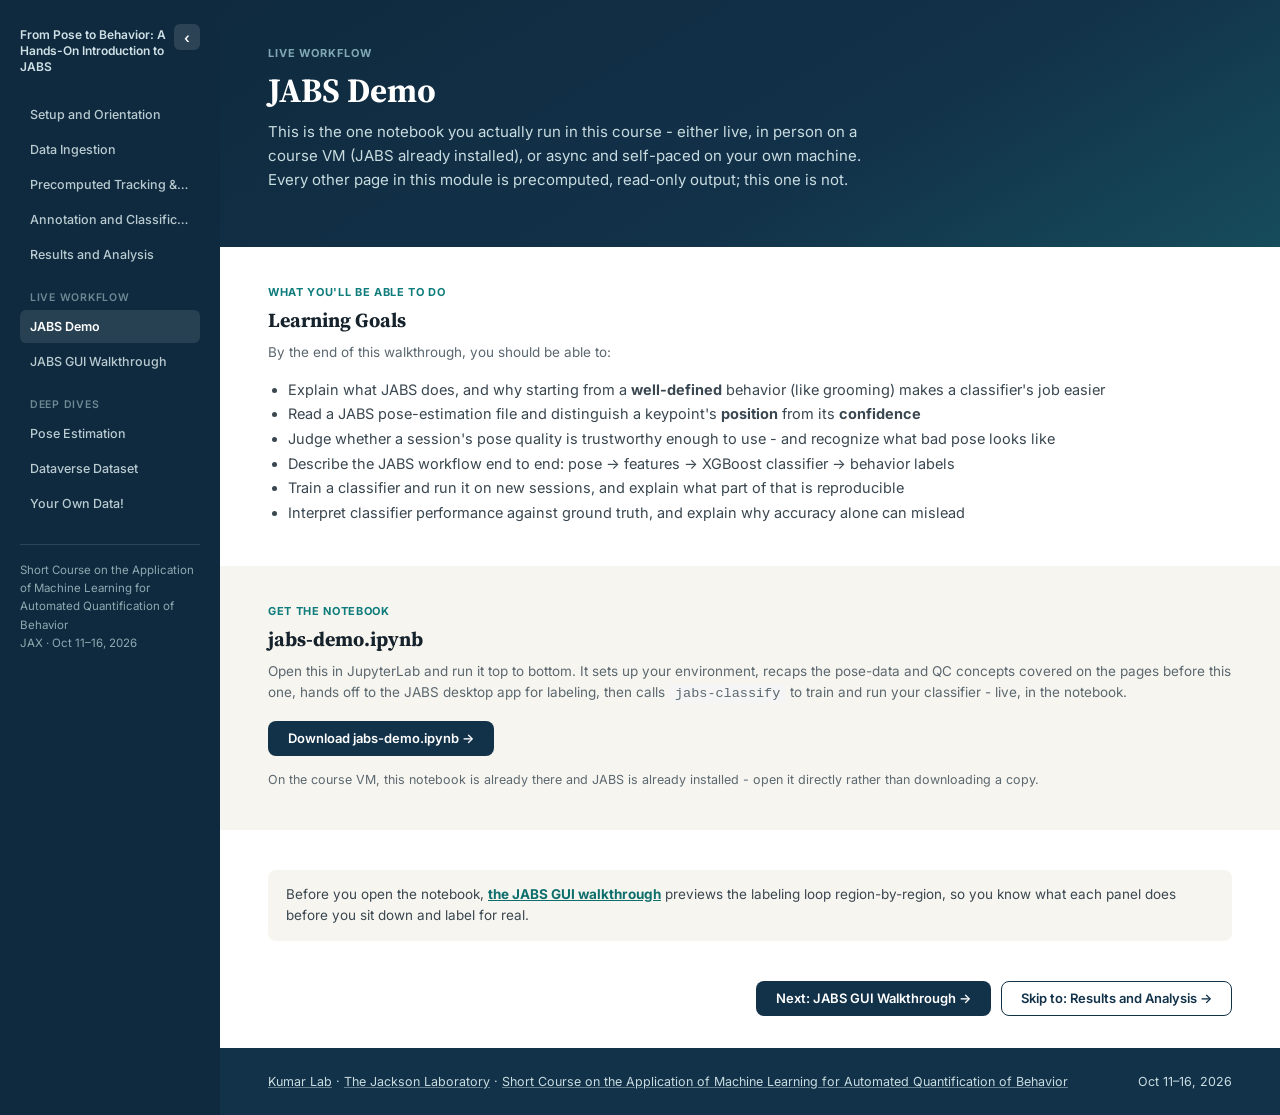
<file: docs/live_demo.html>
<!DOCTYPE html>
<html lang="en">
<head>
<meta charset="UTF-8">
<meta name="viewport" content="width=device-width, initial-scale=1">
<title>JABS Demo - Getting Started with JABS</title>
<link rel="preconnect" href="https://fonts.googleapis.com">
<link href="https://fonts.googleapis.com/css2?family=Inter:wght@400;500;600;700;800&family=Source+Serif+4:opsz,wght@8..60,600;8..60,700&display=swap" rel="stylesheet">
<link rel="stylesheet" href="_shared/design-system.css">
</head>
<body>

<div class="page">

  <aside class="sidebar" id="sidebar">
    <div class="sidebar-head">
      <span class="sidebar-brand sidebar-label">From Pose to Behavior: A Hands-On Introduction to JABS</span>
      <button class="sidebar-toggle" id="sidebarToggle" aria-label="Toggle sidebar">&lsaquo;</button>
    </div>
    <nav class="sidebar-nav">
      <a href="00_setup_and_orientation.html" class="sidebar-label">Setup and Orientation</a>
      <a href="01_data_ingestion.html" class="sidebar-label">Data Ingestion</a>
      <a href="03_precomputed_tracking.html" class="sidebar-label">Precomputed Tracking & QC</a>
      <a href="04_jabs_classification.html" class="sidebar-label">Annotation and Classification with JABS</a>
      <a href="05_results_and_analysis.html" class="sidebar-label">Results and Analysis</a>
      <div class="sidebar-heading sidebar-label">Live Workflow</div>
      <a href="live_demo.html" class="active sidebar-label">JABS Demo</a>
      <a href="live_demo_jabs_gui_walkthrough.html" class="sidebar-label">JABS GUI Walkthrough</a>
      <div class="sidebar-heading sidebar-label">Deep Dives</div>
      <a href="02_pose_estimation.html" class="sidebar-label">Pose Estimation</a>
      <a href="deep_dive_dataverse.html" class="sidebar-label">Dataverse Dataset</a>
      <a href="deep_dive_your_data.html" class="sidebar-label">Your Own Data!</a>
    </nav>
    <div class="sidebar-footer sidebar-label">Short Course on the Application of Machine Learning for Automated Quantification of Behavior<br>JAX &middot; Oct 11&ndash;16, 2026</div>
  </aside>

  <div class="main">

    <div class="hero">
      <div class="eyebrow">Live Workflow</div>
      <h1>JABS Demo</h1>
      <p>This is the one notebook you actually run in this course - either live, in person on a course VM (JABS already installed), or async and self-paced on your own machine. Every other page in this module is precomputed, read-only output; this one is not.</p>
    </div>

    <section>
      <div class="sectionlabel">What you'll be able to do</div>
      <h2>Learning Goals</h2>
      <p class="lede">By the end of this walkthrough, you should be able to:</p>
      <ul class="objectives-list">
        <li>Explain what JABS does, and why starting from a <strong>well-defined</strong> behavior (like grooming) makes a classifier's job easier</li>
        <li>Read a JABS pose-estimation file and distinguish a keypoint's <strong>position</strong> from its <strong>confidence</strong></li>
        <li>Judge whether a session's pose quality is trustworthy enough to use - and recognize what bad pose looks like</li>
        <li>Describe the JABS workflow end to end: pose &rarr; features &rarr; XGBoost classifier &rarr; behavior labels</li>
        <li>Train a classifier and run it on new sessions, and explain what part of that is reproducible</li>
        <li>Interpret classifier performance against ground truth, and explain why accuracy alone can mislead</li>
      </ul>
    </section>

    <section class="section-alt">
      <div class="sectionlabel">Get the notebook</div>
      <h2>jabs-demo.ipynb</h2>
      <p style="font: 400 13.5px/1.6 'Inter', sans-serif; color: var(--text-muted); margin: 8px 0 16px;">
        Open this in JupyterLab and run it top to bottom. It sets up your environment,
        recaps the pose-data and QC concepts covered on the pages before this one, hands off to
        the JABS desktop app for labeling, then calls <code>jabs-classify</code> to train and
        run your classifier - live, in the notebook.
      </p>
      <a class="btn-primary" href="live_demo/jabs-demo.ipynb" download>Download jabs-demo.ipynb &rarr;</a>
      <p style="font: 400 12.5px/1.6 'Inter', sans-serif; color: var(--text-muted); margin: 14px 0 0;">
        On the course VM, this notebook is already there and JABS is already installed - open it
        directly rather than downloading a copy.
      </p>
    </section>

    <section>
      <div class="back-note">
        Before you open the notebook, <a href="live_demo_jabs_gui_walkthrough.html"><strong>the JABS GUI walkthrough</strong></a> previews the
        labeling loop region-by-region, so you know what each panel does before you sit down and
        label for real.
      </div>
    </section>
    <div class="page-next">
      <a class="btn-primary" href="live_demo_jabs_gui_walkthrough.html">Next: JABS GUI Walkthrough &rarr;</a>
      <a class="btn-secondary" href="05_results_and_analysis.html">Skip to: Results and Analysis &rarr;</a>
    </div>


    <div class="page-footer">
      <span><a href="https://www.kumarlab.org/">Kumar Lab</a> &middot; <a href="https://www.jax.org/">The Jackson Laboratory</a> &middot; <a href="https://www.jax.org/education-and-learning/education-calendar/2026/10-october/machine-learning-for-automated-quantification-of-behavior-short-course">Short Course on the Application of Machine Learning for Automated Quantification of Behavior</a></span>
      <span>Oct 11&ndash;16, 2026</span>
    </div>

  </div>
</div>

<script src="_shared/site.js"></script>
<script>
  JabsSite.initSidebarToggle();
  JabsSite.initScrollToTop();
</script>

</body>
</html>
</file>
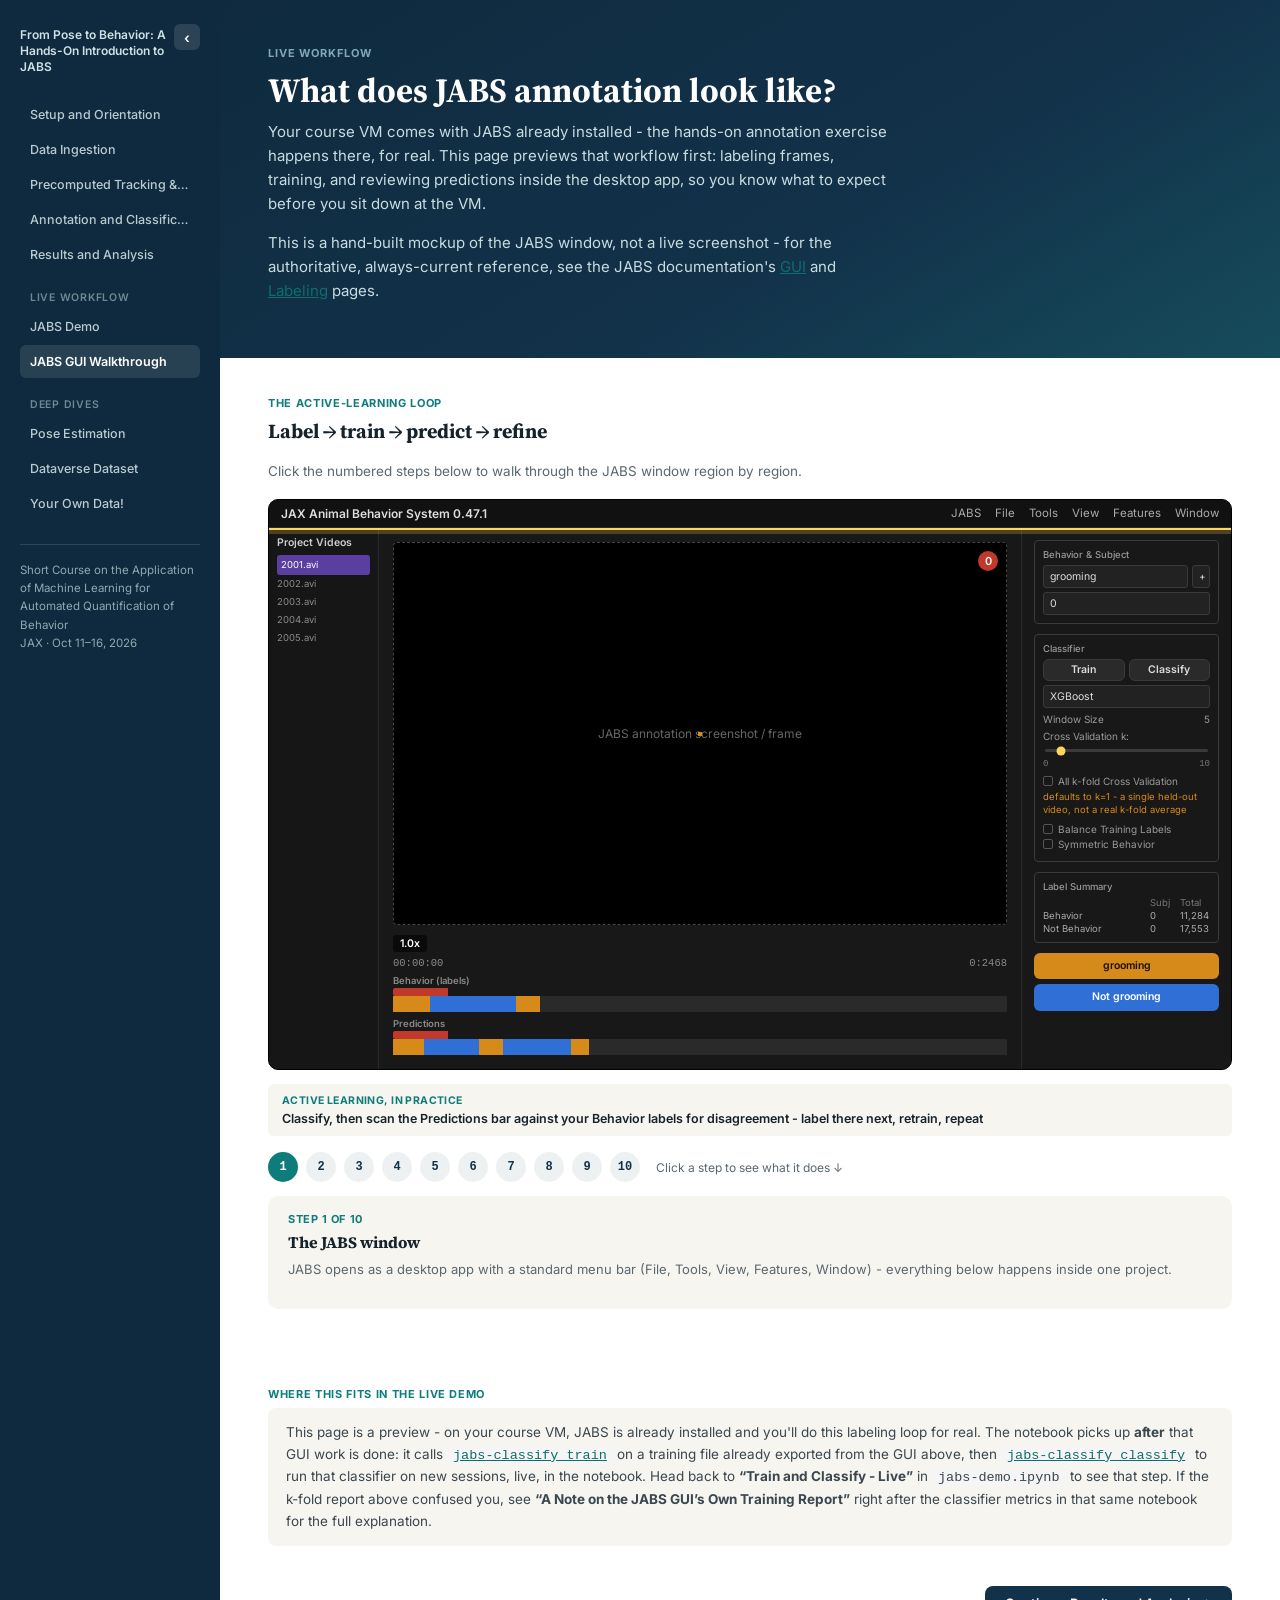
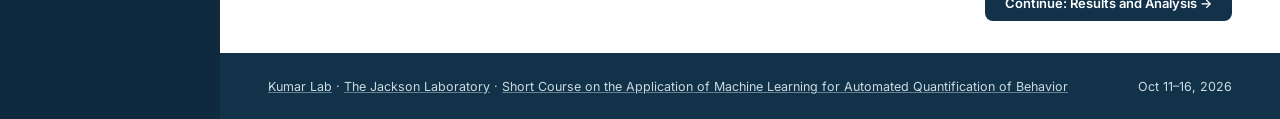
<file: docs/live_demo_jabs_gui_walkthrough.html>
<!DOCTYPE html>
<html lang="en">
<head>
<meta charset="UTF-8">
<meta name="viewport" content="width=device-width, initial-scale=1">
<title>What Does JABS Annotation Look Like? - Live Demo</title>
<link rel="preconnect" href="https://fonts.googleapis.com">
<link href="https://fonts.googleapis.com/css2?family=Inter:wght@400;500;600;700;800&family=Source+Serif+4:opsz,wght@8..60,600;8..60,700&display=swap" rel="stylesheet">
<link rel="stylesheet" href="_shared/design-system.css">
<link rel="stylesheet" href="_shared/pygments.css">
</head>
<body>

<div class="page">

  <aside class="sidebar" id="sidebar">
    <div class="sidebar-head">
      <span class="sidebar-brand sidebar-label">From Pose to Behavior: A Hands-On Introduction to JABS</span>
      <button class="sidebar-toggle" id="sidebarToggle" aria-label="Toggle sidebar">&lsaquo;</button>
    </div>
    <nav class="sidebar-nav">
      <a href="00_setup_and_orientation.html" class="sidebar-label">Setup and Orientation</a>
      <a href="01_data_ingestion.html" class="sidebar-label">Data Ingestion</a>
      <a href="03_precomputed_tracking.html" class="sidebar-label">Precomputed Tracking & QC</a>
      <a href="04_jabs_classification.html" class="sidebar-label">Annotation and Classification with JABS</a>
      <a href="05_results_and_analysis.html" class="sidebar-label">Results and Analysis</a>
      <div class="sidebar-heading sidebar-label">Live Workflow</div>
      <a href="live_demo.html" class="sidebar-label">JABS Demo</a>
      <a href="live_demo_jabs_gui_walkthrough.html" class="active sidebar-label">JABS GUI Walkthrough</a>
      <div class="sidebar-heading sidebar-label">Deep Dives</div>
      <a href="02_pose_estimation.html" class="sidebar-label">Pose Estimation</a>
      <a href="deep_dive_dataverse.html" class="sidebar-label">Dataverse Dataset</a>
      <a href="deep_dive_your_data.html" class="sidebar-label">Your Own Data!</a>
    </nav>
    <div class="sidebar-footer sidebar-label">Short Course on the Application of Machine Learning for Automated Quantification of Behavior<br>JAX &middot; Oct 11&ndash;16, 2026</div>
  </aside>

  <div class="main">

  <div class="hero">
    <div class="eyebrow">Live Workflow</div>
    <h1>What does JABS annotation look like?</h1>
    <p>Your course VM comes with JABS already installed - the hands-on annotation exercise happens there, for real. This page previews that workflow first: labeling frames, training, and reviewing predictions inside the desktop app, so you know what to expect before you sit down at the VM.</p>
    <p>This is a hand-built mockup of the JABS window, not a live screenshot - for the authoritative, always-current reference, see the JABS documentation's <a href="https://kumarlabjax.github.io/JABS-behavior-classifier/user-guide/gui/">GUI</a> and <a href="https://kumarlabjax.github.io/JABS-behavior-classifier/user-guide/labeling/">Labeling</a> pages.</p>
  </div>

  <section>
    <div class="sectionlabel">The active-learning loop</div>
    <h2 style="margin-bottom: 16px;">Label &rarr; train &rarr; predict &rarr; refine</h2>
    <p class="lede">Click the numbered steps below to walk through the JABS window region by region.</p>

    <div class="jabs-card">
      <div class="jabs-topbar hl-region" data-region="topbar">
        <strong>JAX Animal Behavior System 0.47.1</strong>
        <div class="menu"><span>JABS</span><span>File</span><span>Tools</span><span>View</span><span>Features</span><span>Window</span></div>
        <div class="hl-overlay"></div>
      </div>
      <div class="jabs-body">
        <div class="jabs-videolist">
          <div class="heading">Project Videos</div>
          <div class="items">
            <div class="selected">2001.avi</div>
            <div>2002.avi</div><div>2003.avi</div><div>2004.avi</div><div>2005.avi</div>
          </div>
        </div>
        <div class="jabs-video-col">
          <div class="hl-region" data-region="video">
            <div class="video-frame">
              <span class="placeholder-text">JABS annotation screenshot / frame</span>
              <span class="frame-badge">0</span>
              <div class="zoom-box"></div>
              <div class="zoom-cursor">&#9679;</div>
            </div>
            <div class="hl-overlay"></div>
          </div>
          <div class="hl-region" data-region="videocontrols" style="position: relative; margin-top: 6px;">
            <span class="speed-badge">1.0x</span>
            <div class="hl-overlay"></div>
          </div>
          <div class="timecode"><span>00:00:00</span><span>0:2468</span></div>
          <div class="hl-region timeline-wrap" data-region="timeline">
            <div class="timeline-label">Behavior (labels)</div>
            <div class="timeline-lead"></div>
            <div class="timeline-bar">
              <div class="seg-behavior" style="width: 6%;"></div>
              <div class="seg-not" style="width: 14%;"></div>
              <div class="seg-behavior" style="width: 4%;"></div>
              <div style="width: 76%;"></div>
            </div>
            <div class="timeline-label">Predictions</div>
            <div class="timeline-lead"></div>
            <div class="timeline-bar">
              <div class="seg-behavior" style="width: 5%;"></div>
              <div class="seg-not" style="width: 9%;"></div>
              <div class="seg-behavior" style="width: 4%;"></div>
              <div class="seg-not" style="width: 11%;"></div>
              <div class="seg-behavior" style="width: 3%;"></div>
              <div style="width: 68%;"></div>
            </div>
            <div class="hl-overlay"></div>
          </div>
        </div>
        <div class="jabs-rightpanel">
          <div class="panel-box hl-region" data-region="behaviorsubject">
            <div class="heading">Behavior &amp; Subject</div>
            <div class="panel-row"><div class="panel-field grow">grooming</div><div class="panel-field plus">+</div></div>
            <div class="panel-field">0</div>
            <div class="hl-overlay"></div>
          </div>
          <div class="panel-box hl-region" data-region="train">
            <div class="heading">Classifier</div>
            <div class="panel-row">
              <button class="jabs-btn small">Train</button>
              <button class="jabs-btn small">Classify</button>
            </div>
            <div class="panel-field" style="margin-bottom: 5px;">XGBoost</div>
            <div class="classifier-row"><span>Window Size</span><span>5</span></div>
            <div class="hl-region" data-region="cvcontrol">
              <div class="kfold-label">Cross Validation k:</div>
              <div class="kfold-track"><div class="kfold-thumb"></div></div>
              <div class="kfold-range"><span>0</span><span>10</span></div>
              <div class="checkbox-row"><span class="box"></span>All k-fold Cross Validation</div>
              <div class="kfold-caption">defaults to k=1 - a single held-out video, not a real k-fold average</div>
              <div class="hl-overlay"></div>
            </div>
            <div class="checkbox-row"><span class="box"></span>Balance Training Labels</div>
            <div class="checkbox-row"><span class="box"></span>Symmetric Behavior</div>
            <div class="hl-overlay"></div>
          </div>
          <div class="panel-box hl-region" data-region="labelsummary">
            <div class="heading">Label Summary</div>
            <div class="label-summary-grid">
              <span></span><span class="col-head">Subj</span><span class="col-head">Total</span>
              <span>Behavior</span><span>0</span><span>11,284</span>
              <span>Not Behavior</span><span>0</span><span>17,553</span>
            </div>
            <div class="hl-overlay"></div>
          </div>
          <div class="hl-region" data-region="labelbuttons">
            <div class="label-buttons">
              <button class="jabs-btn grooming">grooming</button>
              <button class="jabs-btn not-grooming">Not grooming</button>
            </div>
            <div class="hl-overlay"></div>
          </div>
        </div>
      </div>
    </div>

    <div class="hl-region" data-region="suggestion">
      <div class="practice-note">
        <div class="kicker">Active learning, in practice</div>
        <div class="body">Classify, then scan the Predictions bar against your Behavior labels for disagreement - label there next, retrain, repeat</div>
      </div>
      <div class="hl-overlay"></div>
    </div>

    <div class="step-pills" id="stepPills">
      <span class="hint">Click a step to see what it does &darr;</span>
    </div>

    <div class="step-detail">
      <div class="kicker">Step <span id="stepDetailN">1</span> of <span id="stepDetailTotal">9</span></div>
      <h2 id="stepDetailTitle"></h2>
      <p id="stepDetailBody"></p>
    </div>
  </section>

  <section>
    <div class="sectionlabel">Where this fits in the live demo</div>
    <div class="back-note">
      This page is a preview - on your course VM, JABS is already installed and you'll do this
      labeling loop for real. The notebook picks up <strong>after</strong> that GUI work is done:
      it calls <a href="https://kumarlabjax.github.io/JABS-behavior-classifier/user-guide/cli-tools/"><code>jabs-classify train</code></a> on a training file already exported from the GUI
      above, then <a href="https://kumarlabjax.github.io/JABS-behavior-classifier/user-guide/cli-tools/"><code>jabs-classify classify</code></a> to run that classifier on new sessions,
      live, in the notebook. Head back to <strong>&ldquo;Train and Classify - Live&rdquo;</strong>
      in <code>jabs-demo.ipynb</code> to see that step. If the k-fold report above confused you,
      see <strong>&ldquo;A Note on the JABS GUI&rsquo;s Own Training Report&rdquo;</strong> right
      after the classifier metrics in that same notebook for the full explanation.
    </div>
  </section>
    <div class="page-next">
      <a class="btn-primary" href="05_results_and_analysis.html">Continue: Results and Analysis &rarr;</a>
    </div>


  <div class="page-footer">
    <span><a href="https://www.kumarlab.org/">Kumar Lab</a> &middot; <a href="https://www.jax.org/">The Jackson Laboratory</a> &middot; <a href="https://www.jax.org/education-and-learning/education-calendar/2026/10-october/machine-learning-for-automated-quantification-of-behavior-short-course">Short Course on the Application of Machine Learning for Automated Quantification of Behavior</a></span>
    <span>Oct 11&ndash;16, 2026</span>
  </div>

  </div>
</div>

<script src="_shared/site.js"></script>
<script>
(function () {
  "use strict";
  JabsSite.initSidebarToggle();
  JabsSite.initScrollToTop();

  var STEPS = [
    {
      region: "topbar",
      title: "The JABS window",
      body: "JABS opens as a desktop app with a standard menu bar (File, Tools, View, Features, Window) - everything below happens inside one project."
    },
    {
      region: "video",
      title: "Video panel",
      body: "The project video list sits on the left; the main panel plays the selected video frame-by-frame so you can find examples of your behavior."
    },
    {
      region: "videocontrols",
      title: "Playback & zoom controls",
      body: "Playback speed, contrast/brightness adjustment, and a drag-to-zoom box help you inspect ambiguous frames closely before labeling them."
    },
    {
      region: "timeline",
      title: "Behavior vs. Predictions timeline",
      body: "Two bars track the same video: your hand labels (Behavior) and the classifier's output (Predictions). Orange = behavior, blue = not-behavior, gray = unlabeled."
    },
    {
      region: "behaviorsubject",
      title: "Behavior & Subject",
      body: "Pick which behavior you're labeling and which animal (subject) in a multi-animal video the label applies to."
    },
    {
      region: "labelbuttons",
      title: "Label buttons",
      body: "With the playhead on a frame, click the behavior button (e.g. grooming) or Not-behavior to record a hand label for that frame."
    },
    {
      region: "train",
      title: "Train the classifier",
      body: "Once you have enough labels, click Train. JABS fits an XGBoost classifier on kinematic pose features over your labeled frames."
    },
    {
      region: "cvcontrol",
      title: "Watch the k-fold setting",
      body: "This slider defaults to k=1 and \"All k-fold Cross Validation\" starts unchecked - so the report you see after Train reflects a single held-out video, not a real average. A single unlucky fold can show 0 for your behavior even when the classifier trained on all your data works fine. Check \"All k-fold\" (or drag the slider up) before trusting that report."
    },
    {
      region: "labelsummary",
      title: "Label Summary",
      body: "A running count of labeled frames per class, per subject - a quick sanity check that you have enough (and balanced enough) labels before training."
    },
    {
      region: "suggestion",
      title: "Close the active-learning loop",
      body: "Run Classify, then compare the Predictions bar against your Behavior bar for disagreement. Label there next, retrain, and repeat - the exported training file this notebook uses is the end product of a few passes through this loop."
    }
  ];

  JabsSite.initStepWalkthrough(STEPS);
})();
</script>

</body>
</html>
</file>
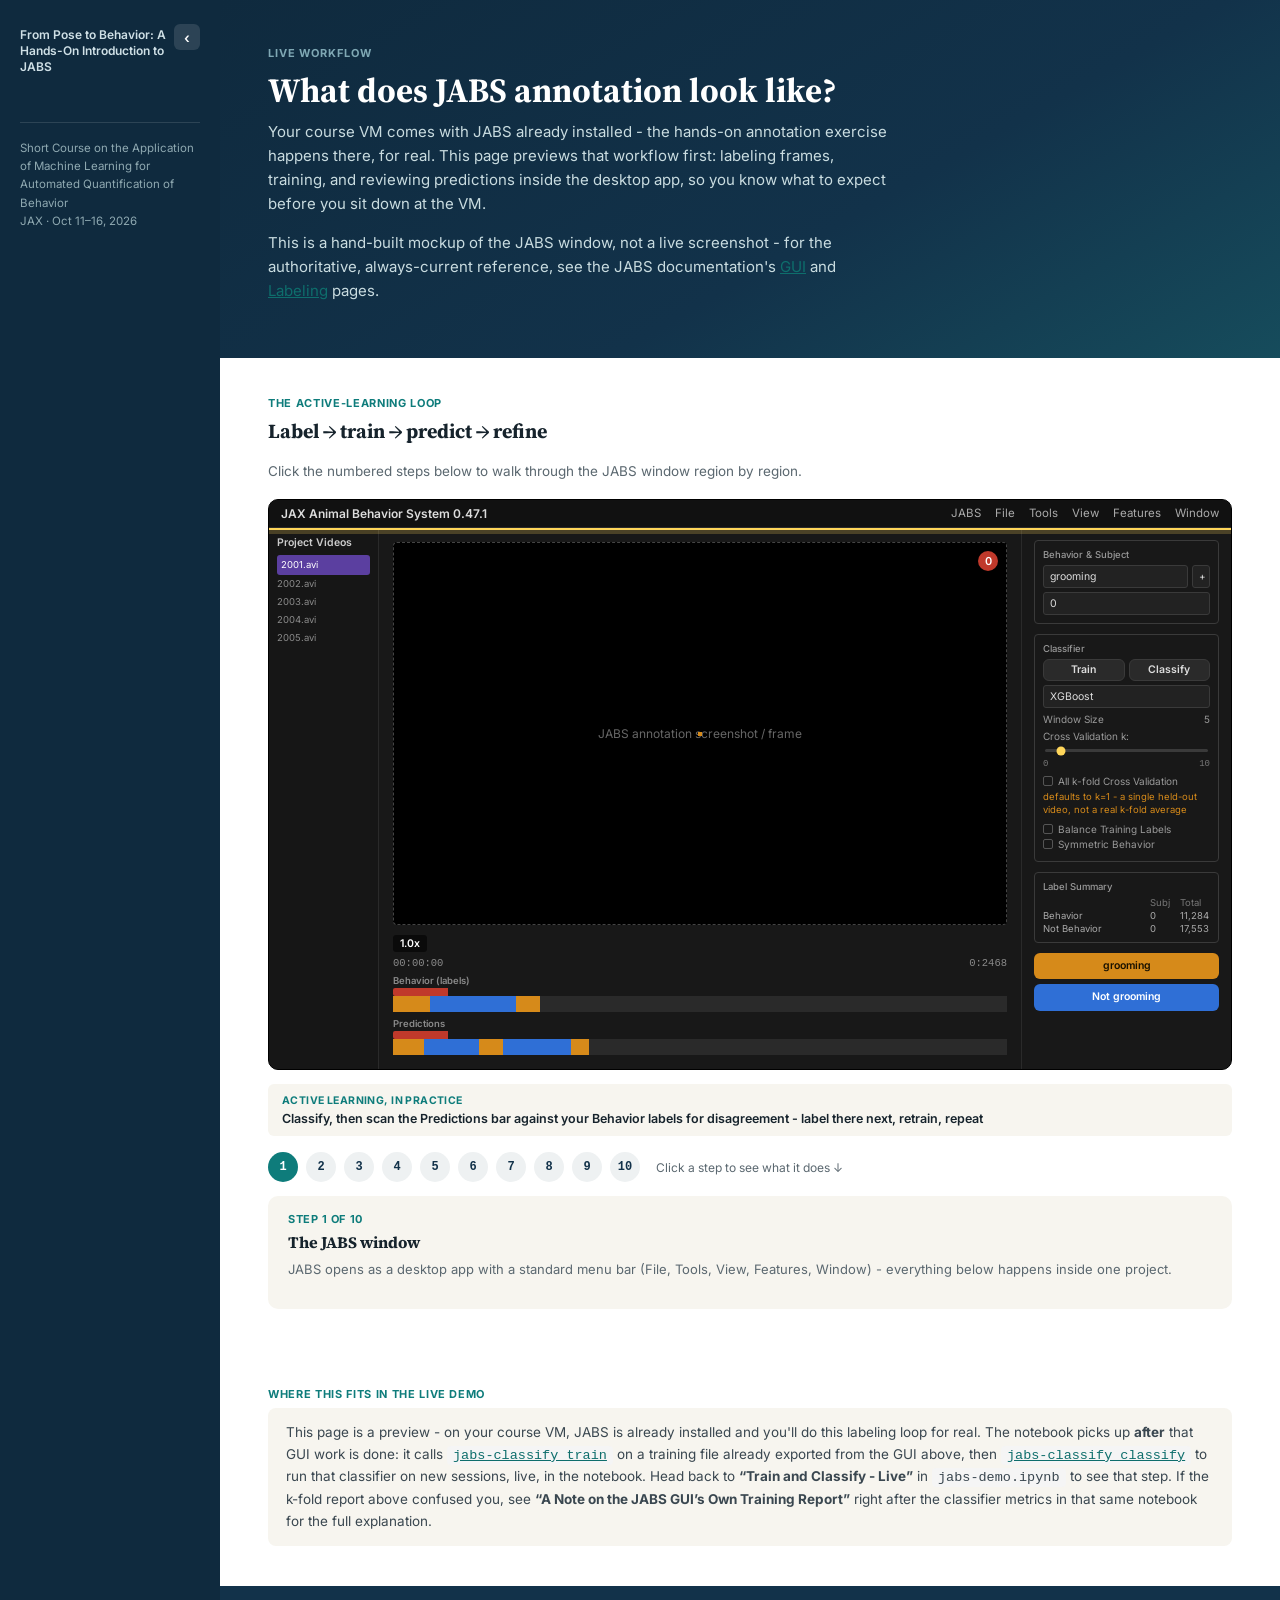
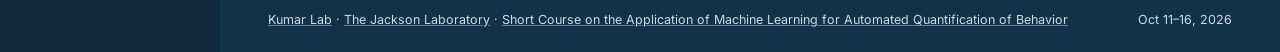
<file: docs/templates/live_demo_jabs_gui_walkthrough.html>
<!DOCTYPE html>
<html lang="en">
<head>
<meta charset="UTF-8">
<meta name="viewport" content="width=device-width, initial-scale=1">
<title>What Does JABS Annotation Look Like? - Live Demo</title>
<link rel="preconnect" href="https://fonts.googleapis.com">
<link href="https://fonts.googleapis.com/css2?family=Inter:wght@400;500;600;700;800&family=Source+Serif+4:opsz,wght@8..60,600;8..60,700&display=swap" rel="stylesheet">
<link rel="stylesheet" href="_shared/design-system.css">
<link rel="stylesheet" href="_shared/pygments.css">
</head>
<body>

<div class="page">

  <aside class="sidebar" id="sidebar">
    <div class="sidebar-head">
      <span class="sidebar-brand sidebar-label">From Pose to Behavior: A Hands-On Introduction to JABS</span>
      <button class="sidebar-toggle" id="sidebarToggle" aria-label="Toggle sidebar">&lsaquo;</button>
    </div>
    <nav class="sidebar-nav">

    </nav>
    <div class="sidebar-footer sidebar-label">Short Course on the Application of Machine Learning for Automated Quantification of Behavior<br>JAX &middot; Oct 11&ndash;16, 2026</div>
  </aside>

  <div class="main">

  <div class="hero">
    <div class="eyebrow">Live Workflow</div>
    <h1>What does JABS annotation look like?</h1>
    <p>Your course VM comes with JABS already installed - the hands-on annotation exercise happens there, for real. This page previews that workflow first: labeling frames, training, and reviewing predictions inside the desktop app, so you know what to expect before you sit down at the VM.</p>
    <p>This is a hand-built mockup of the JABS window, not a live screenshot - for the authoritative, always-current reference, see the JABS documentation's <a href="https://kumarlabjax.github.io/JABS-behavior-classifier/user-guide/gui/">GUI</a> and <a href="https://kumarlabjax.github.io/JABS-behavior-classifier/user-guide/labeling/">Labeling</a> pages.</p>
  </div>

  <section>
    <div class="sectionlabel">The active-learning loop</div>
    <h2 style="margin-bottom: 16px;">Label &rarr; train &rarr; predict &rarr; refine</h2>
    <p class="lede">Click the numbered steps below to walk through the JABS window region by region.</p>

    <div class="jabs-card">
      <div class="jabs-topbar hl-region" data-region="topbar">
        <strong>JAX Animal Behavior System 0.47.1</strong>
        <div class="menu"><span>JABS</span><span>File</span><span>Tools</span><span>View</span><span>Features</span><span>Window</span></div>
        <div class="hl-overlay"></div>
      </div>
      <div class="jabs-body">
        <div class="jabs-videolist">
          <div class="heading">Project Videos</div>
          <div class="items">
            <div class="selected">2001.avi</div>
            <div>2002.avi</div><div>2003.avi</div><div>2004.avi</div><div>2005.avi</div>
          </div>
        </div>
        <div class="jabs-video-col">
          <div class="hl-region" data-region="video">
            <div class="video-frame">
              <span class="placeholder-text">JABS annotation screenshot / frame</span>
              <span class="frame-badge">0</span>
              <div class="zoom-box"></div>
              <div class="zoom-cursor">&#9679;</div>
            </div>
            <div class="hl-overlay"></div>
          </div>
          <div class="hl-region" data-region="videocontrols" style="position: relative; margin-top: 6px;">
            <span class="speed-badge">1.0x</span>
            <div class="hl-overlay"></div>
          </div>
          <div class="timecode"><span>00:00:00</span><span>0:2468</span></div>
          <div class="hl-region timeline-wrap" data-region="timeline">
            <div class="timeline-label">Behavior (labels)</div>
            <div class="timeline-lead"></div>
            <div class="timeline-bar">
              <div class="seg-behavior" style="width: 6%;"></div>
              <div class="seg-not" style="width: 14%;"></div>
              <div class="seg-behavior" style="width: 4%;"></div>
              <div style="width: 76%;"></div>
            </div>
            <div class="timeline-label">Predictions</div>
            <div class="timeline-lead"></div>
            <div class="timeline-bar">
              <div class="seg-behavior" style="width: 5%;"></div>
              <div class="seg-not" style="width: 9%;"></div>
              <div class="seg-behavior" style="width: 4%;"></div>
              <div class="seg-not" style="width: 11%;"></div>
              <div class="seg-behavior" style="width: 3%;"></div>
              <div style="width: 68%;"></div>
            </div>
            <div class="hl-overlay"></div>
          </div>
        </div>
        <div class="jabs-rightpanel">
          <div class="panel-box hl-region" data-region="behaviorsubject">
            <div class="heading">Behavior &amp; Subject</div>
            <div class="panel-row"><div class="panel-field grow">grooming</div><div class="panel-field plus">+</div></div>
            <div class="panel-field">0</div>
            <div class="hl-overlay"></div>
          </div>
          <div class="panel-box hl-region" data-region="train">
            <div class="heading">Classifier</div>
            <div class="panel-row">
              <button class="jabs-btn small">Train</button>
              <button class="jabs-btn small">Classify</button>
            </div>
            <div class="panel-field" style="margin-bottom: 5px;">XGBoost</div>
            <div class="classifier-row"><span>Window Size</span><span>5</span></div>
            <div class="hl-region" data-region="cvcontrol">
              <div class="kfold-label">Cross Validation k:</div>
              <div class="kfold-track"><div class="kfold-thumb"></div></div>
              <div class="kfold-range"><span>0</span><span>10</span></div>
              <div class="checkbox-row"><span class="box"></span>All k-fold Cross Validation</div>
              <div class="kfold-caption">defaults to k=1 - a single held-out video, not a real k-fold average</div>
              <div class="hl-overlay"></div>
            </div>
            <div class="checkbox-row"><span class="box"></span>Balance Training Labels</div>
            <div class="checkbox-row"><span class="box"></span>Symmetric Behavior</div>
            <div class="hl-overlay"></div>
          </div>
          <div class="panel-box hl-region" data-region="labelsummary">
            <div class="heading">Label Summary</div>
            <div class="label-summary-grid">
              <span></span><span class="col-head">Subj</span><span class="col-head">Total</span>
              <span>Behavior</span><span>0</span><span>11,284</span>
              <span>Not Behavior</span><span>0</span><span>17,553</span>
            </div>
            <div class="hl-overlay"></div>
          </div>
          <div class="hl-region" data-region="labelbuttons">
            <div class="label-buttons">
              <button class="jabs-btn grooming">grooming</button>
              <button class="jabs-btn not-grooming">Not grooming</button>
            </div>
            <div class="hl-overlay"></div>
          </div>
        </div>
      </div>
    </div>

    <div class="hl-region" data-region="suggestion">
      <div class="practice-note">
        <div class="kicker">Active learning, in practice</div>
        <div class="body">Classify, then scan the Predictions bar against your Behavior labels for disagreement - label there next, retrain, repeat</div>
      </div>
      <div class="hl-overlay"></div>
    </div>

    <div class="step-pills" id="stepPills">
      <span class="hint">Click a step to see what it does &darr;</span>
    </div>

    <div class="step-detail">
      <div class="kicker">Step <span id="stepDetailN">1</span> of <span id="stepDetailTotal">9</span></div>
      <h2 id="stepDetailTitle"></h2>
      <p id="stepDetailBody"></p>
    </div>
  </section>

  <section>
    <div class="sectionlabel">Where this fits in the live demo</div>
    <div class="back-note">
      This page is a preview - on your course VM, JABS is already installed and you'll do this
      labeling loop for real. The notebook picks up <strong>after</strong> that GUI work is done:
      it calls <a href="https://kumarlabjax.github.io/JABS-behavior-classifier/user-guide/cli-tools/"><code>jabs-classify train</code></a> on a training file already exported from the GUI
      above, then <a href="https://kumarlabjax.github.io/JABS-behavior-classifier/user-guide/cli-tools/"><code>jabs-classify classify</code></a> to run that classifier on new sessions,
      live, in the notebook. Head back to <strong>&ldquo;Train and Classify - Live&rdquo;</strong>
      in <code>jabs-demo.ipynb</code> to see that step. If the k-fold report above confused you,
      see <strong>&ldquo;A Note on the JABS GUI&rsquo;s Own Training Report&rdquo;</strong> right
      after the classifier metrics in that same notebook for the full explanation.
    </div>
  </section>

  <div class="page-footer">
    <span><a href="https://www.kumarlab.org/">Kumar Lab</a> &middot; <a href="https://www.jax.org/">The Jackson Laboratory</a> &middot; <a href="https://www.jax.org/education-and-learning/education-calendar/2026/10-october/machine-learning-for-automated-quantification-of-behavior-short-course">Short Course on the Application of Machine Learning for Automated Quantification of Behavior</a></span>
    <span>Oct 11&ndash;16, 2026</span>
  </div>

  </div>
</div>

<script src="_shared/site.js"></script>
<script>
(function () {
  "use strict";
  JabsSite.initSidebarToggle();
  JabsSite.initScrollToTop();

  var STEPS = [
    {
      region: "topbar",
      title: "The JABS window",
      body: "JABS opens as a desktop app with a standard menu bar (File, Tools, View, Features, Window) - everything below happens inside one project."
    },
    {
      region: "video",
      title: "Video panel",
      body: "The project video list sits on the left; the main panel plays the selected video frame-by-frame so you can find examples of your behavior."
    },
    {
      region: "videocontrols",
      title: "Playback & zoom controls",
      body: "Playback speed, contrast/brightness adjustment, and a drag-to-zoom box help you inspect ambiguous frames closely before labeling them."
    },
    {
      region: "timeline",
      title: "Behavior vs. Predictions timeline",
      body: "Two bars track the same video: your hand labels (Behavior) and the classifier's output (Predictions). Orange = behavior, blue = not-behavior, gray = unlabeled."
    },
    {
      region: "behaviorsubject",
      title: "Behavior & Subject",
      body: "Pick which behavior you're labeling and which animal (subject) in a multi-animal video the label applies to."
    },
    {
      region: "labelbuttons",
      title: "Label buttons",
      body: "With the playhead on a frame, click the behavior button (e.g. grooming) or Not-behavior to record a hand label for that frame."
    },
    {
      region: "train",
      title: "Train the classifier",
      body: "Once you have enough labels, click Train. JABS fits an XGBoost classifier on kinematic pose features over your labeled frames."
    },
    {
      region: "cvcontrol",
      title: "Watch the k-fold setting",
      body: "This slider defaults to k=1 and \"All k-fold Cross Validation\" starts unchecked - so the report you see after Train reflects a single held-out video, not a real average. A single unlucky fold can show 0 for your behavior even when the classifier trained on all your data works fine. Check \"All k-fold\" (or drag the slider up) before trusting that report."
    },
    {
      region: "labelsummary",
      title: "Label Summary",
      body: "A running count of labeled frames per class, per subject - a quick sanity check that you have enough (and balanced enough) labels before training."
    },
    {
      region: "suggestion",
      title: "Close the active-learning loop",
      body: "Run Classify, then compare the Predictions bar against your Behavior bar for disagreement. Label there next, retrain, and repeat - the exported training file this notebook uses is the end product of a few passes through this loop."
    }
  ];

  JabsSite.initStepWalkthrough(STEPS);
})();
</script>

</body>
</html>
</file>
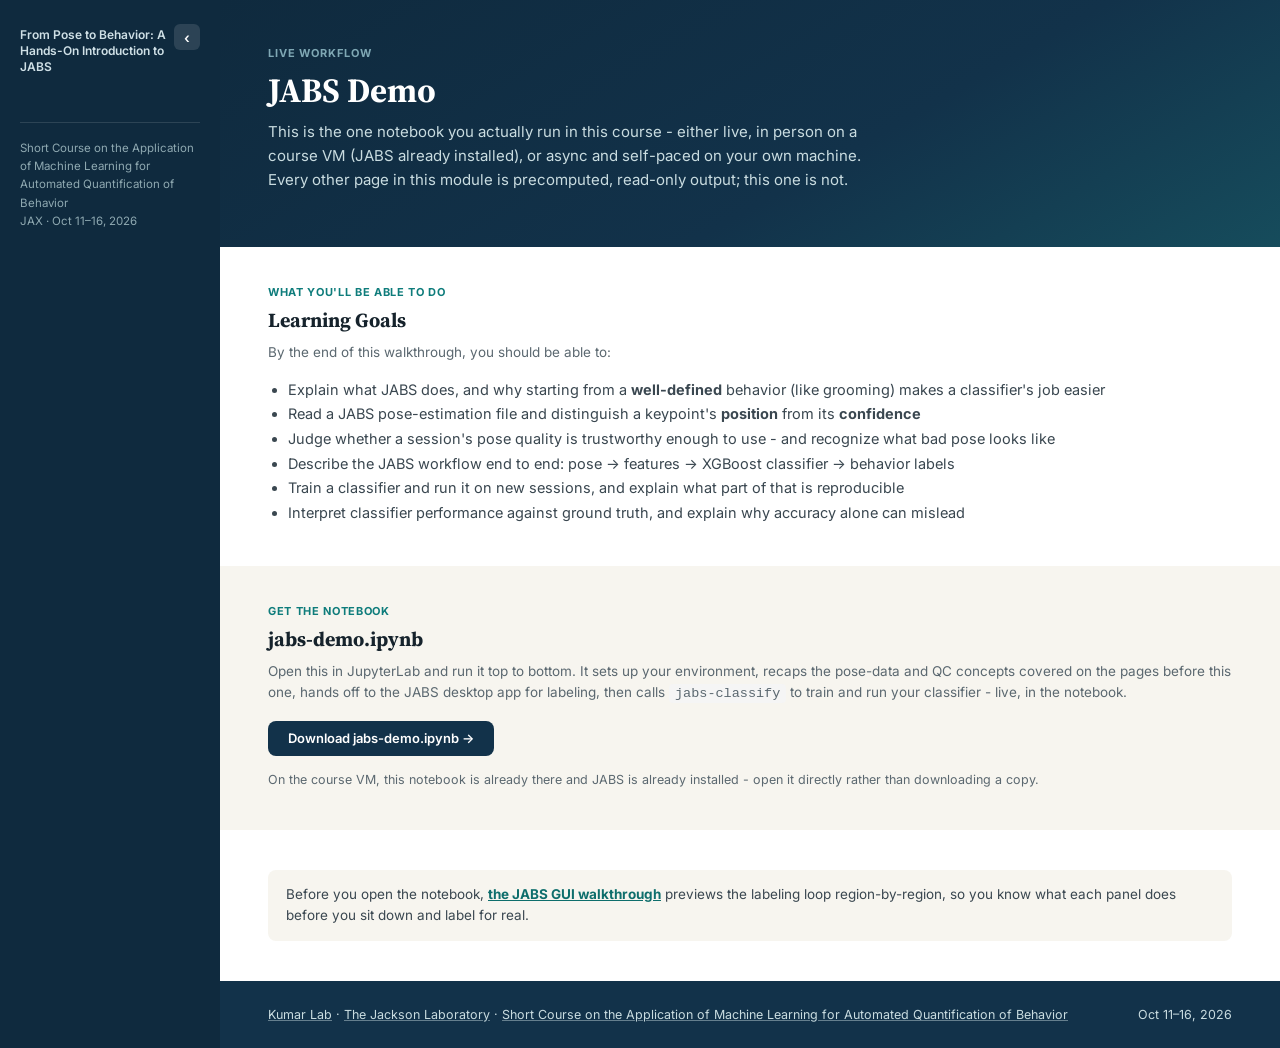
<file: docs/templates/live_demo_landing.html>
<!DOCTYPE html>
<html lang="en">
<head>
<meta charset="UTF-8">
<meta name="viewport" content="width=device-width, initial-scale=1">
<title>JABS Demo - Getting Started with JABS</title>
<link rel="preconnect" href="https://fonts.googleapis.com">
<link href="https://fonts.googleapis.com/css2?family=Inter:wght@400;500;600;700;800&family=Source+Serif+4:opsz,wght@8..60,600;8..60,700&display=swap" rel="stylesheet">
<link rel="stylesheet" href="_shared/design-system.css">
</head>
<body>

<div class="page">

  <aside class="sidebar" id="sidebar">
    <div class="sidebar-head">
      <span class="sidebar-brand sidebar-label">From Pose to Behavior: A Hands-On Introduction to JABS</span>
      <button class="sidebar-toggle" id="sidebarToggle" aria-label="Toggle sidebar">&lsaquo;</button>
    </div>
    <nav class="sidebar-nav">

    </nav>
    <div class="sidebar-footer sidebar-label">Short Course on the Application of Machine Learning for Automated Quantification of Behavior<br>JAX &middot; Oct 11&ndash;16, 2026</div>
  </aside>

  <div class="main">

    <div class="hero">
      <div class="eyebrow">Live Workflow</div>
      <h1>JABS Demo</h1>
      <p>This is the one notebook you actually run in this course - either live, in person on a course VM (JABS already installed), or async and self-paced on your own machine. Every other page in this module is precomputed, read-only output; this one is not.</p>
    </div>

    <section>
      <div class="sectionlabel">What you'll be able to do</div>
      <h2>Learning Goals</h2>
      <p class="lede">By the end of this walkthrough, you should be able to:</p>
      <ul class="objectives-list">
        <li>Explain what JABS does, and why starting from a <strong>well-defined</strong> behavior (like grooming) makes a classifier's job easier</li>
        <li>Read a JABS pose-estimation file and distinguish a keypoint's <strong>position</strong> from its <strong>confidence</strong></li>
        <li>Judge whether a session's pose quality is trustworthy enough to use - and recognize what bad pose looks like</li>
        <li>Describe the JABS workflow end to end: pose &rarr; features &rarr; XGBoost classifier &rarr; behavior labels</li>
        <li>Train a classifier and run it on new sessions, and explain what part of that is reproducible</li>
        <li>Interpret classifier performance against ground truth, and explain why accuracy alone can mislead</li>
      </ul>
    </section>

    <section class="section-alt">
      <div class="sectionlabel">Get the notebook</div>
      <h2>jabs-demo.ipynb</h2>
      <p style="font: 400 13.5px/1.6 'Inter', sans-serif; color: var(--text-muted); margin: 8px 0 16px;">
        Open this in JupyterLab and run it top to bottom. It sets up your environment,
        recaps the pose-data and QC concepts covered on the pages before this one, hands off to
        the JABS desktop app for labeling, then calls <code>jabs-classify</code> to train and
        run your classifier - live, in the notebook.
      </p>
      <a class="btn-primary" href="live_demo/jabs-demo.ipynb" download>Download jabs-demo.ipynb &rarr;</a>
      <p style="font: 400 12.5px/1.6 'Inter', sans-serif; color: var(--text-muted); margin: 14px 0 0;">
        On the course VM, this notebook is already there and JABS is already installed - open it
        directly rather than downloading a copy.
      </p>
    </section>

    <section>
      <div class="back-note">
        Before you open the notebook, <a href="live_demo_jabs_gui_walkthrough.html"><strong>the JABS GUI walkthrough</strong></a> previews the
        labeling loop region-by-region, so you know what each panel does before you sit down and
        label for real.
      </div>
    </section>

    <div class="page-footer">
      <span><a href="https://www.kumarlab.org/">Kumar Lab</a> &middot; <a href="https://www.jax.org/">The Jackson Laboratory</a> &middot; <a href="https://www.jax.org/education-and-learning/education-calendar/2026/10-october/machine-learning-for-automated-quantification-of-behavior-short-course">Short Course on the Application of Machine Learning for Automated Quantification of Behavior</a></span>
      <span>Oct 11&ndash;16, 2026</span>
    </div>

  </div>
</div>

<script src="_shared/site.js"></script>
<script>
  JabsSite.initSidebarToggle();
  JabsSite.initScrollToTop();
</script>

</body>
</html>
</file>
<file: docs/_shared/design-system.css>
/* ==========================================================================
   Getting Started with JABS - shared site design system
   ==========================================================================
   Consolidated from docs/templates/04_jabs_classification_landing.html and
   docs/templates/live_demo_jabs_gui_walkthrough.html, which had nearly
   identical CSS (especially the JABS GUI mockup) duplicated in two places.
   Every new site page should link this file instead of embedding its own
   <style> block, and use the classes documented below rather than inventing
   new one-off styles - that's the whole point of pulling this out.

   Sections in this file:
     1. Design tokens (colors, fonts)
     2. Base / reset
     3. Page shell + sidebar navigation
     4. Content components (hero, sections, cards, lists, CTA, footer)
     5. JABS GUI mockup (shared by any page that needs to preview the app)
     6. Walkthrough mechanics (numbered step-pills + highlight overlay)
     7. Rendered notebook content (nbconvert "basic" template output, styled
        to match this design system - see developer/scripts/render_site_page.py)

   Fonts: link these in <head> before this stylesheet -
     <link rel="preconnect" href="https://fonts.googleapis.com">
     <link href="https://fonts.googleapis.com/css2?family=Inter:wght@400;500;600;700;800&family=Source+Serif+4:opsz,wght@8..60,600;8..60,700&display=swap" rel="stylesheet">
   ========================================================================== */

/* ---- 1. Design tokens ---- */
:root {
  --navy-1: #0F2A3E; --navy-2: #12324A; --navy-3: #0F1F29; --navy-4: #16232C;
  --teal-1: #0E7C7B; --teal-2: #0E6E6C;
  --orange-1: #B4552B; --orange-2: #D68A1A; --orange-3: #F0B592;
  --blue-1: #2F6FD6; --blue-2: #2B6CB0;
  --bg-canvas: #E9E4D8; --bg-alt: #F7F5EF; --bg-warm: #FDF6EE; --bg-card: #fff;
  --text-head: #16232C; --text-body: #3A4750; --text-muted: #5B6870;
  --highlight: #FFD65A;
  --font-sans: 'Inter', system-ui, -apple-system, "Segoe UI", Arial, sans-serif;
  --font-serif: 'Source Serif 4', serif;
  --font-mono: ui-monospace, Menlo, monospace;
}

/* ---- 2. Base / reset ---- */
* { box-sizing: border-box; }

body {
  margin: 0;
  background: var(--bg-canvas);
  font-family: var(--font-sans);
  color: var(--text-body);
}

h1, h2, h3 { font-family: var(--font-serif); margin: 0; color: var(--text-head); }

a { color: var(--teal-2); }
a:hover { color: var(--navy-2); }

/* Keyboard-focus ring, additive only - never suppress the browser's native
   outline, just make it visible and consistent. Adapted from the same
   pattern in KumarLabJax/cfde-multiomics (:focus-visible with an accent-
   colored outline); --orange-2 is one of our own existing tokens rather
   than introducing a new color for this. */
:focus-visible {
  outline: 2px solid var(--orange-2);
  outline-offset: 2px;
}

code {
  font-family: var(--font-mono);
  background: #f5f5f5;
  padding: 2px 6px;
  border-radius: 4px;
}

/* ---- 3. Page shell + sidebar navigation ---- */
.page {
  /* Fluid - fills the actual viewport width and resizes with it, rather than
     capping at a fixed max-width and leaving empty margins on wide screens. */
  width: 100%;
  margin: 0;
  background: var(--bg-card);
  box-shadow: 0 4px 18px rgba(18, 50, 74, .1);
  display: flex;
  min-height: 100vh;
}

.sidebar {
  width: 220px;
  flex: none;
  background: var(--navy-1);
  padding: 24px 20px;
  transition: width .2s ease, padding .2s ease;
  overflow: hidden;
}
/* Collapsed: narrower, and re-centered padding so the reopen button below
   sits centered and full-size, not squeezed toward one edge. */
.sidebar.collapsed { width: 68px; padding-left: 16px; padding-right: 16px; }

.sidebar-head { display: flex; align-items: flex-start; justify-content: space-between; gap: 8px; }
.sidebar.collapsed .sidebar-head { justify-content: center; }

/* The course's full title, not a short label - unlike .eyebrow below (used
   for short hero/page labels like "Notebook 03"), this wraps across lines
   instead of forcing nowrap, which would either overflow the ribbon or
   truncate a title that should stay readable in full. */
.sidebar-brand {
  font: 600 12px/1.35 var(--font-sans);
  color: #CFE0E6;
  padding-top: 3px;
}

.eyebrow {
  font: 700 11px/1 var(--font-sans);
  letter-spacing: .08em;
  text-transform: uppercase;
  color: #7FA8B4;
  white-space: nowrap;
}

.sidebar-toggle {
  width: 26px; height: 26px; flex: none;
  border-radius: 6px; border: none;
  background: rgba(255, 255, 255, .12);
  color: #fff; cursor: pointer;
  font: 600 14px var(--font-sans);
}
/* Collapsed: bigger and more visually obvious - this is now the only thing
   in the rail, so it needs to read clearly as "click me to reopen". */
.sidebar.collapsed .sidebar-toggle {
  width: 36px; height: 36px;
  font-size: 18px;
  background: rgba(255, 255, 255, .16);
}
.sidebar.collapsed .sidebar-toggle:hover { background: rgba(255, 255, 255, .26); }

.sidebar-nav { display: flex; flex-direction: column; gap: 2px; margin-top: 22px; min-width: 0; }
.sidebar-nav a {
  display: block;
  padding: 9px 10px;
  border-radius: 6px;
  color: #B9CBD1;
  font: 500 12.5px var(--font-sans);
  text-decoration: none;
  white-space: nowrap;
  overflow: hidden;
  text-overflow: ellipsis;
  /* .sidebar-nav is a flex column - without this, a flex item's default
     min-width:auto lets non-wrapping text push the box wider than the
     sidebar instead of shrinking to it, so overflow:hidden never kicks in
     and the label bleeds past the highlighted background. */
  min-width: 0;
}
.sidebar-nav a.active { background: rgba(255, 255, 255, .1); color: #fff; font-weight: 600; }

.sidebar-heading {
  margin: 18px 0 4px;
  padding: 0 10px;
  font: 600 10.5px var(--font-sans);
  letter-spacing: .07em;
  text-transform: uppercase;
  color: #6E8894;
}

/* Per-page table of contents, nested under the active page's own nav link -
   only the page you are currently on shows its section list. */
.sidebar-toc { list-style: none; margin: 2px 0 6px; padding: 0; min-width: 0; }
.sidebar-toc li { margin: 0; }
.sidebar-toc a {
  display: block;
  padding: 5px 10px 5px 26px;
  border-radius: 6px;
  color: #8FA5AE;
  font: 500 11.5px var(--font-sans);
  text-decoration: none;
  white-space: nowrap;
  overflow: hidden;
  text-overflow: ellipsis;
}
.sidebar-toc a:hover { background: rgba(255, 255, 255, .06); color: #fff; }

.sidebar-label { transition: opacity .15s ease; }
/* display:none, not opacity:0 - the eyebrow and nav links share this class
   and are flex items inside .sidebar-head/.sidebar-nav; opacity:0 keeps them
   in the layout, so at 60px collapsed width (minus 40px of padding) they
   overflow the sidebar-toggle button out of the clickable/visible area -
   collapsing it once, then makes it impossible to expand again. */
.sidebar.collapsed .sidebar-label { display: none; }

.sidebar-footer {
  margin-top: 24px; padding-top: 16px;
  border-top: 1px solid rgba(255, 255, 255, .12);
  font: 400 11.5px/1.6 var(--font-sans);
  color: #8FA9B1;
}

.main { flex: 1; min-width: 0; }

/* ---- 4. Content components ---- */
.hero {
  background: linear-gradient(150deg, #0F2A3E, #12324A 60%, #164C5C);
  padding: 48px clamp(24px, 5vw, 48px) 40px;
  color: #fff;
}
.hero h1 { font-size: clamp(24px, 3vw, 34px); line-height: 1.15; margin-top: 12px; color: #fff; }
.hero p { font: 400 15px/1.6 var(--font-sans); color: #C9DCE0; max-width: 620px; margin-top: 10px; }

.badge-row { display: flex; gap: 10px; margin-top: 22px; flex-wrap: wrap; }
.badge {
  display: inline-flex; align-items: center; gap: 6px;
  font: 600 11px/1 var(--font-sans);
  padding: 6px 11px; border-radius: 999px;
  background: rgba(255, 255, 255, .14); color: #fff;
}

.step-tracker { display: flex; background: #fff; border-bottom: 1px solid #E7E4DA; overflow-x: auto; }
.step-tracker .step { flex: 1; min-width: 110px; padding: 14px 10px; text-align: center; border-right: 1px solid #EEEBE2; }
.step-tracker .step:last-child { border-right: none; }
.step-tracker .step.active { background: var(--bg-warm); }
.step-tracker .step .num { font: 700 11px var(--font-sans); color: var(--teal-1); }
.step-tracker .step.active .num { color: var(--orange-1); }
.step-tracker .step .label { font: 500 11.5px var(--font-sans); color: #425058; margin-top: 3px; }
.step-tracker .step.active .label { font-weight: 600; color: var(--orange-1); }

section { padding: 40px clamp(24px, 5vw, 48px); }
.section-alt { background: var(--bg-alt); }
.section-warm { background: var(--bg-warm); border-top: 1px solid #F0DFC9; border-bottom: 1px solid #F0DFC9; }

.sectionlabel {
  font: 700 11px/1 var(--font-sans);
  letter-spacing: .06em; text-transform: uppercase;
  color: var(--teal-1); margin: 0 0 8px;
}
.sectionlabel.warm { color: var(--orange-1); }

section h2 { font-size: 20px; }
section h3 { font-size: 17px; }
.lede { font: 400 13.5px/1.6 var(--font-sans); color: var(--text-muted); margin: 8px 0 0; max-width: 640px; }

.objectives-list { margin: 14px 0 0; padding-left: 20px; font: 400 14.5px/1.7 var(--font-sans); color: var(--text-body); }
.references-list { margin: 10px 0 0; padding-left: 20px; font: 400 13px/1.8 var(--font-sans); color: var(--text-body); }
.live-demo-list { margin: 0; padding-left: 20px; font: 400 13.5px/1.7 var(--font-sans); color: var(--text-body); }

/* Generic 2-col card grid - originally the behavior picker, reusable for any card set. */
.behavior-grid { display: grid; grid-template-columns: 1fr 1fr; gap: 12px; margin-top: 8px; }
@media (max-width: 640px) { .behavior-grid { grid-template-columns: 1fr; } }
.behcard { border: 1px solid #DCE4E2; border-radius: 10px; padding: 14px 16px; background: #FBFAF7; }
.behcard.span-2 { grid-column: 1 / -1; }
.behcard-head { display: flex; justify-content: space-between; gap: 8px; }
.behcard-head strong { font: 600 14px var(--font-sans); color: var(--text-head); }
.behcard-head code { font: 600 10.5px var(--font-mono); padding: 2px 6px; border-radius: 4px; background: none; }
.behcard p { font: 400 12.5px/1.5 var(--font-sans); color: var(--text-muted); margin: 6px 0 0; }
.chip-grooming { color: #1B7A6B; background: #E4F1EC; }
.chip-walking { color: #2B6CB0; background: #E5EEF8; }
.chip-rearing_u { color: #8854A8; background: #EFE7F4; }
.chip-rearing_s { color: var(--orange-1); background: #F8EAE1; }
.chip-arrest { color: #4A5568; background: #EAECEF; }

.checklist { display: flex; flex-direction: column; gap: 10px; }
.checkrow { display: flex; gap: 10px; align-items: flex-start; font: 400 13.5px/1.5 var(--font-sans); color: #2B3A42; }
.chk { width: 16px; height: 16px; border-radius: 4px; border: 1.5px solid #9AB0AC; flex: none; margin-top: 2px; }

.notebook-cta { display: flex; gap: 16px; align-items: center; flex-wrap: wrap; }
.notebook-cta .info { flex: 1; min-width: 280px; }
.btn-primary {
  font: 600 13px/1 var(--font-sans); padding: 11px 20px; border-radius: 8px;
  border: none; cursor: pointer; background: var(--navy-2); color: #fff;
  text-decoration: none; display: inline-flex; align-items: center; gap: 8px;
}

/* A second, less-emphasized next-step option alongside .btn-primary - used
   where a page has more than one sensible "next" (e.g. entering/leaving the
   Live Workflow branch) rather than one single next page. */
.btn-secondary {
  font: 600 13px/1 var(--font-sans); padding: 10px 19px; border-radius: 8px;
  border: 1px solid var(--navy-2); cursor: pointer; background: transparent;
  color: var(--navy-2); text-decoration: none; display: inline-flex;
  align-items: center; gap: 8px;
}

.keycap {
  font: 600 11px var(--font-mono); background: #EEF1F2; color: var(--navy-2);
  border: 1px solid #D3DCDF; border-radius: 4px; padding: 1px 6px;
}

.back-note { background: var(--bg-alt); border-radius: 8px; padding: 14px 18px; font: 400 13.5px/1.6 var(--font-sans); color: var(--text-body); }

.page-footer {
  padding: 24px clamp(24px, 5vw, 48px); background: var(--navy-2); color: #C9DCE0;
  display: flex; justify-content: space-between; flex-wrap: wrap; gap: 10px;
  font: 400 12.5px/1.6 var(--font-sans);
}
.page-footer a {
  color: inherit; text-decoration: underline;
  text-decoration-color: rgba(201, 220, 224, .45);
}
.page-footer a:hover { color: #fff; text-decoration-color: #fff; }

/* "Next page" link(s) at the end of a page's content, before the page-footer
   strip - only pages with a defined next step in the reading order get one.
   A page can offer more than one (e.g. branching into vs. out of the Live
   Workflow section) - those wrap onto their own row on narrow screens. */
.page-next {
  padding: 0 clamp(24px, 5vw, 48px) 32px;
  display: flex; justify-content: flex-end; flex-wrap: wrap; gap: 10px;
}

/* Fixed "scroll to top" button, injected by JabsSite.initScrollToTop() -
   hidden until the reader has scrolled past the hero. */
.scroll-top-btn {
  position: fixed; right: 24px; bottom: 24px; z-index: 50;
  width: 42px; height: 42px; border-radius: 50%; border: none;
  background: var(--navy-2); color: #fff; font: 700 18px/1 var(--font-sans);
  cursor: pointer; box-shadow: 0 4px 12px rgba(0, 0, 0, .25);
  opacity: 0; pointer-events: none; transform: translateY(6px);
  transition: opacity .15s ease, transform .15s ease;
}
.scroll-top-btn.visible { opacity: 1; pointer-events: auto; transform: translateY(0); }
.scroll-top-btn:hover { background: var(--teal-1, #0E7C7B); }

/* ---- 5. JABS GUI mockup ---- */
.jabs-card { border: 1px solid #000; background: #181818; border-radius: 10px; overflow: hidden; margin-top: 16px; }
.jabs-topbar {
  position: relative; display: flex; align-items: center; justify-content: space-between;
  padding: 6px 12px; background: #111; color: #ddd; border-bottom: 1px solid #2a2a2a;
}
.jabs-topbar strong { font: 600 12px var(--font-sans); }
.jabs-topbar .menu { display: flex; gap: 14px; font: 400 11.5px var(--font-sans); color: #aaa; }

.jabs-body { display: flex; flex-wrap: wrap; }

.jabs-videolist { width: 110px; flex: none; background: #161616; border-right: 1px solid #2a2a2a; padding: 8px; }
.jabs-videolist .heading { font: 600 10.5px var(--font-sans); color: #ccc; margin-bottom: 6px; }
.jabs-videolist .items { font: 400 9.5px var(--font-sans); color: #8a8a8a; line-height: 1.9; }
.jabs-videolist .items .selected { background: #5b3fa0; color: #fff; border-radius: 3px; padding: 1px 4px; }

.jabs-video-col { flex: 1; min-width: 260px; padding: 14px; background: #181818; }
.video-frame {
  position: relative; width: 100%; aspect-ratio: 16 / 10;
  border-radius: 4px; overflow: hidden; background: #000;
  display: flex; align-items: center; justify-content: center; border: 1px dashed #444;
}
.video-frame .placeholder-text { color: #666; font: 400 12px var(--font-sans); }
.frame-badge {
  position: absolute; top: 8px; right: 8px;
  background: #c0392b; color: #fff; font: 600 11px var(--font-sans);
  width: 20px; height: 20px; border-radius: 50%; display: flex; align-items: center; justify-content: center;
}
.speed-badge {
  background: rgba(0, 0, 0, .6); color: #fff;
  font: 600 10.5px var(--font-sans); padding: 2px 7px; border-radius: 3px;
}
.video-tools { position: absolute; bottom: 6px; right: 6px; display: flex; gap: 4px; }
.video-tools .tool {
  width: 20px; height: 20px; background: rgba(0, 0, 0, .6); border-radius: 3px;
  display: flex; align-items: center; justify-content: center; color: #ddd; font: 400 10px var(--font-sans);
}

.zoom-cursor { position: absolute; z-index: 3; color: var(--highlight); font-size: 14px; opacity: 0; animation: jabsZoomCursor 5s ease-in-out infinite; }
.zoom-box { position: absolute; z-index: 2; border: 2px dashed var(--orange-2); animation: jabsZoomBox 5s ease-in-out infinite; }
@keyframes jabsZoomCursor {
  0%, 6% { left: 86%; top: 90%; opacity: 0; }
  10% { opacity: 1; }
  22% { left: 86%; top: 90%; opacity: 1; }
  24% { left: 86%; top: 90%; opacity: 1; transform: translate(-50%, -50%) scale(.7); }
  27% { transform: translate(-50%, -50%) scale(1); }
  42% { left: 58%; top: 18%; opacity: 1; }
  78% { left: 90%; top: 58%; opacity: 1; }
  92%, 100% { left: 90%; top: 58%; opacity: 0; }
}
@keyframes jabsZoomBox {
  0%, 42% { opacity: 0; left: 58%; top: 18%; width: 0; height: 0; }
  44% { opacity: 1; left: 58%; top: 18%; width: 0; height: 0; }
  78%, 92% { opacity: 1; left: 58%; top: 18%; width: 32%; height: 40%; }
  100% { opacity: 0; left: 58%; top: 18%; width: 32%; height: 40%; }
}

.timecode { display: flex; justify-content: space-between; font: 400 10.5px var(--font-mono); color: #8a8a8a; margin-top: 6px; }
.timeline-wrap { position: relative; margin-top: 4px; }
.timeline-label { font: 600 9.5px var(--font-sans); color: #8a8a8a; margin: 6px 0 2px; }
.timeline-lead { height: 8px; background: #c0392b; width: 9%; border-radius: 2px 0 0 2px; }
.timeline-bar { height: 16px; background: #2a2a2a; display: flex; align-items: center; }
.seg-behavior { height: 100%; background: var(--orange-2); }
.seg-not { height: 100%; background: var(--blue-1); }

.jabs-rightpanel { width: 210px; flex: none; padding: 12px; background: #181818; border-left: 1px solid #2a2a2a; color: #ddd; }
.panel-box { border: 1px solid #3a3a3a; border-radius: 4px; padding: 8px; margin-bottom: 10px; position: relative; }
.panel-box .heading { font: 500 9.5px var(--font-sans); color: #999; margin-bottom: 5px; }
.panel-field { background: #222; border: 1px solid #3a3a3a; border-radius: 3px; padding: 4px 6px; font: 400 10.5px var(--font-sans); }
.panel-row { display: flex; gap: 4px; margin-bottom: 4px; }
.panel-row .grow { flex: 1; }
.panel-row .plus { width: 18px; text-align: center; font: 400 10px var(--font-sans); }

.jabs-btn { font: 600 11.5px/1 var(--font-sans); padding: 8px 14px; border-radius: 6px; border: none; cursor: default; }
.jabs-btn.small { font-size: 10.5px; padding: 5px; flex: 1; background: #2a2a2a; color: #ddd; border: 1px solid #3a3a3a; }
.jabs-btn.dark { background: #2a2a2a; color: #ddd; border: 1px solid #3a3a3a; }

.classifier-row { display: flex; justify-content: space-between; font: 400 10px var(--font-sans); color: #999; margin-bottom: 5px; }
.checkbox-row { font: 400 10px var(--font-sans); color: #999; display: flex; gap: 5px; margin-bottom: 3px; align-items: center; }
.checkbox-row .box { width: 10px; height: 10px; border: 1px solid #555; border-radius: 2px; display: inline-block; }

.kfold-label { font: 400 10px var(--font-sans); color: #999; margin-bottom: 3px; }
.kfold-track { position: relative; height: 3px; background: #3a3a3a; border-radius: 2px; margin: 7px 2px; }
.kfold-thumb { position: absolute; top: 50%; left: 10%; width: 9px; height: 9px; background: var(--highlight); border-radius: 50%; transform: translate(-50%, -50%); }
.kfold-range { display: flex; justify-content: space-between; font: 400 9px var(--font-mono); color: #777; margin-bottom: 6px; }
.kfold-caption { font: 400 9.5px var(--font-sans); color: var(--orange-2); line-height: 1.4; margin: 2px 0 6px; }

.label-summary-grid { font: 400 9.5px var(--font-sans); color: #aaa; display: grid; grid-template-columns: 1fr 30px 30px; row-gap: 2px; }
.label-summary-grid .col-head { color: #777; }

.label-buttons { display: flex; flex-direction: column; gap: 5px; }
.label-buttons .grooming { background: var(--orange-2); color: #1a1200; font-size: 10.5px; }
.label-buttons .not-grooming { background: var(--blue-1); color: #fff; font-size: 10.5px; }

/* ---- 6. Walkthrough mechanics ---- */
.hl-region { position: relative; }
.hl-overlay {
  position: absolute; inset: -3px; border-radius: 4px;
  border: 2px solid var(--highlight); box-shadow: 0 0 0 4px rgba(255, 214, 90, .22);
  opacity: 0; transition: opacity .25s ease; pointer-events: none;
}
.hl-region.hl-active .hl-overlay { opacity: 1; }

.practice-note { margin-top: 14px; background: var(--bg-alt); border-radius: 6px; padding: 10px 14px; }
.practice-note .kicker { font: 700 10.5px var(--font-sans); color: var(--teal-1); text-transform: uppercase; letter-spacing: .04em; }
.practice-note .body { font: 600 12.5px var(--font-sans); color: var(--text-head); margin-top: 4px; }

.step-pills { display: flex; gap: 8px; margin-top: 16px; align-items: center; flex-wrap: wrap; }
.step-pill {
  width: 30px; height: 30px; border-radius: 50%; border: none; cursor: pointer;
  font: 600 12px var(--font-mono); background: #EEF1F2; color: var(--navy-2);
}
.step-pill.active { background: var(--teal-1); color: #fff; }
.step-pills .hint { font: 400 12px var(--font-sans); color: var(--text-muted); margin-left: 8px; }

.step-detail { margin-top: 14px; background: var(--bg-alt); border-radius: 10px; padding: 16px 20px; }
.step-detail .kicker { font: 700 11px var(--font-sans); color: var(--teal-1); text-transform: uppercase; letter-spacing: .05em; }
.step-detail h2, .step-detail h3 { font-size: 16px; margin-top: 5px; }
.step-detail p { font: 400 13px/1.6 var(--font-sans); color: var(--text-muted); margin-top: 6px; }

/* ---- 7. Rendered notebook content ----
   Targets the raw class names nbconvert's "basic" template emits per cell -
   that template produces no CSS of its own (unlike "lab"/"classic"), so
   every rule a rendered notebook needs to look like part of this site lives
   here. Pair with pygments.css for code syntax highlighting. */

.nb-body { font: 400 15px/1.7 var(--font-sans); color: var(--text-body); }
.nb-body .cell { margin: 0 0 18px; }

.nb-body .text_cell_render {
  font: 400 15px/1.7 var(--font-sans);
  color: var(--text-body);
}
.nb-body .text_cell_render h1,
.nb-body .text_cell_render h2,
.nb-body .text_cell_render h3,
.nb-body .text_cell_render h4 {
  font-family: var(--font-serif);
  color: var(--text-head);
  margin: 28px 0 10px;
}
.nb-body .text_cell_render h1 { font-size: 28px; margin-top: 0; }
.nb-body .text_cell_render h2 { font-size: 21px; }
.nb-body .text_cell_render h3 { font-size: 17px; }
.nb-body .text_cell_render p { margin: 10px 0; }
.nb-body .text_cell_render ul, .nb-body .text_cell_render ol { padding-left: 22px; }
.nb-body .text_cell_render a.anchor-link { text-decoration: none; color: var(--text-muted); opacity: 0; margin-left: 6px; }
.nb-body .text_cell_render h1:hover a.anchor-link,
.nb-body .text_cell_render h2:hover a.anchor-link,
.nb-body .text_cell_render h3:hover a.anchor-link,
.nb-body .text_cell_render h4:hover a.anchor-link { opacity: 1; }
.nb-body .text_cell_render blockquote {
  margin: 14px 0; padding: 10px 16px;
  border-left: 3px solid var(--teal-1);
  background: var(--bg-alt);
  color: var(--text-body);
}
/* Markdown-embedded images (![]()), e.g. the keypoint reference diagram - the
   output_png/output_jpeg rules below only cover code-cell outputs, so a
   full-size SVG/PNG dropped into a markdown cell had no width constraint at
   all and overflowed the page. */
.nb-body .text_cell_render img {
  display: block;
  max-width: 100%;
  height: auto;
  margin: 12px auto;
  border-radius: 6px;
}

/* Code cells */
.nb-body .code_cell { margin: 14px 0; }
.nb-body .input_area {
  background: #F7F5EF;
  border: 1px solid #E7E4DA;
  border-radius: 8px;
  padding: 12px 14px;
  overflow-x: auto;
}
.nb-body .input_area pre {
  margin: 0;
  font: 400 13px/1.5 var(--font-mono);
  white-space: pre-wrap;
}
.nb-body .prompt {
  display: none; /* "In [1]:" / "Out[1]:" prompts add noise without adding value for a read-only site */
}

/* Output area */
.nb-body .output_area { margin: 10px 0 0; }
.nb-body .output_subarea { max-width: 100%; }
.nb-body .output_text pre {
  margin: 0;
  padding: 10px 14px;
  background: #FBFAF7;
  border: 1px solid #EEEBE2;
  border-radius: 8px;
  font: 400 12.5px/1.5 var(--font-mono);
  white-space: pre-wrap;
  color: var(--text-body);
}
.nb-body .output_subarea.output_stderr pre { border-color: #E8B4A0; background: #FBEFE9; }
.nb-body .output_png img,
.nb-body .output_jpeg img {
  display: block;
  max-width: 100%;
  height: auto;
  margin: 12px auto;
  border-radius: 6px;
}

/* Pandas DataFrame tables */
.nb-body table.dataframe {
  border-collapse: collapse;
  margin: 12px 0;
  font: 400 12.5px/1.4 var(--font-sans);
}
.nb-body table.dataframe th {
  background: var(--navy-2); color: #fff;
  padding: 6px 10px; text-align: left; font-weight: 600;
}
.nb-body table.dataframe td { padding: 5px 10px; border-bottom: 1px solid #EEEBE2; }
.nb-body table.dataframe tr:nth-child(even) td { background: var(--bg-alt); }

/* Understanding Checkpoint / Challenge Question callouts already authored in
   notebook markdown as blockquotes with a leading bold label - no extra
   markup needed beyond the blockquote styling above.  */
</file>
<file: docs/_shared/pygments.css>
/* Generated via: pygments.formatters.HtmlFormatter(style='default').get_style_defs() */
pre { line-height: 125%; }
td.linenos .normal { color: inherit; background-color: transparent; padding-left: 5px; padding-right: 5px; }
span.linenos { color: inherit; background-color: transparent; padding-left: 5px; padding-right: 5px; }
td.linenos .special { color: #000000; background-color: #ffffc0; padding-left: 5px; padding-right: 5px; }
span.linenos.special { color: #000000; background-color: #ffffc0; padding-left: 5px; padding-right: 5px; }
.highlight .hll { background-color: #ffffcc }
.highlight .c { color: #3D7B7B; font-style: italic } /* Comment */
.highlight .err { border: 1px solid #F00 } /* Error */
.highlight .k { color: #008000; font-weight: bold } /* Keyword */
.highlight .o { color: #666 } /* Operator */
.highlight .ch { color: #3D7B7B; font-style: italic } /* Comment.Hashbang */
.highlight .cm { color: #3D7B7B; font-style: italic } /* Comment.Multiline */
.highlight .cp { color: #9C6500 } /* Comment.Preproc */
.highlight .cpf { color: #3D7B7B; font-style: italic } /* Comment.PreprocFile */
.highlight .c1 { color: #3D7B7B; font-style: italic } /* Comment.Single */
.highlight .cs { color: #3D7B7B; font-style: italic } /* Comment.Special */
.highlight .gd { color: #A00000 } /* Generic.Deleted */
.highlight .ge { font-style: italic } /* Generic.Emph */
.highlight .ges { font-weight: bold; font-style: italic } /* Generic.EmphStrong */
.highlight .gr { color: #E40000 } /* Generic.Error */
.highlight .gh { color: #000080; font-weight: bold } /* Generic.Heading */
.highlight .gi { color: #008400 } /* Generic.Inserted */
.highlight .go { color: #717171 } /* Generic.Output */
.highlight .gp { color: #000080; font-weight: bold } /* Generic.Prompt */
.highlight .gs { font-weight: bold } /* Generic.Strong */
.highlight .gu { color: #800080; font-weight: bold } /* Generic.Subheading */
.highlight .gt { color: #04D } /* Generic.Traceback */
.highlight .kc { color: #008000; font-weight: bold } /* Keyword.Constant */
.highlight .kd { color: #008000; font-weight: bold } /* Keyword.Declaration */
.highlight .kn { color: #008000; font-weight: bold } /* Keyword.Namespace */
.highlight .kp { color: #008000 } /* Keyword.Pseudo */
.highlight .kr { color: #008000; font-weight: bold } /* Keyword.Reserved */
.highlight .kt { color: #B00040 } /* Keyword.Type */
.highlight .m { color: #666 } /* Literal.Number */
.highlight .s { color: #BA2121 } /* Literal.String */
.highlight .na { color: #687822 } /* Name.Attribute */
.highlight .nb { color: #008000 } /* Name.Builtin */
.highlight .nc { color: #00F; font-weight: bold } /* Name.Class */
.highlight .no { color: #800 } /* Name.Constant */
.highlight .nd { color: #A2F } /* Name.Decorator */
.highlight .ni { color: #717171; font-weight: bold } /* Name.Entity */
.highlight .ne { color: #CB3F38; font-weight: bold } /* Name.Exception */
.highlight .nf { color: #00F } /* Name.Function */
.highlight .nl { color: #767600 } /* Name.Label */
.highlight .nn { color: #00F; font-weight: bold } /* Name.Namespace */
.highlight .nt { color: #008000; font-weight: bold } /* Name.Tag */
.highlight .nv { color: #19177C } /* Name.Variable */
.highlight .ow { color: #A2F; font-weight: bold } /* Operator.Word */
.highlight .w { color: #BBB } /* Text.Whitespace */
.highlight .mb { color: #666 } /* Literal.Number.Bin */
.highlight .mf { color: #666 } /* Literal.Number.Float */
.highlight .mh { color: #666 } /* Literal.Number.Hex */
.highlight .mi { color: #666 } /* Literal.Number.Integer */
.highlight .mo { color: #666 } /* Literal.Number.Oct */
.highlight .sa { color: #BA2121 } /* Literal.String.Affix */
.highlight .sb { color: #BA2121 } /* Literal.String.Backtick */
.highlight .sc { color: #BA2121 } /* Literal.String.Char */
.highlight .dl { color: #BA2121 } /* Literal.String.Delimiter */
.highlight .sd { color: #BA2121; font-style: italic } /* Literal.String.Doc */
.highlight .s2 { color: #BA2121 } /* Literal.String.Double */
.highlight .se { color: #AA5D1F; font-weight: bold } /* Literal.String.Escape */
.highlight .sh { color: #BA2121 } /* Literal.String.Heredoc */
.highlight .si { color: #A45A77; font-weight: bold } /* Literal.String.Interpol */
.highlight .sx { color: #008000 } /* Literal.String.Other */
.highlight .sr { color: #A45A77 } /* Literal.String.Regex */
.highlight .s1 { color: #BA2121 } /* Literal.String.Single */
.highlight .ss { color: #19177C } /* Literal.String.Symbol */
.highlight .bp { color: #008000 } /* Name.Builtin.Pseudo */
.highlight .fm { color: #00F } /* Name.Function.Magic */
.highlight .vc { color: #19177C } /* Name.Variable.Class */
.highlight .vg { color: #19177C } /* Name.Variable.Global */
.highlight .vi { color: #19177C } /* Name.Variable.Instance */
.highlight .vm { color: #19177C } /* Name.Variable.Magic */
.highlight .il { color: #666 } /* Literal.Number.Integer.Long */
</file>
<file: docs/templates/_shared/design-system.css>
/* ==========================================================================
   Getting Started with JABS - shared site design system
   ==========================================================================
   Consolidated from docs/templates/04_jabs_classification_landing.html and
   docs/templates/live_demo_jabs_gui_walkthrough.html, which had nearly
   identical CSS (especially the JABS GUI mockup) duplicated in two places.
   Every new site page should link this file instead of embedding its own
   <style> block, and use the classes documented below rather than inventing
   new one-off styles - that's the whole point of pulling this out.

   Sections in this file:
     1. Design tokens (colors, fonts)
     2. Base / reset
     3. Page shell + sidebar navigation
     4. Content components (hero, sections, cards, lists, CTA, footer)
     5. JABS GUI mockup (shared by any page that needs to preview the app)
     6. Walkthrough mechanics (numbered step-pills + highlight overlay)
     7. Rendered notebook content (nbconvert "basic" template output, styled
        to match this design system - see developer/scripts/render_site_page.py)

   Fonts: link these in <head> before this stylesheet -
     <link rel="preconnect" href="https://fonts.googleapis.com">
     <link href="https://fonts.googleapis.com/css2?family=Inter:wght@400;500;600;700;800&family=Source+Serif+4:opsz,wght@8..60,600;8..60,700&display=swap" rel="stylesheet">
   ========================================================================== */

/* ---- 1. Design tokens ---- */
:root {
  --navy-1: #0F2A3E; --navy-2: #12324A; --navy-3: #0F1F29; --navy-4: #16232C;
  --teal-1: #0E7C7B; --teal-2: #0E6E6C;
  --orange-1: #B4552B; --orange-2: #D68A1A; --orange-3: #F0B592;
  --blue-1: #2F6FD6; --blue-2: #2B6CB0;
  --bg-canvas: #E9E4D8; --bg-alt: #F7F5EF; --bg-warm: #FDF6EE; --bg-card: #fff;
  --text-head: #16232C; --text-body: #3A4750; --text-muted: #5B6870;
  --highlight: #FFD65A;
  --font-sans: 'Inter', system-ui, -apple-system, "Segoe UI", Arial, sans-serif;
  --font-serif: 'Source Serif 4', serif;
  --font-mono: ui-monospace, Menlo, monospace;
}

/* ---- 2. Base / reset ---- */
* { box-sizing: border-box; }

body {
  margin: 0;
  background: var(--bg-canvas);
  font-family: var(--font-sans);
  color: var(--text-body);
}

h1, h2, h3 { font-family: var(--font-serif); margin: 0; color: var(--text-head); }

a { color: var(--teal-2); }
a:hover { color: var(--navy-2); }

/* Keyboard-focus ring, additive only - never suppress the browser's native
   outline, just make it visible and consistent. Adapted from the same
   pattern in KumarLabJax/cfde-multiomics (:focus-visible with an accent-
   colored outline); --orange-2 is one of our own existing tokens rather
   than introducing a new color for this. */
:focus-visible {
  outline: 2px solid var(--orange-2);
  outline-offset: 2px;
}

code {
  font-family: var(--font-mono);
  background: #f5f5f5;
  padding: 2px 6px;
  border-radius: 4px;
}

/* ---- 3. Page shell + sidebar navigation ---- */
.page {
  /* Fluid - fills the actual viewport width and resizes with it, rather than
     capping at a fixed max-width and leaving empty margins on wide screens. */
  width: 100%;
  margin: 0;
  background: var(--bg-card);
  box-shadow: 0 4px 18px rgba(18, 50, 74, .1);
  display: flex;
  min-height: 100vh;
}

.sidebar {
  width: 220px;
  flex: none;
  background: var(--navy-1);
  padding: 24px 20px;
  transition: width .2s ease, padding .2s ease;
  overflow: hidden;
}
/* Collapsed: narrower, and re-centered padding so the reopen button below
   sits centered and full-size, not squeezed toward one edge. */
.sidebar.collapsed { width: 68px; padding-left: 16px; padding-right: 16px; }

.sidebar-head { display: flex; align-items: flex-start; justify-content: space-between; gap: 8px; }
.sidebar.collapsed .sidebar-head { justify-content: center; }

/* The course's full title, not a short label - unlike .eyebrow below (used
   for short hero/page labels like "Notebook 03"), this wraps across lines
   instead of forcing nowrap, which would either overflow the ribbon or
   truncate a title that should stay readable in full. */
.sidebar-brand {
  font: 600 12px/1.35 var(--font-sans);
  color: #CFE0E6;
  padding-top: 3px;
}

.eyebrow {
  font: 700 11px/1 var(--font-sans);
  letter-spacing: .08em;
  text-transform: uppercase;
  color: #7FA8B4;
  white-space: nowrap;
}

.sidebar-toggle {
  width: 26px; height: 26px; flex: none;
  border-radius: 6px; border: none;
  background: rgba(255, 255, 255, .12);
  color: #fff; cursor: pointer;
  font: 600 14px var(--font-sans);
}
/* Collapsed: bigger and more visually obvious - this is now the only thing
   in the rail, so it needs to read clearly as "click me to reopen". */
.sidebar.collapsed .sidebar-toggle {
  width: 36px; height: 36px;
  font-size: 18px;
  background: rgba(255, 255, 255, .16);
}
.sidebar.collapsed .sidebar-toggle:hover { background: rgba(255, 255, 255, .26); }

.sidebar-nav { display: flex; flex-direction: column; gap: 2px; margin-top: 22px; min-width: 0; }
.sidebar-nav a {
  display: block;
  padding: 9px 10px;
  border-radius: 6px;
  color: #B9CBD1;
  font: 500 12.5px var(--font-sans);
  text-decoration: none;
  white-space: nowrap;
  overflow: hidden;
  text-overflow: ellipsis;
  /* .sidebar-nav is a flex column - without this, a flex item's default
     min-width:auto lets non-wrapping text push the box wider than the
     sidebar instead of shrinking to it, so overflow:hidden never kicks in
     and the label bleeds past the highlighted background. */
  min-width: 0;
}
.sidebar-nav a.active { background: rgba(255, 255, 255, .1); color: #fff; font-weight: 600; }

.sidebar-heading {
  margin: 18px 0 4px;
  padding: 0 10px;
  font: 600 10.5px var(--font-sans);
  letter-spacing: .07em;
  text-transform: uppercase;
  color: #6E8894;
}

/* Per-page table of contents, nested under the active page's own nav link -
   only the page you are currently on shows its section list. */
.sidebar-toc { list-style: none; margin: 2px 0 6px; padding: 0; min-width: 0; }
.sidebar-toc li { margin: 0; }
.sidebar-toc a {
  display: block;
  padding: 5px 10px 5px 26px;
  border-radius: 6px;
  color: #8FA5AE;
  font: 500 11.5px var(--font-sans);
  text-decoration: none;
  white-space: nowrap;
  overflow: hidden;
  text-overflow: ellipsis;
}
.sidebar-toc a:hover { background: rgba(255, 255, 255, .06); color: #fff; }

.sidebar-label { transition: opacity .15s ease; }
/* display:none, not opacity:0 - the eyebrow and nav links share this class
   and are flex items inside .sidebar-head/.sidebar-nav; opacity:0 keeps them
   in the layout, so at 60px collapsed width (minus 40px of padding) they
   overflow the sidebar-toggle button out of the clickable/visible area -
   collapsing it once, then makes it impossible to expand again. */
.sidebar.collapsed .sidebar-label { display: none; }

.sidebar-footer {
  margin-top: 24px; padding-top: 16px;
  border-top: 1px solid rgba(255, 255, 255, .12);
  font: 400 11.5px/1.6 var(--font-sans);
  color: #8FA9B1;
}

.main { flex: 1; min-width: 0; }

/* ---- 4. Content components ---- */
.hero {
  background: linear-gradient(150deg, #0F2A3E, #12324A 60%, #164C5C);
  padding: 48px clamp(24px, 5vw, 48px) 40px;
  color: #fff;
}
.hero h1 { font-size: clamp(24px, 3vw, 34px); line-height: 1.15; margin-top: 12px; color: #fff; }
.hero p { font: 400 15px/1.6 var(--font-sans); color: #C9DCE0; max-width: 620px; margin-top: 10px; }

.badge-row { display: flex; gap: 10px; margin-top: 22px; flex-wrap: wrap; }
.badge {
  display: inline-flex; align-items: center; gap: 6px;
  font: 600 11px/1 var(--font-sans);
  padding: 6px 11px; border-radius: 999px;
  background: rgba(255, 255, 255, .14); color: #fff;
}

.step-tracker { display: flex; background: #fff; border-bottom: 1px solid #E7E4DA; overflow-x: auto; }
.step-tracker .step { flex: 1; min-width: 110px; padding: 14px 10px; text-align: center; border-right: 1px solid #EEEBE2; }
.step-tracker .step:last-child { border-right: none; }
.step-tracker .step.active { background: var(--bg-warm); }
.step-tracker .step .num { font: 700 11px var(--font-sans); color: var(--teal-1); }
.step-tracker .step.active .num { color: var(--orange-1); }
.step-tracker .step .label { font: 500 11.5px var(--font-sans); color: #425058; margin-top: 3px; }
.step-tracker .step.active .label { font-weight: 600; color: var(--orange-1); }

section { padding: 40px clamp(24px, 5vw, 48px); }
.section-alt { background: var(--bg-alt); }
.section-warm { background: var(--bg-warm); border-top: 1px solid #F0DFC9; border-bottom: 1px solid #F0DFC9; }

.sectionlabel {
  font: 700 11px/1 var(--font-sans);
  letter-spacing: .06em; text-transform: uppercase;
  color: var(--teal-1); margin: 0 0 8px;
}
.sectionlabel.warm { color: var(--orange-1); }

section h2 { font-size: 20px; }
section h3 { font-size: 17px; }
.lede { font: 400 13.5px/1.6 var(--font-sans); color: var(--text-muted); margin: 8px 0 0; max-width: 640px; }

.objectives-list { margin: 14px 0 0; padding-left: 20px; font: 400 14.5px/1.7 var(--font-sans); color: var(--text-body); }
.references-list { margin: 10px 0 0; padding-left: 20px; font: 400 13px/1.8 var(--font-sans); color: var(--text-body); }
.live-demo-list { margin: 0; padding-left: 20px; font: 400 13.5px/1.7 var(--font-sans); color: var(--text-body); }

/* Generic 2-col card grid - originally the behavior picker, reusable for any card set. */
.behavior-grid { display: grid; grid-template-columns: 1fr 1fr; gap: 12px; margin-top: 8px; }
@media (max-width: 640px) { .behavior-grid { grid-template-columns: 1fr; } }
.behcard { border: 1px solid #DCE4E2; border-radius: 10px; padding: 14px 16px; background: #FBFAF7; }
.behcard.span-2 { grid-column: 1 / -1; }
.behcard-head { display: flex; justify-content: space-between; gap: 8px; }
.behcard-head strong { font: 600 14px var(--font-sans); color: var(--text-head); }
.behcard-head code { font: 600 10.5px var(--font-mono); padding: 2px 6px; border-radius: 4px; background: none; }
.behcard p { font: 400 12.5px/1.5 var(--font-sans); color: var(--text-muted); margin: 6px 0 0; }
.chip-grooming { color: #1B7A6B; background: #E4F1EC; }
.chip-walking { color: #2B6CB0; background: #E5EEF8; }
.chip-rearing_u { color: #8854A8; background: #EFE7F4; }
.chip-rearing_s { color: var(--orange-1); background: #F8EAE1; }
.chip-arrest { color: #4A5568; background: #EAECEF; }

.checklist { display: flex; flex-direction: column; gap: 10px; }
.checkrow { display: flex; gap: 10px; align-items: flex-start; font: 400 13.5px/1.5 var(--font-sans); color: #2B3A42; }
.chk { width: 16px; height: 16px; border-radius: 4px; border: 1.5px solid #9AB0AC; flex: none; margin-top: 2px; }

.notebook-cta { display: flex; gap: 16px; align-items: center; flex-wrap: wrap; }
.notebook-cta .info { flex: 1; min-width: 280px; }
.btn-primary {
  font: 600 13px/1 var(--font-sans); padding: 11px 20px; border-radius: 8px;
  border: none; cursor: pointer; background: var(--navy-2); color: #fff;
  text-decoration: none; display: inline-flex; align-items: center; gap: 8px;
}

/* A second, less-emphasized next-step option alongside .btn-primary - used
   where a page has more than one sensible "next" (e.g. entering/leaving the
   Live Workflow branch) rather than one single next page. */
.btn-secondary {
  font: 600 13px/1 var(--font-sans); padding: 10px 19px; border-radius: 8px;
  border: 1px solid var(--navy-2); cursor: pointer; background: transparent;
  color: var(--navy-2); text-decoration: none; display: inline-flex;
  align-items: center; gap: 8px;
}

.keycap {
  font: 600 11px var(--font-mono); background: #EEF1F2; color: var(--navy-2);
  border: 1px solid #D3DCDF; border-radius: 4px; padding: 1px 6px;
}

.back-note { background: var(--bg-alt); border-radius: 8px; padding: 14px 18px; font: 400 13.5px/1.6 var(--font-sans); color: var(--text-body); }

.page-footer {
  padding: 24px clamp(24px, 5vw, 48px); background: var(--navy-2); color: #C9DCE0;
  display: flex; justify-content: space-between; flex-wrap: wrap; gap: 10px;
  font: 400 12.5px/1.6 var(--font-sans);
}
.page-footer a {
  color: inherit; text-decoration: underline;
  text-decoration-color: rgba(201, 220, 224, .45);
}
.page-footer a:hover { color: #fff; text-decoration-color: #fff; }

/* "Next page" link(s) at the end of a page's content, before the page-footer
   strip - only pages with a defined next step in the reading order get one.
   A page can offer more than one (e.g. branching into vs. out of the Live
   Workflow section) - those wrap onto their own row on narrow screens. */
.page-next {
  padding: 0 clamp(24px, 5vw, 48px) 32px;
  display: flex; justify-content: flex-end; flex-wrap: wrap; gap: 10px;
}

/* Fixed "scroll to top" button, injected by JabsSite.initScrollToTop() -
   hidden until the reader has scrolled past the hero. */
.scroll-top-btn {
  position: fixed; right: 24px; bottom: 24px; z-index: 50;
  width: 42px; height: 42px; border-radius: 50%; border: none;
  background: var(--navy-2); color: #fff; font: 700 18px/1 var(--font-sans);
  cursor: pointer; box-shadow: 0 4px 12px rgba(0, 0, 0, .25);
  opacity: 0; pointer-events: none; transform: translateY(6px);
  transition: opacity .15s ease, transform .15s ease;
}
.scroll-top-btn.visible { opacity: 1; pointer-events: auto; transform: translateY(0); }
.scroll-top-btn:hover { background: var(--teal-1, #0E7C7B); }

/* ---- 5. JABS GUI mockup ---- */
.jabs-card { border: 1px solid #000; background: #181818; border-radius: 10px; overflow: hidden; margin-top: 16px; }
.jabs-topbar {
  position: relative; display: flex; align-items: center; justify-content: space-between;
  padding: 6px 12px; background: #111; color: #ddd; border-bottom: 1px solid #2a2a2a;
}
.jabs-topbar strong { font: 600 12px var(--font-sans); }
.jabs-topbar .menu { display: flex; gap: 14px; font: 400 11.5px var(--font-sans); color: #aaa; }

.jabs-body { display: flex; flex-wrap: wrap; }

.jabs-videolist { width: 110px; flex: none; background: #161616; border-right: 1px solid #2a2a2a; padding: 8px; }
.jabs-videolist .heading { font: 600 10.5px var(--font-sans); color: #ccc; margin-bottom: 6px; }
.jabs-videolist .items { font: 400 9.5px var(--font-sans); color: #8a8a8a; line-height: 1.9; }
.jabs-videolist .items .selected { background: #5b3fa0; color: #fff; border-radius: 3px; padding: 1px 4px; }

.jabs-video-col { flex: 1; min-width: 260px; padding: 14px; background: #181818; }
.video-frame {
  position: relative; width: 100%; aspect-ratio: 16 / 10;
  border-radius: 4px; overflow: hidden; background: #000;
  display: flex; align-items: center; justify-content: center; border: 1px dashed #444;
}
.video-frame .placeholder-text { color: #666; font: 400 12px var(--font-sans); }
.frame-badge {
  position: absolute; top: 8px; right: 8px;
  background: #c0392b; color: #fff; font: 600 11px var(--font-sans);
  width: 20px; height: 20px; border-radius: 50%; display: flex; align-items: center; justify-content: center;
}
.speed-badge {
  background: rgba(0, 0, 0, .6); color: #fff;
  font: 600 10.5px var(--font-sans); padding: 2px 7px; border-radius: 3px;
}
.video-tools { position: absolute; bottom: 6px; right: 6px; display: flex; gap: 4px; }
.video-tools .tool {
  width: 20px; height: 20px; background: rgba(0, 0, 0, .6); border-radius: 3px;
  display: flex; align-items: center; justify-content: center; color: #ddd; font: 400 10px var(--font-sans);
}

.zoom-cursor { position: absolute; z-index: 3; color: var(--highlight); font-size: 14px; opacity: 0; animation: jabsZoomCursor 5s ease-in-out infinite; }
.zoom-box { position: absolute; z-index: 2; border: 2px dashed var(--orange-2); animation: jabsZoomBox 5s ease-in-out infinite; }
@keyframes jabsZoomCursor {
  0%, 6% { left: 86%; top: 90%; opacity: 0; }
  10% { opacity: 1; }
  22% { left: 86%; top: 90%; opacity: 1; }
  24% { left: 86%; top: 90%; opacity: 1; transform: translate(-50%, -50%) scale(.7); }
  27% { transform: translate(-50%, -50%) scale(1); }
  42% { left: 58%; top: 18%; opacity: 1; }
  78% { left: 90%; top: 58%; opacity: 1; }
  92%, 100% { left: 90%; top: 58%; opacity: 0; }
}
@keyframes jabsZoomBox {
  0%, 42% { opacity: 0; left: 58%; top: 18%; width: 0; height: 0; }
  44% { opacity: 1; left: 58%; top: 18%; width: 0; height: 0; }
  78%, 92% { opacity: 1; left: 58%; top: 18%; width: 32%; height: 40%; }
  100% { opacity: 0; left: 58%; top: 18%; width: 32%; height: 40%; }
}

.timecode { display: flex; justify-content: space-between; font: 400 10.5px var(--font-mono); color: #8a8a8a; margin-top: 6px; }
.timeline-wrap { position: relative; margin-top: 4px; }
.timeline-label { font: 600 9.5px var(--font-sans); color: #8a8a8a; margin: 6px 0 2px; }
.timeline-lead { height: 8px; background: #c0392b; width: 9%; border-radius: 2px 0 0 2px; }
.timeline-bar { height: 16px; background: #2a2a2a; display: flex; align-items: center; }
.seg-behavior { height: 100%; background: var(--orange-2); }
.seg-not { height: 100%; background: var(--blue-1); }

.jabs-rightpanel { width: 210px; flex: none; padding: 12px; background: #181818; border-left: 1px solid #2a2a2a; color: #ddd; }
.panel-box { border: 1px solid #3a3a3a; border-radius: 4px; padding: 8px; margin-bottom: 10px; position: relative; }
.panel-box .heading { font: 500 9.5px var(--font-sans); color: #999; margin-bottom: 5px; }
.panel-field { background: #222; border: 1px solid #3a3a3a; border-radius: 3px; padding: 4px 6px; font: 400 10.5px var(--font-sans); }
.panel-row { display: flex; gap: 4px; margin-bottom: 4px; }
.panel-row .grow { flex: 1; }
.panel-row .plus { width: 18px; text-align: center; font: 400 10px var(--font-sans); }

.jabs-btn { font: 600 11.5px/1 var(--font-sans); padding: 8px 14px; border-radius: 6px; border: none; cursor: default; }
.jabs-btn.small { font-size: 10.5px; padding: 5px; flex: 1; background: #2a2a2a; color: #ddd; border: 1px solid #3a3a3a; }
.jabs-btn.dark { background: #2a2a2a; color: #ddd; border: 1px solid #3a3a3a; }

.classifier-row { display: flex; justify-content: space-between; font: 400 10px var(--font-sans); color: #999; margin-bottom: 5px; }
.checkbox-row { font: 400 10px var(--font-sans); color: #999; display: flex; gap: 5px; margin-bottom: 3px; align-items: center; }
.checkbox-row .box { width: 10px; height: 10px; border: 1px solid #555; border-radius: 2px; display: inline-block; }

.kfold-label { font: 400 10px var(--font-sans); color: #999; margin-bottom: 3px; }
.kfold-track { position: relative; height: 3px; background: #3a3a3a; border-radius: 2px; margin: 7px 2px; }
.kfold-thumb { position: absolute; top: 50%; left: 10%; width: 9px; height: 9px; background: var(--highlight); border-radius: 50%; transform: translate(-50%, -50%); }
.kfold-range { display: flex; justify-content: space-between; font: 400 9px var(--font-mono); color: #777; margin-bottom: 6px; }
.kfold-caption { font: 400 9.5px var(--font-sans); color: var(--orange-2); line-height: 1.4; margin: 2px 0 6px; }

.label-summary-grid { font: 400 9.5px var(--font-sans); color: #aaa; display: grid; grid-template-columns: 1fr 30px 30px; row-gap: 2px; }
.label-summary-grid .col-head { color: #777; }

.label-buttons { display: flex; flex-direction: column; gap: 5px; }
.label-buttons .grooming { background: var(--orange-2); color: #1a1200; font-size: 10.5px; }
.label-buttons .not-grooming { background: var(--blue-1); color: #fff; font-size: 10.5px; }

/* ---- 6. Walkthrough mechanics ---- */
.hl-region { position: relative; }
.hl-overlay {
  position: absolute; inset: -3px; border-radius: 4px;
  border: 2px solid var(--highlight); box-shadow: 0 0 0 4px rgba(255, 214, 90, .22);
  opacity: 0; transition: opacity .25s ease; pointer-events: none;
}
.hl-region.hl-active .hl-overlay { opacity: 1; }

.practice-note { margin-top: 14px; background: var(--bg-alt); border-radius: 6px; padding: 10px 14px; }
.practice-note .kicker { font: 700 10.5px var(--font-sans); color: var(--teal-1); text-transform: uppercase; letter-spacing: .04em; }
.practice-note .body { font: 600 12.5px var(--font-sans); color: var(--text-head); margin-top: 4px; }

.step-pills { display: flex; gap: 8px; margin-top: 16px; align-items: center; flex-wrap: wrap; }
.step-pill {
  width: 30px; height: 30px; border-radius: 50%; border: none; cursor: pointer;
  font: 600 12px var(--font-mono); background: #EEF1F2; color: var(--navy-2);
}
.step-pill.active { background: var(--teal-1); color: #fff; }
.step-pills .hint { font: 400 12px var(--font-sans); color: var(--text-muted); margin-left: 8px; }

.step-detail { margin-top: 14px; background: var(--bg-alt); border-radius: 10px; padding: 16px 20px; }
.step-detail .kicker { font: 700 11px var(--font-sans); color: var(--teal-1); text-transform: uppercase; letter-spacing: .05em; }
.step-detail h2, .step-detail h3 { font-size: 16px; margin-top: 5px; }
.step-detail p { font: 400 13px/1.6 var(--font-sans); color: var(--text-muted); margin-top: 6px; }

/* ---- 7. Rendered notebook content ----
   Targets the raw class names nbconvert's "basic" template emits per cell -
   that template produces no CSS of its own (unlike "lab"/"classic"), so
   every rule a rendered notebook needs to look like part of this site lives
   here. Pair with pygments.css for code syntax highlighting. */

.nb-body { font: 400 15px/1.7 var(--font-sans); color: var(--text-body); }
.nb-body .cell { margin: 0 0 18px; }

.nb-body .text_cell_render {
  font: 400 15px/1.7 var(--font-sans);
  color: var(--text-body);
}
.nb-body .text_cell_render h1,
.nb-body .text_cell_render h2,
.nb-body .text_cell_render h3,
.nb-body .text_cell_render h4 {
  font-family: var(--font-serif);
  color: var(--text-head);
  margin: 28px 0 10px;
}
.nb-body .text_cell_render h1 { font-size: 28px; margin-top: 0; }
.nb-body .text_cell_render h2 { font-size: 21px; }
.nb-body .text_cell_render h3 { font-size: 17px; }
.nb-body .text_cell_render p { margin: 10px 0; }
.nb-body .text_cell_render ul, .nb-body .text_cell_render ol { padding-left: 22px; }
.nb-body .text_cell_render a.anchor-link { text-decoration: none; color: var(--text-muted); opacity: 0; margin-left: 6px; }
.nb-body .text_cell_render h1:hover a.anchor-link,
.nb-body .text_cell_render h2:hover a.anchor-link,
.nb-body .text_cell_render h3:hover a.anchor-link,
.nb-body .text_cell_render h4:hover a.anchor-link { opacity: 1; }
.nb-body .text_cell_render blockquote {
  margin: 14px 0; padding: 10px 16px;
  border-left: 3px solid var(--teal-1);
  background: var(--bg-alt);
  color: var(--text-body);
}
/* Markdown-embedded images (![]()), e.g. the keypoint reference diagram - the
   output_png/output_jpeg rules below only cover code-cell outputs, so a
   full-size SVG/PNG dropped into a markdown cell had no width constraint at
   all and overflowed the page. */
.nb-body .text_cell_render img {
  display: block;
  max-width: 100%;
  height: auto;
  margin: 12px auto;
  border-radius: 6px;
}

/* Code cells */
.nb-body .code_cell { margin: 14px 0; }
.nb-body .input_area {
  background: #F7F5EF;
  border: 1px solid #E7E4DA;
  border-radius: 8px;
  padding: 12px 14px;
  overflow-x: auto;
}
.nb-body .input_area pre {
  margin: 0;
  font: 400 13px/1.5 var(--font-mono);
  white-space: pre-wrap;
}
.nb-body .prompt {
  display: none; /* "In [1]:" / "Out[1]:" prompts add noise without adding value for a read-only site */
}

/* Output area */
.nb-body .output_area { margin: 10px 0 0; }
.nb-body .output_subarea { max-width: 100%; }
.nb-body .output_text pre {
  margin: 0;
  padding: 10px 14px;
  background: #FBFAF7;
  border: 1px solid #EEEBE2;
  border-radius: 8px;
  font: 400 12.5px/1.5 var(--font-mono);
  white-space: pre-wrap;
  color: var(--text-body);
}
.nb-body .output_subarea.output_stderr pre { border-color: #E8B4A0; background: #FBEFE9; }
.nb-body .output_png img,
.nb-body .output_jpeg img {
  display: block;
  max-width: 100%;
  height: auto;
  margin: 12px auto;
  border-radius: 6px;
}

/* Pandas DataFrame tables */
.nb-body table.dataframe {
  border-collapse: collapse;
  margin: 12px 0;
  font: 400 12.5px/1.4 var(--font-sans);
}
.nb-body table.dataframe th {
  background: var(--navy-2); color: #fff;
  padding: 6px 10px; text-align: left; font-weight: 600;
}
.nb-body table.dataframe td { padding: 5px 10px; border-bottom: 1px solid #EEEBE2; }
.nb-body table.dataframe tr:nth-child(even) td { background: var(--bg-alt); }

/* Understanding Checkpoint / Challenge Question callouts already authored in
   notebook markdown as blockquotes with a leading bold label - no extra
   markup needed beyond the blockquote styling above.  */
</file>
<file: docs/templates/_shared/pygments.css>
/* Generated via: pygments.formatters.HtmlFormatter(style='default').get_style_defs() */
pre { line-height: 125%; }
td.linenos .normal { color: inherit; background-color: transparent; padding-left: 5px; padding-right: 5px; }
span.linenos { color: inherit; background-color: transparent; padding-left: 5px; padding-right: 5px; }
td.linenos .special { color: #000000; background-color: #ffffc0; padding-left: 5px; padding-right: 5px; }
span.linenos.special { color: #000000; background-color: #ffffc0; padding-left: 5px; padding-right: 5px; }
.highlight .hll { background-color: #ffffcc }
.highlight .c { color: #3D7B7B; font-style: italic } /* Comment */
.highlight .err { border: 1px solid #F00 } /* Error */
.highlight .k { color: #008000; font-weight: bold } /* Keyword */
.highlight .o { color: #666 } /* Operator */
.highlight .ch { color: #3D7B7B; font-style: italic } /* Comment.Hashbang */
.highlight .cm { color: #3D7B7B; font-style: italic } /* Comment.Multiline */
.highlight .cp { color: #9C6500 } /* Comment.Preproc */
.highlight .cpf { color: #3D7B7B; font-style: italic } /* Comment.PreprocFile */
.highlight .c1 { color: #3D7B7B; font-style: italic } /* Comment.Single */
.highlight .cs { color: #3D7B7B; font-style: italic } /* Comment.Special */
.highlight .gd { color: #A00000 } /* Generic.Deleted */
.highlight .ge { font-style: italic } /* Generic.Emph */
.highlight .ges { font-weight: bold; font-style: italic } /* Generic.EmphStrong */
.highlight .gr { color: #E40000 } /* Generic.Error */
.highlight .gh { color: #000080; font-weight: bold } /* Generic.Heading */
.highlight .gi { color: #008400 } /* Generic.Inserted */
.highlight .go { color: #717171 } /* Generic.Output */
.highlight .gp { color: #000080; font-weight: bold } /* Generic.Prompt */
.highlight .gs { font-weight: bold } /* Generic.Strong */
.highlight .gu { color: #800080; font-weight: bold } /* Generic.Subheading */
.highlight .gt { color: #04D } /* Generic.Traceback */
.highlight .kc { color: #008000; font-weight: bold } /* Keyword.Constant */
.highlight .kd { color: #008000; font-weight: bold } /* Keyword.Declaration */
.highlight .kn { color: #008000; font-weight: bold } /* Keyword.Namespace */
.highlight .kp { color: #008000 } /* Keyword.Pseudo */
.highlight .kr { color: #008000; font-weight: bold } /* Keyword.Reserved */
.highlight .kt { color: #B00040 } /* Keyword.Type */
.highlight .m { color: #666 } /* Literal.Number */
.highlight .s { color: #BA2121 } /* Literal.String */
.highlight .na { color: #687822 } /* Name.Attribute */
.highlight .nb { color: #008000 } /* Name.Builtin */
.highlight .nc { color: #00F; font-weight: bold } /* Name.Class */
.highlight .no { color: #800 } /* Name.Constant */
.highlight .nd { color: #A2F } /* Name.Decorator */
.highlight .ni { color: #717171; font-weight: bold } /* Name.Entity */
.highlight .ne { color: #CB3F38; font-weight: bold } /* Name.Exception */
.highlight .nf { color: #00F } /* Name.Function */
.highlight .nl { color: #767600 } /* Name.Label */
.highlight .nn { color: #00F; font-weight: bold } /* Name.Namespace */
.highlight .nt { color: #008000; font-weight: bold } /* Name.Tag */
.highlight .nv { color: #19177C } /* Name.Variable */
.highlight .ow { color: #A2F; font-weight: bold } /* Operator.Word */
.highlight .w { color: #BBB } /* Text.Whitespace */
.highlight .mb { color: #666 } /* Literal.Number.Bin */
.highlight .mf { color: #666 } /* Literal.Number.Float */
.highlight .mh { color: #666 } /* Literal.Number.Hex */
.highlight .mi { color: #666 } /* Literal.Number.Integer */
.highlight .mo { color: #666 } /* Literal.Number.Oct */
.highlight .sa { color: #BA2121 } /* Literal.String.Affix */
.highlight .sb { color: #BA2121 } /* Literal.String.Backtick */
.highlight .sc { color: #BA2121 } /* Literal.String.Char */
.highlight .dl { color: #BA2121 } /* Literal.String.Delimiter */
.highlight .sd { color: #BA2121; font-style: italic } /* Literal.String.Doc */
.highlight .s2 { color: #BA2121 } /* Literal.String.Double */
.highlight .se { color: #AA5D1F; font-weight: bold } /* Literal.String.Escape */
.highlight .sh { color: #BA2121 } /* Literal.String.Heredoc */
.highlight .si { color: #A45A77; font-weight: bold } /* Literal.String.Interpol */
.highlight .sx { color: #008000 } /* Literal.String.Other */
.highlight .sr { color: #A45A77 } /* Literal.String.Regex */
.highlight .s1 { color: #BA2121 } /* Literal.String.Single */
.highlight .ss { color: #19177C } /* Literal.String.Symbol */
.highlight .bp { color: #008000 } /* Name.Builtin.Pseudo */
.highlight .fm { color: #00F } /* Name.Function.Magic */
.highlight .vc { color: #19177C } /* Name.Variable.Class */
.highlight .vg { color: #19177C } /* Name.Variable.Global */
.highlight .vi { color: #19177C } /* Name.Variable.Instance */
.highlight .vm { color: #19177C } /* Name.Variable.Magic */
.highlight .il { color: #666 } /* Literal.Number.Integer.Long */
</file>
